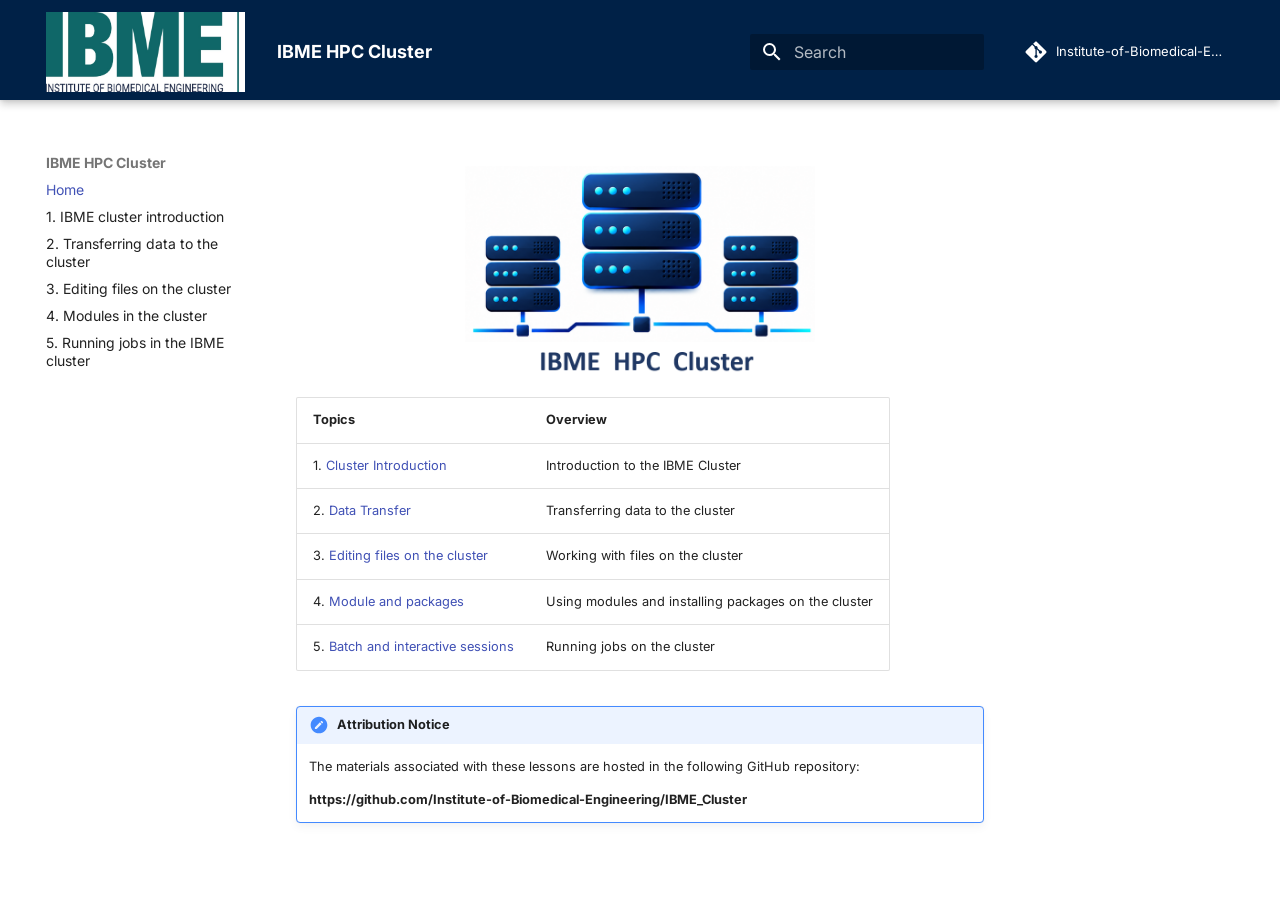
<file: index.html>
<!doctype html>
<html lang="en" class="no-js">
  <head>
    
      <meta charset="utf-8">
      <meta name="viewport" content="width=device-width,initial-scale=1">
      
      
        <meta name="author" content="Institute of Biomedical Engineering, University of Oxford">
      
      
        <link rel="canonical" href="https://mydomain.org/IBME_Cluster/">
      
      
      
        <link rel="next" href="1_Cluster_introduction/">
      
      
        
      
      
      <link rel="icon" href="assets/images/favicon.png">
      <meta name="generator" content="mkdocs-1.6.1, mkdocs-material-9.7.6">
    
    
      
        <title>IBME HPC Cluster</title>
      
    
    
      <link rel="stylesheet" href="assets/stylesheets/main.484c7ddc.min.css">
      
      


    
    
      
    
    
      
        
        
        <link rel="preconnect" href="https://fonts.gstatic.com" crossorigin>
        <link rel="stylesheet" href="https://fonts.googleapis.com/css?family=Inter:300,300i,400,400i,700,700i%7CFira+Code:400,400i,700,700i&display=fallback">
        <style>:root{--md-text-font:"Inter";--md-code-font:"Fira Code"}</style>
      
    
    
      <link rel="stylesheet" href="stylesheets/extra.css">
    
    <script>__md_scope=new URL(".",location),__md_hash=e=>[...e].reduce(((e,_)=>(e<<5)-e+_.charCodeAt(0)),0),__md_get=(e,_=localStorage,t=__md_scope)=>JSON.parse(_.getItem(t.pathname+"."+e)),__md_set=(e,_,t=localStorage,a=__md_scope)=>{try{t.setItem(a.pathname+"."+e,JSON.stringify(_))}catch(e){}}</script>
    
      

    
    
  </head>
  
  
    <body dir="ltr">
  
    
    <input class="md-toggle" data-md-toggle="drawer" type="checkbox" id="__drawer" autocomplete="off">
    <input class="md-toggle" data-md-toggle="search" type="checkbox" id="__search" autocomplete="off">
    <label class="md-overlay" for="__drawer"></label>
    <div data-md-component="skip">
      
    </div>
    <div data-md-component="announce">
      
    </div>
    
    
      

  

<header class="md-header md-header--shadow" data-md-component="header">
  <nav class="md-header__inner md-grid" aria-label="Header">
    <a href="." title="IBME HPC Cluster" class="md-header__button md-logo" aria-label="IBME HPC Cluster" data-md-component="logo">
      
  <img src="images/IBME_OU_logo.jpg" alt="logo">

    </a>
    <label class="md-header__button md-icon" for="__drawer">
      
      <svg xmlns="http://www.w3.org/2000/svg" viewBox="0 0 24 24"><path d="M3 6h18v2H3zm0 5h18v2H3zm0 5h18v2H3z"/></svg>
    </label>
    <div class="md-header__title" data-md-component="header-title">
      <div class="md-header__ellipsis">
        <div class="md-header__topic">
          <span class="md-ellipsis">
            IBME HPC Cluster
          </span>
        </div>
        <div class="md-header__topic" data-md-component="header-topic">
          <span class="md-ellipsis">
            
              Home
            
          </span>
        </div>
      </div>
    </div>
    
    
      <script>var palette=__md_get("__palette");if(palette&&palette.color){if("(prefers-color-scheme)"===palette.color.media){var media=matchMedia("(prefers-color-scheme: light)"),input=document.querySelector(media.matches?"[data-md-color-media='(prefers-color-scheme: light)']":"[data-md-color-media='(prefers-color-scheme: dark)']");palette.color.media=input.getAttribute("data-md-color-media"),palette.color.scheme=input.getAttribute("data-md-color-scheme"),palette.color.primary=input.getAttribute("data-md-color-primary"),palette.color.accent=input.getAttribute("data-md-color-accent")}for(var[key,value]of Object.entries(palette.color))document.body.setAttribute("data-md-color-"+key,value)}</script>
    
    
    
      
      
        <label class="md-header__button md-icon" for="__search">
          
          <svg xmlns="http://www.w3.org/2000/svg" viewBox="0 0 24 24"><path d="M9.5 3A6.5 6.5 0 0 1 16 9.5c0 1.61-.59 3.09-1.56 4.23l.27.27h.79l5 5-1.5 1.5-5-5v-.79l-.27-.27A6.52 6.52 0 0 1 9.5 16 6.5 6.5 0 0 1 3 9.5 6.5 6.5 0 0 1 9.5 3m0 2C7 5 5 7 5 9.5S7 14 9.5 14 14 12 14 9.5 12 5 9.5 5"/></svg>
        </label>
        <div class="md-search" data-md-component="search" role="dialog">
  <label class="md-search__overlay" for="__search"></label>
  <div class="md-search__inner" role="search">
    <form class="md-search__form" name="search">
      <input type="text" class="md-search__input" name="query" aria-label="Search" placeholder="Search" autocapitalize="off" autocorrect="off" autocomplete="off" spellcheck="false" data-md-component="search-query" required>
      <label class="md-search__icon md-icon" for="__search">
        
        <svg xmlns="http://www.w3.org/2000/svg" viewBox="0 0 24 24"><path d="M9.5 3A6.5 6.5 0 0 1 16 9.5c0 1.61-.59 3.09-1.56 4.23l.27.27h.79l5 5-1.5 1.5-5-5v-.79l-.27-.27A6.52 6.52 0 0 1 9.5 16 6.5 6.5 0 0 1 3 9.5 6.5 6.5 0 0 1 9.5 3m0 2C7 5 5 7 5 9.5S7 14 9.5 14 14 12 14 9.5 12 5 9.5 5"/></svg>
        
        <svg xmlns="http://www.w3.org/2000/svg" viewBox="0 0 24 24"><path d="M20 11v2H8l5.5 5.5-1.42 1.42L4.16 12l7.92-7.92L13.5 5.5 8 11z"/></svg>
      </label>
      <nav class="md-search__options" aria-label="Search">
        
        <button type="reset" class="md-search__icon md-icon" title="Clear" aria-label="Clear" tabindex="-1">
          
          <svg xmlns="http://www.w3.org/2000/svg" viewBox="0 0 24 24"><path d="M19 6.41 17.59 5 12 10.59 6.41 5 5 6.41 10.59 12 5 17.59 6.41 19 12 13.41 17.59 19 19 17.59 13.41 12z"/></svg>
        </button>
      </nav>
      
    </form>
    <div class="md-search__output">
      <div class="md-search__scrollwrap" tabindex="0" data-md-scrollfix>
        <div class="md-search-result" data-md-component="search-result">
          <div class="md-search-result__meta">
            Initializing search
          </div>
          <ol class="md-search-result__list" role="presentation"></ol>
        </div>
      </div>
    </div>
  </div>
</div>
      
    
    
      <div class="md-header__source">
        <a href="https://github.com/Institute-of-Biomedical-Engineering/IBME_Cluster" title="Go to repository" class="md-source" data-md-component="source">
  <div class="md-source__icon md-icon">
    
    <svg xmlns="http://www.w3.org/2000/svg" viewBox="0 0 448 512"><!--! Font Awesome Free 7.1.0 by @fontawesome - https://fontawesome.com License - https://fontawesome.com/license/free (Icons: CC BY 4.0, Fonts: SIL OFL 1.1, Code: MIT License) Copyright 2025 Fonticons, Inc.--><path d="M439.6 236.1 244 40.5c-5.4-5.5-12.8-8.5-20.4-8.5s-15 3-20.4 8.4L162.5 81l51.5 51.5c27.1-9.1 52.7 16.8 43.4 43.7l49.7 49.7c34.2-11.8 61.2 31 35.5 56.7-26.5 26.5-70.2-2.9-56-37.3L240.3 199v121.9c25.3 12.5 22.3 41.8 9.1 55-6.4 6.4-15.2 10.1-24.3 10.1s-17.8-3.6-24.3-10.1c-17.6-17.6-11.1-46.9 11.2-56v-123c-20.8-8.5-24.6-30.7-18.6-45L142.6 101 8.5 235.1C3 240.6 0 247.9 0 255.5s3 15 8.5 20.4l195.6 195.7c5.4 5.4 12.7 8.4 20.4 8.4s15-3 20.4-8.4l194.7-194.7c5.4-5.4 8.4-12.8 8.4-20.4s-3-15-8.4-20.4"/></svg>
  </div>
  <div class="md-source__repository">
    Institute-of-Biomedical-Engineering/Training_Linux_CLI
  </div>
</a>
      </div>
    
  </nav>
  
</header>
    
    <div class="md-container" data-md-component="container">
      
      
        
          
        
      
      <main class="md-main" data-md-component="main">
        <div class="md-main__inner md-grid">
          
            
              
              <div class="md-sidebar md-sidebar--primary" data-md-component="sidebar" data-md-type="navigation" >
                <div class="md-sidebar__scrollwrap">
                  <div class="md-sidebar__inner">
                    



<nav class="md-nav md-nav--primary" aria-label="Navigation" data-md-level="0">
  <label class="md-nav__title" for="__drawer">
    <a href="." title="IBME HPC Cluster" class="md-nav__button md-logo" aria-label="IBME HPC Cluster" data-md-component="logo">
      
  <img src="images/IBME_OU_logo.jpg" alt="logo">

    </a>
    IBME HPC Cluster
  </label>
  
    <div class="md-nav__source">
      <a href="https://github.com/Institute-of-Biomedical-Engineering/IBME_Cluster" title="Go to repository" class="md-source" data-md-component="source">
  <div class="md-source__icon md-icon">
    
    <svg xmlns="http://www.w3.org/2000/svg" viewBox="0 0 448 512"><!--! Font Awesome Free 7.1.0 by @fontawesome - https://fontawesome.com License - https://fontawesome.com/license/free (Icons: CC BY 4.0, Fonts: SIL OFL 1.1, Code: MIT License) Copyright 2025 Fonticons, Inc.--><path d="M439.6 236.1 244 40.5c-5.4-5.5-12.8-8.5-20.4-8.5s-15 3-20.4 8.4L162.5 81l51.5 51.5c27.1-9.1 52.7 16.8 43.4 43.7l49.7 49.7c34.2-11.8 61.2 31 35.5 56.7-26.5 26.5-70.2-2.9-56-37.3L240.3 199v121.9c25.3 12.5 22.3 41.8 9.1 55-6.4 6.4-15.2 10.1-24.3 10.1s-17.8-3.6-24.3-10.1c-17.6-17.6-11.1-46.9 11.2-56v-123c-20.8-8.5-24.6-30.7-18.6-45L142.6 101 8.5 235.1C3 240.6 0 247.9 0 255.5s3 15 8.5 20.4l195.6 195.7c5.4 5.4 12.7 8.4 20.4 8.4s15-3 20.4-8.4l194.7-194.7c5.4-5.4 8.4-12.8 8.4-20.4s-3-15-8.4-20.4"/></svg>
  </div>
  <div class="md-source__repository">
    Institute-of-Biomedical-Engineering/Training_Linux_CLI
  </div>
</a>
    </div>
  
  <ul class="md-nav__list" data-md-scrollfix>
    
      
      
  
  
    
  
  
  
    <li class="md-nav__item md-nav__item--active">
      
      <input class="md-nav__toggle md-toggle" type="checkbox" id="__toc">
      
      
      
      <a href="." class="md-nav__link md-nav__link--active">
        
  
  
  <span class="md-ellipsis">
    
  
    Home
  

    
  </span>
  
  

      </a>
      
    </li>
  

    
      
      
  
  
  
  
    <li class="md-nav__item">
      <a href="1_Cluster_introduction/" class="md-nav__link">
        
  
  
  <span class="md-ellipsis">
    
  
    1. IBME cluster introduction
  

    
  </span>
  
  

      </a>
    </li>
  

    
      
      
  
  
  
  
    <li class="md-nav__item">
      <a href="2_Transferring_files_to_remote_machine/" class="md-nav__link">
        
  
  
  <span class="md-ellipsis">
    
  
    2. Transferring data to the cluster
  

    
  </span>
  
  

      </a>
    </li>
  

    
      
      
  
  
  
  
    <li class="md-nav__item">
      <a href="3_Editing_files/" class="md-nav__link">
        
  
  
  <span class="md-ellipsis">
    
  
    3. Editing files on the cluster
  

    
  </span>
  
  

      </a>
    </li>
  

    
      
      
  
  
  
  
    <li class="md-nav__item">
      <a href="4_Modules_packages/" class="md-nav__link">
        
  
  
  <span class="md-ellipsis">
    
  
    4. Modules in the cluster
  

    
  </span>
  
  

      </a>
    </li>
  

    
      
      
  
  
  
  
    <li class="md-nav__item">
      <a href="5_Sessions/" class="md-nav__link">
        
  
  
  <span class="md-ellipsis">
    
  
    5. Running jobs in the IBME cluster
  

    
  </span>
  
  

      </a>
    </li>
  

    
  </ul>
</nav>
                  </div>
                </div>
              </div>
            
            
              
              <div class="md-sidebar md-sidebar--secondary" data-md-component="sidebar" data-md-type="toc" >
                <div class="md-sidebar__scrollwrap">
                  <div class="md-sidebar__inner">
                    

<nav class="md-nav md-nav--secondary" aria-label="Table of contents">
  
  
  
  
</nav>
                  </div>
                </div>
              </div>
            
          
          
            <div class="md-content" data-md-component="content">
              
              <article class="md-content__inner md-typeset">
                
                  


  
  


<!-- <div class="hero">
  <img src="images/IBME_Eng_OxUni.jpg" alt="IBME Logo" class="hero-logo">

  <div class="hero-text">
    <h1>Introduction to Linux Command Line</h1>
    <p>Institute of Biomedical Engineering, University of Oxford</p>
  </div>
</div> -->

<p align="center">
    <img src="./images/Linux_intro.png" width="350">
</p>

<table>
<thead>
<tr>
<th style="text-align: left;"><strong>Topics</strong></th>
<th style="text-align: left;"><strong>Overview</strong></th>
</tr>
</thead>
<tbody>
<tr>
<td style="text-align: left;">1. <a href="1_Cluster_introduction/">Cluster Introduction</a></td>
<td style="text-align: left;">Introduction to the IBME Cluster</td>
</tr>
<tr>
<td style="text-align: left;">2. <a href="2_Transferring_files_to_remote_machine/">Data Transfer</a></td>
<td style="text-align: left;">Transferring data to the cluster</td>
</tr>
<tr>
<td style="text-align: left;">3. <a href="3_Editing_files/">Editing files on the cluster</a></td>
<td style="text-align: left;">Working with files on the cluster</td>
</tr>
<tr>
<td style="text-align: left;">4. <a href="./4_Modules_packages">Module and packages</a></td>
<td style="text-align: left;">Using modules and installing packages on the cluster</td>
</tr>
<tr>
<td style="text-align: left;">5. <a href="5_Sessions/">Batch and interactive sessions</a></td>
<td style="text-align: left;">Running jobs on the cluster</td>
</tr>
</tbody>
</table>
<div class="admonition copyright">
<p class="admonition-title">Attribution Notice</p>
<p>The materials associated with these lessons are hosted in the following GitHub repository:</p>
<p><strong>https://github.com/Institute-of-Biomedical-Engineering/IBME_Cluster</strong></p>
</div>












                
              </article>
            </div>
          
          
<script>var target=document.getElementById(location.hash.slice(1));target&&target.name&&(target.checked=target.name.startsWith("__tabbed_"))</script>
        </div>
        
          <button type="button" class="md-top md-icon" data-md-component="top" hidden>
  
  <svg xmlns="http://www.w3.org/2000/svg" viewBox="0 0 24 24"><path d="M13 20h-2V8l-5.5 5.5-1.42-1.42L12 4.16l7.92 7.92-1.42 1.42L13 8z"/></svg>
  Back to top
</button>
        
      </main>
      
        <footer class="md-footer">
  
    
      
      <nav class="md-footer__inner md-grid" aria-label="Footer" >
        
        
          
          <a href="1_Cluster_introduction/" class="md-footer__link md-footer__link--next" aria-label="Next: 1. IBME cluster introduction">
            <div class="md-footer__title">
              <span class="md-footer__direction">
                Next
              </span>
              <div class="md-ellipsis">
                1. IBME cluster introduction
              </div>
            </div>
            <div class="md-footer__button md-icon">
              
              <svg xmlns="http://www.w3.org/2000/svg" viewBox="0 0 24 24"><path d="M4 11v2h12l-5.5 5.5 1.42 1.42L19.84 12l-7.92-7.92L10.5 5.5 16 11z"/></svg>
            </div>
          </a>
        
      </nav>
    
  
  <div class="md-footer-meta md-typeset">
    <div class="md-footer-meta__inner md-grid">
      <div class="md-copyright">
  
  
    Made with
    <a href="https://squidfunk.github.io/mkdocs-material/" target="_blank" rel="noopener">
      Material for MkDocs
    </a>
  
</div>
      
    </div>
  </div>
</footer>
      
    </div>
    <div class="md-dialog" data-md-component="dialog">
      <div class="md-dialog__inner md-typeset"></div>
    </div>
    
    
    
      
      
      <script id="__config" type="application/json">{"annotate": null, "base": ".", "features": ["navigation.tracking", "navigation.sections", "navigation.expand", "navigation.top", "navigation.footer", "content.code.copy", "content.code.annotate"], "search": "assets/javascripts/workers/search.2c215733.min.js", "tags": null, "translations": {"clipboard.copied": "Copied to clipboard", "clipboard.copy": "Copy to clipboard", "search.result.more.one": "1 more on this page", "search.result.more.other": "# more on this page", "search.result.none": "No matching documents", "search.result.one": "1 matching document", "search.result.other": "# matching documents", "search.result.placeholder": "Type to start searching", "search.result.term.missing": "Missing", "select.version": "Select version"}, "version": null}</script>
    
    
      <script src="assets/javascripts/bundle.79ae519e.min.js"></script>
      
    
  </body>
</html>
</file>
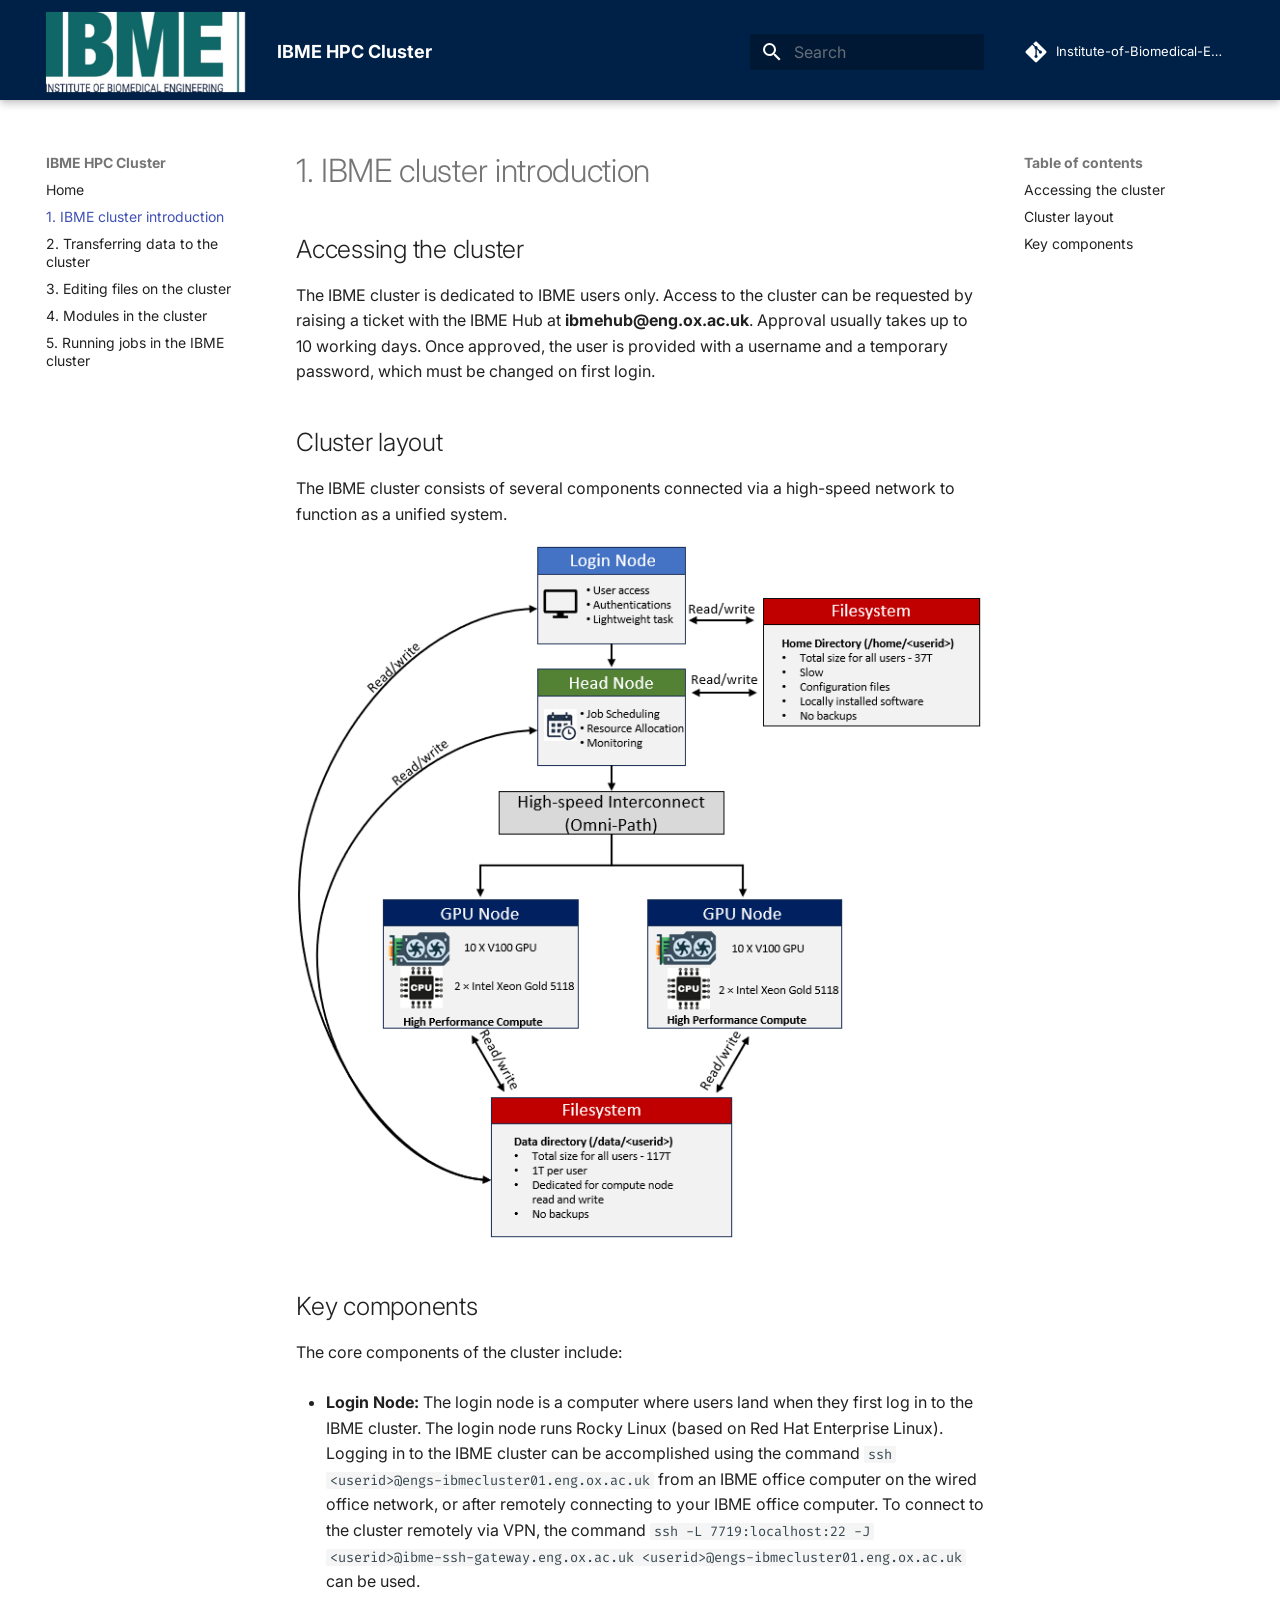
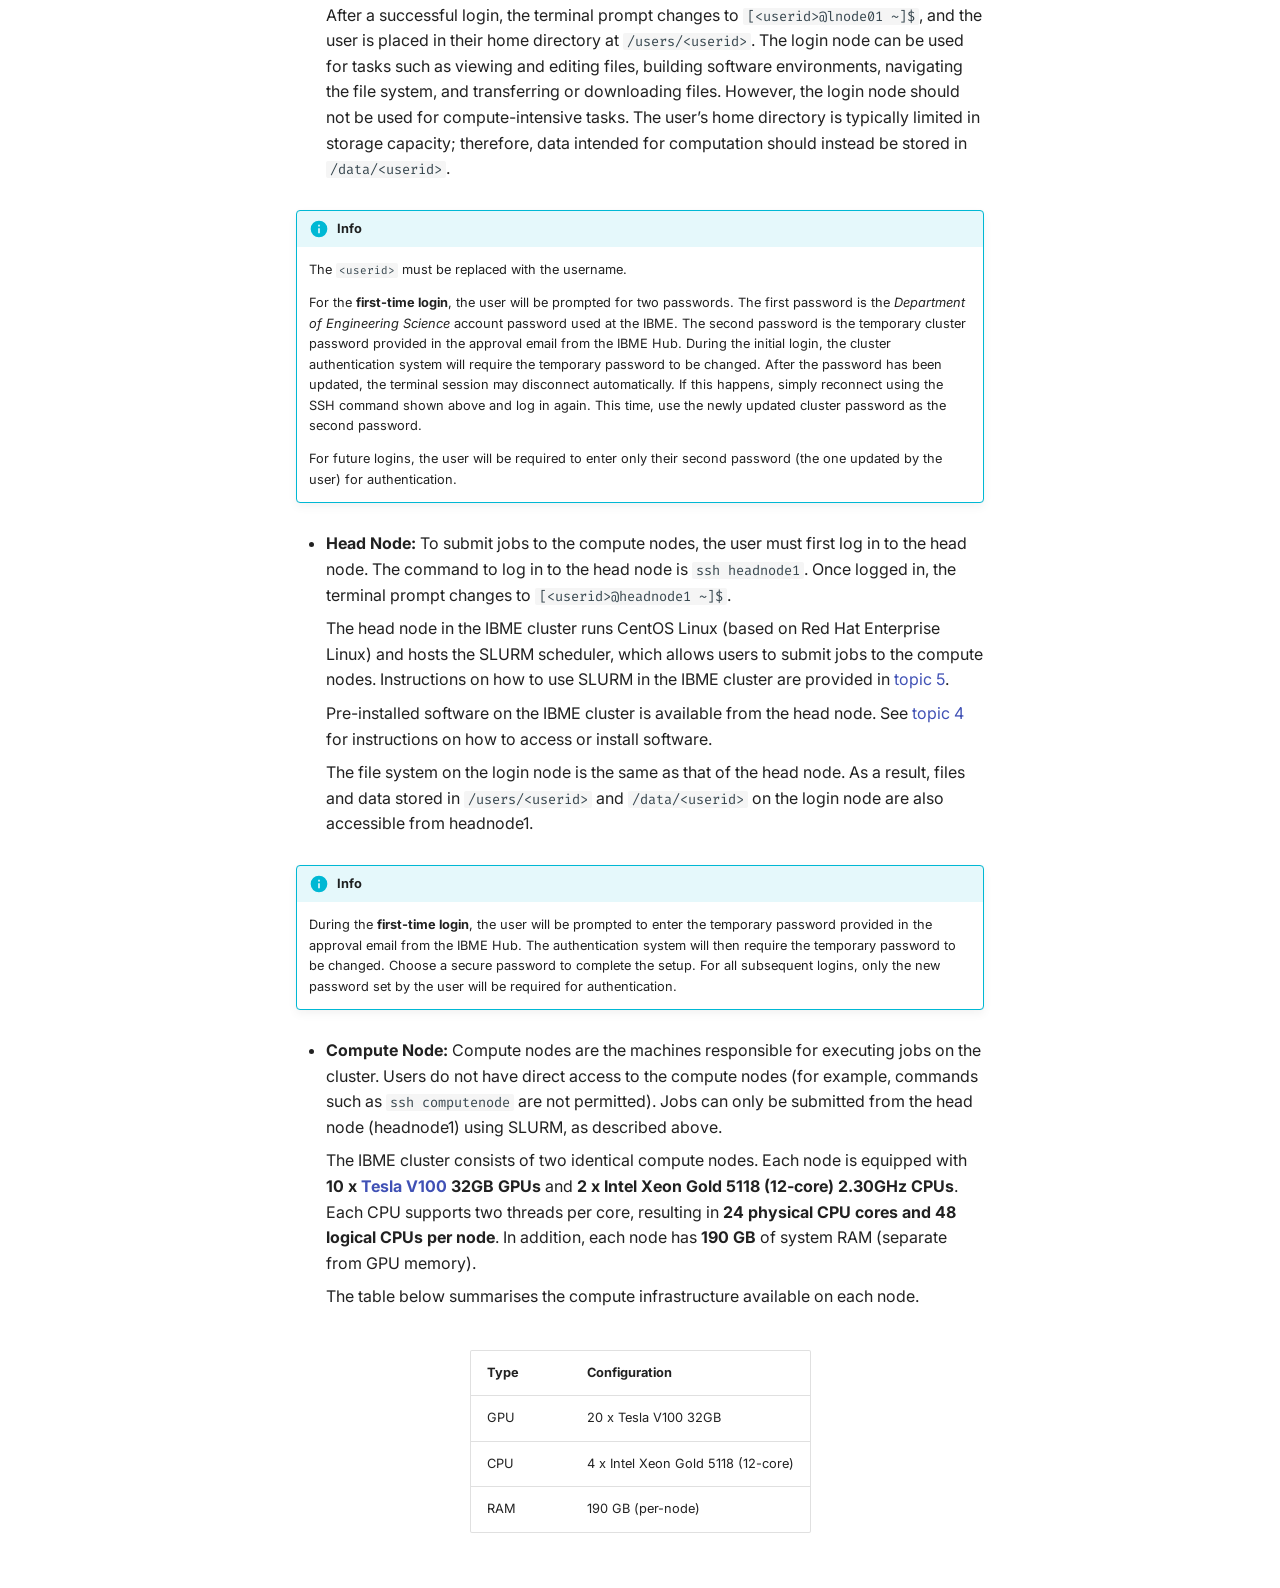
<file: 1_Cluster_introduction/index.html>
<!doctype html>
<html lang="en" class="no-js">
  <head>
    
      <meta charset="utf-8">
      <meta name="viewport" content="width=device-width,initial-scale=1">
      
      
        <meta name="author" content="Institute of Biomedical Engineering, University of Oxford">
      
      
        <link rel="canonical" href="https://mydomain.org/IBME_Cluster/1_Cluster_introduction/">
      
      
        <link rel="prev" href="..">
      
      
        <link rel="next" href="../2_Transferring_files_to_remote_machine/">
      
      
        
      
      
      <link rel="icon" href="../assets/images/favicon.png">
      <meta name="generator" content="mkdocs-1.6.1, mkdocs-material-9.7.6">
    
    
      
        <title>1. IBME cluster introduction - IBME HPC Cluster</title>
      
    
    
      <link rel="stylesheet" href="../assets/stylesheets/main.484c7ddc.min.css">
      
      


    
    
      
    
    
      
        
        
        <link rel="preconnect" href="https://fonts.gstatic.com" crossorigin>
        <link rel="stylesheet" href="https://fonts.googleapis.com/css?family=Inter:300,300i,400,400i,700,700i%7CFira+Code:400,400i,700,700i&display=fallback">
        <style>:root{--md-text-font:"Inter";--md-code-font:"Fira Code"}</style>
      
    
    
      <link rel="stylesheet" href="../stylesheets/extra.css">
    
    <script>__md_scope=new URL("..",location),__md_hash=e=>[...e].reduce(((e,_)=>(e<<5)-e+_.charCodeAt(0)),0),__md_get=(e,_=localStorage,t=__md_scope)=>JSON.parse(_.getItem(t.pathname+"."+e)),__md_set=(e,_,t=localStorage,a=__md_scope)=>{try{t.setItem(a.pathname+"."+e,JSON.stringify(_))}catch(e){}}</script>
    
      

    
    
  </head>
  
  
    <body dir="ltr">
  
    
    <input class="md-toggle" data-md-toggle="drawer" type="checkbox" id="__drawer" autocomplete="off">
    <input class="md-toggle" data-md-toggle="search" type="checkbox" id="__search" autocomplete="off">
    <label class="md-overlay" for="__drawer"></label>
    <div data-md-component="skip">
      
        
        <a href="#1-ibme-cluster-introduction" class="md-skip">
          Skip to content
        </a>
      
    </div>
    <div data-md-component="announce">
      
    </div>
    
    
      

  

<header class="md-header md-header--shadow" data-md-component="header">
  <nav class="md-header__inner md-grid" aria-label="Header">
    <a href=".." title="IBME HPC Cluster" class="md-header__button md-logo" aria-label="IBME HPC Cluster" data-md-component="logo">
      
  <img src="../images/IBME_OU_logo.jpg" alt="logo">

    </a>
    <label class="md-header__button md-icon" for="__drawer">
      
      <svg xmlns="http://www.w3.org/2000/svg" viewBox="0 0 24 24"><path d="M3 6h18v2H3zm0 5h18v2H3zm0 5h18v2H3z"/></svg>
    </label>
    <div class="md-header__title" data-md-component="header-title">
      <div class="md-header__ellipsis">
        <div class="md-header__topic">
          <span class="md-ellipsis">
            IBME HPC Cluster
          </span>
        </div>
        <div class="md-header__topic" data-md-component="header-topic">
          <span class="md-ellipsis">
            
              1. IBME cluster introduction
            
          </span>
        </div>
      </div>
    </div>
    
    
      <script>var palette=__md_get("__palette");if(palette&&palette.color){if("(prefers-color-scheme)"===palette.color.media){var media=matchMedia("(prefers-color-scheme: light)"),input=document.querySelector(media.matches?"[data-md-color-media='(prefers-color-scheme: light)']":"[data-md-color-media='(prefers-color-scheme: dark)']");palette.color.media=input.getAttribute("data-md-color-media"),palette.color.scheme=input.getAttribute("data-md-color-scheme"),palette.color.primary=input.getAttribute("data-md-color-primary"),palette.color.accent=input.getAttribute("data-md-color-accent")}for(var[key,value]of Object.entries(palette.color))document.body.setAttribute("data-md-color-"+key,value)}</script>
    
    
    
      
      
        <label class="md-header__button md-icon" for="__search">
          
          <svg xmlns="http://www.w3.org/2000/svg" viewBox="0 0 24 24"><path d="M9.5 3A6.5 6.5 0 0 1 16 9.5c0 1.61-.59 3.09-1.56 4.23l.27.27h.79l5 5-1.5 1.5-5-5v-.79l-.27-.27A6.52 6.52 0 0 1 9.5 16 6.5 6.5 0 0 1 3 9.5 6.5 6.5 0 0 1 9.5 3m0 2C7 5 5 7 5 9.5S7 14 9.5 14 14 12 14 9.5 12 5 9.5 5"/></svg>
        </label>
        <div class="md-search" data-md-component="search" role="dialog">
  <label class="md-search__overlay" for="__search"></label>
  <div class="md-search__inner" role="search">
    <form class="md-search__form" name="search">
      <input type="text" class="md-search__input" name="query" aria-label="Search" placeholder="Search" autocapitalize="off" autocorrect="off" autocomplete="off" spellcheck="false" data-md-component="search-query" required>
      <label class="md-search__icon md-icon" for="__search">
        
        <svg xmlns="http://www.w3.org/2000/svg" viewBox="0 0 24 24"><path d="M9.5 3A6.5 6.5 0 0 1 16 9.5c0 1.61-.59 3.09-1.56 4.23l.27.27h.79l5 5-1.5 1.5-5-5v-.79l-.27-.27A6.52 6.52 0 0 1 9.5 16 6.5 6.5 0 0 1 3 9.5 6.5 6.5 0 0 1 9.5 3m0 2C7 5 5 7 5 9.5S7 14 9.5 14 14 12 14 9.5 12 5 9.5 5"/></svg>
        
        <svg xmlns="http://www.w3.org/2000/svg" viewBox="0 0 24 24"><path d="M20 11v2H8l5.5 5.5-1.42 1.42L4.16 12l7.92-7.92L13.5 5.5 8 11z"/></svg>
      </label>
      <nav class="md-search__options" aria-label="Search">
        
        <button type="reset" class="md-search__icon md-icon" title="Clear" aria-label="Clear" tabindex="-1">
          
          <svg xmlns="http://www.w3.org/2000/svg" viewBox="0 0 24 24"><path d="M19 6.41 17.59 5 12 10.59 6.41 5 5 6.41 10.59 12 5 17.59 6.41 19 12 13.41 17.59 19 19 17.59 13.41 12z"/></svg>
        </button>
      </nav>
      
    </form>
    <div class="md-search__output">
      <div class="md-search__scrollwrap" tabindex="0" data-md-scrollfix>
        <div class="md-search-result" data-md-component="search-result">
          <div class="md-search-result__meta">
            Initializing search
          </div>
          <ol class="md-search-result__list" role="presentation"></ol>
        </div>
      </div>
    </div>
  </div>
</div>
      
    
    
      <div class="md-header__source">
        <a href="https://github.com/Institute-of-Biomedical-Engineering/IBME_Cluster" title="Go to repository" class="md-source" data-md-component="source">
  <div class="md-source__icon md-icon">
    
    <svg xmlns="http://www.w3.org/2000/svg" viewBox="0 0 448 512"><!--! Font Awesome Free 7.1.0 by @fontawesome - https://fontawesome.com License - https://fontawesome.com/license/free (Icons: CC BY 4.0, Fonts: SIL OFL 1.1, Code: MIT License) Copyright 2025 Fonticons, Inc.--><path d="M439.6 236.1 244 40.5c-5.4-5.5-12.8-8.5-20.4-8.5s-15 3-20.4 8.4L162.5 81l51.5 51.5c27.1-9.1 52.7 16.8 43.4 43.7l49.7 49.7c34.2-11.8 61.2 31 35.5 56.7-26.5 26.5-70.2-2.9-56-37.3L240.3 199v121.9c25.3 12.5 22.3 41.8 9.1 55-6.4 6.4-15.2 10.1-24.3 10.1s-17.8-3.6-24.3-10.1c-17.6-17.6-11.1-46.9 11.2-56v-123c-20.8-8.5-24.6-30.7-18.6-45L142.6 101 8.5 235.1C3 240.6 0 247.9 0 255.5s3 15 8.5 20.4l195.6 195.7c5.4 5.4 12.7 8.4 20.4 8.4s15-3 20.4-8.4l194.7-194.7c5.4-5.4 8.4-12.8 8.4-20.4s-3-15-8.4-20.4"/></svg>
  </div>
  <div class="md-source__repository">
    Institute-of-Biomedical-Engineering/Training_Linux_CLI
  </div>
</a>
      </div>
    
  </nav>
  
</header>
    
    <div class="md-container" data-md-component="container">
      
      
        
          
        
      
      <main class="md-main" data-md-component="main">
        <div class="md-main__inner md-grid">
          
            
              
              <div class="md-sidebar md-sidebar--primary" data-md-component="sidebar" data-md-type="navigation" >
                <div class="md-sidebar__scrollwrap">
                  <div class="md-sidebar__inner">
                    



<nav class="md-nav md-nav--primary" aria-label="Navigation" data-md-level="0">
  <label class="md-nav__title" for="__drawer">
    <a href=".." title="IBME HPC Cluster" class="md-nav__button md-logo" aria-label="IBME HPC Cluster" data-md-component="logo">
      
  <img src="../images/IBME_OU_logo.jpg" alt="logo">

    </a>
    IBME HPC Cluster
  </label>
  
    <div class="md-nav__source">
      <a href="https://github.com/Institute-of-Biomedical-Engineering/IBME_Cluster" title="Go to repository" class="md-source" data-md-component="source">
  <div class="md-source__icon md-icon">
    
    <svg xmlns="http://www.w3.org/2000/svg" viewBox="0 0 448 512"><!--! Font Awesome Free 7.1.0 by @fontawesome - https://fontawesome.com License - https://fontawesome.com/license/free (Icons: CC BY 4.0, Fonts: SIL OFL 1.1, Code: MIT License) Copyright 2025 Fonticons, Inc.--><path d="M439.6 236.1 244 40.5c-5.4-5.5-12.8-8.5-20.4-8.5s-15 3-20.4 8.4L162.5 81l51.5 51.5c27.1-9.1 52.7 16.8 43.4 43.7l49.7 49.7c34.2-11.8 61.2 31 35.5 56.7-26.5 26.5-70.2-2.9-56-37.3L240.3 199v121.9c25.3 12.5 22.3 41.8 9.1 55-6.4 6.4-15.2 10.1-24.3 10.1s-17.8-3.6-24.3-10.1c-17.6-17.6-11.1-46.9 11.2-56v-123c-20.8-8.5-24.6-30.7-18.6-45L142.6 101 8.5 235.1C3 240.6 0 247.9 0 255.5s3 15 8.5 20.4l195.6 195.7c5.4 5.4 12.7 8.4 20.4 8.4s15-3 20.4-8.4l194.7-194.7c5.4-5.4 8.4-12.8 8.4-20.4s-3-15-8.4-20.4"/></svg>
  </div>
  <div class="md-source__repository">
    Institute-of-Biomedical-Engineering/Training_Linux_CLI
  </div>
</a>
    </div>
  
  <ul class="md-nav__list" data-md-scrollfix>
    
      
      
  
  
  
  
    <li class="md-nav__item">
      <a href=".." class="md-nav__link">
        
  
  
  <span class="md-ellipsis">
    
  
    Home
  

    
  </span>
  
  

      </a>
    </li>
  

    
      
      
  
  
    
  
  
  
    <li class="md-nav__item md-nav__item--active">
      
      <input class="md-nav__toggle md-toggle" type="checkbox" id="__toc">
      
      
        
      
      
        <label class="md-nav__link md-nav__link--active" for="__toc">
          
  
  
  <span class="md-ellipsis">
    
  
    1. IBME cluster introduction
  

    
  </span>
  
  

          <span class="md-nav__icon md-icon"></span>
        </label>
      
      <a href="./" class="md-nav__link md-nav__link--active">
        
  
  
  <span class="md-ellipsis">
    
  
    1. IBME cluster introduction
  

    
  </span>
  
  

      </a>
      
        

<nav class="md-nav md-nav--secondary" aria-label="Table of contents">
  
  
  
    
  
  
    <label class="md-nav__title" for="__toc">
      <span class="md-nav__icon md-icon"></span>
      Table of contents
    </label>
    <ul class="md-nav__list" data-md-component="toc" data-md-scrollfix>
      
        <li class="md-nav__item">
  <a href="#accessing-the-cluster" class="md-nav__link">
    <span class="md-ellipsis">
      
        Accessing the cluster
      
    </span>
  </a>
  
</li>
      
        <li class="md-nav__item">
  <a href="#cluster-layout" class="md-nav__link">
    <span class="md-ellipsis">
      
        Cluster layout
      
    </span>
  </a>
  
</li>
      
        <li class="md-nav__item">
  <a href="#key-components" class="md-nav__link">
    <span class="md-ellipsis">
      
        Key components
      
    </span>
  </a>
  
</li>
      
    </ul>
  
</nav>
      
    </li>
  

    
      
      
  
  
  
  
    <li class="md-nav__item">
      <a href="../2_Transferring_files_to_remote_machine/" class="md-nav__link">
        
  
  
  <span class="md-ellipsis">
    
  
    2. Transferring data to the cluster
  

    
  </span>
  
  

      </a>
    </li>
  

    
      
      
  
  
  
  
    <li class="md-nav__item">
      <a href="../3_Editing_files/" class="md-nav__link">
        
  
  
  <span class="md-ellipsis">
    
  
    3. Editing files on the cluster
  

    
  </span>
  
  

      </a>
    </li>
  

    
      
      
  
  
  
  
    <li class="md-nav__item">
      <a href="../4_Modules_packages/" class="md-nav__link">
        
  
  
  <span class="md-ellipsis">
    
  
    4. Modules in the cluster
  

    
  </span>
  
  

      </a>
    </li>
  

    
      
      
  
  
  
  
    <li class="md-nav__item">
      <a href="../5_Sessions/" class="md-nav__link">
        
  
  
  <span class="md-ellipsis">
    
  
    5. Running jobs in the IBME cluster
  

    
  </span>
  
  

      </a>
    </li>
  

    
  </ul>
</nav>
                  </div>
                </div>
              </div>
            
            
              
              <div class="md-sidebar md-sidebar--secondary" data-md-component="sidebar" data-md-type="toc" >
                <div class="md-sidebar__scrollwrap">
                  <div class="md-sidebar__inner">
                    

<nav class="md-nav md-nav--secondary" aria-label="Table of contents">
  
  
  
    
  
  
    <label class="md-nav__title" for="__toc">
      <span class="md-nav__icon md-icon"></span>
      Table of contents
    </label>
    <ul class="md-nav__list" data-md-component="toc" data-md-scrollfix>
      
        <li class="md-nav__item">
  <a href="#accessing-the-cluster" class="md-nav__link">
    <span class="md-ellipsis">
      
        Accessing the cluster
      
    </span>
  </a>
  
</li>
      
        <li class="md-nav__item">
  <a href="#cluster-layout" class="md-nav__link">
    <span class="md-ellipsis">
      
        Cluster layout
      
    </span>
  </a>
  
</li>
      
        <li class="md-nav__item">
  <a href="#key-components" class="md-nav__link">
    <span class="md-ellipsis">
      
        Key components
      
    </span>
  </a>
  
</li>
      
    </ul>
  
</nav>
                  </div>
                </div>
              </div>
            
          
          
            <div class="md-content" data-md-component="content">
              
              <article class="md-content__inner md-typeset">
                
                  


  
  


<h1 id="1-ibme-cluster-introduction">1. IBME cluster introduction</h1>
<h2 id="accessing-the-cluster">Accessing the cluster</h2>
<p>The IBME cluster is dedicated to IBME users only. Access to the cluster can be requested by raising a ticket with the IBME Hub at <strong>ibmehub@eng.ox.ac.uk</strong>. Approval usually takes up to 10 working days. Once approved, the user is provided with a username and a temporary password, which must be changed on first login.</p>
<h2 id="cluster-layout">Cluster layout</h2>
<p>The IBME cluster consists of several components connected via a high-speed network to function as a unified system.</p>
<p align="center">
    <img src="../images/IBME Cluster.png" width="720">
</p>

<h2 id="key-components">Key components</h2>
<p>The core components of the cluster include:</p>
<ul>
<li>
<p><strong>Login Node:</strong> The login node is a computer where users land when they first log in to the IBME cluster. The login node runs Rocky Linux (based on Red Hat Enterprise Linux). Logging in to the IBME cluster can be accomplished using the command <code>ssh &lt;userid&gt;@engs-ibmecluster01.eng.ox.ac.uk</code> from an IBME office computer on the wired office network, or after remotely connecting to your IBME office computer. To connect to the cluster remotely via VPN, the command <code>ssh -L 7719:localhost:22 -J &lt;userid&gt;@ibme-ssh-gateway.eng.ox.ac.uk &lt;userid&gt;@engs-ibmecluster01.eng.ox.ac.uk</code> can be used.</p>
<p>After a successful login, the terminal prompt changes to <code>[&lt;userid&gt;@lnode01 ~]$</code>, and the user is placed in their home directory at <code>/users/&lt;userid&gt;</code>. The login node can be used for tasks such as viewing and editing files, building software environments, navigating the file system, and transferring or downloading files. However, the login node should not be used for compute-intensive tasks. The user’s home directory is typically limited in storage capacity; therefore, data intended for computation should instead be stored in <code>/data/&lt;userid&gt;</code>.</p>
</li>
</ul>
<div class="admonition info">
<p class="admonition-title">Info</p>
<p>The <code>&lt;userid&gt;</code> must be replaced with the username.</p>
<p>For the <strong>first-time login</strong>, the user will be prompted for two passwords. The first password is the <em>Department of Engineering Science</em> account password used at the IBME. The second password is the temporary cluster password provided in the approval email from the IBME Hub. During the initial login, the cluster authentication system will require the temporary password to be changed. After the password has been updated, the terminal session may disconnect automatically. If this happens, simply reconnect using the SSH command shown above and log in again. This time, use the newly updated cluster password as the second password.</p>
<p>For future logins, the user will be required to enter only their second password (the one updated by the user) for authentication.</p>
</div>
<ul>
<li>
<p><strong>Head Node:</strong> To submit jobs to the compute nodes, the user must first log in to the head node. The command to log in to the head node is <code>ssh headnode1</code>. Once logged in, the terminal prompt changes to <code>[&lt;userid&gt;@headnode1 ~]$</code>.</p>
<p>The head node in the IBME cluster runs CentOS Linux (based on Red Hat Enterprise Linux) and hosts the SLURM scheduler, which allows users to submit jobs to the compute nodes. Instructions on how to use SLURM in the IBME cluster are provided in <a href="https://institute-of-biomedical-engineering.github.io/IBME_Cluster/5_Sessions/">topic 5</a>.</p>
<p>Pre-installed software on the IBME cluster is available from the head node. See <a href="https://institute-of-biomedical-engineering.github.io/IBME_Cluster/4_Modules_packages/">topic 4</a> for instructions on how to access or install software.</p>
<p>The file system on the login node is the same as that of the head node. As a result, files and data stored in <code>/users/&lt;userid&gt;</code> and <code>/data/&lt;userid&gt;</code> on the login node are also accessible from headnode1.</p>
</li>
</ul>
<div class="admonition info">
<p class="admonition-title">Info</p>
<p>During the <strong>first-time login</strong>, the user will be prompted to enter the temporary password provided in the approval email from the IBME Hub. The authentication system will then require the temporary password to be changed. Choose a secure password to complete the setup. For all subsequent logins, only the new password set by the user will be required for authentication.</p>
</div>
<ul>
<li>
<p><strong>Compute Node:</strong> Compute nodes are the machines responsible for executing jobs on the cluster. Users do not have direct access to the compute nodes (for example, commands such as <code>ssh computenode</code> are not permitted). Jobs can only be submitted from the head node (headnode1) using SLURM, as described above.</p>
<p>The IBME cluster consists of two identical compute nodes. Each node is equipped with <strong>10 x <a href="https://www.nvidia.com/en-gb/data-center/tesla-v100/">Tesla V100</a> 32GB GPUs</strong> and <strong>2 x Intel Xeon Gold 5118 (12-core) 2.30GHz CPUs</strong>. Each CPU supports two threads per core, resulting in <strong>24 physical CPU cores and 48 logical CPUs per node</strong>. In addition, each node has <strong>190 GB</strong> of system RAM (separate from GPU memory).</p>
<p>The table below summarises the compute infrastructure available on each node.</p>
</li>
</ul>
<div style="display: flex; justify-content: center;">
<table>
<thead>
<tr>
<th style="text-align: left;"><strong>Type</strong></th>
<th style="text-align: left;"><strong>Configuration</strong></th>
</tr>
</thead>
<tbody>
<tr>
<td style="text-align: left;">GPU</td>
<td style="text-align: left;">20 x Tesla V100 32GB</td>
</tr>
<tr>
<td style="text-align: left;">CPU</td>
<td style="text-align: left;">4 x Intel Xeon Gold 5118 (12-core)</td>
</tr>
<tr>
<td style="text-align: left;">RAM</td>
<td style="text-align: left;">190 GB (per-node)</td>
</tr>
</tbody>
</table>
</div>












                
              </article>
            </div>
          
          
<script>var target=document.getElementById(location.hash.slice(1));target&&target.name&&(target.checked=target.name.startsWith("__tabbed_"))</script>
        </div>
        
          <button type="button" class="md-top md-icon" data-md-component="top" hidden>
  
  <svg xmlns="http://www.w3.org/2000/svg" viewBox="0 0 24 24"><path d="M13 20h-2V8l-5.5 5.5-1.42-1.42L12 4.16l7.92 7.92-1.42 1.42L13 8z"/></svg>
  Back to top
</button>
        
      </main>
      
        <footer class="md-footer">
  
    
      
      <nav class="md-footer__inner md-grid" aria-label="Footer" >
        
          
          <a href=".." class="md-footer__link md-footer__link--prev" aria-label="Previous: Home">
            <div class="md-footer__button md-icon">
              
              <svg xmlns="http://www.w3.org/2000/svg" viewBox="0 0 24 24"><path d="M20 11v2H8l5.5 5.5-1.42 1.42L4.16 12l7.92-7.92L13.5 5.5 8 11z"/></svg>
            </div>
            <div class="md-footer__title">
              <span class="md-footer__direction">
                Previous
              </span>
              <div class="md-ellipsis">
                Home
              </div>
            </div>
          </a>
        
        
          
          <a href="../2_Transferring_files_to_remote_machine/" class="md-footer__link md-footer__link--next" aria-label="Next: 2. Transferring data to the cluster">
            <div class="md-footer__title">
              <span class="md-footer__direction">
                Next
              </span>
              <div class="md-ellipsis">
                2. Transferring data to the cluster
              </div>
            </div>
            <div class="md-footer__button md-icon">
              
              <svg xmlns="http://www.w3.org/2000/svg" viewBox="0 0 24 24"><path d="M4 11v2h12l-5.5 5.5 1.42 1.42L19.84 12l-7.92-7.92L10.5 5.5 16 11z"/></svg>
            </div>
          </a>
        
      </nav>
    
  
  <div class="md-footer-meta md-typeset">
    <div class="md-footer-meta__inner md-grid">
      <div class="md-copyright">
  
  
    Made with
    <a href="https://squidfunk.github.io/mkdocs-material/" target="_blank" rel="noopener">
      Material for MkDocs
    </a>
  
</div>
      
    </div>
  </div>
</footer>
      
    </div>
    <div class="md-dialog" data-md-component="dialog">
      <div class="md-dialog__inner md-typeset"></div>
    </div>
    
    
    
      
      
      <script id="__config" type="application/json">{"annotate": null, "base": "..", "features": ["navigation.tracking", "navigation.sections", "navigation.expand", "navigation.top", "navigation.footer", "content.code.copy", "content.code.annotate"], "search": "../assets/javascripts/workers/search.2c215733.min.js", "tags": null, "translations": {"clipboard.copied": "Copied to clipboard", "clipboard.copy": "Copy to clipboard", "search.result.more.one": "1 more on this page", "search.result.more.other": "# more on this page", "search.result.none": "No matching documents", "search.result.one": "1 matching document", "search.result.other": "# matching documents", "search.result.placeholder": "Type to start searching", "search.result.term.missing": "Missing", "select.version": "Select version"}, "version": null}</script>
    
    
      <script src="../assets/javascripts/bundle.79ae519e.min.js"></script>
      
    
  </body>
</html>
</file>
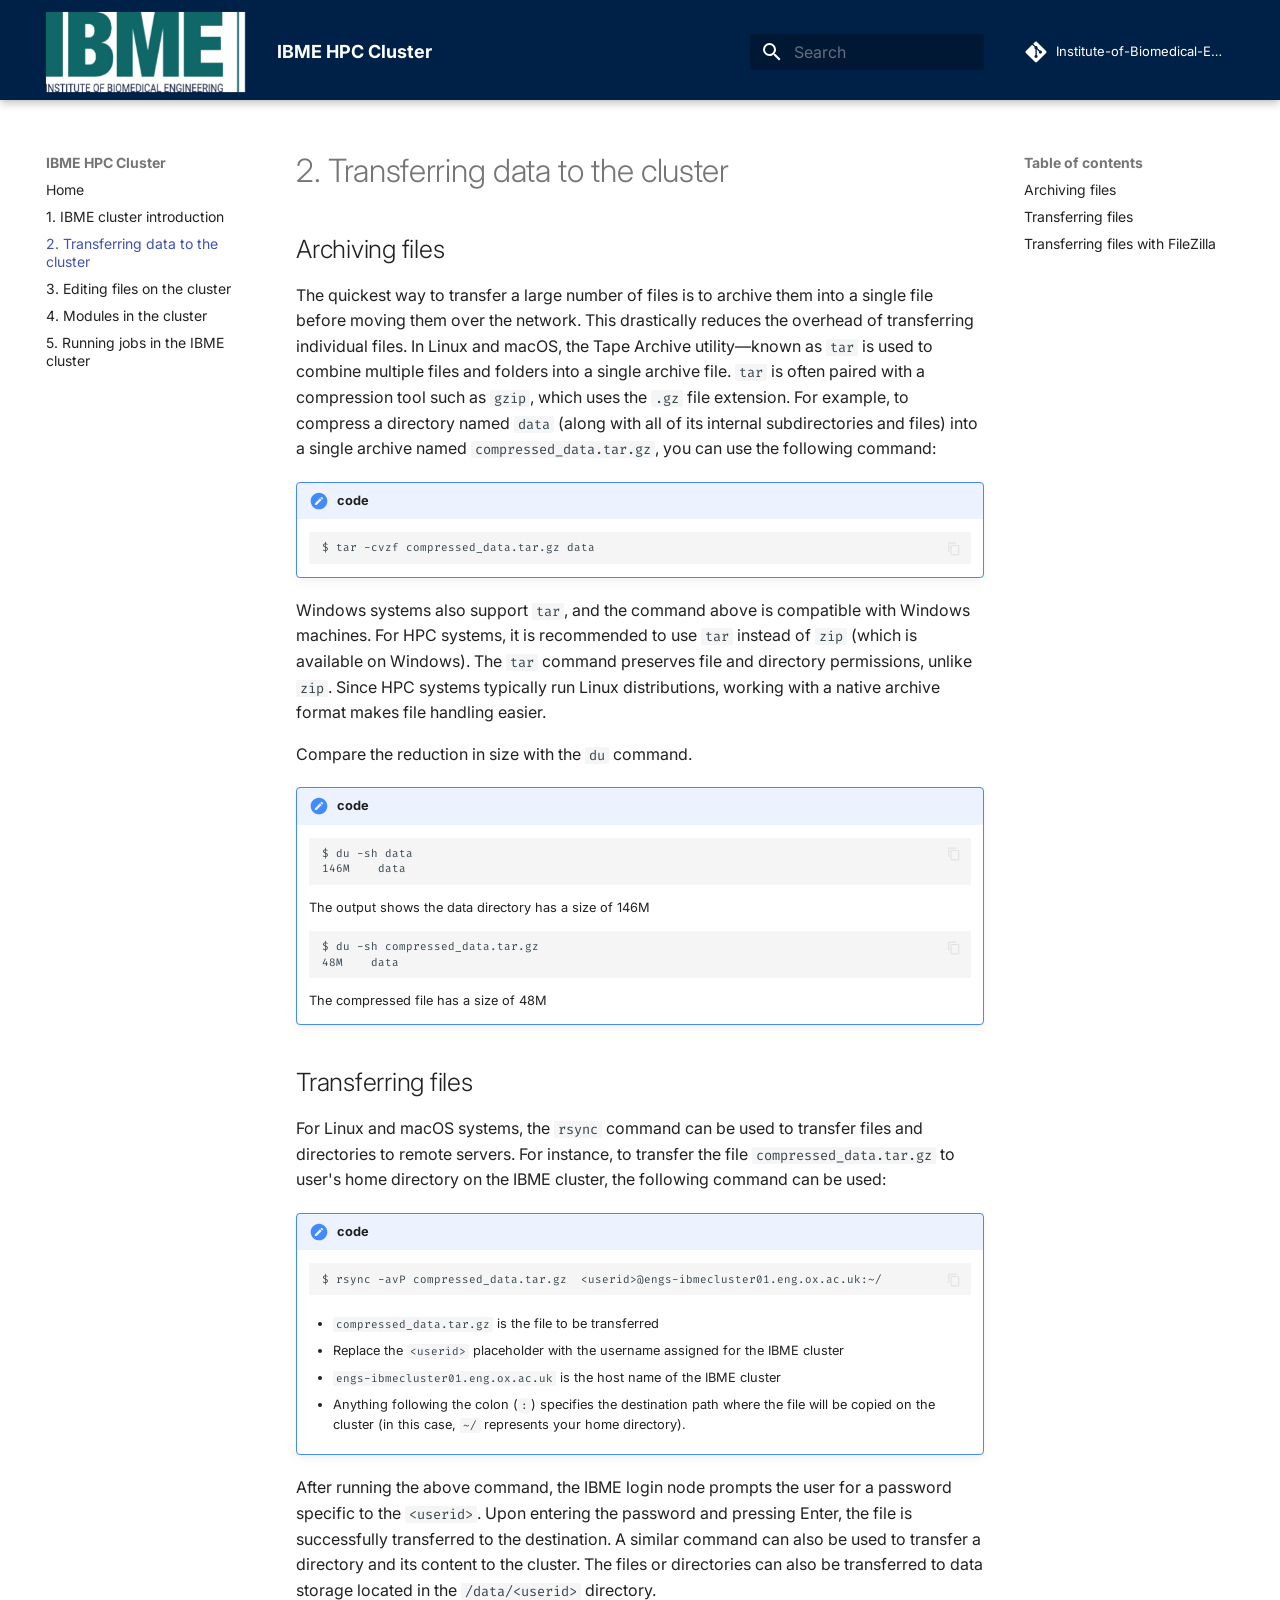
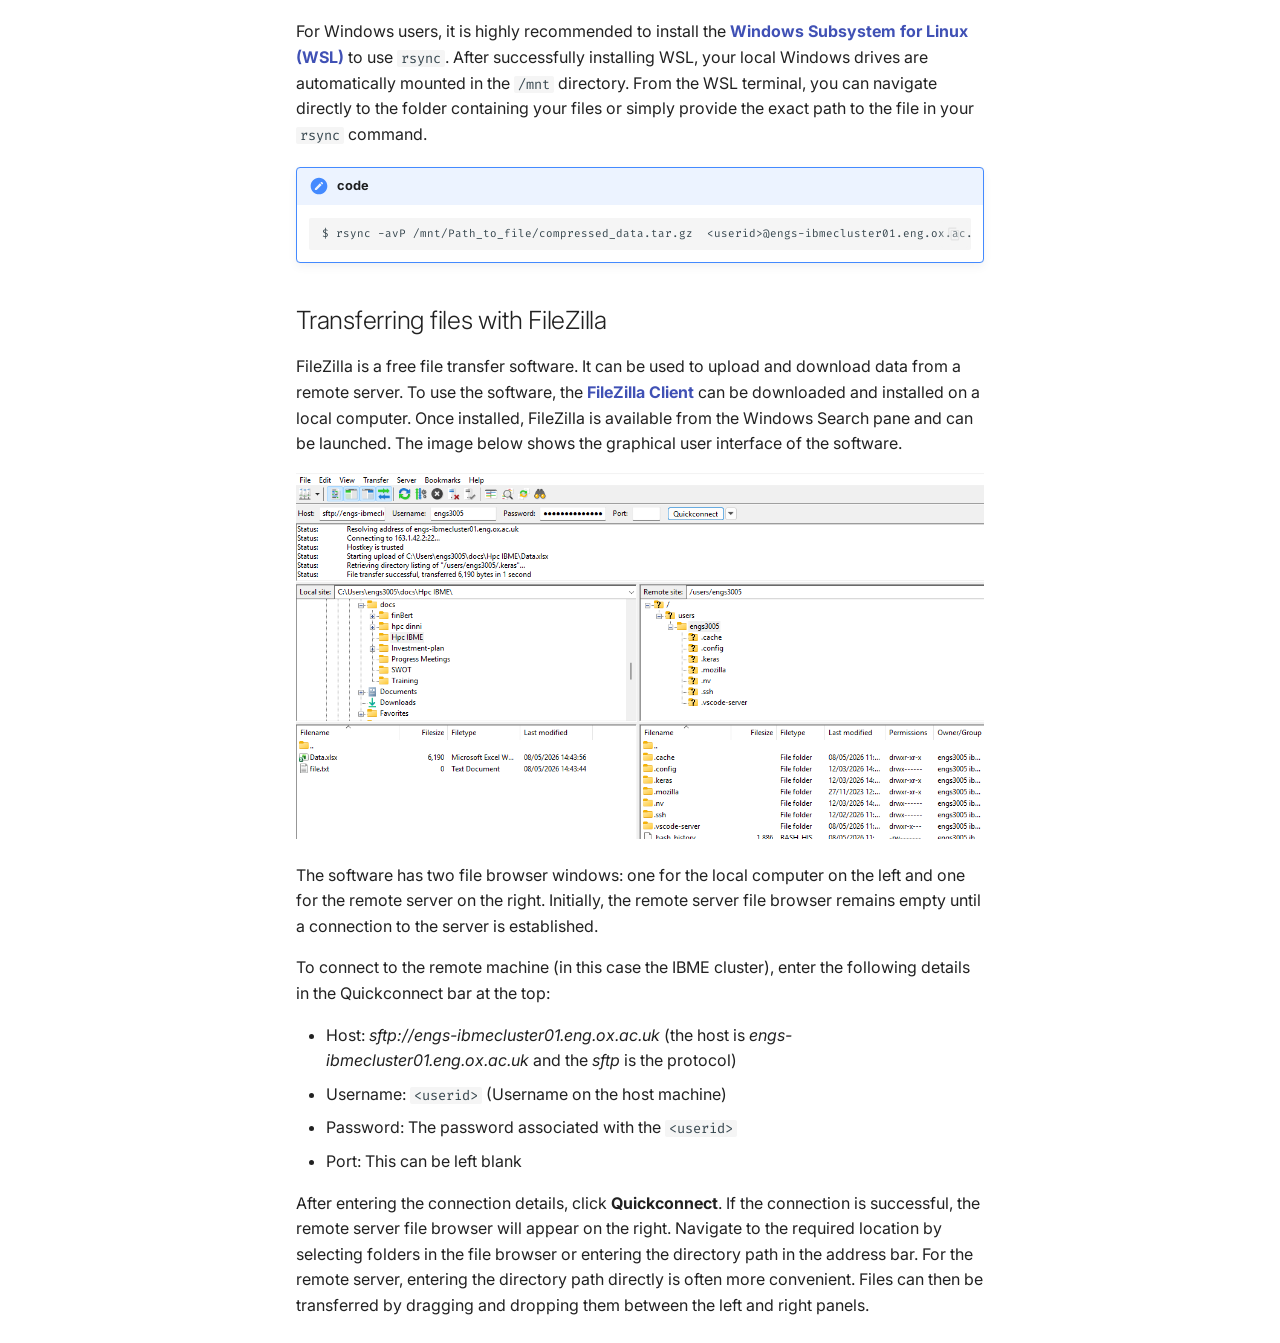
<file: 2_Transferring_files_to_remote_machine/index.html>
<!doctype html>
<html lang="en" class="no-js">
  <head>
    
      <meta charset="utf-8">
      <meta name="viewport" content="width=device-width,initial-scale=1">
      
      
        <meta name="author" content="Institute of Biomedical Engineering, University of Oxford">
      
      
        <link rel="canonical" href="https://mydomain.org/IBME_Cluster/2_Transferring_files_to_remote_machine/">
      
      
        <link rel="prev" href="../1_Cluster_introduction/">
      
      
        <link rel="next" href="../3_Editing_files/">
      
      
        
      
      
      <link rel="icon" href="../assets/images/favicon.png">
      <meta name="generator" content="mkdocs-1.6.1, mkdocs-material-9.7.6">
    
    
      
        <title>2. Transferring data to the cluster - IBME HPC Cluster</title>
      
    
    
      <link rel="stylesheet" href="../assets/stylesheets/main.484c7ddc.min.css">
      
      


    
    
      
    
    
      
        
        
        <link rel="preconnect" href="https://fonts.gstatic.com" crossorigin>
        <link rel="stylesheet" href="https://fonts.googleapis.com/css?family=Inter:300,300i,400,400i,700,700i%7CFira+Code:400,400i,700,700i&display=fallback">
        <style>:root{--md-text-font:"Inter";--md-code-font:"Fira Code"}</style>
      
    
    
      <link rel="stylesheet" href="../stylesheets/extra.css">
    
    <script>__md_scope=new URL("..",location),__md_hash=e=>[...e].reduce(((e,_)=>(e<<5)-e+_.charCodeAt(0)),0),__md_get=(e,_=localStorage,t=__md_scope)=>JSON.parse(_.getItem(t.pathname+"."+e)),__md_set=(e,_,t=localStorage,a=__md_scope)=>{try{t.setItem(a.pathname+"."+e,JSON.stringify(_))}catch(e){}}</script>
    
      

    
    
  </head>
  
  
    <body dir="ltr">
  
    
    <input class="md-toggle" data-md-toggle="drawer" type="checkbox" id="__drawer" autocomplete="off">
    <input class="md-toggle" data-md-toggle="search" type="checkbox" id="__search" autocomplete="off">
    <label class="md-overlay" for="__drawer"></label>
    <div data-md-component="skip">
      
        
        <a href="#2-transferring-data-to-the-cluster" class="md-skip">
          Skip to content
        </a>
      
    </div>
    <div data-md-component="announce">
      
    </div>
    
    
      

  

<header class="md-header md-header--shadow" data-md-component="header">
  <nav class="md-header__inner md-grid" aria-label="Header">
    <a href=".." title="IBME HPC Cluster" class="md-header__button md-logo" aria-label="IBME HPC Cluster" data-md-component="logo">
      
  <img src="../images/IBME_OU_logo.jpg" alt="logo">

    </a>
    <label class="md-header__button md-icon" for="__drawer">
      
      <svg xmlns="http://www.w3.org/2000/svg" viewBox="0 0 24 24"><path d="M3 6h18v2H3zm0 5h18v2H3zm0 5h18v2H3z"/></svg>
    </label>
    <div class="md-header__title" data-md-component="header-title">
      <div class="md-header__ellipsis">
        <div class="md-header__topic">
          <span class="md-ellipsis">
            IBME HPC Cluster
          </span>
        </div>
        <div class="md-header__topic" data-md-component="header-topic">
          <span class="md-ellipsis">
            
              2. Transferring data to the cluster
            
          </span>
        </div>
      </div>
    </div>
    
    
      <script>var palette=__md_get("__palette");if(palette&&palette.color){if("(prefers-color-scheme)"===palette.color.media){var media=matchMedia("(prefers-color-scheme: light)"),input=document.querySelector(media.matches?"[data-md-color-media='(prefers-color-scheme: light)']":"[data-md-color-media='(prefers-color-scheme: dark)']");palette.color.media=input.getAttribute("data-md-color-media"),palette.color.scheme=input.getAttribute("data-md-color-scheme"),palette.color.primary=input.getAttribute("data-md-color-primary"),palette.color.accent=input.getAttribute("data-md-color-accent")}for(var[key,value]of Object.entries(palette.color))document.body.setAttribute("data-md-color-"+key,value)}</script>
    
    
    
      
      
        <label class="md-header__button md-icon" for="__search">
          
          <svg xmlns="http://www.w3.org/2000/svg" viewBox="0 0 24 24"><path d="M9.5 3A6.5 6.5 0 0 1 16 9.5c0 1.61-.59 3.09-1.56 4.23l.27.27h.79l5 5-1.5 1.5-5-5v-.79l-.27-.27A6.52 6.52 0 0 1 9.5 16 6.5 6.5 0 0 1 3 9.5 6.5 6.5 0 0 1 9.5 3m0 2C7 5 5 7 5 9.5S7 14 9.5 14 14 12 14 9.5 12 5 9.5 5"/></svg>
        </label>
        <div class="md-search" data-md-component="search" role="dialog">
  <label class="md-search__overlay" for="__search"></label>
  <div class="md-search__inner" role="search">
    <form class="md-search__form" name="search">
      <input type="text" class="md-search__input" name="query" aria-label="Search" placeholder="Search" autocapitalize="off" autocorrect="off" autocomplete="off" spellcheck="false" data-md-component="search-query" required>
      <label class="md-search__icon md-icon" for="__search">
        
        <svg xmlns="http://www.w3.org/2000/svg" viewBox="0 0 24 24"><path d="M9.5 3A6.5 6.5 0 0 1 16 9.5c0 1.61-.59 3.09-1.56 4.23l.27.27h.79l5 5-1.5 1.5-5-5v-.79l-.27-.27A6.52 6.52 0 0 1 9.5 16 6.5 6.5 0 0 1 3 9.5 6.5 6.5 0 0 1 9.5 3m0 2C7 5 5 7 5 9.5S7 14 9.5 14 14 12 14 9.5 12 5 9.5 5"/></svg>
        
        <svg xmlns="http://www.w3.org/2000/svg" viewBox="0 0 24 24"><path d="M20 11v2H8l5.5 5.5-1.42 1.42L4.16 12l7.92-7.92L13.5 5.5 8 11z"/></svg>
      </label>
      <nav class="md-search__options" aria-label="Search">
        
        <button type="reset" class="md-search__icon md-icon" title="Clear" aria-label="Clear" tabindex="-1">
          
          <svg xmlns="http://www.w3.org/2000/svg" viewBox="0 0 24 24"><path d="M19 6.41 17.59 5 12 10.59 6.41 5 5 6.41 10.59 12 5 17.59 6.41 19 12 13.41 17.59 19 19 17.59 13.41 12z"/></svg>
        </button>
      </nav>
      
    </form>
    <div class="md-search__output">
      <div class="md-search__scrollwrap" tabindex="0" data-md-scrollfix>
        <div class="md-search-result" data-md-component="search-result">
          <div class="md-search-result__meta">
            Initializing search
          </div>
          <ol class="md-search-result__list" role="presentation"></ol>
        </div>
      </div>
    </div>
  </div>
</div>
      
    
    
      <div class="md-header__source">
        <a href="https://github.com/Institute-of-Biomedical-Engineering/IBME_Cluster" title="Go to repository" class="md-source" data-md-component="source">
  <div class="md-source__icon md-icon">
    
    <svg xmlns="http://www.w3.org/2000/svg" viewBox="0 0 448 512"><!--! Font Awesome Free 7.1.0 by @fontawesome - https://fontawesome.com License - https://fontawesome.com/license/free (Icons: CC BY 4.0, Fonts: SIL OFL 1.1, Code: MIT License) Copyright 2025 Fonticons, Inc.--><path d="M439.6 236.1 244 40.5c-5.4-5.5-12.8-8.5-20.4-8.5s-15 3-20.4 8.4L162.5 81l51.5 51.5c27.1-9.1 52.7 16.8 43.4 43.7l49.7 49.7c34.2-11.8 61.2 31 35.5 56.7-26.5 26.5-70.2-2.9-56-37.3L240.3 199v121.9c25.3 12.5 22.3 41.8 9.1 55-6.4 6.4-15.2 10.1-24.3 10.1s-17.8-3.6-24.3-10.1c-17.6-17.6-11.1-46.9 11.2-56v-123c-20.8-8.5-24.6-30.7-18.6-45L142.6 101 8.5 235.1C3 240.6 0 247.9 0 255.5s3 15 8.5 20.4l195.6 195.7c5.4 5.4 12.7 8.4 20.4 8.4s15-3 20.4-8.4l194.7-194.7c5.4-5.4 8.4-12.8 8.4-20.4s-3-15-8.4-20.4"/></svg>
  </div>
  <div class="md-source__repository">
    Institute-of-Biomedical-Engineering/Training_Linux_CLI
  </div>
</a>
      </div>
    
  </nav>
  
</header>
    
    <div class="md-container" data-md-component="container">
      
      
        
          
        
      
      <main class="md-main" data-md-component="main">
        <div class="md-main__inner md-grid">
          
            
              
              <div class="md-sidebar md-sidebar--primary" data-md-component="sidebar" data-md-type="navigation" >
                <div class="md-sidebar__scrollwrap">
                  <div class="md-sidebar__inner">
                    



<nav class="md-nav md-nav--primary" aria-label="Navigation" data-md-level="0">
  <label class="md-nav__title" for="__drawer">
    <a href=".." title="IBME HPC Cluster" class="md-nav__button md-logo" aria-label="IBME HPC Cluster" data-md-component="logo">
      
  <img src="../images/IBME_OU_logo.jpg" alt="logo">

    </a>
    IBME HPC Cluster
  </label>
  
    <div class="md-nav__source">
      <a href="https://github.com/Institute-of-Biomedical-Engineering/IBME_Cluster" title="Go to repository" class="md-source" data-md-component="source">
  <div class="md-source__icon md-icon">
    
    <svg xmlns="http://www.w3.org/2000/svg" viewBox="0 0 448 512"><!--! Font Awesome Free 7.1.0 by @fontawesome - https://fontawesome.com License - https://fontawesome.com/license/free (Icons: CC BY 4.0, Fonts: SIL OFL 1.1, Code: MIT License) Copyright 2025 Fonticons, Inc.--><path d="M439.6 236.1 244 40.5c-5.4-5.5-12.8-8.5-20.4-8.5s-15 3-20.4 8.4L162.5 81l51.5 51.5c27.1-9.1 52.7 16.8 43.4 43.7l49.7 49.7c34.2-11.8 61.2 31 35.5 56.7-26.5 26.5-70.2-2.9-56-37.3L240.3 199v121.9c25.3 12.5 22.3 41.8 9.1 55-6.4 6.4-15.2 10.1-24.3 10.1s-17.8-3.6-24.3-10.1c-17.6-17.6-11.1-46.9 11.2-56v-123c-20.8-8.5-24.6-30.7-18.6-45L142.6 101 8.5 235.1C3 240.6 0 247.9 0 255.5s3 15 8.5 20.4l195.6 195.7c5.4 5.4 12.7 8.4 20.4 8.4s15-3 20.4-8.4l194.7-194.7c5.4-5.4 8.4-12.8 8.4-20.4s-3-15-8.4-20.4"/></svg>
  </div>
  <div class="md-source__repository">
    Institute-of-Biomedical-Engineering/Training_Linux_CLI
  </div>
</a>
    </div>
  
  <ul class="md-nav__list" data-md-scrollfix>
    
      
      
  
  
  
  
    <li class="md-nav__item">
      <a href=".." class="md-nav__link">
        
  
  
  <span class="md-ellipsis">
    
  
    Home
  

    
  </span>
  
  

      </a>
    </li>
  

    
      
      
  
  
  
  
    <li class="md-nav__item">
      <a href="../1_Cluster_introduction/" class="md-nav__link">
        
  
  
  <span class="md-ellipsis">
    
  
    1. IBME cluster introduction
  

    
  </span>
  
  

      </a>
    </li>
  

    
      
      
  
  
    
  
  
  
    <li class="md-nav__item md-nav__item--active">
      
      <input class="md-nav__toggle md-toggle" type="checkbox" id="__toc">
      
      
        
      
      
        <label class="md-nav__link md-nav__link--active" for="__toc">
          
  
  
  <span class="md-ellipsis">
    
  
    2. Transferring data to the cluster
  

    
  </span>
  
  

          <span class="md-nav__icon md-icon"></span>
        </label>
      
      <a href="./" class="md-nav__link md-nav__link--active">
        
  
  
  <span class="md-ellipsis">
    
  
    2. Transferring data to the cluster
  

    
  </span>
  
  

      </a>
      
        

<nav class="md-nav md-nav--secondary" aria-label="Table of contents">
  
  
  
    
  
  
    <label class="md-nav__title" for="__toc">
      <span class="md-nav__icon md-icon"></span>
      Table of contents
    </label>
    <ul class="md-nav__list" data-md-component="toc" data-md-scrollfix>
      
        <li class="md-nav__item">
  <a href="#archiving-files" class="md-nav__link">
    <span class="md-ellipsis">
      
        Archiving files
      
    </span>
  </a>
  
</li>
      
        <li class="md-nav__item">
  <a href="#transferring-files" class="md-nav__link">
    <span class="md-ellipsis">
      
        Transferring files
      
    </span>
  </a>
  
</li>
      
        <li class="md-nav__item">
  <a href="#transferring-files-with-filezilla" class="md-nav__link">
    <span class="md-ellipsis">
      
        Transferring files with FileZilla
      
    </span>
  </a>
  
</li>
      
    </ul>
  
</nav>
      
    </li>
  

    
      
      
  
  
  
  
    <li class="md-nav__item">
      <a href="../3_Editing_files/" class="md-nav__link">
        
  
  
  <span class="md-ellipsis">
    
  
    3. Editing files on the cluster
  

    
  </span>
  
  

      </a>
    </li>
  

    
      
      
  
  
  
  
    <li class="md-nav__item">
      <a href="../4_Modules_packages/" class="md-nav__link">
        
  
  
  <span class="md-ellipsis">
    
  
    4. Modules in the cluster
  

    
  </span>
  
  

      </a>
    </li>
  

    
      
      
  
  
  
  
    <li class="md-nav__item">
      <a href="../5_Sessions/" class="md-nav__link">
        
  
  
  <span class="md-ellipsis">
    
  
    5. Running jobs in the IBME cluster
  

    
  </span>
  
  

      </a>
    </li>
  

    
  </ul>
</nav>
                  </div>
                </div>
              </div>
            
            
              
              <div class="md-sidebar md-sidebar--secondary" data-md-component="sidebar" data-md-type="toc" >
                <div class="md-sidebar__scrollwrap">
                  <div class="md-sidebar__inner">
                    

<nav class="md-nav md-nav--secondary" aria-label="Table of contents">
  
  
  
    
  
  
    <label class="md-nav__title" for="__toc">
      <span class="md-nav__icon md-icon"></span>
      Table of contents
    </label>
    <ul class="md-nav__list" data-md-component="toc" data-md-scrollfix>
      
        <li class="md-nav__item">
  <a href="#archiving-files" class="md-nav__link">
    <span class="md-ellipsis">
      
        Archiving files
      
    </span>
  </a>
  
</li>
      
        <li class="md-nav__item">
  <a href="#transferring-files" class="md-nav__link">
    <span class="md-ellipsis">
      
        Transferring files
      
    </span>
  </a>
  
</li>
      
        <li class="md-nav__item">
  <a href="#transferring-files-with-filezilla" class="md-nav__link">
    <span class="md-ellipsis">
      
        Transferring files with FileZilla
      
    </span>
  </a>
  
</li>
      
    </ul>
  
</nav>
                  </div>
                </div>
              </div>
            
          
          
            <div class="md-content" data-md-component="content">
              
              <article class="md-content__inner md-typeset">
                
                  


  
  


<h1 id="2-transferring-data-to-the-cluster">2. Transferring data to the cluster</h1>
<h2 id="archiving-files">Archiving files</h2>
<p>The quickest way to transfer a large number of files is to archive them into a single file before moving them over the network. This drastically reduces the overhead of transferring individual files. In Linux and macOS, the Tape Archive utility—known as <code>tar</code> is used to combine multiple files and folders into a single archive file. <code>tar</code> is often paired with a compression tool such as <code>gzip</code>, which uses the <code>.gz</code> file extension. For example, to compress a directory named <code>data</code> (along with all of its internal subdirectories and files) into a single archive named <code>compressed_data.tar.gz</code>, you can use the following command:</p>
<div class="admonition terminal">
<p class="admonition-title">code</p>
<div class="language-bash highlight"><pre><span></span><code><span id="__span-0-1"><a id="__codelineno-0-1" name="__codelineno-0-1" href="#__codelineno-0-1"></a>$<span class="w"> </span>tar<span class="w"> </span>-cvzf<span class="w"> </span>compressed_data.tar.gz<span class="w"> </span>data
</span></code></pre></div>
</div>
<p>Windows systems also support <code>tar</code>, and the command above is compatible with Windows machines. For HPC systems, it is recommended to use <code>tar</code> instead of <code>zip</code> (which is available on Windows). The <code>tar</code> command preserves file and directory permissions, unlike <code>zip</code>. Since HPC systems typically run Linux distributions, working with a native archive format makes file handling easier.</p>
<p>Compare the reduction in size with the <code>du</code> command.</p>
<div class="admonition terminal">
<p class="admonition-title">code</p>
<p><div class="language-bash highlight"><pre><span></span><code><span id="__span-1-1"><a id="__codelineno-1-1" name="__codelineno-1-1" href="#__codelineno-1-1"></a>$<span class="w"> </span>du<span class="w"> </span>-sh<span class="w"> </span>data
</span><span id="__span-1-2"><a id="__codelineno-1-2" name="__codelineno-1-2" href="#__codelineno-1-2"></a>146M<span class="w">    </span>data
</span></code></pre></div>
The output shows the data directory has a size of 146M</p>
<p><div class="language-bash highlight"><pre><span></span><code><span id="__span-2-1"><a id="__codelineno-2-1" name="__codelineno-2-1" href="#__codelineno-2-1"></a>$<span class="w"> </span>du<span class="w"> </span>-sh<span class="w"> </span>compressed_data.tar.gz
</span><span id="__span-2-2"><a id="__codelineno-2-2" name="__codelineno-2-2" href="#__codelineno-2-2"></a>48M<span class="w">    </span>data
</span></code></pre></div>
The compressed file has a size of 48M</p>
</div>
<h2 id="transferring-files">Transferring files</h2>
<p>For Linux and macOS systems, the <code>rsync</code> command can be used to transfer files and directories to remote servers. For instance, to transfer the file <code>compressed_data.tar.gz</code> to user's home directory on the IBME cluster, the following command can be used:</p>
<div class="admonition terminal">
<p class="admonition-title">code</p>
<div class="language-bash highlight"><pre><span></span><code><span id="__span-3-1"><a id="__codelineno-3-1" name="__codelineno-3-1" href="#__codelineno-3-1"></a>$<span class="w"> </span>rsync<span class="w"> </span>-avP<span class="w"> </span>compressed_data.tar.gz<span class="w">  </span>&lt;userid&gt;@engs-ibmecluster01.eng.ox.ac.uk:~/
</span></code></pre></div>
<ul>
<li>
<p><code>compressed_data.tar.gz</code> is the file to be transferred</p>
</li>
<li>
<p>Replace the <code>&lt;userid&gt;</code> placeholder with the username assigned for the IBME cluster</p>
</li>
<li>
<p><code>engs-ibmecluster01.eng.ox.ac.uk</code> is the host name of the IBME cluster</p>
</li>
<li>
<p>Anything following the colon (<code>:</code>) specifies the destination path where the file will be copied on the cluster (in this case, <code>~/</code> represents your home directory).</p>
</li>
</ul>
</div>
<p>After running the above command, the IBME login node prompts the user for a password specific to the <code>&lt;userid&gt;</code>. Upon entering the password and pressing Enter, the file is successfully transferred to the destination. A similar command can also be used to transfer a directory and its content to the cluster. The files or directories can also be transferred to data storage located in the <code>/data/&lt;userid&gt;</code> directory.</p>
<p>For Windows users, it is highly recommended to install the <a href="https://github.com/microsoft/WSL"><strong>Windows Subsystem for Linux (WSL)</strong></a> to use <code>rsync</code>. After successfully installing WSL, your local Windows drives are automatically mounted in the <code>/mnt</code> directory. From the WSL terminal, you can navigate directly to the folder containing your files or simply provide the exact path to the file in your <code>rsync</code> command.</p>
<div class="admonition terminal">
<p class="admonition-title">code</p>
<div class="language-bash highlight"><pre><span></span><code><span id="__span-4-1"><a id="__codelineno-4-1" name="__codelineno-4-1" href="#__codelineno-4-1"></a>$<span class="w"> </span>rsync<span class="w"> </span>-avP<span class="w"> </span>/mnt/Path_to_file/compressed_data.tar.gz<span class="w">  </span>&lt;userid&gt;@engs-ibmecluster01.eng.ox.ac.uk:~/
</span></code></pre></div>
</div>
<h2 id="transferring-files-with-filezilla">Transferring files with FileZilla</h2>
<p>FileZilla is a free file transfer software. It can be used to upload and download data from a remote server. To use the software, the <a href="https://filezilla-project.org"><strong>FileZilla Client</strong></a> can be downloaded and installed on a local computer. Once installed, FileZilla is available from the Windows Search pane and can be launched. The image below shows the graphical user interface of the software.</p>
<p align="center">
    <img src="../images/filezila.png" width="720">
</p>

<p>The software has two file browser windows: one for the local computer on the left and one for the remote server on the right. Initially, the remote server file browser remains empty until a connection to the server is established.</p>
<p>To connect to the remote machine (in this case the IBME cluster), enter the following details in the Quickconnect bar at the top:</p>
<ul>
<li>Host: <em>sftp://engs-ibmecluster01.eng.ox.ac.uk</em> (the host is <em>engs-ibmecluster01.eng.ox.ac.uk</em> and the <em>sftp</em> is the protocol)</li>
<li>Username: <code>&lt;userid&gt;</code> (Username on the host machine)</li>
<li>Password: The password associated with the <code>&lt;userid&gt;</code></li>
<li>Port: This can be left blank</li>
</ul>
<p>After entering the connection details, click <strong>Quickconnect</strong>. If the connection is successful, the remote server file browser will appear on the right. Navigate to the required location by selecting folders in the file browser or entering the directory path in the address bar. For the remote server, entering the directory path directly is often more convenient. Files can then be transferred by dragging and dropping them between the left and right panels.</p>












                
              </article>
            </div>
          
          
<script>var target=document.getElementById(location.hash.slice(1));target&&target.name&&(target.checked=target.name.startsWith("__tabbed_"))</script>
        </div>
        
          <button type="button" class="md-top md-icon" data-md-component="top" hidden>
  
  <svg xmlns="http://www.w3.org/2000/svg" viewBox="0 0 24 24"><path d="M13 20h-2V8l-5.5 5.5-1.42-1.42L12 4.16l7.92 7.92-1.42 1.42L13 8z"/></svg>
  Back to top
</button>
        
      </main>
      
        <footer class="md-footer">
  
    
      
      <nav class="md-footer__inner md-grid" aria-label="Footer" >
        
          
          <a href="../1_Cluster_introduction/" class="md-footer__link md-footer__link--prev" aria-label="Previous: 1. IBME cluster introduction">
            <div class="md-footer__button md-icon">
              
              <svg xmlns="http://www.w3.org/2000/svg" viewBox="0 0 24 24"><path d="M20 11v2H8l5.5 5.5-1.42 1.42L4.16 12l7.92-7.92L13.5 5.5 8 11z"/></svg>
            </div>
            <div class="md-footer__title">
              <span class="md-footer__direction">
                Previous
              </span>
              <div class="md-ellipsis">
                1. IBME cluster introduction
              </div>
            </div>
          </a>
        
        
          
          <a href="../3_Editing_files/" class="md-footer__link md-footer__link--next" aria-label="Next: 3. Editing files on the cluster">
            <div class="md-footer__title">
              <span class="md-footer__direction">
                Next
              </span>
              <div class="md-ellipsis">
                3. Editing files on the cluster
              </div>
            </div>
            <div class="md-footer__button md-icon">
              
              <svg xmlns="http://www.w3.org/2000/svg" viewBox="0 0 24 24"><path d="M4 11v2h12l-5.5 5.5 1.42 1.42L19.84 12l-7.92-7.92L10.5 5.5 16 11z"/></svg>
            </div>
          </a>
        
      </nav>
    
  
  <div class="md-footer-meta md-typeset">
    <div class="md-footer-meta__inner md-grid">
      <div class="md-copyright">
  
  
    Made with
    <a href="https://squidfunk.github.io/mkdocs-material/" target="_blank" rel="noopener">
      Material for MkDocs
    </a>
  
</div>
      
    </div>
  </div>
</footer>
      
    </div>
    <div class="md-dialog" data-md-component="dialog">
      <div class="md-dialog__inner md-typeset"></div>
    </div>
    
    
    
      
      
      <script id="__config" type="application/json">{"annotate": null, "base": "..", "features": ["navigation.tracking", "navigation.sections", "navigation.expand", "navigation.top", "navigation.footer", "content.code.copy", "content.code.annotate"], "search": "../assets/javascripts/workers/search.2c215733.min.js", "tags": null, "translations": {"clipboard.copied": "Copied to clipboard", "clipboard.copy": "Copy to clipboard", "search.result.more.one": "1 more on this page", "search.result.more.other": "# more on this page", "search.result.none": "No matching documents", "search.result.one": "1 matching document", "search.result.other": "# matching documents", "search.result.placeholder": "Type to start searching", "search.result.term.missing": "Missing", "select.version": "Select version"}, "version": null}</script>
    
    
      <script src="../assets/javascripts/bundle.79ae519e.min.js"></script>
      
    
  </body>
</html>
</file>
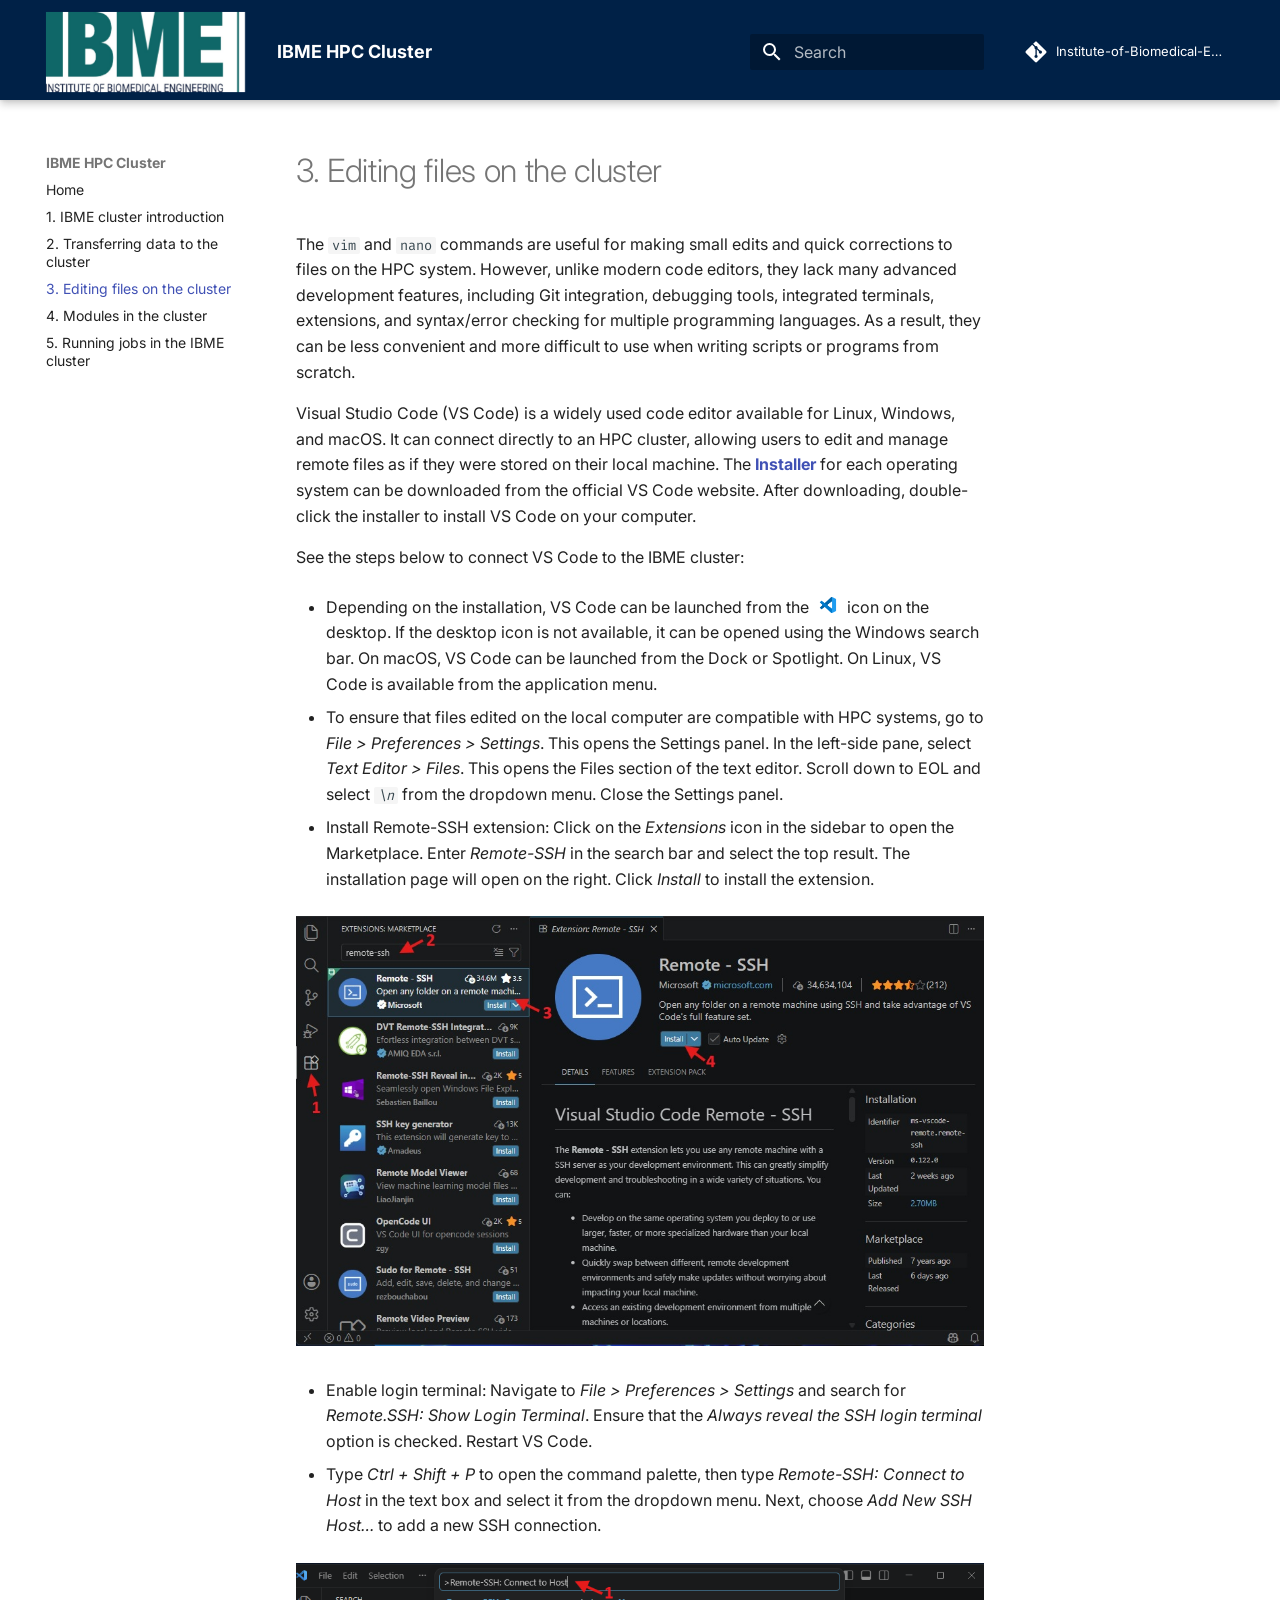
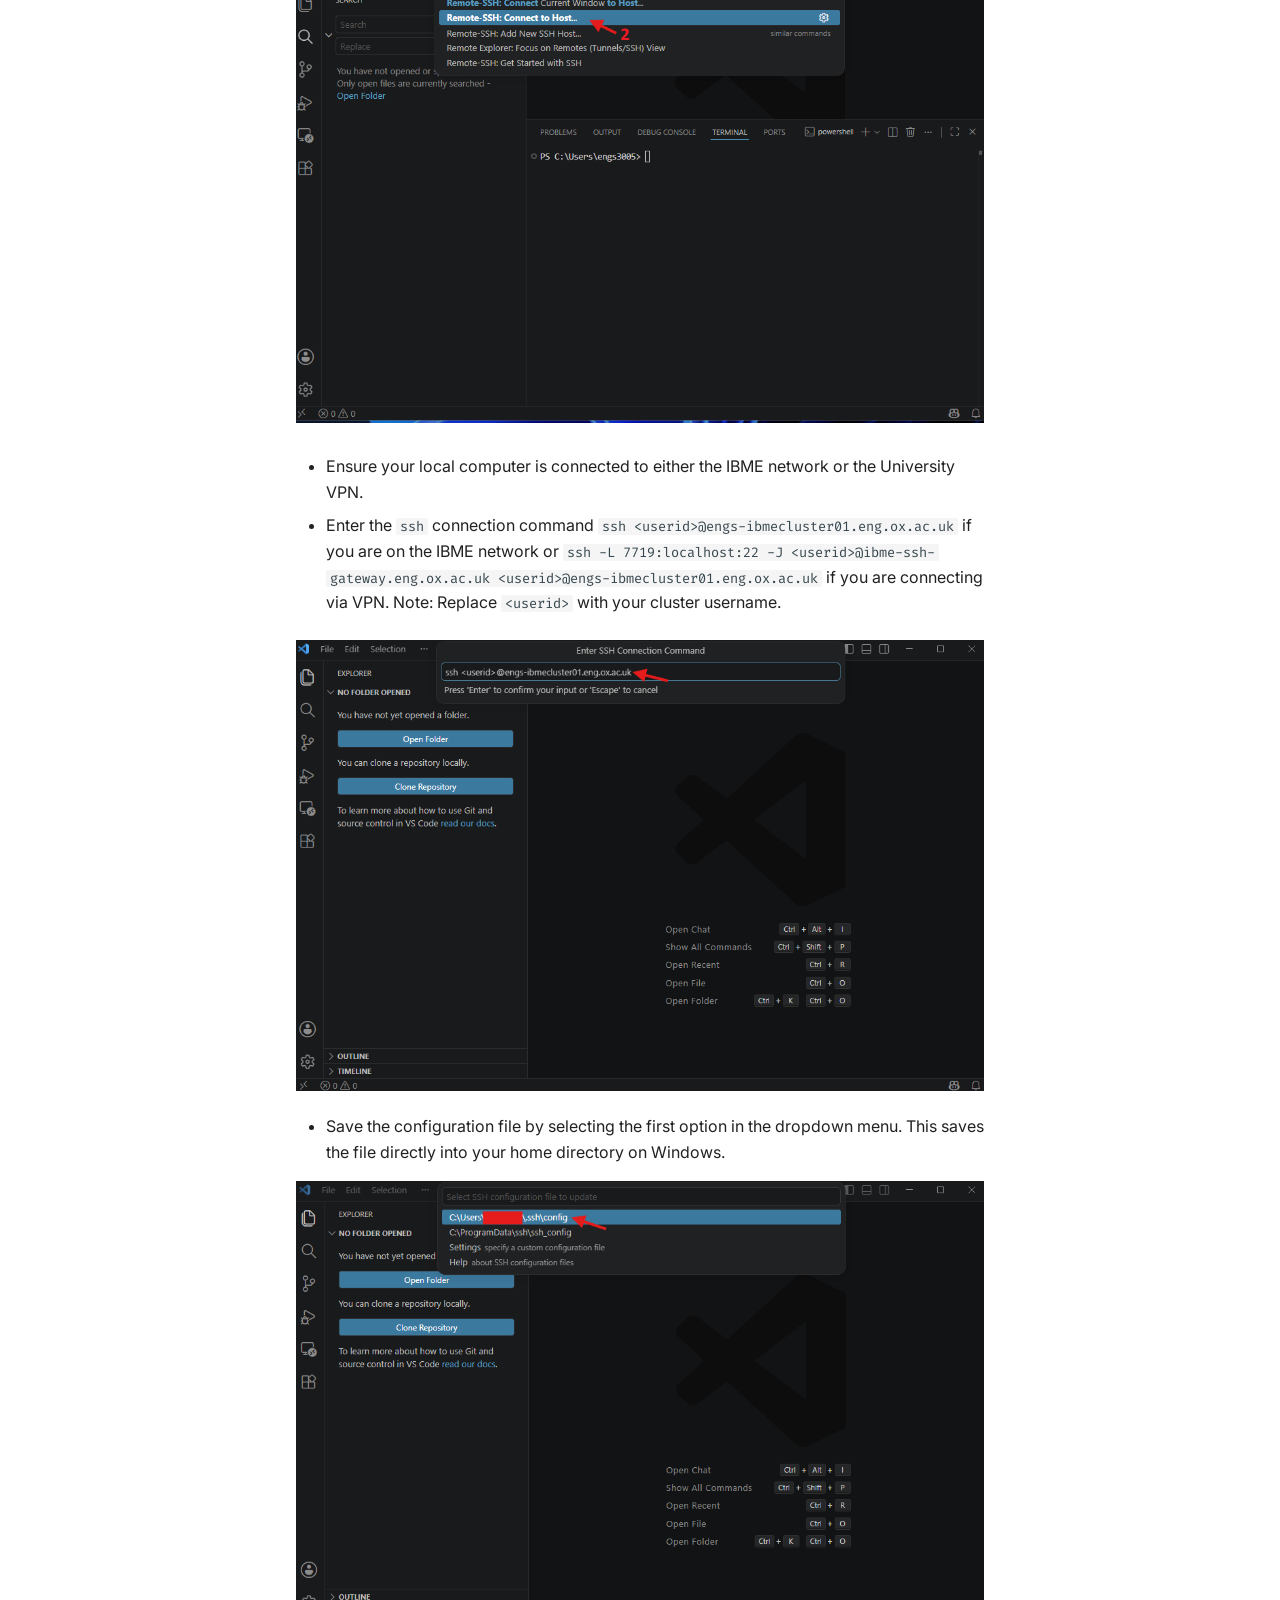
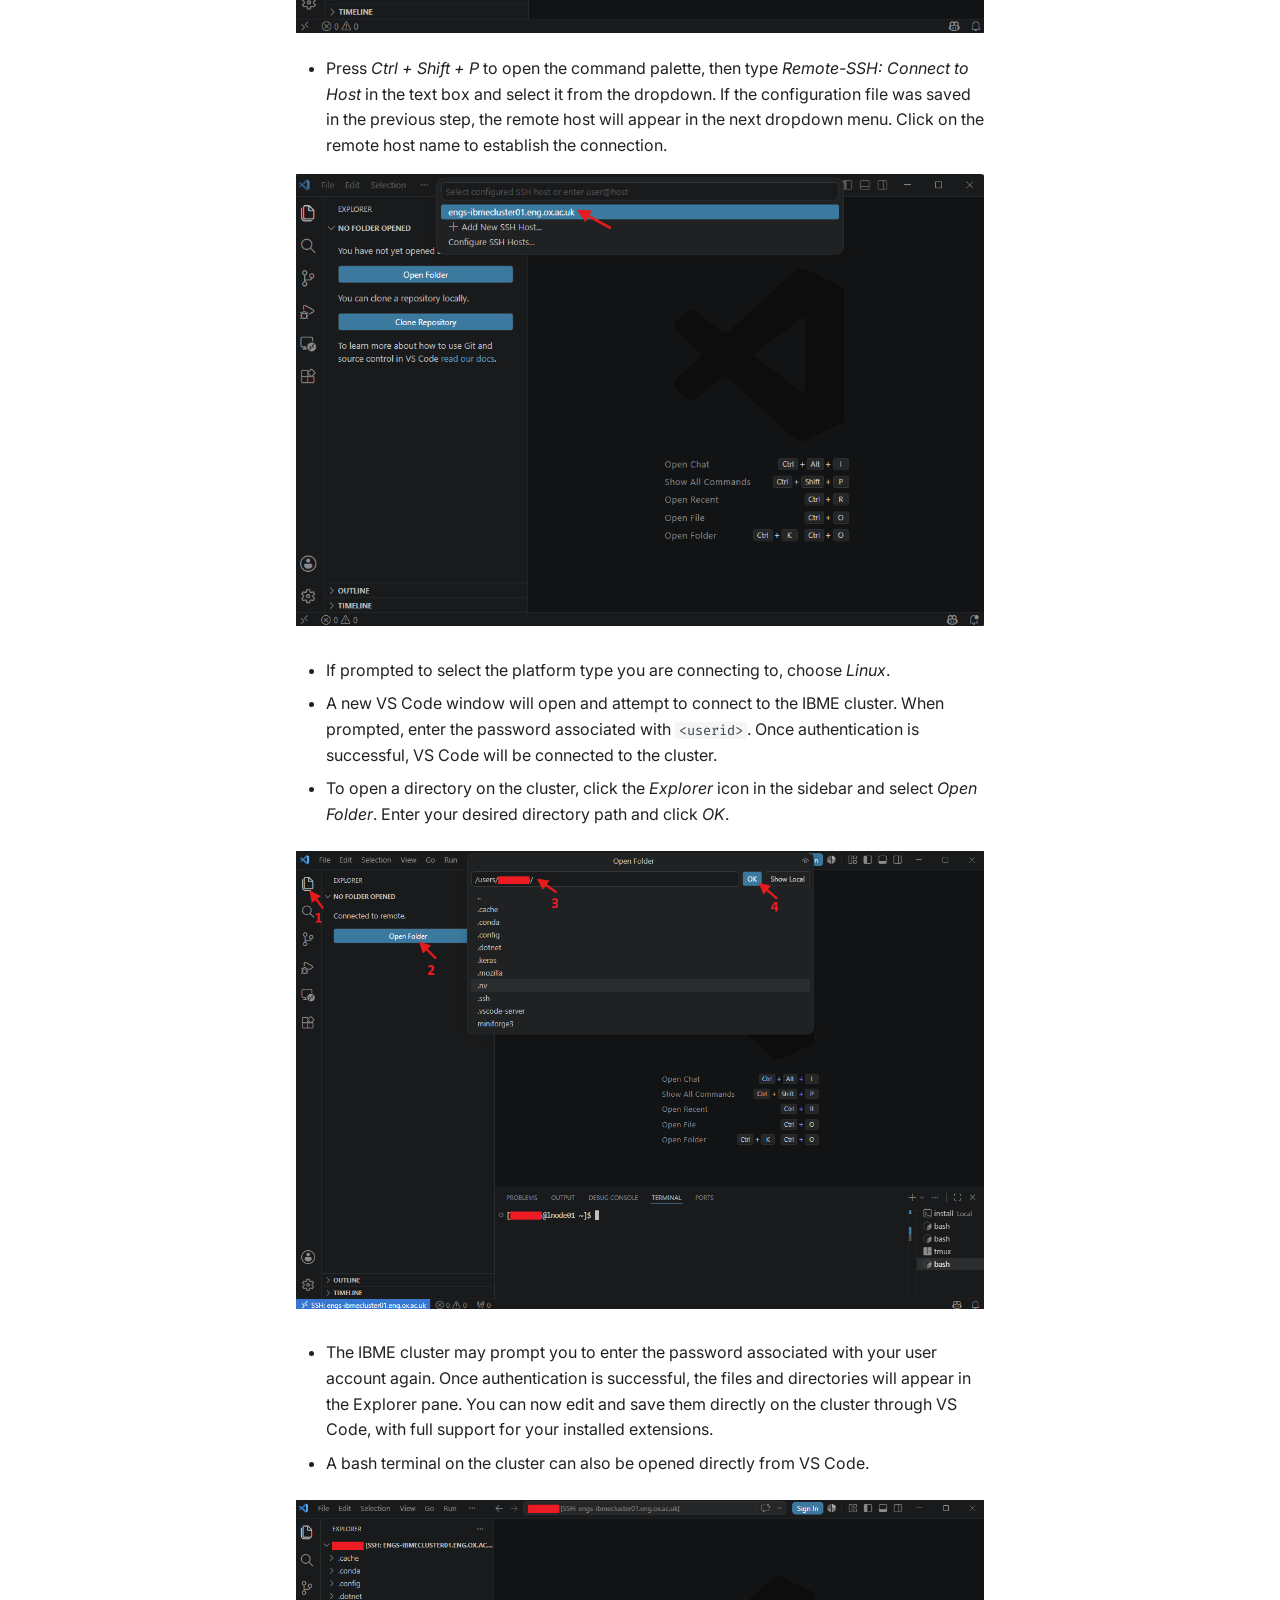
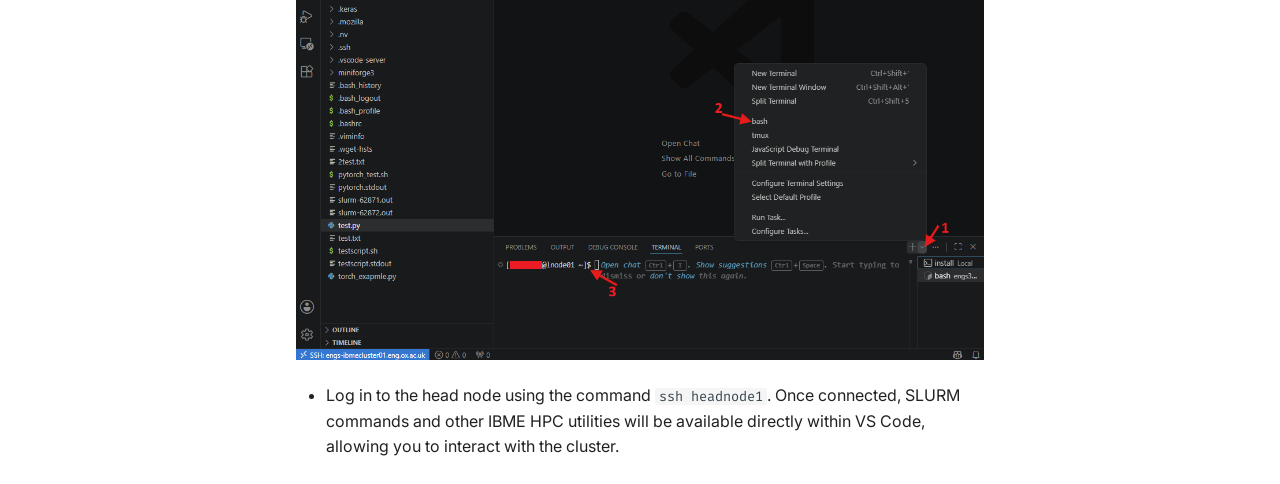
<file: 3_Editing_files/index.html>
<!doctype html>
<html lang="en" class="no-js">
  <head>
    
      <meta charset="utf-8">
      <meta name="viewport" content="width=device-width,initial-scale=1">
      
      
        <meta name="author" content="Institute of Biomedical Engineering, University of Oxford">
      
      
        <link rel="canonical" href="https://mydomain.org/IBME_Cluster/3_Editing_files/">
      
      
        <link rel="prev" href="../2_Transferring_files_to_remote_machine/">
      
      
        <link rel="next" href="../4_Modules_packages/">
      
      
        
      
      
      <link rel="icon" href="../assets/images/favicon.png">
      <meta name="generator" content="mkdocs-1.6.1, mkdocs-material-9.7.6">
    
    
      
        <title>3. Editing files on the cluster - IBME HPC Cluster</title>
      
    
    
      <link rel="stylesheet" href="../assets/stylesheets/main.484c7ddc.min.css">
      
      


    
    
      
    
    
      
        
        
        <link rel="preconnect" href="https://fonts.gstatic.com" crossorigin>
        <link rel="stylesheet" href="https://fonts.googleapis.com/css?family=Inter:300,300i,400,400i,700,700i%7CFira+Code:400,400i,700,700i&display=fallback">
        <style>:root{--md-text-font:"Inter";--md-code-font:"Fira Code"}</style>
      
    
    
      <link rel="stylesheet" href="../stylesheets/extra.css">
    
    <script>__md_scope=new URL("..",location),__md_hash=e=>[...e].reduce(((e,_)=>(e<<5)-e+_.charCodeAt(0)),0),__md_get=(e,_=localStorage,t=__md_scope)=>JSON.parse(_.getItem(t.pathname+"."+e)),__md_set=(e,_,t=localStorage,a=__md_scope)=>{try{t.setItem(a.pathname+"."+e,JSON.stringify(_))}catch(e){}}</script>
    
      

    
    
  </head>
  
  
    <body dir="ltr">
  
    
    <input class="md-toggle" data-md-toggle="drawer" type="checkbox" id="__drawer" autocomplete="off">
    <input class="md-toggle" data-md-toggle="search" type="checkbox" id="__search" autocomplete="off">
    <label class="md-overlay" for="__drawer"></label>
    <div data-md-component="skip">
      
        
        <a href="#3-editing-files-on-the-cluster" class="md-skip">
          Skip to content
        </a>
      
    </div>
    <div data-md-component="announce">
      
    </div>
    
    
      

  

<header class="md-header md-header--shadow" data-md-component="header">
  <nav class="md-header__inner md-grid" aria-label="Header">
    <a href=".." title="IBME HPC Cluster" class="md-header__button md-logo" aria-label="IBME HPC Cluster" data-md-component="logo">
      
  <img src="../images/IBME_OU_logo.jpg" alt="logo">

    </a>
    <label class="md-header__button md-icon" for="__drawer">
      
      <svg xmlns="http://www.w3.org/2000/svg" viewBox="0 0 24 24"><path d="M3 6h18v2H3zm0 5h18v2H3zm0 5h18v2H3z"/></svg>
    </label>
    <div class="md-header__title" data-md-component="header-title">
      <div class="md-header__ellipsis">
        <div class="md-header__topic">
          <span class="md-ellipsis">
            IBME HPC Cluster
          </span>
        </div>
        <div class="md-header__topic" data-md-component="header-topic">
          <span class="md-ellipsis">
            
              3. Editing files on the cluster
            
          </span>
        </div>
      </div>
    </div>
    
    
      <script>var palette=__md_get("__palette");if(palette&&palette.color){if("(prefers-color-scheme)"===palette.color.media){var media=matchMedia("(prefers-color-scheme: light)"),input=document.querySelector(media.matches?"[data-md-color-media='(prefers-color-scheme: light)']":"[data-md-color-media='(prefers-color-scheme: dark)']");palette.color.media=input.getAttribute("data-md-color-media"),palette.color.scheme=input.getAttribute("data-md-color-scheme"),palette.color.primary=input.getAttribute("data-md-color-primary"),palette.color.accent=input.getAttribute("data-md-color-accent")}for(var[key,value]of Object.entries(palette.color))document.body.setAttribute("data-md-color-"+key,value)}</script>
    
    
    
      
      
        <label class="md-header__button md-icon" for="__search">
          
          <svg xmlns="http://www.w3.org/2000/svg" viewBox="0 0 24 24"><path d="M9.5 3A6.5 6.5 0 0 1 16 9.5c0 1.61-.59 3.09-1.56 4.23l.27.27h.79l5 5-1.5 1.5-5-5v-.79l-.27-.27A6.52 6.52 0 0 1 9.5 16 6.5 6.5 0 0 1 3 9.5 6.5 6.5 0 0 1 9.5 3m0 2C7 5 5 7 5 9.5S7 14 9.5 14 14 12 14 9.5 12 5 9.5 5"/></svg>
        </label>
        <div class="md-search" data-md-component="search" role="dialog">
  <label class="md-search__overlay" for="__search"></label>
  <div class="md-search__inner" role="search">
    <form class="md-search__form" name="search">
      <input type="text" class="md-search__input" name="query" aria-label="Search" placeholder="Search" autocapitalize="off" autocorrect="off" autocomplete="off" spellcheck="false" data-md-component="search-query" required>
      <label class="md-search__icon md-icon" for="__search">
        
        <svg xmlns="http://www.w3.org/2000/svg" viewBox="0 0 24 24"><path d="M9.5 3A6.5 6.5 0 0 1 16 9.5c0 1.61-.59 3.09-1.56 4.23l.27.27h.79l5 5-1.5 1.5-5-5v-.79l-.27-.27A6.52 6.52 0 0 1 9.5 16 6.5 6.5 0 0 1 3 9.5 6.5 6.5 0 0 1 9.5 3m0 2C7 5 5 7 5 9.5S7 14 9.5 14 14 12 14 9.5 12 5 9.5 5"/></svg>
        
        <svg xmlns="http://www.w3.org/2000/svg" viewBox="0 0 24 24"><path d="M20 11v2H8l5.5 5.5-1.42 1.42L4.16 12l7.92-7.92L13.5 5.5 8 11z"/></svg>
      </label>
      <nav class="md-search__options" aria-label="Search">
        
        <button type="reset" class="md-search__icon md-icon" title="Clear" aria-label="Clear" tabindex="-1">
          
          <svg xmlns="http://www.w3.org/2000/svg" viewBox="0 0 24 24"><path d="M19 6.41 17.59 5 12 10.59 6.41 5 5 6.41 10.59 12 5 17.59 6.41 19 12 13.41 17.59 19 19 17.59 13.41 12z"/></svg>
        </button>
      </nav>
      
    </form>
    <div class="md-search__output">
      <div class="md-search__scrollwrap" tabindex="0" data-md-scrollfix>
        <div class="md-search-result" data-md-component="search-result">
          <div class="md-search-result__meta">
            Initializing search
          </div>
          <ol class="md-search-result__list" role="presentation"></ol>
        </div>
      </div>
    </div>
  </div>
</div>
      
    
    
      <div class="md-header__source">
        <a href="https://github.com/Institute-of-Biomedical-Engineering/IBME_Cluster" title="Go to repository" class="md-source" data-md-component="source">
  <div class="md-source__icon md-icon">
    
    <svg xmlns="http://www.w3.org/2000/svg" viewBox="0 0 448 512"><!--! Font Awesome Free 7.1.0 by @fontawesome - https://fontawesome.com License - https://fontawesome.com/license/free (Icons: CC BY 4.0, Fonts: SIL OFL 1.1, Code: MIT License) Copyright 2025 Fonticons, Inc.--><path d="M439.6 236.1 244 40.5c-5.4-5.5-12.8-8.5-20.4-8.5s-15 3-20.4 8.4L162.5 81l51.5 51.5c27.1-9.1 52.7 16.8 43.4 43.7l49.7 49.7c34.2-11.8 61.2 31 35.5 56.7-26.5 26.5-70.2-2.9-56-37.3L240.3 199v121.9c25.3 12.5 22.3 41.8 9.1 55-6.4 6.4-15.2 10.1-24.3 10.1s-17.8-3.6-24.3-10.1c-17.6-17.6-11.1-46.9 11.2-56v-123c-20.8-8.5-24.6-30.7-18.6-45L142.6 101 8.5 235.1C3 240.6 0 247.9 0 255.5s3 15 8.5 20.4l195.6 195.7c5.4 5.4 12.7 8.4 20.4 8.4s15-3 20.4-8.4l194.7-194.7c5.4-5.4 8.4-12.8 8.4-20.4s-3-15-8.4-20.4"/></svg>
  </div>
  <div class="md-source__repository">
    Institute-of-Biomedical-Engineering/Training_Linux_CLI
  </div>
</a>
      </div>
    
  </nav>
  
</header>
    
    <div class="md-container" data-md-component="container">
      
      
        
          
        
      
      <main class="md-main" data-md-component="main">
        <div class="md-main__inner md-grid">
          
            
              
              <div class="md-sidebar md-sidebar--primary" data-md-component="sidebar" data-md-type="navigation" >
                <div class="md-sidebar__scrollwrap">
                  <div class="md-sidebar__inner">
                    



<nav class="md-nav md-nav--primary" aria-label="Navigation" data-md-level="0">
  <label class="md-nav__title" for="__drawer">
    <a href=".." title="IBME HPC Cluster" class="md-nav__button md-logo" aria-label="IBME HPC Cluster" data-md-component="logo">
      
  <img src="../images/IBME_OU_logo.jpg" alt="logo">

    </a>
    IBME HPC Cluster
  </label>
  
    <div class="md-nav__source">
      <a href="https://github.com/Institute-of-Biomedical-Engineering/IBME_Cluster" title="Go to repository" class="md-source" data-md-component="source">
  <div class="md-source__icon md-icon">
    
    <svg xmlns="http://www.w3.org/2000/svg" viewBox="0 0 448 512"><!--! Font Awesome Free 7.1.0 by @fontawesome - https://fontawesome.com License - https://fontawesome.com/license/free (Icons: CC BY 4.0, Fonts: SIL OFL 1.1, Code: MIT License) Copyright 2025 Fonticons, Inc.--><path d="M439.6 236.1 244 40.5c-5.4-5.5-12.8-8.5-20.4-8.5s-15 3-20.4 8.4L162.5 81l51.5 51.5c27.1-9.1 52.7 16.8 43.4 43.7l49.7 49.7c34.2-11.8 61.2 31 35.5 56.7-26.5 26.5-70.2-2.9-56-37.3L240.3 199v121.9c25.3 12.5 22.3 41.8 9.1 55-6.4 6.4-15.2 10.1-24.3 10.1s-17.8-3.6-24.3-10.1c-17.6-17.6-11.1-46.9 11.2-56v-123c-20.8-8.5-24.6-30.7-18.6-45L142.6 101 8.5 235.1C3 240.6 0 247.9 0 255.5s3 15 8.5 20.4l195.6 195.7c5.4 5.4 12.7 8.4 20.4 8.4s15-3 20.4-8.4l194.7-194.7c5.4-5.4 8.4-12.8 8.4-20.4s-3-15-8.4-20.4"/></svg>
  </div>
  <div class="md-source__repository">
    Institute-of-Biomedical-Engineering/Training_Linux_CLI
  </div>
</a>
    </div>
  
  <ul class="md-nav__list" data-md-scrollfix>
    
      
      
  
  
  
  
    <li class="md-nav__item">
      <a href=".." class="md-nav__link">
        
  
  
  <span class="md-ellipsis">
    
  
    Home
  

    
  </span>
  
  

      </a>
    </li>
  

    
      
      
  
  
  
  
    <li class="md-nav__item">
      <a href="../1_Cluster_introduction/" class="md-nav__link">
        
  
  
  <span class="md-ellipsis">
    
  
    1. IBME cluster introduction
  

    
  </span>
  
  

      </a>
    </li>
  

    
      
      
  
  
  
  
    <li class="md-nav__item">
      <a href="../2_Transferring_files_to_remote_machine/" class="md-nav__link">
        
  
  
  <span class="md-ellipsis">
    
  
    2. Transferring data to the cluster
  

    
  </span>
  
  

      </a>
    </li>
  

    
      
      
  
  
    
  
  
  
    <li class="md-nav__item md-nav__item--active">
      
      <input class="md-nav__toggle md-toggle" type="checkbox" id="__toc">
      
      
        
      
      
      <a href="./" class="md-nav__link md-nav__link--active">
        
  
  
  <span class="md-ellipsis">
    
  
    3. Editing files on the cluster
  

    
  </span>
  
  

      </a>
      
    </li>
  

    
      
      
  
  
  
  
    <li class="md-nav__item">
      <a href="../4_Modules_packages/" class="md-nav__link">
        
  
  
  <span class="md-ellipsis">
    
  
    4. Modules in the cluster
  

    
  </span>
  
  

      </a>
    </li>
  

    
      
      
  
  
  
  
    <li class="md-nav__item">
      <a href="../5_Sessions/" class="md-nav__link">
        
  
  
  <span class="md-ellipsis">
    
  
    5. Running jobs in the IBME cluster
  

    
  </span>
  
  

      </a>
    </li>
  

    
  </ul>
</nav>
                  </div>
                </div>
              </div>
            
            
              
              <div class="md-sidebar md-sidebar--secondary" data-md-component="sidebar" data-md-type="toc" >
                <div class="md-sidebar__scrollwrap">
                  <div class="md-sidebar__inner">
                    

<nav class="md-nav md-nav--secondary" aria-label="Table of contents">
  
  
  
    
  
  
</nav>
                  </div>
                </div>
              </div>
            
          
          
            <div class="md-content" data-md-component="content">
              
              <article class="md-content__inner md-typeset">
                
                  


  
  


<h1 id="3-editing-files-on-the-cluster">3. Editing files on the cluster</h1>
<p>The <code>vim</code> and <code>nano</code> commands are useful for making small edits and quick corrections to files on the HPC system. However, unlike modern code editors, they lack many advanced development features, including Git integration, debugging tools, integrated terminals, extensions, and syntax/error checking for multiple programming languages. As a result, they can be less convenient and more difficult to use when writing scripts or programs from scratch.</p>
<p>Visual Studio Code (VS Code) is a widely used code editor available for Linux, Windows, and macOS. It can connect directly to an HPC cluster, allowing users to edit and manage remote files as if they were stored on their local machine. The <a href="https://code.visualstudio.com/Download"><strong>Installer</strong></a> for each operating system can be downloaded from the official VS Code website. After downloading, double-click the installer to install VS Code on your computer.</p>
<p>See the steps below to connect VS Code to the IBME cluster:</p>
<ul>
<li>
<p>Depending on the installation, VS Code can be launched from the <img src="../asset/vscode.webp" alt="VS Code" width="30"/> icon on the desktop. If the desktop icon is not available, it can be opened using the Windows search bar. On macOS, VS Code can be launched from the Dock or Spotlight. On Linux, VS Code is available from the application menu.</p>
</li>
<li>
<p>To ensure that files edited on the local computer are compatible with HPC systems, go to <em>File &gt; Preferences &gt; Settings</em>. This opens the Settings panel. In the left-side pane, select <em>Text Editor &gt; Files</em>. This opens the Files section of the text editor. Scroll down to EOL and select <em><code>\n</code></em> from the dropdown menu. Close the Settings panel.</p>
</li>
<li>
<p>Install Remote-SSH extension: Click on the <em>Extensions</em> icon in the sidebar to open the Marketplace. Enter <em>Remote-SSH</em> in the search bar and select the top result. The installation page will open on the right. Click <em>Install</em> to install the extension.</p>
</li>
</ul>
<p align="center">
    <img src="../images/remote_ssh.jpg" width="720">
</p>

<ul>
<li>
<p>Enable login terminal: Navigate to <em>File &gt; Preferences &gt; Settings</em> and search for <em>Remote.SSH: Show Login Terminal</em>. Ensure that the <em>Always reveal the SSH login terminal</em> option is checked. Restart VS Code.</p>
</li>
<li>
<p>Type <em>Ctrl + Shift + P</em> to open the command palette, then type <em>Remote-SSH: Connect to Host</em> in the text box and select it from the dropdown menu. Next, choose <em>Add New SSH Host…</em> to add a new SSH connection.</p>
</li>
</ul>
<p align="center">
    <img src="../images/connect_host.png" width="720">
</p>

<ul>
<li>
<p>Ensure your local computer is connected to either the IBME network or the University VPN.</p>
</li>
<li>
<p>Enter the <code>ssh</code> connection command <code>ssh &lt;userid&gt;@engs-ibmecluster01.eng.ox.ac.uk</code> if you are on the IBME network or <code>ssh -L 7719:localhost:22 -J &lt;userid&gt;@ibme-ssh-gateway.eng.ox.ac.uk &lt;userid&gt;@engs-ibmecluster01.eng.ox.ac.uk</code> if you are connecting via VPN.
Note: Replace <code>&lt;userid&gt;</code> with your cluster username.</p>
</li>
</ul>
<p align="center">
    <img src="../images/remote_address.png" width="720">
</p>

<ul>
<li>Save the configuration file by selecting the first option in the dropdown menu. This saves the file directly into your home directory on Windows.</li>
</ul>
<p align="center">
    <img src="../images/config_file.png" width="720">
</p>

<ul>
<li>Press <em>Ctrl + Shift + P</em> to open the command palette, then type <em>Remote-SSH: Connect to Host</em> in the text box and select it from the dropdown. If the configuration file was saved in the previous step, the remote host will appear in the next dropdown menu. Click on the remote host name to establish the connection.</li>
</ul>
<p align="center">
    <img src="../images/remote_host.png" width="720">
</p>

<ul>
<li>
<p>If prompted to select the platform type you are connecting to, choose <em>Linux</em>.</p>
</li>
<li>
<p>A new VS Code window will open and attempt to connect to the IBME cluster. When prompted, enter the password associated with <code>&lt;userid&gt;</code>. Once authentication is successful, VS Code will be connected to the cluster.</p>
</li>
<li>
<p>To open a directory on the cluster, click the <em>Explorer</em> icon in the sidebar and select <em>Open Folder</em>. Enter your desired directory path and click <em>OK</em>.</p>
</li>
</ul>
<p align="center">
    <img src="../images/connected.png" width="720">
</p>

<ul>
<li>
<p>The IBME cluster may prompt you to enter the password associated with your user account again. Once authentication is successful, the files and directories will appear in the Explorer pane. You can now edit and save them directly on the cluster through VS Code, with full support for your installed extensions.</p>
</li>
<li>
<p>A bash terminal on the cluster can also be opened directly from VS Code.</p>
</li>
</ul>
<p align="center">
    <img src="../images/start_terminal.png" width="720">
</p>

<ul>
<li>Log in to the head node using the command <code>ssh headnode1</code>. Once connected, SLURM commands and other IBME HPC utilities will be available directly within VS Code, allowing you to interact with the cluster.</li>
</ul>












                
              </article>
            </div>
          
          
<script>var target=document.getElementById(location.hash.slice(1));target&&target.name&&(target.checked=target.name.startsWith("__tabbed_"))</script>
        </div>
        
          <button type="button" class="md-top md-icon" data-md-component="top" hidden>
  
  <svg xmlns="http://www.w3.org/2000/svg" viewBox="0 0 24 24"><path d="M13 20h-2V8l-5.5 5.5-1.42-1.42L12 4.16l7.92 7.92-1.42 1.42L13 8z"/></svg>
  Back to top
</button>
        
      </main>
      
        <footer class="md-footer">
  
    
      
      <nav class="md-footer__inner md-grid" aria-label="Footer" >
        
          
          <a href="../2_Transferring_files_to_remote_machine/" class="md-footer__link md-footer__link--prev" aria-label="Previous: 2. Transferring data to the cluster">
            <div class="md-footer__button md-icon">
              
              <svg xmlns="http://www.w3.org/2000/svg" viewBox="0 0 24 24"><path d="M20 11v2H8l5.5 5.5-1.42 1.42L4.16 12l7.92-7.92L13.5 5.5 8 11z"/></svg>
            </div>
            <div class="md-footer__title">
              <span class="md-footer__direction">
                Previous
              </span>
              <div class="md-ellipsis">
                2. Transferring data to the cluster
              </div>
            </div>
          </a>
        
        
          
          <a href="../4_Modules_packages/" class="md-footer__link md-footer__link--next" aria-label="Next: 4. Modules in the cluster">
            <div class="md-footer__title">
              <span class="md-footer__direction">
                Next
              </span>
              <div class="md-ellipsis">
                4. Modules in the cluster
              </div>
            </div>
            <div class="md-footer__button md-icon">
              
              <svg xmlns="http://www.w3.org/2000/svg" viewBox="0 0 24 24"><path d="M4 11v2h12l-5.5 5.5 1.42 1.42L19.84 12l-7.92-7.92L10.5 5.5 16 11z"/></svg>
            </div>
          </a>
        
      </nav>
    
  
  <div class="md-footer-meta md-typeset">
    <div class="md-footer-meta__inner md-grid">
      <div class="md-copyright">
  
  
    Made with
    <a href="https://squidfunk.github.io/mkdocs-material/" target="_blank" rel="noopener">
      Material for MkDocs
    </a>
  
</div>
      
    </div>
  </div>
</footer>
      
    </div>
    <div class="md-dialog" data-md-component="dialog">
      <div class="md-dialog__inner md-typeset"></div>
    </div>
    
    
    
      
      
      <script id="__config" type="application/json">{"annotate": null, "base": "..", "features": ["navigation.tracking", "navigation.sections", "navigation.expand", "navigation.top", "navigation.footer", "content.code.copy", "content.code.annotate"], "search": "../assets/javascripts/workers/search.2c215733.min.js", "tags": null, "translations": {"clipboard.copied": "Copied to clipboard", "clipboard.copy": "Copy to clipboard", "search.result.more.one": "1 more on this page", "search.result.more.other": "# more on this page", "search.result.none": "No matching documents", "search.result.one": "1 matching document", "search.result.other": "# matching documents", "search.result.placeholder": "Type to start searching", "search.result.term.missing": "Missing", "select.version": "Select version"}, "version": null}</script>
    
    
      <script src="../assets/javascripts/bundle.79ae519e.min.js"></script>
      
    
  </body>
</html>
</file>
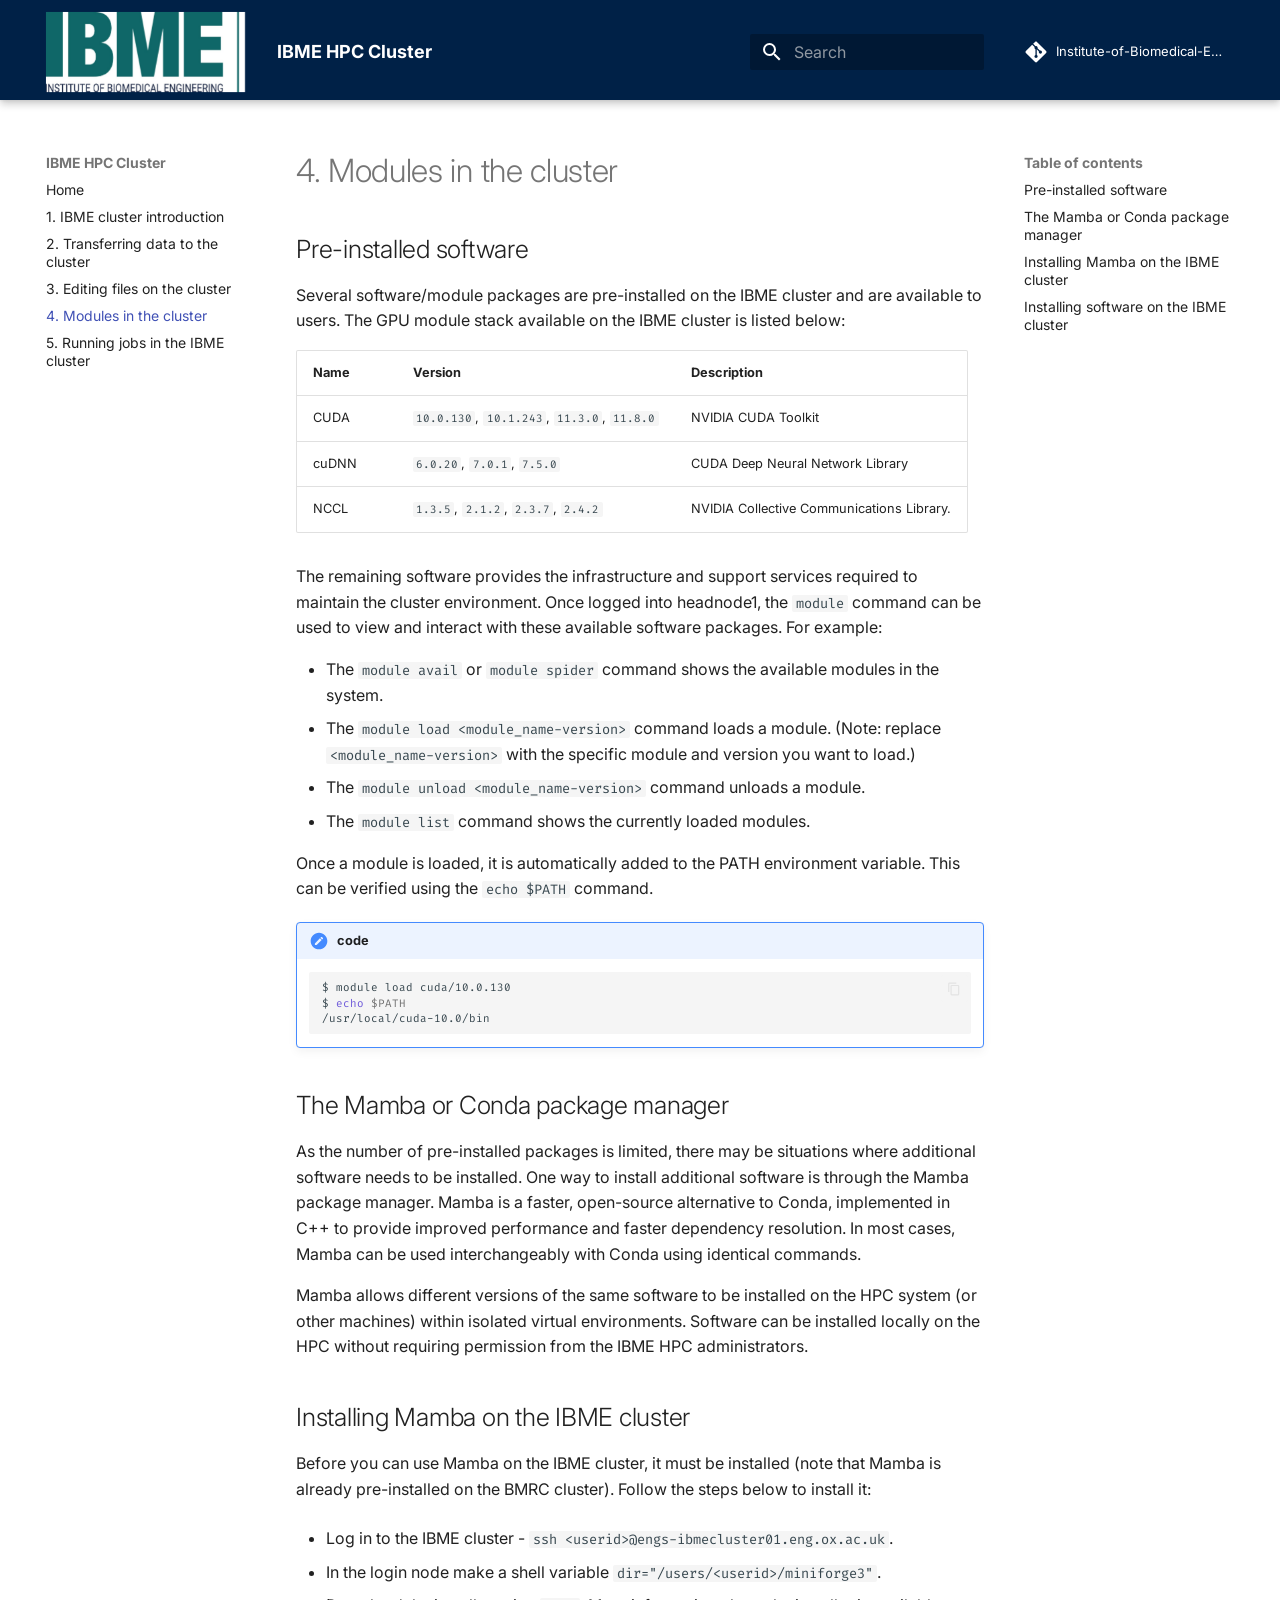
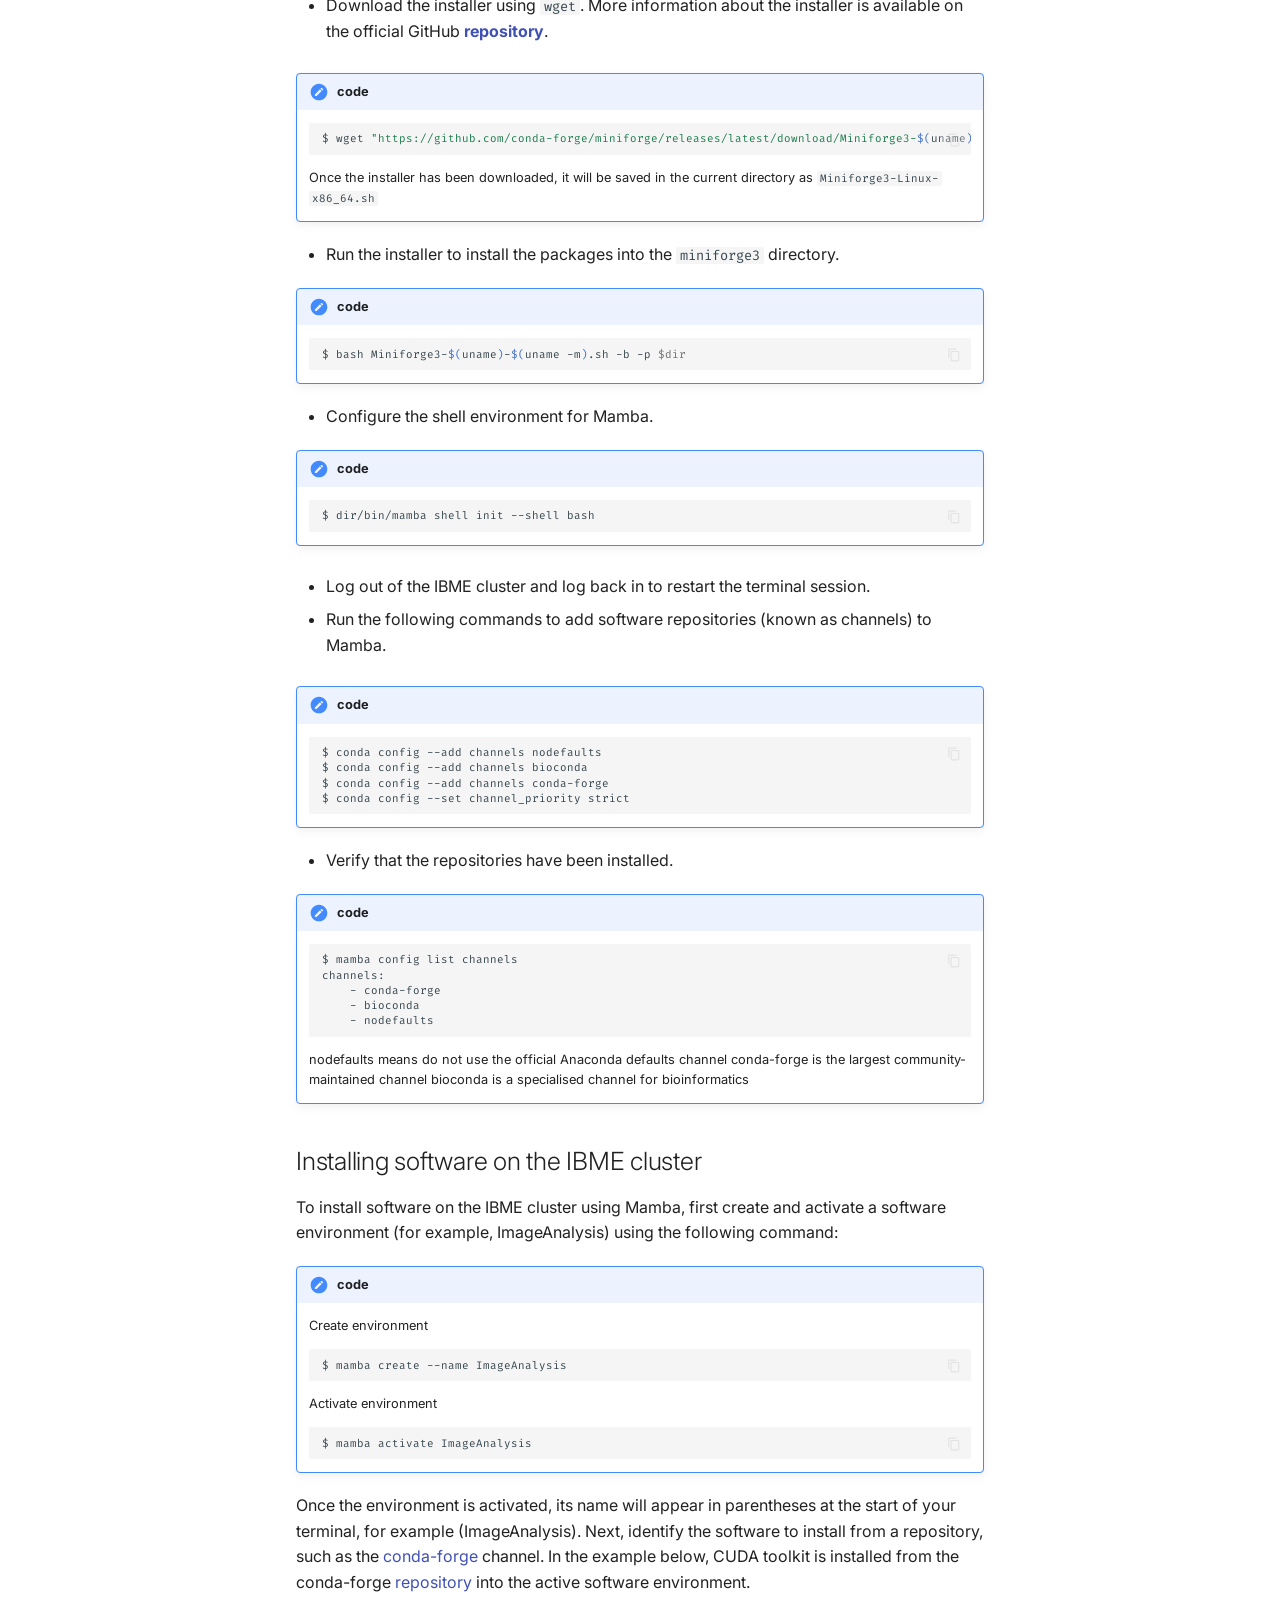
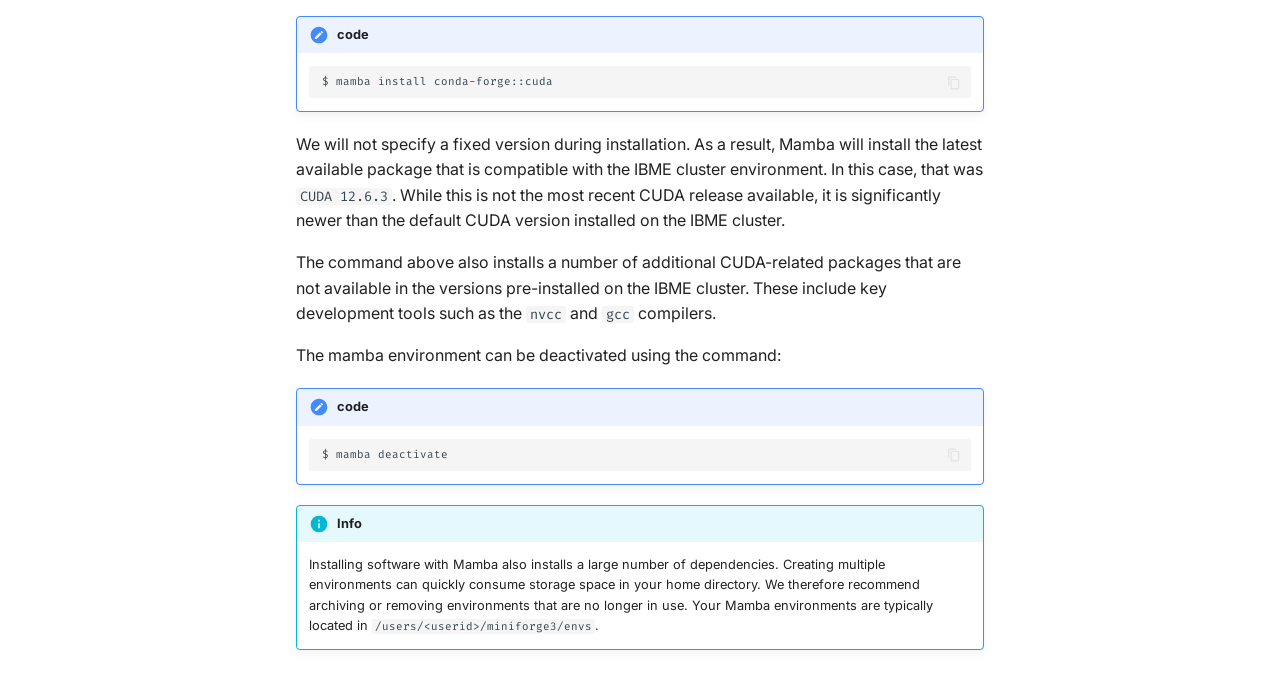
<file: 4_Modules_packages/index.html>
<!doctype html>
<html lang="en" class="no-js">
  <head>
    
      <meta charset="utf-8">
      <meta name="viewport" content="width=device-width,initial-scale=1">
      
      
        <meta name="author" content="Institute of Biomedical Engineering, University of Oxford">
      
      
        <link rel="canonical" href="https://mydomain.org/IBME_Cluster/4_Modules_packages/">
      
      
        <link rel="prev" href="../3_Editing_files/">
      
      
        <link rel="next" href="../5_Sessions/">
      
      
        
      
      
      <link rel="icon" href="../assets/images/favicon.png">
      <meta name="generator" content="mkdocs-1.6.1, mkdocs-material-9.7.6">
    
    
      
        <title>4. Modules in the cluster - IBME HPC Cluster</title>
      
    
    
      <link rel="stylesheet" href="../assets/stylesheets/main.484c7ddc.min.css">
      
      


    
    
      
    
    
      
        
        
        <link rel="preconnect" href="https://fonts.gstatic.com" crossorigin>
        <link rel="stylesheet" href="https://fonts.googleapis.com/css?family=Inter:300,300i,400,400i,700,700i%7CFira+Code:400,400i,700,700i&display=fallback">
        <style>:root{--md-text-font:"Inter";--md-code-font:"Fira Code"}</style>
      
    
    
      <link rel="stylesheet" href="../stylesheets/extra.css">
    
    <script>__md_scope=new URL("..",location),__md_hash=e=>[...e].reduce(((e,_)=>(e<<5)-e+_.charCodeAt(0)),0),__md_get=(e,_=localStorage,t=__md_scope)=>JSON.parse(_.getItem(t.pathname+"."+e)),__md_set=(e,_,t=localStorage,a=__md_scope)=>{try{t.setItem(a.pathname+"."+e,JSON.stringify(_))}catch(e){}}</script>
    
      

    
    
  </head>
  
  
    <body dir="ltr">
  
    
    <input class="md-toggle" data-md-toggle="drawer" type="checkbox" id="__drawer" autocomplete="off">
    <input class="md-toggle" data-md-toggle="search" type="checkbox" id="__search" autocomplete="off">
    <label class="md-overlay" for="__drawer"></label>
    <div data-md-component="skip">
      
        
        <a href="#4-modules-in-the-cluster" class="md-skip">
          Skip to content
        </a>
      
    </div>
    <div data-md-component="announce">
      
    </div>
    
    
      

  

<header class="md-header md-header--shadow" data-md-component="header">
  <nav class="md-header__inner md-grid" aria-label="Header">
    <a href=".." title="IBME HPC Cluster" class="md-header__button md-logo" aria-label="IBME HPC Cluster" data-md-component="logo">
      
  <img src="../images/IBME_OU_logo.jpg" alt="logo">

    </a>
    <label class="md-header__button md-icon" for="__drawer">
      
      <svg xmlns="http://www.w3.org/2000/svg" viewBox="0 0 24 24"><path d="M3 6h18v2H3zm0 5h18v2H3zm0 5h18v2H3z"/></svg>
    </label>
    <div class="md-header__title" data-md-component="header-title">
      <div class="md-header__ellipsis">
        <div class="md-header__topic">
          <span class="md-ellipsis">
            IBME HPC Cluster
          </span>
        </div>
        <div class="md-header__topic" data-md-component="header-topic">
          <span class="md-ellipsis">
            
              4. Modules in the cluster
            
          </span>
        </div>
      </div>
    </div>
    
    
      <script>var palette=__md_get("__palette");if(palette&&palette.color){if("(prefers-color-scheme)"===palette.color.media){var media=matchMedia("(prefers-color-scheme: light)"),input=document.querySelector(media.matches?"[data-md-color-media='(prefers-color-scheme: light)']":"[data-md-color-media='(prefers-color-scheme: dark)']");palette.color.media=input.getAttribute("data-md-color-media"),palette.color.scheme=input.getAttribute("data-md-color-scheme"),palette.color.primary=input.getAttribute("data-md-color-primary"),palette.color.accent=input.getAttribute("data-md-color-accent")}for(var[key,value]of Object.entries(palette.color))document.body.setAttribute("data-md-color-"+key,value)}</script>
    
    
    
      
      
        <label class="md-header__button md-icon" for="__search">
          
          <svg xmlns="http://www.w3.org/2000/svg" viewBox="0 0 24 24"><path d="M9.5 3A6.5 6.5 0 0 1 16 9.5c0 1.61-.59 3.09-1.56 4.23l.27.27h.79l5 5-1.5 1.5-5-5v-.79l-.27-.27A6.52 6.52 0 0 1 9.5 16 6.5 6.5 0 0 1 3 9.5 6.5 6.5 0 0 1 9.5 3m0 2C7 5 5 7 5 9.5S7 14 9.5 14 14 12 14 9.5 12 5 9.5 5"/></svg>
        </label>
        <div class="md-search" data-md-component="search" role="dialog">
  <label class="md-search__overlay" for="__search"></label>
  <div class="md-search__inner" role="search">
    <form class="md-search__form" name="search">
      <input type="text" class="md-search__input" name="query" aria-label="Search" placeholder="Search" autocapitalize="off" autocorrect="off" autocomplete="off" spellcheck="false" data-md-component="search-query" required>
      <label class="md-search__icon md-icon" for="__search">
        
        <svg xmlns="http://www.w3.org/2000/svg" viewBox="0 0 24 24"><path d="M9.5 3A6.5 6.5 0 0 1 16 9.5c0 1.61-.59 3.09-1.56 4.23l.27.27h.79l5 5-1.5 1.5-5-5v-.79l-.27-.27A6.52 6.52 0 0 1 9.5 16 6.5 6.5 0 0 1 3 9.5 6.5 6.5 0 0 1 9.5 3m0 2C7 5 5 7 5 9.5S7 14 9.5 14 14 12 14 9.5 12 5 9.5 5"/></svg>
        
        <svg xmlns="http://www.w3.org/2000/svg" viewBox="0 0 24 24"><path d="M20 11v2H8l5.5 5.5-1.42 1.42L4.16 12l7.92-7.92L13.5 5.5 8 11z"/></svg>
      </label>
      <nav class="md-search__options" aria-label="Search">
        
        <button type="reset" class="md-search__icon md-icon" title="Clear" aria-label="Clear" tabindex="-1">
          
          <svg xmlns="http://www.w3.org/2000/svg" viewBox="0 0 24 24"><path d="M19 6.41 17.59 5 12 10.59 6.41 5 5 6.41 10.59 12 5 17.59 6.41 19 12 13.41 17.59 19 19 17.59 13.41 12z"/></svg>
        </button>
      </nav>
      
    </form>
    <div class="md-search__output">
      <div class="md-search__scrollwrap" tabindex="0" data-md-scrollfix>
        <div class="md-search-result" data-md-component="search-result">
          <div class="md-search-result__meta">
            Initializing search
          </div>
          <ol class="md-search-result__list" role="presentation"></ol>
        </div>
      </div>
    </div>
  </div>
</div>
      
    
    
      <div class="md-header__source">
        <a href="https://github.com/Institute-of-Biomedical-Engineering/IBME_Cluster" title="Go to repository" class="md-source" data-md-component="source">
  <div class="md-source__icon md-icon">
    
    <svg xmlns="http://www.w3.org/2000/svg" viewBox="0 0 448 512"><!--! Font Awesome Free 7.1.0 by @fontawesome - https://fontawesome.com License - https://fontawesome.com/license/free (Icons: CC BY 4.0, Fonts: SIL OFL 1.1, Code: MIT License) Copyright 2025 Fonticons, Inc.--><path d="M439.6 236.1 244 40.5c-5.4-5.5-12.8-8.5-20.4-8.5s-15 3-20.4 8.4L162.5 81l51.5 51.5c27.1-9.1 52.7 16.8 43.4 43.7l49.7 49.7c34.2-11.8 61.2 31 35.5 56.7-26.5 26.5-70.2-2.9-56-37.3L240.3 199v121.9c25.3 12.5 22.3 41.8 9.1 55-6.4 6.4-15.2 10.1-24.3 10.1s-17.8-3.6-24.3-10.1c-17.6-17.6-11.1-46.9 11.2-56v-123c-20.8-8.5-24.6-30.7-18.6-45L142.6 101 8.5 235.1C3 240.6 0 247.9 0 255.5s3 15 8.5 20.4l195.6 195.7c5.4 5.4 12.7 8.4 20.4 8.4s15-3 20.4-8.4l194.7-194.7c5.4-5.4 8.4-12.8 8.4-20.4s-3-15-8.4-20.4"/></svg>
  </div>
  <div class="md-source__repository">
    Institute-of-Biomedical-Engineering/Training_Linux_CLI
  </div>
</a>
      </div>
    
  </nav>
  
</header>
    
    <div class="md-container" data-md-component="container">
      
      
        
          
        
      
      <main class="md-main" data-md-component="main">
        <div class="md-main__inner md-grid">
          
            
              
              <div class="md-sidebar md-sidebar--primary" data-md-component="sidebar" data-md-type="navigation" >
                <div class="md-sidebar__scrollwrap">
                  <div class="md-sidebar__inner">
                    



<nav class="md-nav md-nav--primary" aria-label="Navigation" data-md-level="0">
  <label class="md-nav__title" for="__drawer">
    <a href=".." title="IBME HPC Cluster" class="md-nav__button md-logo" aria-label="IBME HPC Cluster" data-md-component="logo">
      
  <img src="../images/IBME_OU_logo.jpg" alt="logo">

    </a>
    IBME HPC Cluster
  </label>
  
    <div class="md-nav__source">
      <a href="https://github.com/Institute-of-Biomedical-Engineering/IBME_Cluster" title="Go to repository" class="md-source" data-md-component="source">
  <div class="md-source__icon md-icon">
    
    <svg xmlns="http://www.w3.org/2000/svg" viewBox="0 0 448 512"><!--! Font Awesome Free 7.1.0 by @fontawesome - https://fontawesome.com License - https://fontawesome.com/license/free (Icons: CC BY 4.0, Fonts: SIL OFL 1.1, Code: MIT License) Copyright 2025 Fonticons, Inc.--><path d="M439.6 236.1 244 40.5c-5.4-5.5-12.8-8.5-20.4-8.5s-15 3-20.4 8.4L162.5 81l51.5 51.5c27.1-9.1 52.7 16.8 43.4 43.7l49.7 49.7c34.2-11.8 61.2 31 35.5 56.7-26.5 26.5-70.2-2.9-56-37.3L240.3 199v121.9c25.3 12.5 22.3 41.8 9.1 55-6.4 6.4-15.2 10.1-24.3 10.1s-17.8-3.6-24.3-10.1c-17.6-17.6-11.1-46.9 11.2-56v-123c-20.8-8.5-24.6-30.7-18.6-45L142.6 101 8.5 235.1C3 240.6 0 247.9 0 255.5s3 15 8.5 20.4l195.6 195.7c5.4 5.4 12.7 8.4 20.4 8.4s15-3 20.4-8.4l194.7-194.7c5.4-5.4 8.4-12.8 8.4-20.4s-3-15-8.4-20.4"/></svg>
  </div>
  <div class="md-source__repository">
    Institute-of-Biomedical-Engineering/Training_Linux_CLI
  </div>
</a>
    </div>
  
  <ul class="md-nav__list" data-md-scrollfix>
    
      
      
  
  
  
  
    <li class="md-nav__item">
      <a href=".." class="md-nav__link">
        
  
  
  <span class="md-ellipsis">
    
  
    Home
  

    
  </span>
  
  

      </a>
    </li>
  

    
      
      
  
  
  
  
    <li class="md-nav__item">
      <a href="../1_Cluster_introduction/" class="md-nav__link">
        
  
  
  <span class="md-ellipsis">
    
  
    1. IBME cluster introduction
  

    
  </span>
  
  

      </a>
    </li>
  

    
      
      
  
  
  
  
    <li class="md-nav__item">
      <a href="../2_Transferring_files_to_remote_machine/" class="md-nav__link">
        
  
  
  <span class="md-ellipsis">
    
  
    2. Transferring data to the cluster
  

    
  </span>
  
  

      </a>
    </li>
  

    
      
      
  
  
  
  
    <li class="md-nav__item">
      <a href="../3_Editing_files/" class="md-nav__link">
        
  
  
  <span class="md-ellipsis">
    
  
    3. Editing files on the cluster
  

    
  </span>
  
  

      </a>
    </li>
  

    
      
      
  
  
    
  
  
  
    <li class="md-nav__item md-nav__item--active">
      
      <input class="md-nav__toggle md-toggle" type="checkbox" id="__toc">
      
      
        
      
      
        <label class="md-nav__link md-nav__link--active" for="__toc">
          
  
  
  <span class="md-ellipsis">
    
  
    4. Modules in the cluster
  

    
  </span>
  
  

          <span class="md-nav__icon md-icon"></span>
        </label>
      
      <a href="./" class="md-nav__link md-nav__link--active">
        
  
  
  <span class="md-ellipsis">
    
  
    4. Modules in the cluster
  

    
  </span>
  
  

      </a>
      
        

<nav class="md-nav md-nav--secondary" aria-label="Table of contents">
  
  
  
    
  
  
    <label class="md-nav__title" for="__toc">
      <span class="md-nav__icon md-icon"></span>
      Table of contents
    </label>
    <ul class="md-nav__list" data-md-component="toc" data-md-scrollfix>
      
        <li class="md-nav__item">
  <a href="#pre-installed-software" class="md-nav__link">
    <span class="md-ellipsis">
      
        Pre-installed software
      
    </span>
  </a>
  
</li>
      
        <li class="md-nav__item">
  <a href="#the-mamba-or-conda-package-manager" class="md-nav__link">
    <span class="md-ellipsis">
      
        The Mamba or Conda package manager
      
    </span>
  </a>
  
</li>
      
        <li class="md-nav__item">
  <a href="#installing-mamba-on-the-ibme-cluster" class="md-nav__link">
    <span class="md-ellipsis">
      
        Installing Mamba on the IBME cluster
      
    </span>
  </a>
  
</li>
      
        <li class="md-nav__item">
  <a href="#installing-software-on-the-ibme-cluster" class="md-nav__link">
    <span class="md-ellipsis">
      
        Installing software on the IBME cluster
      
    </span>
  </a>
  
</li>
      
    </ul>
  
</nav>
      
    </li>
  

    
      
      
  
  
  
  
    <li class="md-nav__item">
      <a href="../5_Sessions/" class="md-nav__link">
        
  
  
  <span class="md-ellipsis">
    
  
    5. Running jobs in the IBME cluster
  

    
  </span>
  
  

      </a>
    </li>
  

    
  </ul>
</nav>
                  </div>
                </div>
              </div>
            
            
              
              <div class="md-sidebar md-sidebar--secondary" data-md-component="sidebar" data-md-type="toc" >
                <div class="md-sidebar__scrollwrap">
                  <div class="md-sidebar__inner">
                    

<nav class="md-nav md-nav--secondary" aria-label="Table of contents">
  
  
  
    
  
  
    <label class="md-nav__title" for="__toc">
      <span class="md-nav__icon md-icon"></span>
      Table of contents
    </label>
    <ul class="md-nav__list" data-md-component="toc" data-md-scrollfix>
      
        <li class="md-nav__item">
  <a href="#pre-installed-software" class="md-nav__link">
    <span class="md-ellipsis">
      
        Pre-installed software
      
    </span>
  </a>
  
</li>
      
        <li class="md-nav__item">
  <a href="#the-mamba-or-conda-package-manager" class="md-nav__link">
    <span class="md-ellipsis">
      
        The Mamba or Conda package manager
      
    </span>
  </a>
  
</li>
      
        <li class="md-nav__item">
  <a href="#installing-mamba-on-the-ibme-cluster" class="md-nav__link">
    <span class="md-ellipsis">
      
        Installing Mamba on the IBME cluster
      
    </span>
  </a>
  
</li>
      
        <li class="md-nav__item">
  <a href="#installing-software-on-the-ibme-cluster" class="md-nav__link">
    <span class="md-ellipsis">
      
        Installing software on the IBME cluster
      
    </span>
  </a>
  
</li>
      
    </ul>
  
</nav>
                  </div>
                </div>
              </div>
            
          
          
            <div class="md-content" data-md-component="content">
              
              <article class="md-content__inner md-typeset">
                
                  


  
  


<h1 id="4-modules-in-the-cluster">4. Modules in the cluster</h1>
<h2 id="pre-installed-software">Pre-installed software</h2>
<p>Several software/module packages are pre-installed on the IBME cluster and are available to users. The GPU module stack available on the IBME cluster is listed below:</p>
<table>
<thead>
<tr>
<th style="text-align: left;"><strong>Name</strong></th>
<th style="text-align: left;"><strong>Version</strong></th>
<th style="text-align: left;"><strong>Description</strong></th>
</tr>
</thead>
<tbody>
<tr>
<td style="text-align: left;">CUDA</td>
<td style="text-align: left;"><code>10.0.130</code>,    <code>10.1.243</code>,    <code>11.3.0</code>,    <code>11.8.0</code></td>
<td style="text-align: left;">NVIDIA CUDA Toolkit</td>
</tr>
<tr>
<td style="text-align: left;">cuDNN</td>
<td style="text-align: left;"><code>6.0.20</code>,    <code>7.0.1</code>,    <code>7.5.0</code></td>
<td style="text-align: left;">CUDA Deep Neural Network Library</td>
</tr>
<tr>
<td style="text-align: left;">NCCL</td>
<td style="text-align: left;"><code>1.3.5</code>,    <code>2.1.2</code>,    <code>2.3.7</code>,    <code>2.4.2</code></td>
<td style="text-align: left;">NVIDIA Collective Communications Library.</td>
</tr>
</tbody>
</table>
<p>The remaining software provides the infrastructure and support services required to maintain the cluster environment. Once logged into headnode1, the <code>module</code> command can be used to view and interact with these available software packages. For example:</p>
<ul>
<li>The <code>module avail</code> or <code>module spider</code> command shows the available modules in the system.</li>
<li>The <code>module load &lt;module_name-version&gt;</code> command loads a module. (Note: replace <code>&lt;module_name-version&gt;</code> with the specific module and version you want to load.)</li>
<li>The <code>module unload &lt;module_name-version&gt;</code> command unloads a module.</li>
<li>The <code>module list</code> command shows the currently loaded modules.</li>
</ul>
<p>Once a module is loaded, it is automatically added to the PATH environment variable. This can be verified using the <code>echo $PATH</code> command.</p>
<div class="admonition terminal">
<p class="admonition-title">code</p>
<div class="language-bash highlight"><pre><span></span><code><span id="__span-0-1"><a id="__codelineno-0-1" name="__codelineno-0-1" href="#__codelineno-0-1"></a>$<span class="w"> </span>module<span class="w"> </span>load<span class="w"> </span>cuda/10.0.130
</span><span id="__span-0-2"><a id="__codelineno-0-2" name="__codelineno-0-2" href="#__codelineno-0-2"></a>$<span class="w"> </span><span class="nb">echo</span><span class="w"> </span><span class="nv">$PATH</span>
</span><span id="__span-0-3"><a id="__codelineno-0-3" name="__codelineno-0-3" href="#__codelineno-0-3"></a>/usr/local/cuda-10.0/bin
</span></code></pre></div>
</div>
<h2 id="the-mamba-or-conda-package-manager">The Mamba or Conda package manager</h2>
<p>As the number of pre-installed packages is limited, there may be situations where additional software needs to be installed. One way to install additional software is through the Mamba package manager. Mamba is a faster, open-source alternative to Conda, implemented in C++ to provide improved performance and faster dependency resolution. In most cases, Mamba can be used interchangeably with Conda using identical commands.</p>
<p>Mamba allows different versions of the same software to be installed on the HPC system (or other machines) within isolated virtual environments. Software can be installed locally on the HPC without requiring permission from the IBME HPC administrators.</p>
<h2 id="installing-mamba-on-the-ibme-cluster">Installing Mamba on the IBME cluster</h2>
<p>Before you can use Mamba on the IBME cluster, it must be installed (note that Mamba is already pre-installed on the BMRC cluster). Follow the steps below to install it:</p>
<ul>
<li>
<p>Log in to the IBME cluster - <code>ssh &lt;userid&gt;@engs-ibmecluster01.eng.ox.ac.uk</code>.</p>
</li>
<li>
<p>In the login node make a shell variable <code>dir="/users/&lt;userid&gt;/miniforge3"</code>.</p>
</li>
<li>
<p>Download the installer using <code>wget</code>. More information about the installer is available on the official GitHub <a href="https://github.com/conda-forge/miniforge/"><strong>repository</strong></a>.</p>
</li>
</ul>
<div class="admonition terminal">
<p class="admonition-title">code</p>
<p><div class="language-bash highlight"><pre><span></span><code><span id="__span-1-1"><a id="__codelineno-1-1" name="__codelineno-1-1" href="#__codelineno-1-1"></a>$<span class="w"> </span>wget<span class="w"> </span><span class="s2">&quot;https://github.com/conda-forge/miniforge/releases/latest/download/Miniforge3-</span><span class="k">$(</span>uname<span class="k">)</span><span class="s2">-</span><span class="k">$(</span>uname<span class="w"> </span>-m<span class="k">)</span><span class="s2">.sh&quot;</span>
</span></code></pre></div>
Once the installer has been downloaded, it will be saved in the current directory as <code>Miniforge3-Linux-x86_64.sh</code></p>
</div>
<ul>
<li>Run the installer to install the packages into the <code>miniforge3</code> directory.</li>
</ul>
<div class="admonition terminal">
<p class="admonition-title">code</p>
<div class="language-bash highlight"><pre><span></span><code><span id="__span-2-1"><a id="__codelineno-2-1" name="__codelineno-2-1" href="#__codelineno-2-1"></a>$<span class="w"> </span>bash<span class="w"> </span>Miniforge3-<span class="k">$(</span>uname<span class="k">)</span>-<span class="k">$(</span>uname<span class="w"> </span>-m<span class="k">)</span>.sh<span class="w"> </span>-b<span class="w"> </span>-p<span class="w"> </span><span class="nv">$dir</span>
</span></code></pre></div>
</div>
<ul>
<li>Configure the shell environment for Mamba.</li>
</ul>
<div class="admonition terminal">
<p class="admonition-title">code</p>
<div class="language-bash highlight"><pre><span></span><code><span id="__span-3-1"><a id="__codelineno-3-1" name="__codelineno-3-1" href="#__codelineno-3-1"></a>$<span class="w"> </span>dir/bin/mamba<span class="w"> </span>shell<span class="w"> </span>init<span class="w"> </span>--shell<span class="w"> </span>bash
</span></code></pre></div>
</div>
<ul>
<li>
<p>Log out of the IBME cluster and log back in to restart the terminal session.</p>
</li>
<li>
<p>Run the following commands to add software repositories (known as channels) to Mamba.</p>
</li>
</ul>
<div class="admonition terminal">
<p class="admonition-title">code</p>
<div class="language-bash highlight"><pre><span></span><code><span id="__span-4-1"><a id="__codelineno-4-1" name="__codelineno-4-1" href="#__codelineno-4-1"></a>$<span class="w"> </span>conda<span class="w"> </span>config<span class="w"> </span>--add<span class="w"> </span>channels<span class="w"> </span>nodefaults
</span><span id="__span-4-2"><a id="__codelineno-4-2" name="__codelineno-4-2" href="#__codelineno-4-2"></a>$<span class="w"> </span>conda<span class="w"> </span>config<span class="w"> </span>--add<span class="w"> </span>channels<span class="w"> </span>bioconda
</span><span id="__span-4-3"><a id="__codelineno-4-3" name="__codelineno-4-3" href="#__codelineno-4-3"></a>$<span class="w"> </span>conda<span class="w"> </span>config<span class="w"> </span>--add<span class="w"> </span>channels<span class="w"> </span>conda-forge
</span><span id="__span-4-4"><a id="__codelineno-4-4" name="__codelineno-4-4" href="#__codelineno-4-4"></a>$<span class="w"> </span>conda<span class="w"> </span>config<span class="w"> </span>--set<span class="w"> </span>channel_priority<span class="w"> </span>strict
</span></code></pre></div>
</div>
<ul>
<li>Verify that the repositories have been installed.</li>
</ul>
<div class="admonition terminal">
<p class="admonition-title">code</p>
<div class="language-bash highlight"><pre><span></span><code><span id="__span-5-1"><a id="__codelineno-5-1" name="__codelineno-5-1" href="#__codelineno-5-1"></a>$<span class="w"> </span>mamba<span class="w"> </span>config<span class="w"> </span>list<span class="w"> </span>channels
</span><span id="__span-5-2"><a id="__codelineno-5-2" name="__codelineno-5-2" href="#__codelineno-5-2"></a>channels:
</span><span id="__span-5-3"><a id="__codelineno-5-3" name="__codelineno-5-3" href="#__codelineno-5-3"></a><span class="w">    </span>-<span class="w"> </span>conda-forge
</span><span id="__span-5-4"><a id="__codelineno-5-4" name="__codelineno-5-4" href="#__codelineno-5-4"></a><span class="w">    </span>-<span class="w"> </span>bioconda
</span><span id="__span-5-5"><a id="__codelineno-5-5" name="__codelineno-5-5" href="#__codelineno-5-5"></a><span class="w">    </span>-<span class="w"> </span>nodefaults
</span></code></pre></div>
<p>nodefaults means do not use the official Anaconda defaults channel
conda-forge is the largest community-maintained channel
bioconda is a specialised channel for bioinformatics</p>
</div>
<h2 id="installing-software-on-the-ibme-cluster">Installing software on the IBME cluster</h2>
<p>To install software on the IBME cluster using Mamba, first create and activate a software environment (for example, ImageAnalysis) using the following command:</p>
<div class="admonition terminal">
<p class="admonition-title">code</p>
<p>Create environment</p>
<p><div class="language-bash highlight"><pre><span></span><code><span id="__span-6-1"><a id="__codelineno-6-1" name="__codelineno-6-1" href="#__codelineno-6-1"></a>$<span class="w"> </span>mamba<span class="w"> </span>create<span class="w"> </span>--name<span class="w"> </span>ImageAnalysis
</span></code></pre></div>
Activate environment</p>
<div class="language-bash highlight"><pre><span></span><code><span id="__span-7-1"><a id="__codelineno-7-1" name="__codelineno-7-1" href="#__codelineno-7-1"></a>$<span class="w"> </span>mamba<span class="w"> </span>activate<span class="w"> </span>ImageAnalysis
</span></code></pre></div>
</div>
<p>Once the environment is activated, its name will appear in parentheses at the start of your terminal, for example (ImageAnalysis). Next, identify the software to install from a repository, such as the <a href="https://conda-forge.org/packages/?">conda-forge</a> channel. In the example below, CUDA toolkit is installed from the conda-forge <a href="https://anaconda.org/channels/conda-forge/packages/cuda/overview">repository</a> into the active software environment.</p>
<div class="admonition terminal">
<p class="admonition-title">code</p>
<div class="language-bash highlight"><pre><span></span><code><span id="__span-8-1"><a id="__codelineno-8-1" name="__codelineno-8-1" href="#__codelineno-8-1"></a>$<span class="w"> </span>mamba<span class="w"> </span>install<span class="w"> </span>conda-forge::cuda
</span></code></pre></div>
</div>
<p>We will not specify a fixed version during installation. As a result, Mamba will install the latest available package that is compatible with the IBME cluster environment. In this case, that was <code>CUDA 12.6.3</code>. While this is not the most recent CUDA release available, it is significantly newer than the default CUDA version installed on the IBME cluster.</p>
<p>The command above also installs a number of additional CUDA-related packages that are not available in the versions pre-installed on the IBME cluster. These include key development tools such as the <code>nvcc</code> and <code>gcc</code> compilers.</p>
<p>The mamba environment can be deactivated using the command:</p>
<div class="admonition terminal">
<p class="admonition-title">code</p>
<div class="language-bash highlight"><pre><span></span><code><span id="__span-9-1"><a id="__codelineno-9-1" name="__codelineno-9-1" href="#__codelineno-9-1"></a>$<span class="w"> </span>mamba<span class="w"> </span>deactivate
</span></code></pre></div>
</div>
<div class="admonition info">
<p class="admonition-title">Info</p>
<p>Installing software with Mamba also installs a large number of dependencies. Creating multiple environments can quickly consume storage space in your home directory. We therefore recommend archiving or removing environments that are no longer in use. Your Mamba environments are typically located in <code>/users/&lt;userid&gt;/miniforge3/envs</code>.</p>
</div>












                
              </article>
            </div>
          
          
<script>var target=document.getElementById(location.hash.slice(1));target&&target.name&&(target.checked=target.name.startsWith("__tabbed_"))</script>
        </div>
        
          <button type="button" class="md-top md-icon" data-md-component="top" hidden>
  
  <svg xmlns="http://www.w3.org/2000/svg" viewBox="0 0 24 24"><path d="M13 20h-2V8l-5.5 5.5-1.42-1.42L12 4.16l7.92 7.92-1.42 1.42L13 8z"/></svg>
  Back to top
</button>
        
      </main>
      
        <footer class="md-footer">
  
    
      
      <nav class="md-footer__inner md-grid" aria-label="Footer" >
        
          
          <a href="../3_Editing_files/" class="md-footer__link md-footer__link--prev" aria-label="Previous: 3. Editing files on the cluster">
            <div class="md-footer__button md-icon">
              
              <svg xmlns="http://www.w3.org/2000/svg" viewBox="0 0 24 24"><path d="M20 11v2H8l5.5 5.5-1.42 1.42L4.16 12l7.92-7.92L13.5 5.5 8 11z"/></svg>
            </div>
            <div class="md-footer__title">
              <span class="md-footer__direction">
                Previous
              </span>
              <div class="md-ellipsis">
                3. Editing files on the cluster
              </div>
            </div>
          </a>
        
        
          
          <a href="../5_Sessions/" class="md-footer__link md-footer__link--next" aria-label="Next: 5. Running jobs in the IBME cluster">
            <div class="md-footer__title">
              <span class="md-footer__direction">
                Next
              </span>
              <div class="md-ellipsis">
                5. Running jobs in the IBME cluster
              </div>
            </div>
            <div class="md-footer__button md-icon">
              
              <svg xmlns="http://www.w3.org/2000/svg" viewBox="0 0 24 24"><path d="M4 11v2h12l-5.5 5.5 1.42 1.42L19.84 12l-7.92-7.92L10.5 5.5 16 11z"/></svg>
            </div>
          </a>
        
      </nav>
    
  
  <div class="md-footer-meta md-typeset">
    <div class="md-footer-meta__inner md-grid">
      <div class="md-copyright">
  
  
    Made with
    <a href="https://squidfunk.github.io/mkdocs-material/" target="_blank" rel="noopener">
      Material for MkDocs
    </a>
  
</div>
      
    </div>
  </div>
</footer>
      
    </div>
    <div class="md-dialog" data-md-component="dialog">
      <div class="md-dialog__inner md-typeset"></div>
    </div>
    
    
    
      
      
      <script id="__config" type="application/json">{"annotate": null, "base": "..", "features": ["navigation.tracking", "navigation.sections", "navigation.expand", "navigation.top", "navigation.footer", "content.code.copy", "content.code.annotate"], "search": "../assets/javascripts/workers/search.2c215733.min.js", "tags": null, "translations": {"clipboard.copied": "Copied to clipboard", "clipboard.copy": "Copy to clipboard", "search.result.more.one": "1 more on this page", "search.result.more.other": "# more on this page", "search.result.none": "No matching documents", "search.result.one": "1 matching document", "search.result.other": "# matching documents", "search.result.placeholder": "Type to start searching", "search.result.term.missing": "Missing", "select.version": "Select version"}, "version": null}</script>
    
    
      <script src="../assets/javascripts/bundle.79ae519e.min.js"></script>
      
    
  </body>
</html>
</file>
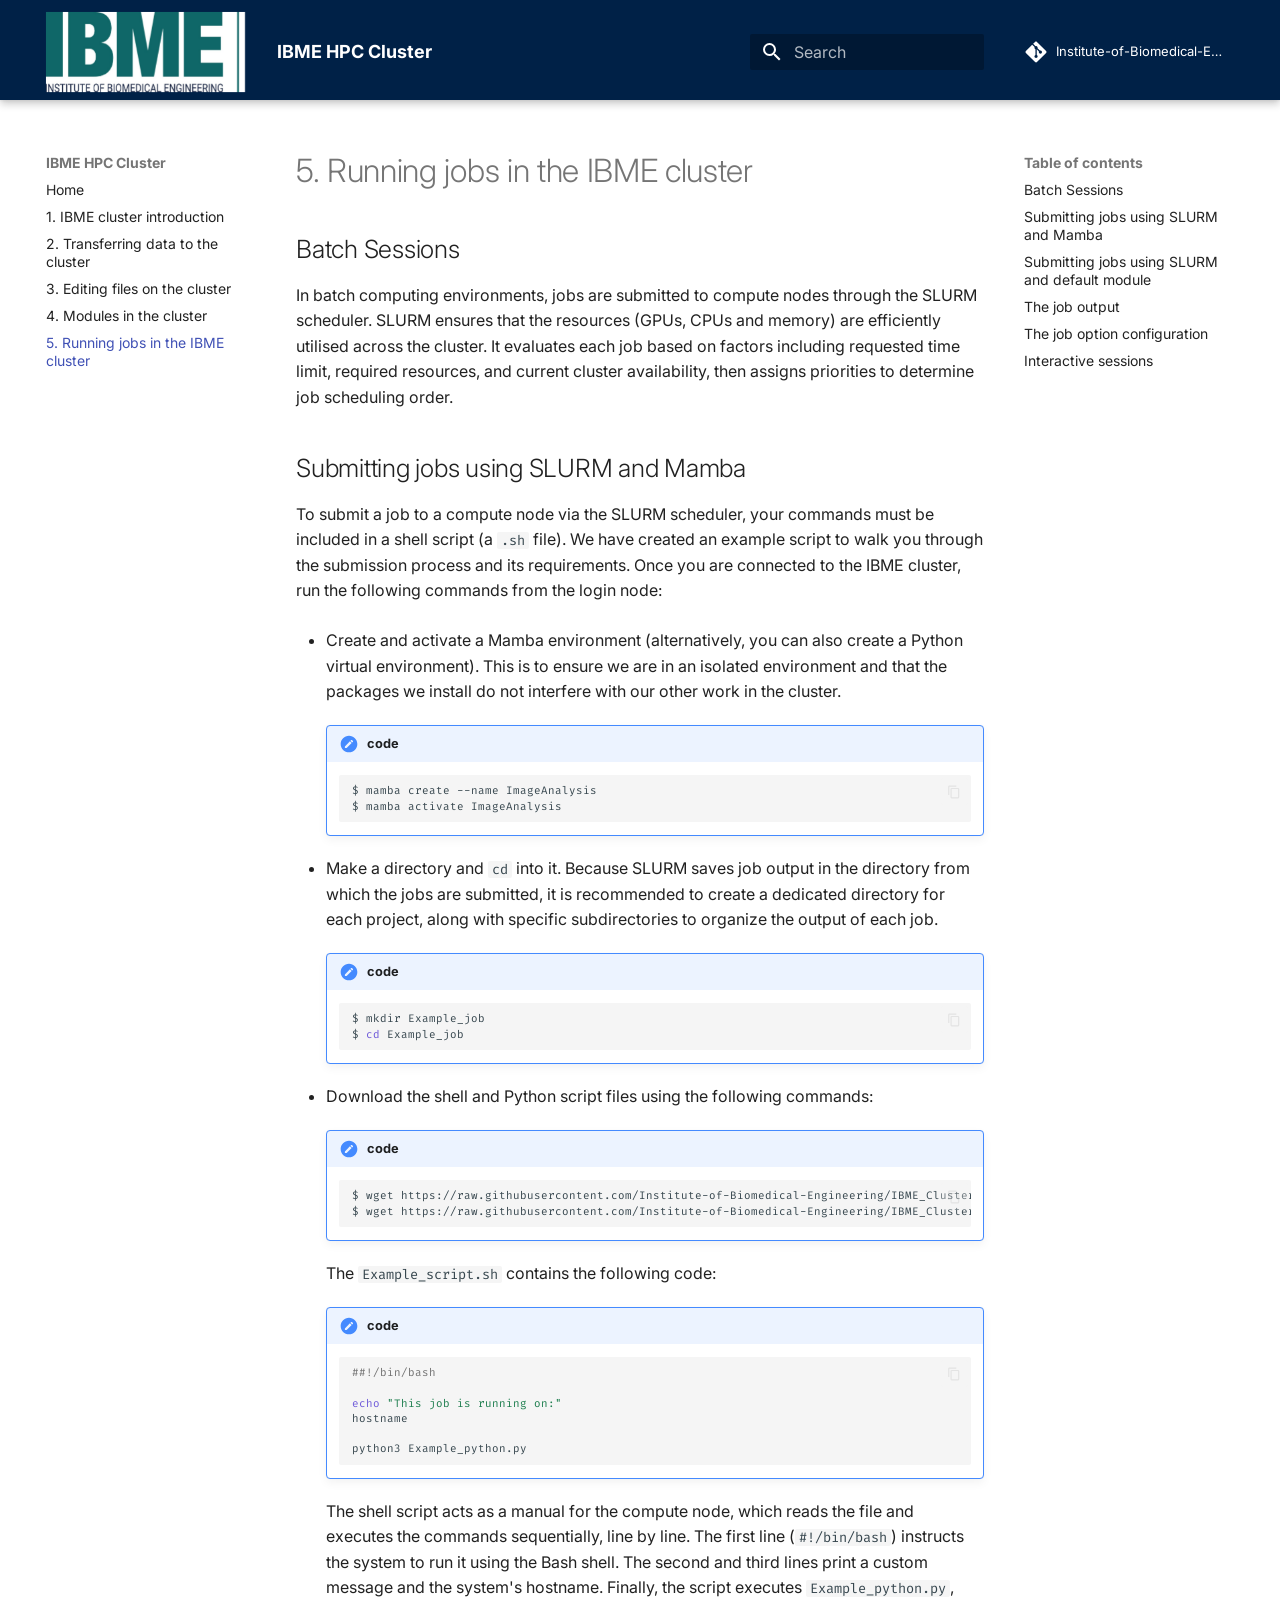
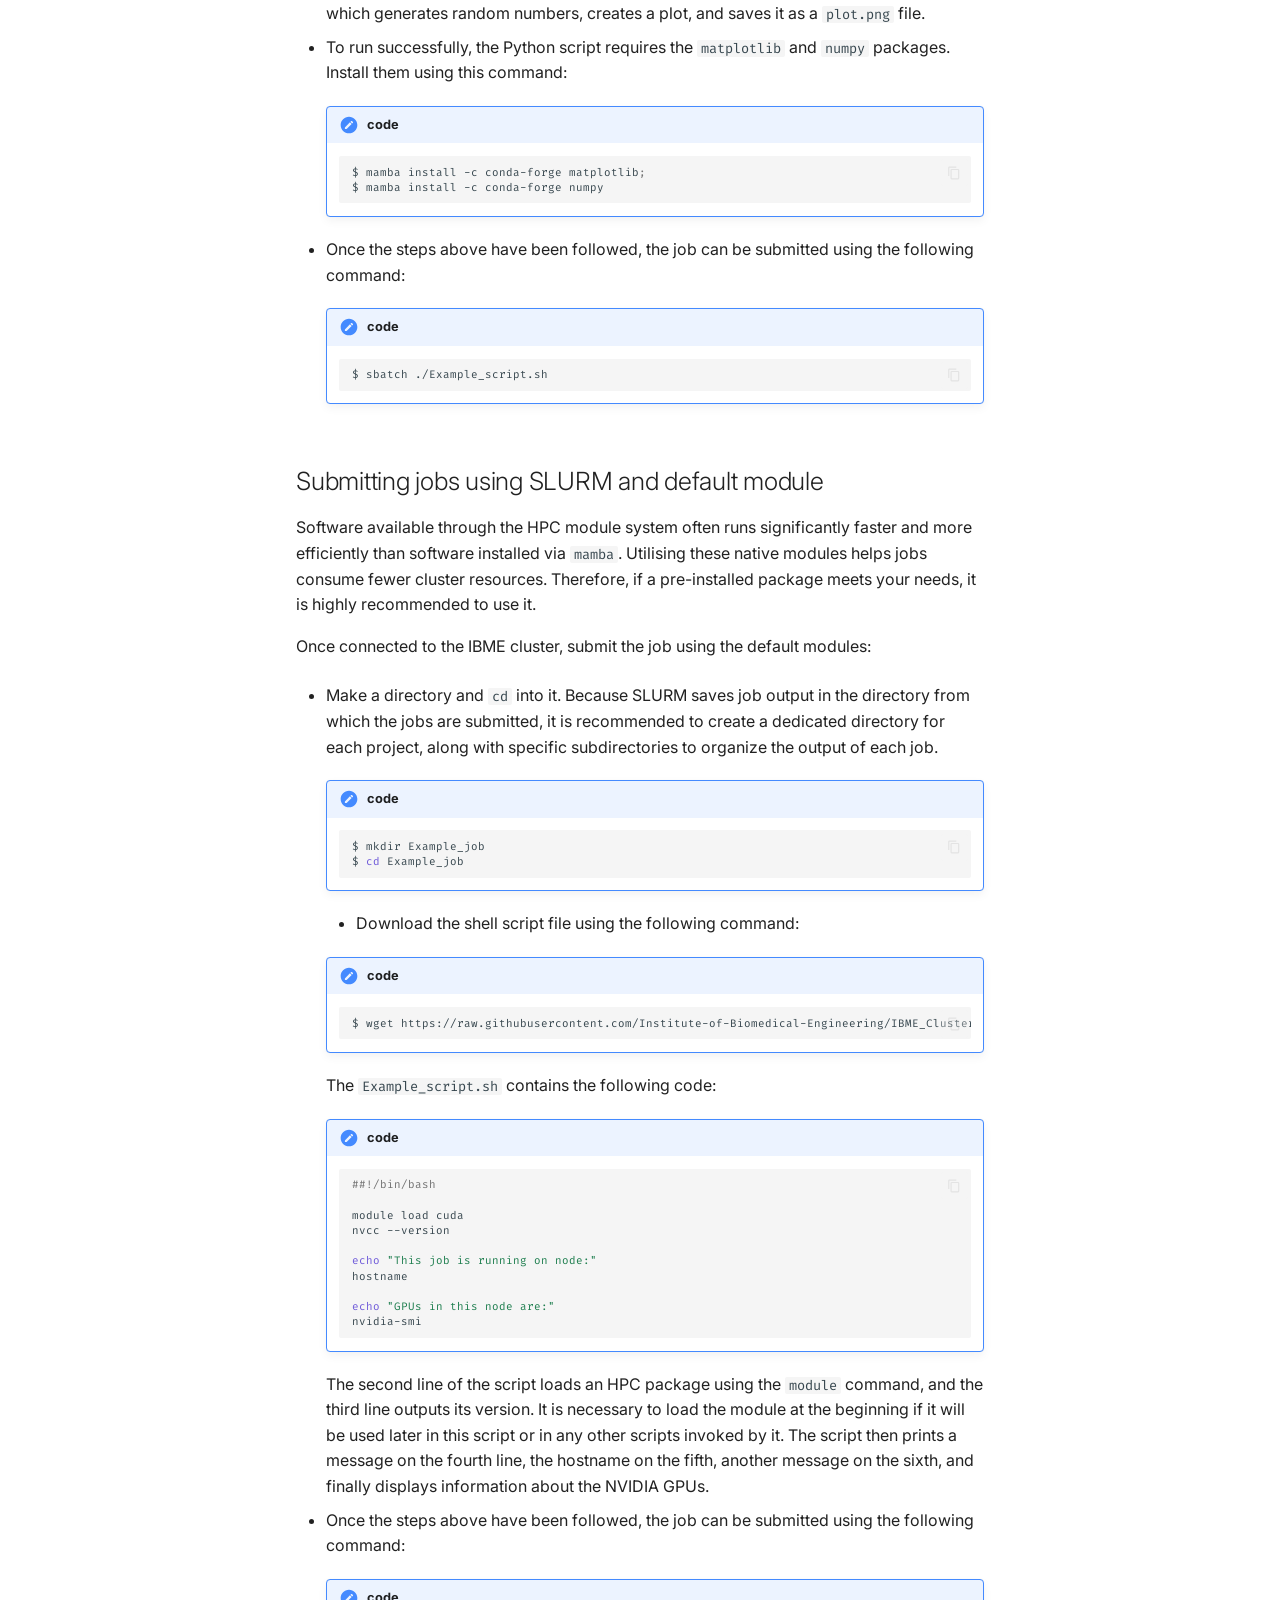
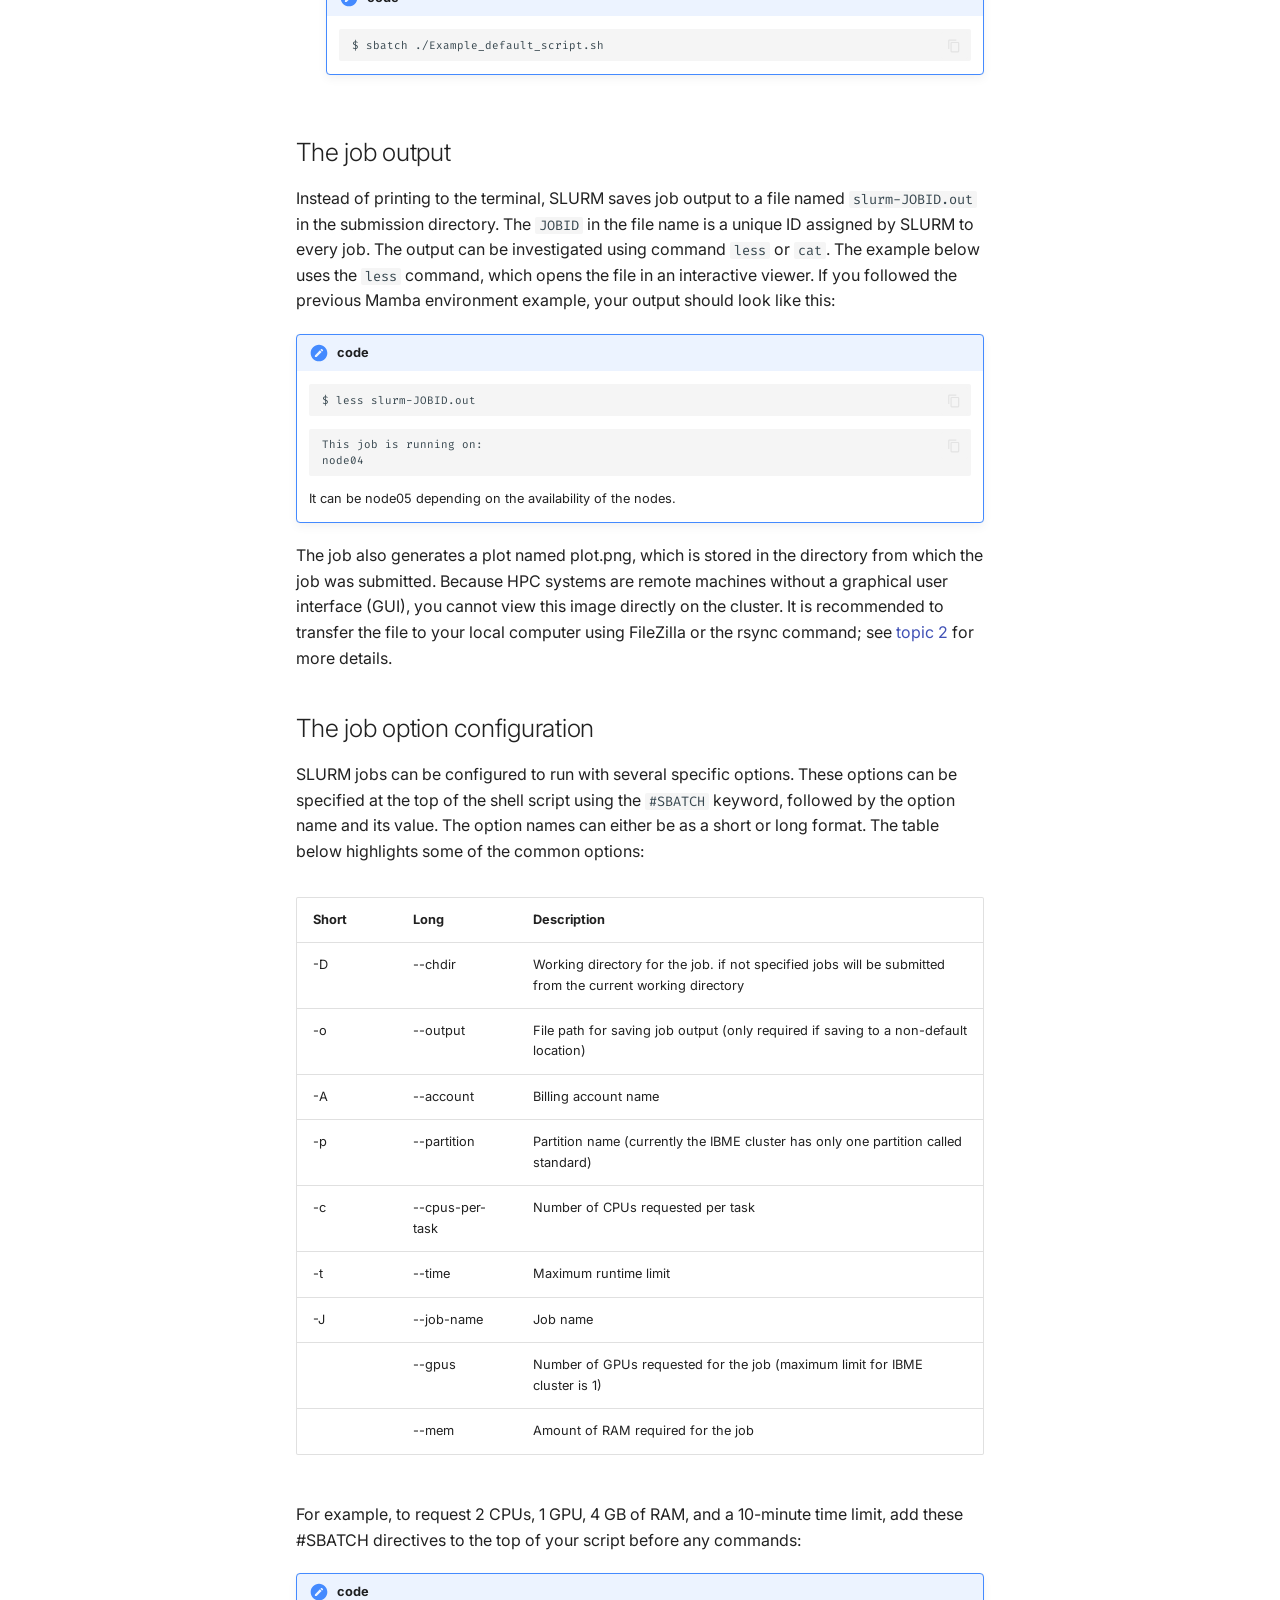
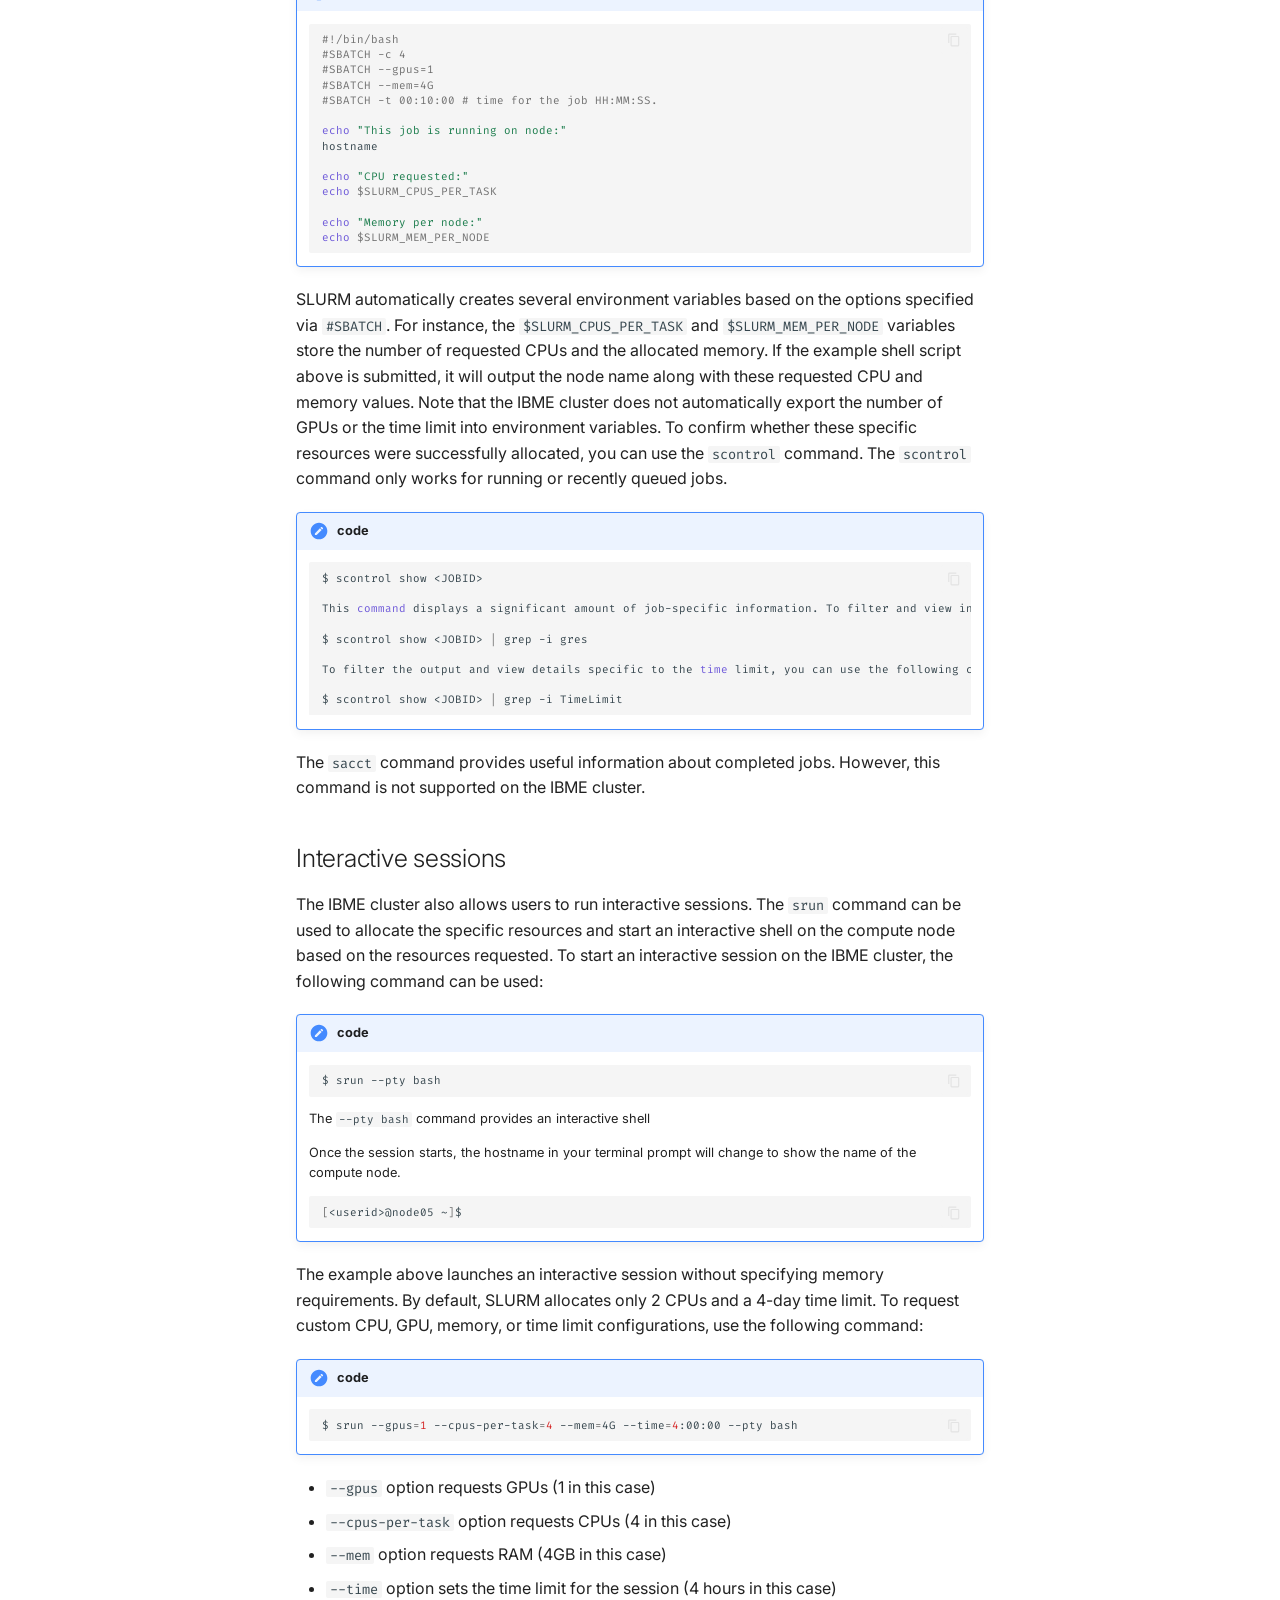
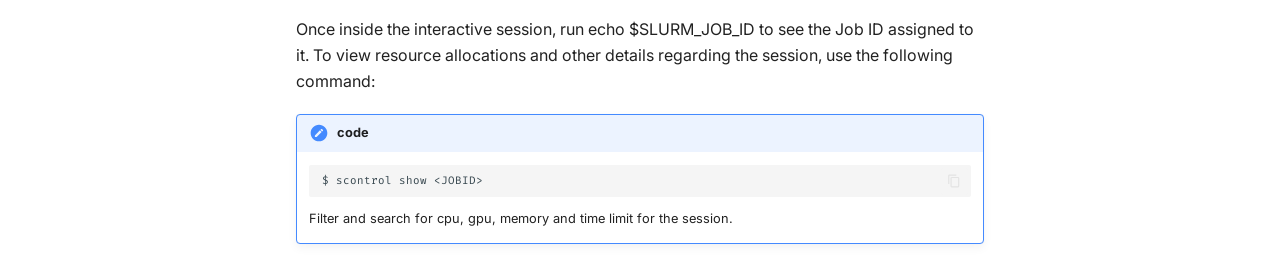
<file: 5_Sessions/index.html>
<!doctype html>
<html lang="en" class="no-js">
  <head>
    
      <meta charset="utf-8">
      <meta name="viewport" content="width=device-width,initial-scale=1">
      
      
        <meta name="author" content="Institute of Biomedical Engineering, University of Oxford">
      
      
        <link rel="canonical" href="https://mydomain.org/IBME_Cluster/5_Sessions/">
      
      
        <link rel="prev" href="../4_Modules_packages/">
      
      
      
        
      
      
      <link rel="icon" href="../assets/images/favicon.png">
      <meta name="generator" content="mkdocs-1.6.1, mkdocs-material-9.7.6">
    
    
      
        <title>5. Running jobs in the IBME cluster - IBME HPC Cluster</title>
      
    
    
      <link rel="stylesheet" href="../assets/stylesheets/main.484c7ddc.min.css">
      
      


    
    
      
    
    
      
        
        
        <link rel="preconnect" href="https://fonts.gstatic.com" crossorigin>
        <link rel="stylesheet" href="https://fonts.googleapis.com/css?family=Inter:300,300i,400,400i,700,700i%7CFira+Code:400,400i,700,700i&display=fallback">
        <style>:root{--md-text-font:"Inter";--md-code-font:"Fira Code"}</style>
      
    
    
      <link rel="stylesheet" href="../stylesheets/extra.css">
    
    <script>__md_scope=new URL("..",location),__md_hash=e=>[...e].reduce(((e,_)=>(e<<5)-e+_.charCodeAt(0)),0),__md_get=(e,_=localStorage,t=__md_scope)=>JSON.parse(_.getItem(t.pathname+"."+e)),__md_set=(e,_,t=localStorage,a=__md_scope)=>{try{t.setItem(a.pathname+"."+e,JSON.stringify(_))}catch(e){}}</script>
    
      

    
    
  </head>
  
  
    <body dir="ltr">
  
    
    <input class="md-toggle" data-md-toggle="drawer" type="checkbox" id="__drawer" autocomplete="off">
    <input class="md-toggle" data-md-toggle="search" type="checkbox" id="__search" autocomplete="off">
    <label class="md-overlay" for="__drawer"></label>
    <div data-md-component="skip">
      
        
        <a href="#5-running-jobs-in-the-ibme-cluster" class="md-skip">
          Skip to content
        </a>
      
    </div>
    <div data-md-component="announce">
      
    </div>
    
    
      

  

<header class="md-header md-header--shadow" data-md-component="header">
  <nav class="md-header__inner md-grid" aria-label="Header">
    <a href=".." title="IBME HPC Cluster" class="md-header__button md-logo" aria-label="IBME HPC Cluster" data-md-component="logo">
      
  <img src="../images/IBME_OU_logo.jpg" alt="logo">

    </a>
    <label class="md-header__button md-icon" for="__drawer">
      
      <svg xmlns="http://www.w3.org/2000/svg" viewBox="0 0 24 24"><path d="M3 6h18v2H3zm0 5h18v2H3zm0 5h18v2H3z"/></svg>
    </label>
    <div class="md-header__title" data-md-component="header-title">
      <div class="md-header__ellipsis">
        <div class="md-header__topic">
          <span class="md-ellipsis">
            IBME HPC Cluster
          </span>
        </div>
        <div class="md-header__topic" data-md-component="header-topic">
          <span class="md-ellipsis">
            
              5. Running jobs in the IBME cluster
            
          </span>
        </div>
      </div>
    </div>
    
    
      <script>var palette=__md_get("__palette");if(palette&&palette.color){if("(prefers-color-scheme)"===palette.color.media){var media=matchMedia("(prefers-color-scheme: light)"),input=document.querySelector(media.matches?"[data-md-color-media='(prefers-color-scheme: light)']":"[data-md-color-media='(prefers-color-scheme: dark)']");palette.color.media=input.getAttribute("data-md-color-media"),palette.color.scheme=input.getAttribute("data-md-color-scheme"),palette.color.primary=input.getAttribute("data-md-color-primary"),palette.color.accent=input.getAttribute("data-md-color-accent")}for(var[key,value]of Object.entries(palette.color))document.body.setAttribute("data-md-color-"+key,value)}</script>
    
    
    
      
      
        <label class="md-header__button md-icon" for="__search">
          
          <svg xmlns="http://www.w3.org/2000/svg" viewBox="0 0 24 24"><path d="M9.5 3A6.5 6.5 0 0 1 16 9.5c0 1.61-.59 3.09-1.56 4.23l.27.27h.79l5 5-1.5 1.5-5-5v-.79l-.27-.27A6.52 6.52 0 0 1 9.5 16 6.5 6.5 0 0 1 3 9.5 6.5 6.5 0 0 1 9.5 3m0 2C7 5 5 7 5 9.5S7 14 9.5 14 14 12 14 9.5 12 5 9.5 5"/></svg>
        </label>
        <div class="md-search" data-md-component="search" role="dialog">
  <label class="md-search__overlay" for="__search"></label>
  <div class="md-search__inner" role="search">
    <form class="md-search__form" name="search">
      <input type="text" class="md-search__input" name="query" aria-label="Search" placeholder="Search" autocapitalize="off" autocorrect="off" autocomplete="off" spellcheck="false" data-md-component="search-query" required>
      <label class="md-search__icon md-icon" for="__search">
        
        <svg xmlns="http://www.w3.org/2000/svg" viewBox="0 0 24 24"><path d="M9.5 3A6.5 6.5 0 0 1 16 9.5c0 1.61-.59 3.09-1.56 4.23l.27.27h.79l5 5-1.5 1.5-5-5v-.79l-.27-.27A6.52 6.52 0 0 1 9.5 16 6.5 6.5 0 0 1 3 9.5 6.5 6.5 0 0 1 9.5 3m0 2C7 5 5 7 5 9.5S7 14 9.5 14 14 12 14 9.5 12 5 9.5 5"/></svg>
        
        <svg xmlns="http://www.w3.org/2000/svg" viewBox="0 0 24 24"><path d="M20 11v2H8l5.5 5.5-1.42 1.42L4.16 12l7.92-7.92L13.5 5.5 8 11z"/></svg>
      </label>
      <nav class="md-search__options" aria-label="Search">
        
        <button type="reset" class="md-search__icon md-icon" title="Clear" aria-label="Clear" tabindex="-1">
          
          <svg xmlns="http://www.w3.org/2000/svg" viewBox="0 0 24 24"><path d="M19 6.41 17.59 5 12 10.59 6.41 5 5 6.41 10.59 12 5 17.59 6.41 19 12 13.41 17.59 19 19 17.59 13.41 12z"/></svg>
        </button>
      </nav>
      
    </form>
    <div class="md-search__output">
      <div class="md-search__scrollwrap" tabindex="0" data-md-scrollfix>
        <div class="md-search-result" data-md-component="search-result">
          <div class="md-search-result__meta">
            Initializing search
          </div>
          <ol class="md-search-result__list" role="presentation"></ol>
        </div>
      </div>
    </div>
  </div>
</div>
      
    
    
      <div class="md-header__source">
        <a href="https://github.com/Institute-of-Biomedical-Engineering/IBME_Cluster" title="Go to repository" class="md-source" data-md-component="source">
  <div class="md-source__icon md-icon">
    
    <svg xmlns="http://www.w3.org/2000/svg" viewBox="0 0 448 512"><!--! Font Awesome Free 7.1.0 by @fontawesome - https://fontawesome.com License - https://fontawesome.com/license/free (Icons: CC BY 4.0, Fonts: SIL OFL 1.1, Code: MIT License) Copyright 2025 Fonticons, Inc.--><path d="M439.6 236.1 244 40.5c-5.4-5.5-12.8-8.5-20.4-8.5s-15 3-20.4 8.4L162.5 81l51.5 51.5c27.1-9.1 52.7 16.8 43.4 43.7l49.7 49.7c34.2-11.8 61.2 31 35.5 56.7-26.5 26.5-70.2-2.9-56-37.3L240.3 199v121.9c25.3 12.5 22.3 41.8 9.1 55-6.4 6.4-15.2 10.1-24.3 10.1s-17.8-3.6-24.3-10.1c-17.6-17.6-11.1-46.9 11.2-56v-123c-20.8-8.5-24.6-30.7-18.6-45L142.6 101 8.5 235.1C3 240.6 0 247.9 0 255.5s3 15 8.5 20.4l195.6 195.7c5.4 5.4 12.7 8.4 20.4 8.4s15-3 20.4-8.4l194.7-194.7c5.4-5.4 8.4-12.8 8.4-20.4s-3-15-8.4-20.4"/></svg>
  </div>
  <div class="md-source__repository">
    Institute-of-Biomedical-Engineering/Training_Linux_CLI
  </div>
</a>
      </div>
    
  </nav>
  
</header>
    
    <div class="md-container" data-md-component="container">
      
      
        
          
        
      
      <main class="md-main" data-md-component="main">
        <div class="md-main__inner md-grid">
          
            
              
              <div class="md-sidebar md-sidebar--primary" data-md-component="sidebar" data-md-type="navigation" >
                <div class="md-sidebar__scrollwrap">
                  <div class="md-sidebar__inner">
                    



<nav class="md-nav md-nav--primary" aria-label="Navigation" data-md-level="0">
  <label class="md-nav__title" for="__drawer">
    <a href=".." title="IBME HPC Cluster" class="md-nav__button md-logo" aria-label="IBME HPC Cluster" data-md-component="logo">
      
  <img src="../images/IBME_OU_logo.jpg" alt="logo">

    </a>
    IBME HPC Cluster
  </label>
  
    <div class="md-nav__source">
      <a href="https://github.com/Institute-of-Biomedical-Engineering/IBME_Cluster" title="Go to repository" class="md-source" data-md-component="source">
  <div class="md-source__icon md-icon">
    
    <svg xmlns="http://www.w3.org/2000/svg" viewBox="0 0 448 512"><!--! Font Awesome Free 7.1.0 by @fontawesome - https://fontawesome.com License - https://fontawesome.com/license/free (Icons: CC BY 4.0, Fonts: SIL OFL 1.1, Code: MIT License) Copyright 2025 Fonticons, Inc.--><path d="M439.6 236.1 244 40.5c-5.4-5.5-12.8-8.5-20.4-8.5s-15 3-20.4 8.4L162.5 81l51.5 51.5c27.1-9.1 52.7 16.8 43.4 43.7l49.7 49.7c34.2-11.8 61.2 31 35.5 56.7-26.5 26.5-70.2-2.9-56-37.3L240.3 199v121.9c25.3 12.5 22.3 41.8 9.1 55-6.4 6.4-15.2 10.1-24.3 10.1s-17.8-3.6-24.3-10.1c-17.6-17.6-11.1-46.9 11.2-56v-123c-20.8-8.5-24.6-30.7-18.6-45L142.6 101 8.5 235.1C3 240.6 0 247.9 0 255.5s3 15 8.5 20.4l195.6 195.7c5.4 5.4 12.7 8.4 20.4 8.4s15-3 20.4-8.4l194.7-194.7c5.4-5.4 8.4-12.8 8.4-20.4s-3-15-8.4-20.4"/></svg>
  </div>
  <div class="md-source__repository">
    Institute-of-Biomedical-Engineering/Training_Linux_CLI
  </div>
</a>
    </div>
  
  <ul class="md-nav__list" data-md-scrollfix>
    
      
      
  
  
  
  
    <li class="md-nav__item">
      <a href=".." class="md-nav__link">
        
  
  
  <span class="md-ellipsis">
    
  
    Home
  

    
  </span>
  
  

      </a>
    </li>
  

    
      
      
  
  
  
  
    <li class="md-nav__item">
      <a href="../1_Cluster_introduction/" class="md-nav__link">
        
  
  
  <span class="md-ellipsis">
    
  
    1. IBME cluster introduction
  

    
  </span>
  
  

      </a>
    </li>
  

    
      
      
  
  
  
  
    <li class="md-nav__item">
      <a href="../2_Transferring_files_to_remote_machine/" class="md-nav__link">
        
  
  
  <span class="md-ellipsis">
    
  
    2. Transferring data to the cluster
  

    
  </span>
  
  

      </a>
    </li>
  

    
      
      
  
  
  
  
    <li class="md-nav__item">
      <a href="../3_Editing_files/" class="md-nav__link">
        
  
  
  <span class="md-ellipsis">
    
  
    3. Editing files on the cluster
  

    
  </span>
  
  

      </a>
    </li>
  

    
      
      
  
  
  
  
    <li class="md-nav__item">
      <a href="../4_Modules_packages/" class="md-nav__link">
        
  
  
  <span class="md-ellipsis">
    
  
    4. Modules in the cluster
  

    
  </span>
  
  

      </a>
    </li>
  

    
      
      
  
  
    
  
  
  
    <li class="md-nav__item md-nav__item--active">
      
      <input class="md-nav__toggle md-toggle" type="checkbox" id="__toc">
      
      
        
      
      
        <label class="md-nav__link md-nav__link--active" for="__toc">
          
  
  
  <span class="md-ellipsis">
    
  
    5. Running jobs in the IBME cluster
  

    
  </span>
  
  

          <span class="md-nav__icon md-icon"></span>
        </label>
      
      <a href="./" class="md-nav__link md-nav__link--active">
        
  
  
  <span class="md-ellipsis">
    
  
    5. Running jobs in the IBME cluster
  

    
  </span>
  
  

      </a>
      
        

<nav class="md-nav md-nav--secondary" aria-label="Table of contents">
  
  
  
    
  
  
    <label class="md-nav__title" for="__toc">
      <span class="md-nav__icon md-icon"></span>
      Table of contents
    </label>
    <ul class="md-nav__list" data-md-component="toc" data-md-scrollfix>
      
        <li class="md-nav__item">
  <a href="#batch-sessions" class="md-nav__link">
    <span class="md-ellipsis">
      
        Batch Sessions
      
    </span>
  </a>
  
</li>
      
        <li class="md-nav__item">
  <a href="#submitting-jobs-using-slurm-and-mamba" class="md-nav__link">
    <span class="md-ellipsis">
      
        Submitting jobs using SLURM and Mamba
      
    </span>
  </a>
  
</li>
      
        <li class="md-nav__item">
  <a href="#submitting-jobs-using-slurm-and-default-module" class="md-nav__link">
    <span class="md-ellipsis">
      
        Submitting jobs using SLURM and default module
      
    </span>
  </a>
  
</li>
      
        <li class="md-nav__item">
  <a href="#the-job-output" class="md-nav__link">
    <span class="md-ellipsis">
      
        The job output
      
    </span>
  </a>
  
</li>
      
        <li class="md-nav__item">
  <a href="#the-job-option-configuration" class="md-nav__link">
    <span class="md-ellipsis">
      
        The job option configuration
      
    </span>
  </a>
  
</li>
      
        <li class="md-nav__item">
  <a href="#interactive-sessions" class="md-nav__link">
    <span class="md-ellipsis">
      
        Interactive sessions
      
    </span>
  </a>
  
</li>
      
    </ul>
  
</nav>
      
    </li>
  

    
  </ul>
</nav>
                  </div>
                </div>
              </div>
            
            
              
              <div class="md-sidebar md-sidebar--secondary" data-md-component="sidebar" data-md-type="toc" >
                <div class="md-sidebar__scrollwrap">
                  <div class="md-sidebar__inner">
                    

<nav class="md-nav md-nav--secondary" aria-label="Table of contents">
  
  
  
    
  
  
    <label class="md-nav__title" for="__toc">
      <span class="md-nav__icon md-icon"></span>
      Table of contents
    </label>
    <ul class="md-nav__list" data-md-component="toc" data-md-scrollfix>
      
        <li class="md-nav__item">
  <a href="#batch-sessions" class="md-nav__link">
    <span class="md-ellipsis">
      
        Batch Sessions
      
    </span>
  </a>
  
</li>
      
        <li class="md-nav__item">
  <a href="#submitting-jobs-using-slurm-and-mamba" class="md-nav__link">
    <span class="md-ellipsis">
      
        Submitting jobs using SLURM and Mamba
      
    </span>
  </a>
  
</li>
      
        <li class="md-nav__item">
  <a href="#submitting-jobs-using-slurm-and-default-module" class="md-nav__link">
    <span class="md-ellipsis">
      
        Submitting jobs using SLURM and default module
      
    </span>
  </a>
  
</li>
      
        <li class="md-nav__item">
  <a href="#the-job-output" class="md-nav__link">
    <span class="md-ellipsis">
      
        The job output
      
    </span>
  </a>
  
</li>
      
        <li class="md-nav__item">
  <a href="#the-job-option-configuration" class="md-nav__link">
    <span class="md-ellipsis">
      
        The job option configuration
      
    </span>
  </a>
  
</li>
      
        <li class="md-nav__item">
  <a href="#interactive-sessions" class="md-nav__link">
    <span class="md-ellipsis">
      
        Interactive sessions
      
    </span>
  </a>
  
</li>
      
    </ul>
  
</nav>
                  </div>
                </div>
              </div>
            
          
          
            <div class="md-content" data-md-component="content">
              
              <article class="md-content__inner md-typeset">
                
                  


  
  


<h1 id="5-running-jobs-in-the-ibme-cluster">5. Running jobs in the IBME cluster</h1>
<h2 id="batch-sessions">Batch Sessions</h2>
<p>In batch computing environments, jobs are submitted to compute nodes through the SLURM scheduler. SLURM ensures that the resources (GPUs, CPUs and memory) are efficiently utilised across the cluster. It evaluates each job based on factors including requested time limit, required resources, and current cluster availability, then assigns priorities to determine job scheduling order.</p>
<h2 id="submitting-jobs-using-slurm-and-mamba">Submitting jobs using SLURM and Mamba</h2>
<p>To submit a job to a compute node via the SLURM scheduler, your commands must be included in a shell script (a <code>.sh</code> file). We have created an example script to walk you through the submission process and its requirements. Once you are connected to the IBME cluster, run the following commands from the login node:</p>
<ul>
<li>
<p>Create and activate a Mamba environment (alternatively, you can also create a Python virtual environment). This is to ensure we are in an isolated environment and that the packages we install do not interfere with our other work in the cluster. </p>
<div class="admonition terminal">
<p class="admonition-title">code</p>
<div class="language-bash highlight"><pre><span></span><code><span id="__span-0-1"><a id="__codelineno-0-1" name="__codelineno-0-1" href="#__codelineno-0-1"></a>$<span class="w"> </span>mamba<span class="w"> </span>create<span class="w"> </span>--name<span class="w"> </span>ImageAnalysis
</span><span id="__span-0-2"><a id="__codelineno-0-2" name="__codelineno-0-2" href="#__codelineno-0-2"></a>$<span class="w"> </span>mamba<span class="w"> </span>activate<span class="w"> </span>ImageAnalysis
</span></code></pre></div>
</div>
</li>
<li>
<p>Make a directory and <code>cd</code> into it. Because SLURM saves job output in the directory from which the jobs are submitted, it is recommended to create a dedicated directory for each project, along with specific subdirectories to organize the output of each job.</p>
<div class="admonition terminal">
<p class="admonition-title">code</p>
<div class="language-bash highlight"><pre><span></span><code><span id="__span-1-1"><a id="__codelineno-1-1" name="__codelineno-1-1" href="#__codelineno-1-1"></a>$<span class="w"> </span>mkdir<span class="w"> </span>Example_job
</span><span id="__span-1-2"><a id="__codelineno-1-2" name="__codelineno-1-2" href="#__codelineno-1-2"></a>$<span class="w"> </span><span class="nb">cd</span><span class="w"> </span>Example_job
</span></code></pre></div>
</div>
</li>
<li>
<p>Download the shell and Python script files using the following commands:</p>
<div class="admonition terminal">
<p class="admonition-title">code</p>
<div class="language-bash highlight"><pre><span></span><code><span id="__span-2-1"><a id="__codelineno-2-1" name="__codelineno-2-1" href="#__codelineno-2-1"></a>$<span class="w"> </span>wget<span class="w"> </span>https://raw.githubusercontent.com/Institute-of-Biomedical-Engineering/IBME_Cluster/master/Example_script.sh
</span><span id="__span-2-2"><a id="__codelineno-2-2" name="__codelineno-2-2" href="#__codelineno-2-2"></a>$<span class="w"> </span>wget<span class="w"> </span>https://raw.githubusercontent.com/Institute-of-Biomedical-Engineering/IBME_Cluster/master/Example_python.py
</span></code></pre></div>
</div>
<p>The <code>Example_script.sh</code> contains the following code:</p>
<div class="admonition terminal">
<p class="admonition-title">code</p>
<div class="language-bash highlight"><pre><span></span><code><span id="__span-3-1"><a id="__codelineno-3-1" name="__codelineno-3-1" href="#__codelineno-3-1"></a><span class="c1">##!/bin/bash</span>
</span><span id="__span-3-2"><a id="__codelineno-3-2" name="__codelineno-3-2" href="#__codelineno-3-2"></a>
</span><span id="__span-3-3"><a id="__codelineno-3-3" name="__codelineno-3-3" href="#__codelineno-3-3"></a><span class="nb">echo</span><span class="w"> </span><span class="s2">&quot;This job is running on:&quot;</span>
</span><span id="__span-3-4"><a id="__codelineno-3-4" name="__codelineno-3-4" href="#__codelineno-3-4"></a>hostname
</span><span id="__span-3-5"><a id="__codelineno-3-5" name="__codelineno-3-5" href="#__codelineno-3-5"></a>
</span><span id="__span-3-6"><a id="__codelineno-3-6" name="__codelineno-3-6" href="#__codelineno-3-6"></a>python3<span class="w"> </span>Example_python.py
</span></code></pre></div>
</div>
<p>The shell script acts as a manual for the compute node, which reads the file and executes the commands sequentially, line by line. The first line (<code>#!/bin/bash</code>) instructs the system to run it using the Bash shell. The second and third lines print a custom message and the system's hostname. Finally, the script executes <code>Example_python.py</code>, which generates random numbers, creates a plot, and saves it as a <code>plot.png</code> file.</p>
</li>
<li>
<p>To run successfully, the Python script requires the <code>matplotlib</code> and <code>numpy</code> packages. Install them using this command:</p>
<div class="admonition terminal">
<p class="admonition-title">code</p>
<div class="language-bash highlight"><pre><span></span><code><span id="__span-4-1"><a id="__codelineno-4-1" name="__codelineno-4-1" href="#__codelineno-4-1"></a>$<span class="w"> </span>mamba<span class="w"> </span>install<span class="w"> </span>-c<span class="w"> </span>conda-forge<span class="w"> </span>matplotlib<span class="p">;</span><span class="w"> </span>
</span><span id="__span-4-2"><a id="__codelineno-4-2" name="__codelineno-4-2" href="#__codelineno-4-2"></a>$<span class="w"> </span>mamba<span class="w"> </span>install<span class="w"> </span>-c<span class="w"> </span>conda-forge<span class="w"> </span>numpy
</span></code></pre></div>
</div>
</li>
<li>
<p>Once the steps above have been followed, the job can be submitted using the following command: </p>
<div class="admonition terminal">
<p class="admonition-title">code</p>
<div class="language-bash highlight"><pre><span></span><code><span id="__span-5-1"><a id="__codelineno-5-1" name="__codelineno-5-1" href="#__codelineno-5-1"></a>$<span class="w"> </span>sbatch<span class="w"> </span>./Example_script.sh
</span></code></pre></div>
</div>
</li>
</ul>
<h2 id="submitting-jobs-using-slurm-and-default-module">Submitting jobs using SLURM and default module</h2>
<p>Software available through the HPC module system often runs significantly faster and more efficiently than software installed via <code>mamba</code>. Utilising these native modules helps jobs consume fewer cluster resources. Therefore, if a pre-installed package meets your needs, it is highly recommended to use it.</p>
<p>Once connected to the IBME cluster, submit the job using the default modules:</p>
<ul>
<li>
<p>Make a directory and <code>cd</code> into it. Because SLURM saves job output in the directory from which the jobs are submitted, it is recommended to create a dedicated directory for each project, along with specific subdirectories to organize the output of each job.</p>
<div class="admonition terminal">
<p class="admonition-title">code</p>
<div class="language-bash highlight"><pre><span></span><code><span id="__span-6-1"><a id="__codelineno-6-1" name="__codelineno-6-1" href="#__codelineno-6-1"></a>$<span class="w"> </span>mkdir<span class="w"> </span>Example_job
</span><span id="__span-6-2"><a id="__codelineno-6-2" name="__codelineno-6-2" href="#__codelineno-6-2"></a>$<span class="w"> </span><span class="nb">cd</span><span class="w"> </span>Example_job
</span></code></pre></div>
</div>
<ul>
<li>Download the shell script file using the following command:</li>
</ul>
<div class="admonition terminal">
<p class="admonition-title">code</p>
<div class="language-bash highlight"><pre><span></span><code><span id="__span-7-1"><a id="__codelineno-7-1" name="__codelineno-7-1" href="#__codelineno-7-1"></a>$<span class="w"> </span>wget<span class="w"> </span>https://raw.githubusercontent.com/Institute-of-Biomedical-Engineering/IBME_Cluster/master/Example_default_script.sh
</span></code></pre></div>
</div>
<p>The <code>Example_script.sh</code> contains the following code:</p>
<div class="admonition terminal">
<p class="admonition-title">code</p>
<div class="language-bash highlight"><pre><span></span><code><span id="__span-8-1"><a id="__codelineno-8-1" name="__codelineno-8-1" href="#__codelineno-8-1"></a><span class="c1">##!/bin/bash</span>
</span><span id="__span-8-2"><a id="__codelineno-8-2" name="__codelineno-8-2" href="#__codelineno-8-2"></a>
</span><span id="__span-8-3"><a id="__codelineno-8-3" name="__codelineno-8-3" href="#__codelineno-8-3"></a>module<span class="w"> </span>load<span class="w"> </span>cuda
</span><span id="__span-8-4"><a id="__codelineno-8-4" name="__codelineno-8-4" href="#__codelineno-8-4"></a>nvcc<span class="w"> </span>--version
</span><span id="__span-8-5"><a id="__codelineno-8-5" name="__codelineno-8-5" href="#__codelineno-8-5"></a>
</span><span id="__span-8-6"><a id="__codelineno-8-6" name="__codelineno-8-6" href="#__codelineno-8-6"></a><span class="nb">echo</span><span class="w"> </span><span class="s2">&quot;This job is running on node:&quot;</span>
</span><span id="__span-8-7"><a id="__codelineno-8-7" name="__codelineno-8-7" href="#__codelineno-8-7"></a>hostname
</span><span id="__span-8-8"><a id="__codelineno-8-8" name="__codelineno-8-8" href="#__codelineno-8-8"></a>
</span><span id="__span-8-9"><a id="__codelineno-8-9" name="__codelineno-8-9" href="#__codelineno-8-9"></a><span class="nb">echo</span><span class="w"> </span><span class="s2">&quot;GPUs in this node are:&quot;</span>
</span><span id="__span-8-10"><a id="__codelineno-8-10" name="__codelineno-8-10" href="#__codelineno-8-10"></a>nvidia-smi
</span></code></pre></div>
</div>
<p>The second line of the script loads an HPC package using the <code>module</code> command, and the third line outputs its version. It is necessary to load the module at the beginning if it will be used later in this script or in any other scripts invoked by it. The script then prints a message on the fourth line, the hostname on the fifth, another message on the sixth, and finally displays information about the NVIDIA GPUs.</p>
</li>
<li>
<p>Once the steps above have been followed, the job can be submitted using the following command:</p>
<div class="admonition terminal">
<p class="admonition-title">code</p>
<div class="language-bash highlight"><pre><span></span><code><span id="__span-9-1"><a id="__codelineno-9-1" name="__codelineno-9-1" href="#__codelineno-9-1"></a>$<span class="w"> </span>sbatch<span class="w"> </span>./Example_default_script.sh
</span></code></pre></div>
</div>
</li>
</ul>
<h2 id="the-job-output">The job output</h2>
<p>Instead of printing to the terminal, SLURM saves job output to a file named <code>slurm-JOBID.out</code> in the submission directory. The <code>JOBID</code> in the file name is a unique ID assigned by SLURM to every job. The output can be investigated using command <code>less</code> or <code>cat</code>. The example below uses the <code>less</code> command, which opens the file in an interactive viewer. If you followed the previous Mamba environment example, your output should look like this:</p>
<div class="admonition terminal">
<p class="admonition-title">code</p>
<div class="language-bash highlight"><pre><span></span><code><span id="__span-10-1"><a id="__codelineno-10-1" name="__codelineno-10-1" href="#__codelineno-10-1"></a>$<span class="w"> </span>less<span class="w"> </span>slurm-JOBID.out<span class="w"> </span>
</span></code></pre></div>
<p><div class="language-bash highlight"><pre><span></span><code><span id="__span-11-1"><a id="__codelineno-11-1" name="__codelineno-11-1" href="#__codelineno-11-1"></a>This<span class="w"> </span>job<span class="w"> </span>is<span class="w"> </span>running<span class="w"> </span>on:
</span><span id="__span-11-2"><a id="__codelineno-11-2" name="__codelineno-11-2" href="#__codelineno-11-2"></a>node04
</span></code></pre></div>
It can be node05 depending on the availability of the nodes. </p>
</div>
<p>The job also generates a plot named plot.png, which is stored in the directory from which the job was submitted. Because HPC systems are remote machines without a graphical user interface (GUI), you cannot view this image directly on the cluster. It is recommended to transfer the file to your local computer using FileZilla or the rsync command; see <a href="https://institute-of-biomedical-engineering.github.io/IBME_Cluster/2_Transferring_files_to_remote_machine/">topic 2</a> for more details.</p>
<h2 id="the-job-option-configuration">The job option configuration</h2>
<p>SLURM jobs can be configured to run with several specific options. These options can be specified at the top of the shell script using the <code>#SBATCH</code> keyword, followed by the option name and its value. The option names can either be as a short or long format. The table below highlights some of the common options:</p>
<div style="display: flex; justify-content: center;">
<table>
<thead>
<tr>
<th style="text-align: left;"><strong>Short</strong></th>
<th style="text-align: left;"><strong>Long</strong></th>
<th style="text-align: left;"><strong>Description</strong></th>
</tr>
</thead>
<tbody>
<tr>
<td style="text-align: left;">-D</td>
<td style="text-align: left;">--chdir</td>
<td style="text-align: left;">Working directory for the job. if not specified jobs will be submitted from the current working directory</td>
</tr>
<tr>
<td style="text-align: left;">-o</td>
<td style="text-align: left;">--output</td>
<td style="text-align: left;">File path for saving job output (only required if saving to a non-default location)</td>
</tr>
<tr>
<td style="text-align: left;">-A</td>
<td style="text-align: left;">--account</td>
<td style="text-align: left;">Billing account name</td>
</tr>
<tr>
<td style="text-align: left;">-p</td>
<td style="text-align: left;">--partition</td>
<td style="text-align: left;">Partition name (currently the IBME cluster has only one partition called standard)</td>
</tr>
<tr>
<td style="text-align: left;">-c</td>
<td style="text-align: left;">--cpus-per-task</td>
<td style="text-align: left;">Number of CPUs requested per task</td>
</tr>
<tr>
<td style="text-align: left;">-t</td>
<td style="text-align: left;">--time</td>
<td style="text-align: left;">Maximum runtime limit</td>
</tr>
<tr>
<td style="text-align: left;">-J</td>
<td style="text-align: left;">--job-name</td>
<td style="text-align: left;">Job name</td>
</tr>
<tr>
<td style="text-align: left;"></td>
<td style="text-align: left;">--gpus</td>
<td style="text-align: left;">Number of GPUs requested for the job (maximum limit for IBME cluster is 1)</td>
</tr>
<tr>
<td style="text-align: left;"></td>
<td style="text-align: left;">--mem</td>
<td style="text-align: left;">Amount of RAM required for the job</td>
</tr>
</tbody>
</table>
</div>
<p>For example, to request 2 CPUs, 1 GPU, 4 GB of RAM, and a 10-minute time limit, add these #SBATCH directives to the top of your script before any commands:</p>
<div class="admonition terminal">
<p class="admonition-title">code</p>
<div class="language-bash highlight"><pre><span></span><code><span id="__span-12-1"><a id="__codelineno-12-1" name="__codelineno-12-1" href="#__codelineno-12-1"></a><span class="ch">#!/bin/bash</span>
</span><span id="__span-12-2"><a id="__codelineno-12-2" name="__codelineno-12-2" href="#__codelineno-12-2"></a><span class="c1">#SBATCH -c 4</span>
</span><span id="__span-12-3"><a id="__codelineno-12-3" name="__codelineno-12-3" href="#__codelineno-12-3"></a><span class="c1">#SBATCH --gpus=1</span>
</span><span id="__span-12-4"><a id="__codelineno-12-4" name="__codelineno-12-4" href="#__codelineno-12-4"></a><span class="c1">#SBATCH --mem=4G</span>
</span><span id="__span-12-5"><a id="__codelineno-12-5" name="__codelineno-12-5" href="#__codelineno-12-5"></a><span class="c1">#SBATCH -t 00:10:00 # time for the job HH:MM:SS.</span>
</span><span id="__span-12-6"><a id="__codelineno-12-6" name="__codelineno-12-6" href="#__codelineno-12-6"></a>
</span><span id="__span-12-7"><a id="__codelineno-12-7" name="__codelineno-12-7" href="#__codelineno-12-7"></a><span class="nb">echo</span><span class="w"> </span><span class="s2">&quot;This job is running on node:&quot;</span>
</span><span id="__span-12-8"><a id="__codelineno-12-8" name="__codelineno-12-8" href="#__codelineno-12-8"></a>hostname
</span><span id="__span-12-9"><a id="__codelineno-12-9" name="__codelineno-12-9" href="#__codelineno-12-9"></a>
</span><span id="__span-12-10"><a id="__codelineno-12-10" name="__codelineno-12-10" href="#__codelineno-12-10"></a><span class="nb">echo</span><span class="w"> </span><span class="s2">&quot;CPU requested:&quot;</span>
</span><span id="__span-12-11"><a id="__codelineno-12-11" name="__codelineno-12-11" href="#__codelineno-12-11"></a><span class="nb">echo</span><span class="w"> </span><span class="nv">$SLURM_CPUS_PER_TASK</span>
</span><span id="__span-12-12"><a id="__codelineno-12-12" name="__codelineno-12-12" href="#__codelineno-12-12"></a>
</span><span id="__span-12-13"><a id="__codelineno-12-13" name="__codelineno-12-13" href="#__codelineno-12-13"></a><span class="nb">echo</span><span class="w"> </span><span class="s2">&quot;Memory per node:&quot;</span>
</span><span id="__span-12-14"><a id="__codelineno-12-14" name="__codelineno-12-14" href="#__codelineno-12-14"></a><span class="nb">echo</span><span class="w"> </span><span class="nv">$SLURM_MEM_PER_NODE</span>
</span></code></pre></div>
</div>
<p>SLURM automatically creates several environment variables based on the options specified via <code>#SBATCH</code>. For instance, the <code>$SLURM_CPUS_PER_TASK</code> and <code>$SLURM_MEM_PER_NODE</code> variables store the number of requested CPUs and the allocated memory. If the example shell script above is submitted, it will output the node name along with these requested CPU and memory values. Note that the IBME cluster does not automatically export the number of GPUs or the time limit into environment variables. To confirm whether these specific resources were successfully allocated, you can use the <code>scontrol</code> command. The <code>scontrol</code> command only works for running or recently queued jobs.</p>
<div class="admonition terminal">
<p class="admonition-title">code</p>
<div class="language-bash highlight"><pre><span></span><code><span id="__span-13-1"><a id="__codelineno-13-1" name="__codelineno-13-1" href="#__codelineno-13-1"></a>$<span class="w"> </span>scontrol<span class="w"> </span>show<span class="w"> </span>&lt;JOBID&gt;<span class="w"> </span>
</span><span id="__span-13-2"><a id="__codelineno-13-2" name="__codelineno-13-2" href="#__codelineno-13-2"></a>
</span><span id="__span-13-3"><a id="__codelineno-13-3" name="__codelineno-13-3" href="#__codelineno-13-3"></a>This<span class="w"> </span><span class="nb">command</span><span class="w"> </span>displays<span class="w"> </span>a<span class="w"> </span>significant<span class="w"> </span>amount<span class="w"> </span>of<span class="w"> </span>job-specific<span class="w"> </span>information.<span class="w"> </span>To<span class="w"> </span>filter<span class="w"> </span>and<span class="w"> </span>view<span class="w"> </span>information<span class="w"> </span>specific<span class="w"> </span>to<span class="w"> </span>GPU,<span class="w"> </span>the<span class="w"> </span>following<span class="w"> </span><span class="nb">command</span><span class="w"> </span>can<span class="w"> </span>be<span class="w"> </span>used
</span><span id="__span-13-4"><a id="__codelineno-13-4" name="__codelineno-13-4" href="#__codelineno-13-4"></a>
</span><span id="__span-13-5"><a id="__codelineno-13-5" name="__codelineno-13-5" href="#__codelineno-13-5"></a>$<span class="w"> </span>scontrol<span class="w"> </span>show<span class="w"> </span>&lt;JOBID&gt;<span class="w"> </span><span class="p">|</span><span class="w"> </span>grep<span class="w"> </span>-i<span class="w"> </span>gres
</span><span id="__span-13-6"><a id="__codelineno-13-6" name="__codelineno-13-6" href="#__codelineno-13-6"></a>
</span><span id="__span-13-7"><a id="__codelineno-13-7" name="__codelineno-13-7" href="#__codelineno-13-7"></a>To<span class="w"> </span>filter<span class="w"> </span>the<span class="w"> </span>output<span class="w"> </span>and<span class="w"> </span>view<span class="w"> </span>details<span class="w"> </span>specific<span class="w"> </span>to<span class="w"> </span>the<span class="w"> </span><span class="nb">time</span><span class="w"> </span>limit,<span class="w"> </span>you<span class="w"> </span>can<span class="w"> </span>use<span class="w"> </span>the<span class="w"> </span>following<span class="w"> </span>command:
</span><span id="__span-13-8"><a id="__codelineno-13-8" name="__codelineno-13-8" href="#__codelineno-13-8"></a>
</span><span id="__span-13-9"><a id="__codelineno-13-9" name="__codelineno-13-9" href="#__codelineno-13-9"></a>$<span class="w"> </span>scontrol<span class="w"> </span>show<span class="w"> </span>&lt;JOBID&gt;<span class="w"> </span><span class="p">|</span><span class="w"> </span>grep<span class="w"> </span>-i<span class="w"> </span>TimeLimit
</span></code></pre></div>
</div>
<p>The <code>sacct</code> command provides useful information about completed jobs. However, this command is not supported on the IBME cluster.</p>
<h2 id="interactive-sessions">Interactive sessions</h2>
<p>The IBME cluster also allows users to run interactive sessions. The <code>srun</code> command can be used to allocate the specific resources and start an interactive shell on the compute node based on the resources requested. To start an interactive session on the IBME cluster, the following command can be used:</p>
<div class="admonition terminal">
<p class="admonition-title">code</p>
<div class="language-bash highlight"><pre><span></span><code><span id="__span-14-1"><a id="__codelineno-14-1" name="__codelineno-14-1" href="#__codelineno-14-1"></a>$<span class="w"> </span>srun<span class="w"> </span>--pty<span class="w"> </span>bash
</span></code></pre></div>
<p>The <code>--pty bash</code> command provides an interactive shell</p>
<p>Once the session starts, the hostname in your terminal prompt will change to show the name of the compute node.</p>
<div class="language-bash highlight"><pre><span></span><code><span id="__span-15-1"><a id="__codelineno-15-1" name="__codelineno-15-1" href="#__codelineno-15-1"></a><span class="o">[</span>&lt;userid&gt;@node05<span class="w"> </span>~<span class="o">]</span>$
</span></code></pre></div>
</div>
<p>The example above launches an interactive session without specifying memory requirements. By default, SLURM allocates only 2 CPUs and a 4-day time limit. To request custom CPU, GPU, memory, or time limit configurations, use the following command:</p>
<div class="admonition terminal">
<p class="admonition-title">code</p>
<div class="language-bash highlight"><pre><span></span><code><span id="__span-16-1"><a id="__codelineno-16-1" name="__codelineno-16-1" href="#__codelineno-16-1"></a>$<span class="w"> </span>srun<span class="w"> </span>--gpus<span class="o">=</span><span class="m">1</span><span class="w"> </span>--cpus-per-task<span class="o">=</span><span class="m">4</span><span class="w"> </span>--mem<span class="o">=</span>4G<span class="w"> </span>--time<span class="o">=</span><span class="m">4</span>:00:00<span class="w"> </span>--pty<span class="w"> </span>bash
</span></code></pre></div>
</div>
<ul>
<li><code>--gpus</code> option requests GPUs (1 in this case)</li>
<li><code>--cpus-per-task</code> option requests CPUs (4 in this case)</li>
<li><code>--mem</code> option requests RAM (4GB in this case)</li>
<li><code>--time</code> option sets the time limit for the session (4 hours in this case)</li>
</ul>
<p>Once inside the interactive session, run echo $SLURM_JOB_ID to see the Job ID assigned to it. To view resource allocations and other details regarding the session, use the following command:</p>
<div class="admonition terminal">
<p class="admonition-title">code</p>
<p><div class="language-bash highlight"><pre><span></span><code><span id="__span-17-1"><a id="__codelineno-17-1" name="__codelineno-17-1" href="#__codelineno-17-1"></a>$<span class="w"> </span>scontrol<span class="w"> </span>show<span class="w"> </span>&lt;JOBID&gt;
</span></code></pre></div>
Filter and search for cpu, gpu, memory and time limit for the session.</p>
</div>












                
              </article>
            </div>
          
          
<script>var target=document.getElementById(location.hash.slice(1));target&&target.name&&(target.checked=target.name.startsWith("__tabbed_"))</script>
        </div>
        
          <button type="button" class="md-top md-icon" data-md-component="top" hidden>
  
  <svg xmlns="http://www.w3.org/2000/svg" viewBox="0 0 24 24"><path d="M13 20h-2V8l-5.5 5.5-1.42-1.42L12 4.16l7.92 7.92-1.42 1.42L13 8z"/></svg>
  Back to top
</button>
        
      </main>
      
        <footer class="md-footer">
  
    
      
      <nav class="md-footer__inner md-grid" aria-label="Footer" >
        
          
          <a href="../4_Modules_packages/" class="md-footer__link md-footer__link--prev" aria-label="Previous: 4. Modules in the cluster">
            <div class="md-footer__button md-icon">
              
              <svg xmlns="http://www.w3.org/2000/svg" viewBox="0 0 24 24"><path d="M20 11v2H8l5.5 5.5-1.42 1.42L4.16 12l7.92-7.92L13.5 5.5 8 11z"/></svg>
            </div>
            <div class="md-footer__title">
              <span class="md-footer__direction">
                Previous
              </span>
              <div class="md-ellipsis">
                4. Modules in the cluster
              </div>
            </div>
          </a>
        
        
      </nav>
    
  
  <div class="md-footer-meta md-typeset">
    <div class="md-footer-meta__inner md-grid">
      <div class="md-copyright">
  
  
    Made with
    <a href="https://squidfunk.github.io/mkdocs-material/" target="_blank" rel="noopener">
      Material for MkDocs
    </a>
  
</div>
      
    </div>
  </div>
</footer>
      
    </div>
    <div class="md-dialog" data-md-component="dialog">
      <div class="md-dialog__inner md-typeset"></div>
    </div>
    
    
    
      
      
      <script id="__config" type="application/json">{"annotate": null, "base": "..", "features": ["navigation.tracking", "navigation.sections", "navigation.expand", "navigation.top", "navigation.footer", "content.code.copy", "content.code.annotate"], "search": "../assets/javascripts/workers/search.2c215733.min.js", "tags": null, "translations": {"clipboard.copied": "Copied to clipboard", "clipboard.copy": "Copy to clipboard", "search.result.more.one": "1 more on this page", "search.result.more.other": "# more on this page", "search.result.none": "No matching documents", "search.result.one": "1 matching document", "search.result.other": "# matching documents", "search.result.placeholder": "Type to start searching", "search.result.term.missing": "Missing", "select.version": "Select version"}, "version": null}</script>
    
    
      <script src="../assets/javascripts/bundle.79ae519e.min.js"></script>
      
    
  </body>
</html>
</file>
<file: stylesheets/extra.css>
.md-header {
  height: 100px;
  background-color: #002147;
}


.md-header__button.md-logo img {
  height: 80px;   /* default is ~24px */
}

.md-typeset table {
  margin-left: auto;
  margin-right: auto;
  justify-content: center;
}

/* .md-typeset .md-typeset__table {
  display: flex;
  justify-content: center;
}

.md-typeset table {
  margin: 0;
} */

.hero {
  display: flex;
  align-items: center;
  gap: 20px;
  padding: 40px 20px;
  margin-bottom: 30px;
  border-radius: 12px;

  background: linear-gradient(135deg, #002147, #0056b3); /* Oxford-style blue */
  color: white;
}

.hero-logo {
  width: 120px;
  height: auto;
}

.hero-text h1 {
  margin: 0;
  font-size: 2.5rem;
}

.hero-text p {
  margin: 5px 0 0;
  font-size: 1.2rem;
  opacity: 0.9;
}

.md-footer {
    display: none;
}
</file>
<file: assets/stylesheets/main.484c7ddc.min.css>
@charset "UTF-8";html{-webkit-text-size-adjust:none;-moz-text-size-adjust:none;text-size-adjust:none;box-sizing:border-box}*,:after,:before{box-sizing:inherit}@media (prefers-reduced-motion){*,:after,:before{transition:none!important}}body{margin:0}a,button,input,label{-webkit-tap-highlight-color:transparent}a{color:inherit;text-decoration:none}hr{border:0;box-sizing:initial;display:block;height:.05rem;overflow:visible;padding:0}small{font-size:80%}sub,sup{line-height:1em}img{border-style:none}table{border-collapse:initial;border-spacing:0}td,th{font-weight:400;vertical-align:top}button{background:#0000;border:0;font-family:inherit;font-size:inherit;margin:0;padding:0}input{border:0;outline:none}:root{--md-primary-fg-color:#4051b5;--md-primary-fg-color--light:#5d6cc0;--md-primary-fg-color--dark:#303fa1;--md-primary-bg-color:#fff;--md-primary-bg-color--light:#ffffffb3;--md-accent-fg-color:#526cfe;--md-accent-fg-color--transparent:#526cfe1a;--md-accent-bg-color:#fff;--md-accent-bg-color--light:#ffffffb3}[data-md-color-scheme=default]{color-scheme:light}[data-md-color-scheme=default] img[src$="#gh-dark-mode-only"],[data-md-color-scheme=default] img[src$="#only-dark"]{display:none}:root,[data-md-color-scheme=default]{--md-hue:225deg;--md-default-fg-color:#000000de;--md-default-fg-color--light:#0000008a;--md-default-fg-color--lighter:#00000052;--md-default-fg-color--lightest:#00000012;--md-default-bg-color:#fff;--md-default-bg-color--light:#ffffffb3;--md-default-bg-color--lighter:#ffffff4d;--md-default-bg-color--lightest:#ffffff1f;--md-code-fg-color:#36464e;--md-code-bg-color:#f5f5f5;--md-code-bg-color--light:#f5f5f5b3;--md-code-bg-color--lighter:#f5f5f54d;--md-code-hl-color:#4287ff;--md-code-hl-color--light:#4287ff1a;--md-code-hl-number-color:#d52a2a;--md-code-hl-special-color:#db1457;--md-code-hl-function-color:#a846b9;--md-code-hl-constant-color:#6e59d9;--md-code-hl-keyword-color:#3f6ec6;--md-code-hl-string-color:#1c7d4d;--md-code-hl-name-color:var(--md-code-fg-color);--md-code-hl-operator-color:var(--md-default-fg-color--light);--md-code-hl-punctuation-color:var(--md-default-fg-color--light);--md-code-hl-comment-color:var(--md-default-fg-color--light);--md-code-hl-generic-color:var(--md-default-fg-color--light);--md-code-hl-variable-color:var(--md-default-fg-color--light);--md-typeset-color:var(--md-default-fg-color);--md-typeset-a-color:var(--md-primary-fg-color);--md-typeset-del-color:#f5503d26;--md-typeset-ins-color:#0bd57026;--md-typeset-kbd-color:#fafafa;--md-typeset-kbd-accent-color:#fff;--md-typeset-kbd-border-color:#b8b8b8;--md-typeset-mark-color:#ffff0080;--md-typeset-table-color:#0000001f;--md-typeset-table-color--light:rgba(0,0,0,.035);--md-admonition-fg-color:var(--md-default-fg-color);--md-admonition-bg-color:var(--md-default-bg-color);--md-warning-fg-color:#000000de;--md-warning-bg-color:#ff9;--md-footer-fg-color:#fff;--md-footer-fg-color--light:#ffffffb3;--md-footer-fg-color--lighter:#ffffff73;--md-footer-bg-color:#000000de;--md-footer-bg-color--dark:#00000052;--md-shadow-z1:0 0.2rem 0.5rem #0000000d,0 0 0.05rem #0000001a;--md-shadow-z2:0 0.2rem 0.5rem #0000001a,0 0 0.05rem #00000040;--md-shadow-z3:0 0.2rem 0.5rem #0003,0 0 0.05rem #00000059}.md-icon svg{fill:currentcolor;display:block;height:1.2rem;width:1.2rem}body{-webkit-font-smoothing:antialiased;-moz-osx-font-smoothing:grayscale;--md-text-font-family:var(--md-text-font,_),-apple-system,BlinkMacSystemFont,Helvetica,Arial,sans-serif;--md-code-font-family:var(--md-code-font,_),SFMono-Regular,Consolas,Menlo,monospace}aside,body,input{font-feature-settings:"kern","liga";color:var(--md-typeset-color);font-family:var(--md-text-font-family)}code,kbd,pre{font-feature-settings:"kern";font-family:var(--md-code-font-family)}:root{--md-typeset-table-sort-icon:url('data:image/svg+xml;charset=utf-8,<svg xmlns="http://www.w3.org/2000/svg" viewBox="0 0 24 24"><path d="m18 21-4-4h3V7h-3l4-4 4 4h-3v10h3M2 19v-2h10v2M2 13v-2h7v2M2 7V5h4v2z"/></svg>');--md-typeset-table-sort-icon--asc:url('data:image/svg+xml;charset=utf-8,<svg xmlns="http://www.w3.org/2000/svg" viewBox="0 0 24 24"><path d="M19 17h3l-4 4-4-4h3V3h2M2 17h10v2H2M6 5v2H2V5m0 6h7v2H2z"/></svg>');--md-typeset-table-sort-icon--desc:url('data:image/svg+xml;charset=utf-8,<svg xmlns="http://www.w3.org/2000/svg" viewBox="0 0 24 24"><path d="M19 7h3l-4-4-4 4h3v14h2M2 17h10v2H2M6 5v2H2V5m0 6h7v2H2z"/></svg>')}.md-typeset{-webkit-print-color-adjust:exact;color-adjust:exact;font-size:.8rem;line-height:1.6;overflow-wrap:break-word}@media print{.md-typeset{font-size:.68rem}}.md-typeset blockquote,.md-typeset dl,.md-typeset figure,.md-typeset ol,.md-typeset pre,.md-typeset ul{margin-bottom:1em;margin-top:1em}.md-typeset h1{color:var(--md-default-fg-color--light);font-size:2em;line-height:1.3;margin:0 0 1.25em}.md-typeset h1,.md-typeset h2{font-weight:300;letter-spacing:-.01em}.md-typeset h2{font-size:1.5625em;line-height:1.4;margin:1.6em 0 .64em}.md-typeset h3{font-size:1.25em;font-weight:400;letter-spacing:-.01em;line-height:1.5;margin:1.6em 0 .8em}.md-typeset h2+h3{margin-top:.8em}.md-typeset h4{font-weight:700;letter-spacing:-.01em;margin:1em 0}.md-typeset h5,.md-typeset h6{color:var(--md-default-fg-color--light);font-size:.8em;font-weight:700;letter-spacing:-.01em;margin:1.25em 0}.md-typeset h5{text-transform:uppercase}.md-typeset h5 code{text-transform:none}.md-typeset hr{border-bottom:.05rem solid var(--md-default-fg-color--lightest);display:flow-root;margin:1.5em 0}.md-typeset a{color:var(--md-typeset-a-color);word-break:break-word}.md-typeset a,.md-typeset a:before{transition:color 125ms}.md-typeset a:focus,.md-typeset a:hover{color:var(--md-accent-fg-color)}.md-typeset a:focus code,.md-typeset a:hover code{background-color:var(--md-accent-fg-color--transparent);color:var(--md-accent-fg-color)}.md-typeset a code{color:var(--md-typeset-a-color)}.md-typeset a.focus-visible{outline-color:var(--md-accent-fg-color);outline-offset:.2rem}.md-typeset code,.md-typeset kbd,.md-typeset pre{color:var(--md-code-fg-color);direction:ltr;font-variant-ligatures:none;transition:background-color 125ms}@media print{.md-typeset code,.md-typeset kbd,.md-typeset pre{white-space:pre-wrap}}.md-typeset code{background-color:var(--md-code-bg-color);border-radius:.1rem;-webkit-box-decoration-break:clone;box-decoration-break:clone;font-size:.85em;padding:0 .2941176471em;transition:color 125ms,background-color 125ms;word-break:break-word}.md-typeset code:not(.focus-visible){-webkit-tap-highlight-color:transparent;outline:none}.md-typeset pre{display:flow-root;line-height:1.4;position:relative}.md-typeset pre>code{-webkit-box-decoration-break:slice;box-decoration-break:slice;box-shadow:none;display:block;margin:0;outline-color:var(--md-accent-fg-color);overflow:auto;padding:.7720588235em 1.1764705882em;scrollbar-color:var(--md-default-fg-color--lighter) #0000;scrollbar-width:thin;touch-action:auto;word-break:normal}.md-typeset pre>code:hover{scrollbar-color:var(--md-accent-fg-color) #0000}.md-typeset pre>code::-webkit-scrollbar{height:.2rem;width:.2rem}.md-typeset pre>code::-webkit-scrollbar-thumb{background-color:var(--md-default-fg-color--lighter)}.md-typeset pre>code::-webkit-scrollbar-thumb:hover{background-color:var(--md-accent-fg-color)}.md-typeset kbd{background-color:var(--md-typeset-kbd-color);border-radius:.1rem;box-shadow:0 .1rem 0 .05rem var(--md-typeset-kbd-border-color),0 .1rem 0 var(--md-typeset-kbd-border-color),0 -.1rem .2rem var(--md-typeset-kbd-accent-color) inset;color:var(--md-default-fg-color);display:inline-block;font-size:.75em;padding:0 .6666666667em;vertical-align:text-top;word-break:break-word}.md-typeset mark{background-color:var(--md-typeset-mark-color);-webkit-box-decoration-break:clone;box-decoration-break:clone;color:inherit;word-break:break-word}.md-typeset abbr{cursor:help;text-decoration:none}.md-typeset [data-preview],.md-typeset abbr{border-bottom:.05rem dotted var(--md-default-fg-color--light)}.md-typeset small{opacity:.75}[dir=ltr] .md-typeset sub,[dir=ltr] .md-typeset sup{margin-left:.078125em}[dir=rtl] .md-typeset sub,[dir=rtl] .md-typeset sup{margin-right:.078125em}[dir=ltr] .md-typeset blockquote{padding-left:.6rem}[dir=rtl] .md-typeset blockquote{padding-right:.6rem}[dir=ltr] .md-typeset blockquote{border-left:.2rem solid var(--md-default-fg-color--lighter)}[dir=rtl] .md-typeset blockquote{border-right:.2rem solid var(--md-default-fg-color--lighter)}.md-typeset blockquote{color:var(--md-default-fg-color--light);margin-left:0;margin-right:0}.md-typeset ul{list-style-type:disc}.md-typeset ul[type]{list-style-type:revert-layer}[dir=ltr] .md-typeset ol,[dir=ltr] .md-typeset ul{margin-left:.625em}[dir=rtl] .md-typeset ol,[dir=rtl] .md-typeset ul{margin-right:.625em}.md-typeset ol,.md-typeset ul{padding:0}.md-typeset ol:not([hidden]),.md-typeset ul:not([hidden]){display:flow-root}.md-typeset ol ol,.md-typeset ul ol{list-style-type:lower-alpha}.md-typeset ol ol ol,.md-typeset ul ol ol{list-style-type:lower-roman}.md-typeset ol ol ol ol,.md-typeset ul ol ol ol{list-style-type:upper-alpha}.md-typeset ol ol ol ol ol,.md-typeset ul ol ol ol ol{list-style-type:upper-roman}.md-typeset ol[type],.md-typeset ul[type]{list-style-type:revert-layer}[dir=ltr] .md-typeset ol li,[dir=ltr] .md-typeset ul li{margin-left:1.25em}[dir=rtl] .md-typeset ol li,[dir=rtl] .md-typeset ul li{margin-right:1.25em}.md-typeset ol li,.md-typeset ul li{margin-bottom:.5em}.md-typeset ol li blockquote,.md-typeset ol li p,.md-typeset ul li blockquote,.md-typeset ul li p{margin:.5em 0}.md-typeset ol li:last-child,.md-typeset ul li:last-child{margin-bottom:0}[dir=ltr] .md-typeset ol li ol,[dir=ltr] .md-typeset ol li ul,[dir=ltr] .md-typeset ul li ol,[dir=ltr] .md-typeset ul li ul{margin-left:.625em}[dir=rtl] .md-typeset ol li ol,[dir=rtl] .md-typeset ol li ul,[dir=rtl] .md-typeset ul li ol,[dir=rtl] .md-typeset ul li ul{margin-right:.625em}.md-typeset ol li ol,.md-typeset ol li ul,.md-typeset ul li ol,.md-typeset ul li ul{margin-bottom:.5em;margin-top:.5em}[dir=ltr] .md-typeset dd{margin-left:1.875em}[dir=rtl] .md-typeset dd{margin-right:1.875em}.md-typeset dd{margin-bottom:1.5em;margin-top:1em}.md-typeset img,.md-typeset svg,.md-typeset video{height:auto;max-width:100%}.md-typeset img[align=left]{margin:1em 1em 1em 0}.md-typeset img[align=right]{margin:1em 0 1em 1em}.md-typeset img[align]:only-child{margin-top:0}.md-typeset figure{display:flow-root;margin:1em auto;max-width:100%;text-align:center;width:fit-content}.md-typeset figure img{display:block;margin:0 auto}.md-typeset figcaption{font-style:italic;margin:1em auto;max-width:24rem}.md-typeset iframe{max-width:100%}.md-typeset table:not([class]){background-color:var(--md-default-bg-color);border:.05rem solid var(--md-typeset-table-color);border-radius:.1rem;display:inline-block;font-size:.64rem;max-width:100%;overflow:auto;touch-action:auto}@media print{.md-typeset table:not([class]){display:table}}.md-typeset table:not([class])+*{margin-top:1.5em}.md-typeset table:not([class]) td>:first-child,.md-typeset table:not([class]) th>:first-child{margin-top:0}.md-typeset table:not([class]) td>:last-child,.md-typeset table:not([class]) th>:last-child{margin-bottom:0}.md-typeset table:not([class]) td:not([align]),.md-typeset table:not([class]) th:not([align]){text-align:left}[dir=rtl] .md-typeset table:not([class]) td:not([align]),[dir=rtl] .md-typeset table:not([class]) th:not([align]){text-align:right}.md-typeset table:not([class]) th{font-weight:700;min-width:5rem;padding:.9375em 1.25em;vertical-align:top}.md-typeset table:not([class]) td{border-top:.05rem solid var(--md-typeset-table-color);padding:.9375em 1.25em;vertical-align:top}.md-typeset table:not([class]) tbody tr{transition:background-color 125ms}.md-typeset table:not([class]) tbody tr:hover{background-color:var(--md-typeset-table-color--light);box-shadow:0 .05rem 0 var(--md-default-bg-color) inset}.md-typeset table:not([class]) a{word-break:normal}.md-typeset table th[role=columnheader]{cursor:pointer}[dir=ltr] .md-typeset table th[role=columnheader]:after{margin-left:.5em}[dir=rtl] .md-typeset table th[role=columnheader]:after{margin-right:.5em}.md-typeset table th[role=columnheader]:after{content:"";display:inline-block;height:1.2em;-webkit-mask-image:var(--md-typeset-table-sort-icon);mask-image:var(--md-typeset-table-sort-icon);-webkit-mask-repeat:no-repeat;mask-repeat:no-repeat;-webkit-mask-size:contain;mask-size:contain;transition:background-color 125ms;vertical-align:text-bottom;width:1.2em}.md-typeset table th[role=columnheader]:hover:after{background-color:var(--md-default-fg-color--lighter)}.md-typeset table th[role=columnheader][aria-sort=ascending]:after{background-color:var(--md-default-fg-color--light);-webkit-mask-image:var(--md-typeset-table-sort-icon--asc);mask-image:var(--md-typeset-table-sort-icon--asc)}.md-typeset table th[role=columnheader][aria-sort=descending]:after{background-color:var(--md-default-fg-color--light);-webkit-mask-image:var(--md-typeset-table-sort-icon--desc);mask-image:var(--md-typeset-table-sort-icon--desc)}.md-typeset__scrollwrap{margin:1em -.8rem;overflow-x:auto;touch-action:auto}.md-typeset__table{display:inline-block;margin-bottom:.5em;padding:0 .8rem}@media print{.md-typeset__table{display:block}}html .md-typeset__table table{display:table;margin:0;overflow:hidden;width:100%}@media screen and (max-width:44.984375em){.md-content__inner>pre{margin:1em -.8rem}.md-content__inner>pre code{border-radius:0}}.md-typeset .md-author{border-radius:100%;display:block;flex-shrink:0;height:1.6rem;overflow:hidden;position:relative;transition:color 125ms,transform 125ms;width:1.6rem}.md-typeset .md-author img{display:block}.md-typeset .md-author--more{background:var(--md-default-fg-color--lightest);color:var(--md-default-fg-color--lighter);font-size:.6rem;font-weight:700;line-height:1.6rem;text-align:center}.md-typeset .md-author--long{height:2.4rem;width:2.4rem}.md-typeset a.md-author{transform:scale(1)}.md-typeset a.md-author img{border-radius:100%;filter:grayscale(100%) opacity(75%);transition:filter 125ms}.md-typeset a.md-author:focus,.md-typeset a.md-author:hover{transform:scale(1.1);z-index:1}.md-typeset a.md-author:focus img,.md-typeset a.md-author:hover img{filter:grayscale(0)}.md-banner{background-color:var(--md-footer-bg-color);color:var(--md-footer-fg-color);overflow:auto}@media print{.md-banner{display:none}}.md-banner--warning{background-color:var(--md-warning-bg-color);color:var(--md-warning-fg-color)}.md-banner__inner{font-size:.7rem;margin:.6rem auto;padding:0 .8rem}[dir=ltr] .md-banner__button{float:right}[dir=rtl] .md-banner__button{float:left}.md-banner__button{color:inherit;cursor:pointer;transition:opacity .25s}.no-js .md-banner__button{display:none}.md-banner__button:hover{opacity:.7}html{font-size:125%;height:100%;overflow-x:hidden}@media screen and (min-width:100em){html{font-size:137.5%}}@media screen and (min-width:125em){html{font-size:150%}}body{background-color:var(--md-default-bg-color);display:flex;flex-direction:column;font-size:.5rem;min-height:100%;position:relative;width:100%}@media print{body{display:block}}@media screen and (max-width:59.984375em){body[data-md-scrolllock]{position:fixed}}.md-grid{margin-left:auto;margin-right:auto;max-width:61rem}.md-container{display:flex;flex-direction:column;flex-grow:1}@media print{.md-container{display:block}}.md-main{flex-grow:1}.md-main__inner{display:flex;height:100%;margin-top:1.5rem}.md-ellipsis{overflow:hidden;text-overflow:ellipsis}.md-toggle{display:none}.md-option{height:0;opacity:0;position:absolute;width:0}.md-option:checked+label:not([hidden]){display:block}.md-option.focus-visible+label{outline-color:var(--md-accent-fg-color);outline-style:auto}.md-skip{background-color:var(--md-default-fg-color);border-radius:.1rem;color:var(--md-default-bg-color);font-size:.64rem;margin:.5rem;opacity:0;outline-color:var(--md-accent-fg-color);padding:.3rem .5rem;position:fixed;transform:translateY(.4rem);z-index:-1}.md-skip:focus{opacity:1;transform:translateY(0);transition:transform .25s cubic-bezier(.4,0,.2,1),opacity 175ms 75ms;z-index:10}@page{margin:25mm}:root{--md-clipboard-icon:url('data:image/svg+xml;charset=utf-8,<svg xmlns="http://www.w3.org/2000/svg" viewBox="0 0 24 24"><path d="M19 21H8V7h11m0-2H8a2 2 0 0 0-2 2v14a2 2 0 0 0 2 2h11a2 2 0 0 0 2-2V7a2 2 0 0 0-2-2m-3-4H4a2 2 0 0 0-2 2v14h2V3h12z"/></svg>')}.md-clipboard{border-radius:.1rem;color:var(--md-default-fg-color--lightest);cursor:pointer;height:1.5em;outline-color:var(--md-accent-fg-color);outline-offset:.1rem;transition:color .25s;width:1.5em;z-index:1}@media print{.md-clipboard{display:none}}.md-clipboard:not(.focus-visible){-webkit-tap-highlight-color:transparent;outline:none}:hover>.md-clipboard{color:var(--md-default-fg-color--light)}.md-clipboard:focus,.md-clipboard:hover{color:var(--md-accent-fg-color)}.md-clipboard:after{background-color:currentcolor;content:"";display:block;height:1.125em;margin:0 auto;-webkit-mask-image:var(--md-clipboard-icon);mask-image:var(--md-clipboard-icon);-webkit-mask-position:center;mask-position:center;-webkit-mask-repeat:no-repeat;mask-repeat:no-repeat;-webkit-mask-size:contain;mask-size:contain;width:1.125em}.md-clipboard--inline{cursor:pointer}.md-clipboard--inline code{transition:color .25s,background-color .25s}.md-clipboard--inline:focus code,.md-clipboard--inline:hover code{background-color:var(--md-accent-fg-color--transparent);color:var(--md-accent-fg-color)}:root{--md-code-select-icon:url('data:image/svg+xml;charset=utf-8,<svg xmlns="http://www.w3.org/2000/svg" viewBox="0 0 24 24"><path d="M19 19h-4v2h4c1.1 0 2-.9 2-2v-4h-2m0-12h-4v2h4v4h2V5c0-1.1-.9-2-2-2M5 5h4V3H5c-1.1 0-2 .9-2 2v4h2m0 6H3v4c0 1.1.9 2 2 2h4v-2H5zm2-4h2v2H7zm4 0h2v2h-2zm4 0h2v2h-2zM7 7h2v2H7zm4 0h2v2h-2zm4 0h2v2h-2zm-8 8h2v2H7zm4 0h2v2h-2zm4 0h2v2h-2z"/></svg>');--md-code-copy-icon:url('data:image/svg+xml;charset=utf-8,<svg xmlns="http://www.w3.org/2000/svg" viewBox="0 0 24 24"><path d="M19 21H8V7h11m0-2H8a2 2 0 0 0-2 2v14a2 2 0 0 0 2 2h11a2 2 0 0 0 2-2V7a2 2 0 0 0-2-2m-3-4H4a2 2 0 0 0-2 2v14h2V3h12z"/></svg>')}.md-typeset .md-code__content{display:grid}.md-code__nav{background-color:var(--md-code-bg-color--lighter);border-radius:.1rem;display:flex;gap:.2rem;padding:.2rem;position:absolute;right:.25em;top:.25em;transition:background-color .25s;z-index:1}:hover>.md-code__nav{background-color:var(--md-code-bg-color--light)}.md-code__button{color:var(--md-default-fg-color--lightest);cursor:pointer;display:block;height:1.5em;outline-color:var(--md-accent-fg-color);outline-offset:.1rem;transition:color .25s;width:1.5em}:hover>*>.md-code__button{color:var(--md-default-fg-color--light)}.md-code__button.focus-visible,.md-code__button:hover{color:var(--md-accent-fg-color)}.md-code__button--active{color:var(--md-default-fg-color)!important}.md-code__button:after{background-color:currentcolor;content:"";display:block;height:1.125em;margin:0 auto;-webkit-mask-position:center;mask-position:center;-webkit-mask-repeat:no-repeat;mask-repeat:no-repeat;-webkit-mask-size:contain;mask-size:contain;width:1.125em}.md-code__button[data-md-type=select]:after{-webkit-mask-image:var(--md-code-select-icon);mask-image:var(--md-code-select-icon)}.md-code__button[data-md-type=copy]:after{-webkit-mask-image:var(--md-code-copy-icon);mask-image:var(--md-code-copy-icon)}@keyframes consent{0%{opacity:0;transform:translateY(100%)}to{opacity:1;transform:translateY(0)}}@keyframes overlay{0%{opacity:0}to{opacity:1}}.md-consent__overlay{animation:overlay .25s both;-webkit-backdrop-filter:blur(.1rem);backdrop-filter:blur(.1rem);background-color:#0000008a;height:100%;opacity:1;position:fixed;top:0;width:100%;z-index:5}.md-consent__inner{animation:consent .5s cubic-bezier(.1,.7,.1,1) both;background-color:var(--md-default-bg-color);border:0;border-radius:.1rem;bottom:0;box-shadow:0 0 .2rem #0000001a,0 .2rem .4rem #0003;max-height:100%;overflow:auto;padding:0;position:fixed;width:100%;z-index:5}.md-consent__form{padding:.8rem}.md-consent__settings{display:none;margin:1em 0}input:checked+.md-consent__settings{display:block}.md-consent__controls{margin-bottom:.8rem}.md-typeset .md-consent__controls .md-button{display:inline}@media screen and (max-width:44.984375em){.md-typeset .md-consent__controls .md-button{display:block;margin-top:.4rem;text-align:center;width:100%}}.md-consent label{cursor:pointer}.md-content{flex-grow:1;min-width:0}.md-content__inner{margin:0 .8rem 1.2rem;padding-top:.6rem}@media screen and (min-width:76.25em){[dir=ltr] .md-sidebar--primary:not([hidden])~.md-content>.md-content__inner{margin-left:1.2rem}[dir=ltr] .md-sidebar--secondary:not([hidden])~.md-content>.md-content__inner,[dir=rtl] .md-sidebar--primary:not([hidden])~.md-content>.md-content__inner{margin-right:1.2rem}[dir=rtl] .md-sidebar--secondary:not([hidden])~.md-content>.md-content__inner{margin-left:1.2rem}}.md-content__inner:before{content:"";display:block;height:.4rem}.md-content__inner>:last-child{margin-bottom:0}[dir=ltr] .md-content__button{float:right}[dir=rtl] .md-content__button{float:left}[dir=ltr] .md-content__button{margin-left:.4rem}[dir=rtl] .md-content__button{margin-right:.4rem}.md-content__button{margin:.4rem 0;padding:0}@media print{.md-content__button{display:none}}.md-typeset .md-content__button{color:var(--md-default-fg-color--lighter)}.md-content__button svg{display:inline;vertical-align:top}[dir=rtl] .md-content__button svg{transform:scaleX(-1)}[dir=ltr] .md-dialog{right:.8rem}[dir=rtl] .md-dialog{left:.8rem}.md-dialog{background-color:var(--md-default-fg-color);border-radius:.1rem;bottom:.8rem;box-shadow:var(--md-shadow-z3);min-width:11.1rem;opacity:0;padding:.4rem .6rem;pointer-events:none;position:fixed;transform:translateY(100%);transition:transform 0ms .4s,opacity .4s;z-index:4}@media print{.md-dialog{display:none}}.md-dialog--active{opacity:1;pointer-events:auto;transform:translateY(0);transition:transform .4s cubic-bezier(.075,.85,.175,1),opacity .4s}.md-dialog__inner{color:var(--md-default-bg-color);font-size:.7rem}.md-feedback{margin:2em 0 1em;text-align:center}.md-feedback fieldset{border:none;margin:0;padding:0}.md-feedback__title{font-weight:700;margin:1em auto}.md-feedback__inner{position:relative}.md-feedback__list{display:flex;flex-wrap:wrap;place-content:baseline center;position:relative}.md-feedback__list:hover .md-icon:not(:disabled){color:var(--md-default-fg-color--lighter)}:disabled .md-feedback__list{min-height:1.8rem}.md-feedback__icon{color:var(--md-default-fg-color--light);cursor:pointer;flex-shrink:0;margin:0 .1rem;transition:color 125ms}.md-feedback__icon:not(:disabled).md-icon:hover{color:var(--md-accent-fg-color)}.md-feedback__icon:disabled{color:var(--md-default-fg-color--lightest);pointer-events:none}.md-feedback__note{opacity:0;position:relative;transform:translateY(.4rem);transition:transform .4s cubic-bezier(.1,.7,.1,1),opacity .15s}.md-feedback__note>*{margin:0 auto;max-width:16rem}:disabled .md-feedback__note{opacity:1;transform:translateY(0)}@media print{.md-feedback{display:none}}.md-footer{background-color:var(--md-footer-bg-color);color:var(--md-footer-fg-color)}@media print{.md-footer{display:none}}.md-footer__inner{justify-content:space-between;overflow:auto;padding:.2rem}.md-footer__inner:not([hidden]){display:flex}.md-footer__link{align-items:end;display:flex;flex-grow:0.01;margin-bottom:.4rem;margin-top:1rem;max-width:100%;outline-color:var(--md-accent-fg-color);overflow:hidden;transition:opacity .25s}.md-footer__link:focus,.md-footer__link:hover{opacity:.7}[dir=rtl] .md-footer__link svg{transform:scaleX(-1)}@media screen and (max-width:44.984375em){.md-footer__link--prev{flex-shrink:0}.md-footer__link--prev .md-footer__title{display:none}}[dir=ltr] .md-footer__link--next{margin-left:auto}[dir=rtl] .md-footer__link--next{margin-right:auto}.md-footer__link--next{text-align:right}[dir=rtl] .md-footer__link--next{text-align:left}.md-footer__title{flex-grow:1;font-size:.9rem;margin-bottom:.7rem;max-width:calc(100% - 2.4rem);padding:0 1rem;white-space:nowrap}.md-footer__button{margin:.2rem;padding:.4rem}.md-footer__direction{font-size:.64rem;opacity:.7}.md-footer-meta{background-color:var(--md-footer-bg-color--dark)}.md-footer-meta__inner{display:flex;flex-wrap:wrap;justify-content:space-between;padding:.2rem}html .md-footer-meta.md-typeset a{color:var(--md-footer-fg-color--light)}html .md-footer-meta.md-typeset a:focus,html .md-footer-meta.md-typeset a:hover{color:var(--md-footer-fg-color)}.md-copyright{color:var(--md-footer-fg-color--lighter);font-size:.64rem;margin:auto .6rem;padding:.4rem 0;width:100%}@media screen and (min-width:45em){.md-copyright{width:auto}}.md-copyright__highlight{color:var(--md-footer-fg-color--light)}.md-social{display:inline-flex;gap:.2rem;margin:0 .4rem;padding:.2rem 0 .6rem}@media screen and (min-width:45em){.md-social{padding:.6rem 0}}.md-social__link{display:inline-block;height:1.6rem;text-align:center;width:1.6rem}.md-social__link:before{line-height:1.9}.md-social__link svg{fill:currentcolor;max-height:.8rem;vertical-align:-25%}.md-typeset .md-button{border:.1rem solid;border-radius:.1rem;color:var(--md-primary-fg-color);cursor:pointer;display:inline-block;font-weight:700;padding:.625em 2em;transition:color 125ms,background-color 125ms,border-color 125ms}.md-typeset .md-button--primary{background-color:var(--md-primary-fg-color);border-color:var(--md-primary-fg-color);color:var(--md-primary-bg-color)}.md-typeset .md-button:focus,.md-typeset .md-button:hover{background-color:var(--md-accent-fg-color);border-color:var(--md-accent-fg-color);color:var(--md-accent-bg-color)}[dir=ltr] .md-typeset .md-input{border-top-left-radius:.1rem}[dir=ltr] .md-typeset .md-input,[dir=rtl] .md-typeset .md-input{border-top-right-radius:.1rem}[dir=rtl] .md-typeset .md-input{border-top-left-radius:.1rem}.md-typeset .md-input{border-bottom:.1rem solid var(--md-default-fg-color--lighter);box-shadow:var(--md-shadow-z1);font-size:.8rem;height:1.8rem;padding:0 .6rem;transition:border .25s,box-shadow .25s}.md-typeset .md-input:focus,.md-typeset .md-input:hover{border-bottom-color:var(--md-accent-fg-color);box-shadow:var(--md-shadow-z2)}.md-typeset .md-input--stretch{width:100%}.md-header{background-color:var(--md-primary-fg-color);box-shadow:0 0 .2rem #0000,0 .2rem .4rem #0000;color:var(--md-primary-bg-color);display:block;left:0;position:sticky;right:0;top:0;z-index:4}@media print{.md-header{display:none}}.md-header[hidden]{transform:translateY(-100%);transition:transform .25s cubic-bezier(.8,0,.6,1),box-shadow .25s}.md-header--shadow{box-shadow:0 0 .2rem #0000001a,0 .2rem .4rem #0003;transition:transform .25s cubic-bezier(.1,.7,.1,1),box-shadow .25s}.md-header__inner{align-items:center;display:flex;padding:0 .2rem}.md-header__button{color:currentcolor;cursor:pointer;margin:.2rem;outline-color:var(--md-accent-fg-color);padding:.4rem;position:relative;transition:opacity .25s;vertical-align:middle;z-index:1}.md-header__button:hover{opacity:.7}.md-header__button:not([hidden]){display:inline-block}.md-header__button:not(.focus-visible){-webkit-tap-highlight-color:transparent;outline:none}.md-header__button.md-logo{margin:.2rem;padding:.4rem}@media screen and (max-width:76.234375em){.md-header__button.md-logo{display:none}}.md-header__button.md-logo img,.md-header__button.md-logo svg{fill:currentcolor;display:block;height:1.2rem;width:auto}@media screen and (min-width:60em){.md-header__button[for=__search]{display:none}}.no-js .md-header__button[for=__search]{display:none}[dir=rtl] .md-header__button[for=__search] svg{transform:scaleX(-1)}@media screen and (min-width:76.25em){.md-header__button[for=__drawer]{display:none}}.md-header__topic{display:flex;max-width:100%;position:absolute;transition:transform .4s cubic-bezier(.1,.7,.1,1),opacity .15s;white-space:nowrap}.md-header__topic+.md-header__topic{opacity:0;pointer-events:none;transform:translateX(1.25rem);transition:transform .4s cubic-bezier(1,.7,.1,.1),opacity .15s;z-index:-1}[dir=rtl] .md-header__topic+.md-header__topic{transform:translateX(-1.25rem)}.md-header__topic:first-child{font-weight:700}[dir=ltr] .md-header__title{margin-left:1rem;margin-right:.4rem}[dir=rtl] .md-header__title{margin-left:.4rem;margin-right:1rem}.md-header__title{flex-grow:1;font-size:.9rem;height:2.4rem;line-height:2.4rem}.md-header__title--active .md-header__topic{opacity:0;pointer-events:none;transform:translateX(-1.25rem);transition:transform .4s cubic-bezier(1,.7,.1,.1),opacity .15s;z-index:-1}[dir=rtl] .md-header__title--active .md-header__topic{transform:translateX(1.25rem)}.md-header__title--active .md-header__topic+.md-header__topic{opacity:1;pointer-events:auto;transform:translateX(0);transition:transform .4s cubic-bezier(.1,.7,.1,1),opacity .15s;z-index:0}.md-header__title>.md-header__ellipsis{height:100%;position:relative;width:100%}.md-header__option{display:flex;flex-shrink:0;max-width:100%;transition:max-width 0ms .25s,opacity .25s .25s;white-space:nowrap}[data-md-toggle=search]:checked~.md-header .md-header__option{max-width:0;opacity:0;transition:max-width 0ms,opacity 0ms}.md-header__option>input{bottom:0}.md-header__source{display:none}@media screen and (min-width:60em){[dir=ltr] .md-header__source{margin-left:1rem}[dir=rtl] .md-header__source{margin-right:1rem}.md-header__source{display:block;max-width:11.7rem;width:11.7rem}}@media screen and (min-width:76.25em){[dir=ltr] .md-header__source{margin-left:1.4rem}[dir=rtl] .md-header__source{margin-right:1.4rem}}.md-meta{color:var(--md-default-fg-color--light);font-size:.7rem;line-height:1.3}.md-meta__list{display:inline-flex;flex-wrap:wrap;list-style:none;margin:0;padding:0}.md-meta__item:not(:last-child):after{content:"·";margin-left:.2rem;margin-right:.2rem}.md-meta__link{color:var(--md-typeset-a-color)}.md-meta__link:focus,.md-meta__link:hover{color:var(--md-accent-fg-color)}.md-draft{background-color:#ff1744;border-radius:.125em;color:#fff;display:inline-block;font-weight:700;padding-left:.5714285714em;padding-right:.5714285714em}:root{--md-nav-icon--prev:url('data:image/svg+xml;charset=utf-8,<svg xmlns="http://www.w3.org/2000/svg" viewBox="0 0 24 24"><path d="M20 11v2H8l5.5 5.5-1.42 1.42L4.16 12l7.92-7.92L13.5 5.5 8 11z"/></svg>');--md-nav-icon--next:url('data:image/svg+xml;charset=utf-8,<svg xmlns="http://www.w3.org/2000/svg" viewBox="0 0 24 24"><path d="M8.59 16.58 13.17 12 8.59 7.41 10 6l6 6-6 6z"/></svg>');--md-toc-icon:url('data:image/svg+xml;charset=utf-8,<svg xmlns="http://www.w3.org/2000/svg" viewBox="0 0 24 24"><path d="M3 9h14V7H3zm0 4h14v-2H3zm0 4h14v-2H3zm16 0h2v-2h-2zm0-10v2h2V7zm0 6h2v-2h-2z"/></svg>')}.md-nav{font-size:.7rem;line-height:1.3}.md-nav__title{color:var(--md-default-fg-color--light);display:block;font-weight:700;overflow:hidden;padding:0 .6rem;text-overflow:ellipsis}.md-nav__title .md-nav__button{display:none}.md-nav__title .md-nav__button img{height:100%;width:auto}.md-nav__title .md-nav__button.md-logo img,.md-nav__title .md-nav__button.md-logo svg{fill:currentcolor;display:block;height:2.4rem;max-width:100%;object-fit:contain;width:auto}.md-nav__list{list-style:none;margin:0;padding:0}.md-nav__link{align-items:flex-start;display:flex;gap:.4rem;margin-top:.625em;scroll-snap-align:start;transition:color 125ms}.md-nav__link--passed,.md-nav__link--passed code{color:var(--md-default-fg-color--light)}.md-nav__item .md-nav__link--active,.md-nav__item .md-nav__link--active code{color:var(--md-typeset-a-color)}.md-nav__link .md-ellipsis{position:relative}.md-nav__link .md-ellipsis code{word-break:normal}[dir=ltr] .md-nav__link .md-icon:last-child{margin-left:auto}[dir=rtl] .md-nav__link .md-icon:last-child{margin-right:auto}.md-nav__link .md-typeset{font-size:.7rem;line-height:1.3}.md-nav__link svg{fill:currentcolor;flex-shrink:0;height:1.3em;position:relative}.md-nav__link[for]:focus,.md-nav__link[for]:hover,.md-nav__link[href]:focus,.md-nav__link[href]:hover{color:var(--md-accent-fg-color);cursor:pointer}.md-nav__link[for]:focus code,.md-nav__link[for]:hover code,.md-nav__link[href]:focus code,.md-nav__link[href]:hover code{background-color:var(--md-accent-fg-color--transparent);color:var(--md-accent-fg-color)}.md-nav__link.focus-visible{outline-color:var(--md-accent-fg-color);outline-offset:.2rem}.md-nav--primary .md-nav__link[for=__toc]{display:none}.md-nav--primary .md-nav__link[for=__toc] .md-icon:after{background-color:currentcolor;display:block;height:100%;-webkit-mask-image:var(--md-toc-icon);mask-image:var(--md-toc-icon);width:100%}.md-nav--primary .md-nav__link[for=__toc]~.md-nav{display:none}.md-nav__container>.md-nav__link{margin-top:0}.md-nav__container>.md-nav__link:first-child{flex-grow:1;min-width:0}.md-nav__icon{flex-shrink:0}.md-nav__source{display:none}@media screen and (max-width:76.234375em){.md-nav--primary,.md-nav--primary .md-nav{background-color:var(--md-default-bg-color);display:flex;flex-direction:column;height:100%;left:0;position:absolute;right:0;top:0;z-index:1}.md-nav--primary .md-nav__item,.md-nav--primary .md-nav__title{font-size:.8rem;line-height:1.5}.md-nav--primary .md-nav__title{background-color:var(--md-default-fg-color--lightest);color:var(--md-default-fg-color--light);cursor:pointer;height:5.6rem;line-height:2.4rem;padding:3rem .8rem .2rem;position:relative;white-space:nowrap}[dir=ltr] .md-nav--primary .md-nav__title .md-nav__icon{left:.4rem}[dir=rtl] .md-nav--primary .md-nav__title .md-nav__icon{right:.4rem}.md-nav--primary .md-nav__title .md-nav__icon{display:block;height:1.2rem;margin:.2rem;position:absolute;top:.4rem;width:1.2rem}.md-nav--primary .md-nav__title .md-nav__icon:after{background-color:currentcolor;content:"";display:block;height:100%;-webkit-mask-image:var(--md-nav-icon--prev);mask-image:var(--md-nav-icon--prev);-webkit-mask-position:center;mask-position:center;-webkit-mask-repeat:no-repeat;mask-repeat:no-repeat;-webkit-mask-size:contain;mask-size:contain;width:100%}.md-nav--primary .md-nav__title~.md-nav__list{background-color:var(--md-default-bg-color);box-shadow:0 .05rem 0 var(--md-default-fg-color--lightest) inset;overflow-y:auto;scroll-snap-type:y mandatory;touch-action:pan-y}.md-nav--primary .md-nav__title~.md-nav__list>:first-child{border-top:0}.md-nav--primary .md-nav__title[for=__drawer]{background-color:var(--md-primary-fg-color);color:var(--md-primary-bg-color);font-weight:700}.md-nav--primary .md-nav__title .md-logo{display:block;left:.2rem;margin:.2rem;padding:.4rem;position:absolute;right:.2rem;top:.2rem}.md-nav--primary .md-nav__list{flex:1}.md-nav--primary .md-nav__item{border-top:.05rem solid var(--md-default-fg-color--lightest)}.md-nav--primary .md-nav__item--active>.md-nav__link{color:var(--md-typeset-a-color)}.md-nav--primary .md-nav__item--active>.md-nav__link:focus,.md-nav--primary .md-nav__item--active>.md-nav__link:hover{color:var(--md-accent-fg-color)}.md-nav--primary .md-nav__link{margin-top:0;padding:.6rem .8rem}.md-nav--primary .md-nav__link svg{margin-top:.1em}.md-nav--primary .md-nav__link>.md-nav__link{padding:0}[dir=ltr] .md-nav--primary .md-nav__link .md-nav__icon{margin-right:-.2rem}[dir=rtl] .md-nav--primary .md-nav__link .md-nav__icon{margin-left:-.2rem}.md-nav--primary .md-nav__link .md-nav__icon{font-size:1.2rem;height:1.2rem;width:1.2rem}.md-nav--primary .md-nav__link .md-nav__icon:after{background-color:currentcolor;content:"";display:block;height:100%;-webkit-mask-image:var(--md-nav-icon--next);mask-image:var(--md-nav-icon--next);-webkit-mask-position:center;mask-position:center;-webkit-mask-repeat:no-repeat;mask-repeat:no-repeat;-webkit-mask-size:contain;mask-size:contain;width:100%}[dir=rtl] .md-nav--primary .md-nav__icon:after{transform:scale(-1)}.md-nav--primary .md-nav--secondary .md-nav{background-color:initial;position:static}[dir=ltr] .md-nav--primary .md-nav--secondary .md-nav .md-nav__link{padding-left:1.4rem}[dir=rtl] .md-nav--primary .md-nav--secondary .md-nav .md-nav__link{padding-right:1.4rem}[dir=ltr] .md-nav--primary .md-nav--secondary .md-nav .md-nav .md-nav__link{padding-left:2rem}[dir=rtl] .md-nav--primary .md-nav--secondary .md-nav .md-nav .md-nav__link{padding-right:2rem}[dir=ltr] .md-nav--primary .md-nav--secondary .md-nav .md-nav .md-nav .md-nav__link{padding-left:2.6rem}[dir=rtl] .md-nav--primary .md-nav--secondary .md-nav .md-nav .md-nav .md-nav__link{padding-right:2.6rem}[dir=ltr] .md-nav--primary .md-nav--secondary .md-nav .md-nav .md-nav .md-nav .md-nav__link{padding-left:3.2rem}[dir=rtl] .md-nav--primary .md-nav--secondary .md-nav .md-nav .md-nav .md-nav .md-nav__link{padding-right:3.2rem}.md-nav--secondary{background-color:initial}.md-nav__toggle~.md-nav{display:flex;opacity:0;transform:translateX(100%);transition:transform .25s cubic-bezier(.8,0,.6,1),opacity 125ms 50ms}[dir=rtl] .md-nav__toggle~.md-nav{transform:translateX(-100%)}.md-nav__toggle:checked~.md-nav{opacity:1;transform:translateX(0);transition:transform .25s cubic-bezier(.4,0,.2,1),opacity 125ms 125ms}.md-nav__toggle:checked~.md-nav>.md-nav__list{backface-visibility:hidden}}@media screen and (max-width:59.984375em){.md-nav--primary .md-nav__link[for=__toc]{display:flex}.md-nav--primary .md-nav__link[for=__toc] .md-icon:after{content:""}.md-nav--primary .md-nav__link[for=__toc]+.md-nav__link{display:none}.md-nav--primary .md-nav__link[for=__toc]~.md-nav{display:flex}.md-nav__source{background-color:var(--md-primary-fg-color--dark);color:var(--md-primary-bg-color);display:block;padding:0 .2rem}}@media screen and (min-width:60em) and (max-width:76.234375em){.md-nav--integrated .md-nav__link[for=__toc]{display:flex}.md-nav--integrated .md-nav__link[for=__toc] .md-icon:after{content:""}.md-nav--integrated .md-nav__link[for=__toc]+.md-nav__link{display:none}.md-nav--integrated .md-nav__link[for=__toc]~.md-nav{display:flex}}@media screen and (min-width:60em){.md-nav{margin-bottom:-.4rem}.md-nav--secondary .md-nav__title{background:var(--md-default-bg-color);box-shadow:0 0 .4rem .4rem var(--md-default-bg-color);position:sticky;top:0;z-index:1}.md-nav--secondary .md-nav__title[for=__toc]{scroll-snap-align:start}.md-nav--secondary .md-nav__title .md-nav__icon{display:none}[dir=ltr] .md-nav--secondary .md-nav__list{padding-left:.6rem}[dir=rtl] .md-nav--secondary .md-nav__list{padding-right:.6rem}.md-nav--secondary .md-nav__list{padding-bottom:.4rem}[dir=ltr] .md-nav--secondary .md-nav__item>.md-nav__link{margin-right:.4rem}[dir=rtl] .md-nav--secondary .md-nav__item>.md-nav__link{margin-left:.4rem}}@media screen and (min-width:76.25em){.md-nav{margin-bottom:-.4rem;transition:max-height .25s cubic-bezier(.86,0,.07,1)}.md-nav--primary .md-nav__title{background:var(--md-default-bg-color);box-shadow:0 0 .4rem .4rem var(--md-default-bg-color);position:sticky;top:0;z-index:1}.md-nav--primary .md-nav__title[for=__drawer]{scroll-snap-align:start}.md-nav--primary .md-nav__title .md-nav__icon{display:none}[dir=ltr] .md-nav--primary .md-nav__list{padding-left:.6rem}[dir=rtl] .md-nav--primary .md-nav__list{padding-right:.6rem}.md-nav--primary .md-nav__list{padding-bottom:.4rem}[dir=ltr] .md-nav--primary .md-nav__item>.md-nav__link{margin-right:.4rem}[dir=rtl] .md-nav--primary .md-nav__item>.md-nav__link{margin-left:.4rem}.md-nav__toggle~.md-nav{display:grid;grid-template-rows:minmax(.4rem,0fr);opacity:0;transition:grid-template-rows .25s cubic-bezier(.86,0,.07,1),opacity .25s,visibility 0ms .25s;visibility:collapse}.md-nav__toggle~.md-nav>.md-nav__list{overflow:hidden}.md-nav__toggle.md-toggle--indeterminate~.md-nav,.md-nav__toggle:checked~.md-nav{grid-template-rows:minmax(.4rem,1fr);opacity:1;transition:grid-template-rows .25s cubic-bezier(.86,0,.07,1),opacity .15s .1s,visibility 0ms;visibility:visible}.md-nav__toggle.md-toggle--indeterminate~.md-nav{transition:none}.md-nav__item--nested>.md-nav>.md-nav__title{display:none}.md-nav__item--section{display:block;margin:1.25em 0}.md-nav__item--section:last-child{margin-bottom:0}.md-nav__item--section>.md-nav__link{font-weight:700}.md-nav__item--section>.md-nav__link[for]{color:var(--md-default-fg-color--light)}.md-nav__item--section>.md-nav__link:not(.md-nav__container){pointer-events:none}.md-nav__item--section>.md-nav__link .md-icon,.md-nav__item--section>.md-nav__link>[for]{display:none}[dir=ltr] .md-nav__item--section>.md-nav{margin-left:-.6rem}[dir=rtl] .md-nav__item--section>.md-nav{margin-right:-.6rem}.md-nav__item--section>.md-nav{display:block;opacity:1;visibility:visible}.md-nav__item--section>.md-nav>.md-nav__list>.md-nav__item{padding:0}.md-nav__icon{border-radius:100%;height:.9rem;transition:background-color .25s;width:.9rem}.md-nav__icon:hover{background-color:var(--md-accent-fg-color--transparent)}.md-nav__icon:after{background-color:currentcolor;border-radius:100%;content:"";display:inline-block;height:100%;-webkit-mask-image:var(--md-nav-icon--next);mask-image:var(--md-nav-icon--next);-webkit-mask-position:center;mask-position:center;-webkit-mask-repeat:no-repeat;mask-repeat:no-repeat;-webkit-mask-size:contain;mask-size:contain;transition:transform .25s;vertical-align:-.1rem;width:100%}[dir=rtl] .md-nav__icon:after{transform:rotate(180deg)}.md-nav__item--nested .md-nav__toggle:checked~.md-nav__link .md-nav__icon:after,.md-nav__item--nested .md-toggle--indeterminate~.md-nav__link .md-nav__icon:after{transform:rotate(90deg)}.md-nav--lifted>.md-nav__list>.md-nav__item,.md-nav--lifted>.md-nav__title{display:none}.md-nav--lifted>.md-nav__list>.md-nav__item--active{display:block}.md-nav--lifted>.md-nav__list>.md-nav__item--active>.md-nav__link{background:var(--md-default-bg-color);box-shadow:0 0 .4rem .4rem var(--md-default-bg-color);margin-top:0;position:sticky;top:0;z-index:1}.md-nav--lifted>.md-nav__list>.md-nav__item--active>.md-nav__link:not(.md-nav__container){pointer-events:none}.md-nav--lifted>.md-nav__list>.md-nav__item--active.md-nav__item--section{margin:0}[dir=ltr] .md-nav--lifted>.md-nav__list>.md-nav__item>.md-nav:not(.md-nav--secondary){margin-left:-.6rem}[dir=rtl] .md-nav--lifted>.md-nav__list>.md-nav__item>.md-nav:not(.md-nav--secondary){margin-right:-.6rem}.md-nav--lifted>.md-nav__list>.md-nav__item>[for]{color:var(--md-default-fg-color--light)}.md-nav--lifted .md-nav[data-md-level="1"]{grid-template-rows:minmax(.4rem,1fr);opacity:1;visibility:visible}[dir=ltr] .md-nav--integrated>.md-nav__list>.md-nav__item--active .md-nav--secondary{border-left:.05rem solid var(--md-primary-fg-color)}[dir=rtl] .md-nav--integrated>.md-nav__list>.md-nav__item--active .md-nav--secondary{border-right:.05rem solid var(--md-primary-fg-color)}.md-nav--integrated>.md-nav__list>.md-nav__item--active .md-nav--secondary{display:block;margin-bottom:1.25em;opacity:1;visibility:visible}.md-nav--integrated>.md-nav__list>.md-nav__item--active .md-nav--secondary>.md-nav__list{overflow:visible;padding-bottom:0}.md-nav--integrated>.md-nav__list>.md-nav__item--active .md-nav--secondary>.md-nav__title{display:none}}.md-pagination{font-size:.8rem;font-weight:700;gap:.4rem}.md-pagination,.md-pagination>*{align-items:center;display:flex;justify-content:center}.md-pagination>*{border-radius:.2rem;height:1.8rem;min-width:1.8rem;text-align:center}.md-pagination__current{background-color:var(--md-default-fg-color--lightest);color:var(--md-default-fg-color--light)}.md-pagination__link{transition:color 125ms,background-color 125ms}.md-pagination__link:focus,.md-pagination__link:hover{background-color:var(--md-accent-fg-color--transparent);color:var(--md-accent-fg-color)}.md-pagination__link:focus svg,.md-pagination__link:hover svg{color:var(--md-accent-fg-color)}.md-pagination__link.focus-visible{outline-color:var(--md-accent-fg-color);outline-offset:.2rem}.md-pagination__link svg{fill:currentcolor;color:var(--md-default-fg-color--lighter);display:block;max-height:100%;width:1.2rem}:root{--md-path-icon:url('data:image/svg+xml;charset=utf-8,<svg xmlns="http://www.w3.org/2000/svg" viewBox="0 0 24 24"><path d="M8.59 16.58 13.17 12 8.59 7.41 10 6l6 6-6 6z"/></svg>')}.md-path{font-size:.7rem;margin:0 .8rem;overflow:auto;padding-top:1.2rem}.md-path:not([hidden]){display:block}@media screen and (min-width:76.25em){.md-path{margin:0 1.2rem}}.md-path__list{align-items:center;display:flex;gap:.2rem;list-style:none;margin:0;padding:0}.md-path__item:not(:first-child){display:inline-flex;gap:.2rem;white-space:nowrap}.md-path__item:not(:first-child):before{background-color:var(--md-default-fg-color--lighter);content:"";display:inline;height:.8rem;-webkit-mask-image:var(--md-path-icon);mask-image:var(--md-path-icon);width:.8rem}.md-path__link{align-items:center;color:var(--md-default-fg-color--light);display:flex}.md-path__link:focus,.md-path__link:hover{color:var(--md-accent-fg-color)}:root{--md-post-pin-icon:url('data:image/svg+xml;charset=utf-8,<svg xmlns="http://www.w3.org/2000/svg" viewBox="0 0 24 24"><path d="M16 12V4h1V2H7v2h1v8l-2 2v2h5.2v6h1.6v-6H18v-2z"/></svg>')}.md-post__back{border-bottom:.05rem solid var(--md-default-fg-color--lightest);margin-bottom:1.2rem;padding-bottom:1.2rem}@media screen and (max-width:76.234375em){.md-post__back{display:none}}[dir=rtl] .md-post__back svg{transform:scaleX(-1)}.md-post__authors{display:flex;flex-direction:column;gap:.6rem;margin:0 .6rem 1.2rem}.md-post .md-post__meta a{transition:color 125ms}.md-post .md-post__meta a:focus,.md-post .md-post__meta a:hover{color:var(--md-accent-fg-color)}.md-post__title{color:var(--md-default-fg-color--light);font-weight:700}.md-post--excerpt{margin-bottom:3.2rem}.md-post--excerpt .md-post__header{align-items:center;display:flex;gap:.6rem;min-height:1.6rem}.md-post--excerpt .md-post__authors{align-items:center;display:inline-flex;flex-direction:row;gap:.2rem;margin:0;min-height:2.4rem}[dir=ltr] .md-post--excerpt .md-post__meta .md-meta__list{margin-right:.4rem}[dir=rtl] .md-post--excerpt .md-post__meta .md-meta__list{margin-left:.4rem}.md-post--excerpt .md-post__content>:first-child{--md-scroll-margin:6rem;margin-top:0}.md-post>.md-nav--secondary{margin:1em 0}.md-pin{background:var(--md-default-fg-color--lightest);border-radius:1rem;margin-top:-.05rem;padding:.2rem}.md-pin:after{background-color:currentcolor;content:"";display:block;height:.6rem;margin:0 auto;-webkit-mask-image:var(--md-post-pin-icon);mask-image:var(--md-post-pin-icon);-webkit-mask-position:center;mask-position:center;-webkit-mask-repeat:no-repeat;mask-repeat:no-repeat;-webkit-mask-size:contain;mask-size:contain;width:.6rem}.md-profile{align-items:center;display:flex;font-size:.7rem;gap:.6rem;line-height:1.4;width:100%}.md-profile__description{flex-grow:1}.md-content--post{display:flex}@media screen and (max-width:76.234375em){.md-content--post{flex-flow:column-reverse}}.md-content--post>.md-content__inner{flex-grow:1;min-width:0}@media screen and (min-width:76.25em){[dir=ltr] .md-content--post>.md-content__inner{margin-left:1.2rem}[dir=rtl] .md-content--post>.md-content__inner{margin-right:1.2rem}}@media screen and (max-width:76.234375em){.md-sidebar.md-sidebar--post{padding:0;position:static;width:100%}.md-sidebar.md-sidebar--post .md-sidebar__scrollwrap{overflow:visible}.md-sidebar.md-sidebar--post .md-sidebar__inner{padding:0}.md-sidebar.md-sidebar--post .md-post__meta{margin-left:.6rem;margin-right:.6rem}.md-sidebar.md-sidebar--post .md-nav__item{border:none;display:inline}.md-sidebar.md-sidebar--post .md-nav__list{display:inline-flex;flex-wrap:wrap;gap:.6rem;padding-bottom:.6rem;padding-top:.6rem}.md-sidebar.md-sidebar--post .md-nav__link{padding:0}.md-sidebar.md-sidebar--post .md-nav{height:auto;margin-bottom:0;position:static}}:root{--md-progress-value:0;--md-progress-delay:400ms}.md-progress{background:var(--md-primary-bg-color);height:.075rem;opacity:min(clamp(0,var(--md-progress-value),1),clamp(0,100 - var(--md-progress-value),1));position:fixed;top:0;transform:scaleX(calc(var(--md-progress-value)*1%));transform-origin:left;transition:transform .5s cubic-bezier(.19,1,.22,1),opacity .25s var(--md-progress-delay);width:100%;z-index:4}:root{--md-search-result-icon:url('data:image/svg+xml;charset=utf-8,<svg xmlns="http://www.w3.org/2000/svg" viewBox="0 0 24 24"><path d="M14 2H6a2 2 0 0 0-2 2v16a2 2 0 0 0 2 2h7c-.41-.25-.8-.56-1.14-.9-.33-.33-.61-.7-.86-1.1H6V4h7v5h5v1.18c.71.16 1.39.43 2 .82V8zm6.31 16.9c1.33-2.11.69-4.9-1.4-6.22-2.11-1.33-4.91-.68-6.22 1.4-1.34 2.11-.69 4.89 1.4 6.22 1.46.93 3.32.93 4.79.02L22 23.39 23.39 22zm-3.81.1a2.5 2.5 0 0 1-2.5-2.5 2.5 2.5 0 0 1 2.5-2.5 2.5 2.5 0 0 1 2.5 2.5 2.5 2.5 0 0 1-2.5 2.5"/></svg>')}.md-search{position:relative}@media screen and (min-width:60em){.md-search{padding:.2rem 0}}.no-js .md-search{display:none}.md-search__overlay{opacity:0;z-index:1}@media screen and (max-width:59.984375em){[dir=ltr] .md-search__overlay{left:-2.2rem}[dir=rtl] .md-search__overlay{right:-2.2rem}.md-search__overlay{background-color:var(--md-default-bg-color);border-radius:1rem;height:2rem;overflow:hidden;pointer-events:none;position:absolute;top:-1rem;transform-origin:center;transition:transform .3s .1s,opacity .2s .2s;width:2rem}[data-md-toggle=search]:checked~.md-header .md-search__overlay{opacity:1;transition:transform .4s,opacity .1s}}@media screen and (min-width:60em){[dir=ltr] .md-search__overlay{left:0}[dir=rtl] .md-search__overlay{right:0}.md-search__overlay{background-color:#0000008a;cursor:pointer;height:0;position:fixed;top:0;transition:width 0ms .25s,height 0ms .25s,opacity .25s;width:0}[data-md-toggle=search]:checked~.md-header .md-search__overlay{height:200vh;opacity:1;transition:width 0ms,height 0ms,opacity .25s;width:100%}}@media screen and (max-width:29.984375em){[data-md-toggle=search]:checked~.md-header .md-search__overlay{transform:scale(45)}}@media screen and (min-width:30em) and (max-width:44.984375em){[data-md-toggle=search]:checked~.md-header .md-search__overlay{transform:scale(60)}}@media screen and (min-width:45em) and (max-width:59.984375em){[data-md-toggle=search]:checked~.md-header .md-search__overlay{transform:scale(75)}}.md-search__inner{backface-visibility:hidden}@media screen and (max-width:59.984375em){[dir=ltr] .md-search__inner{left:0}[dir=rtl] .md-search__inner{right:0}.md-search__inner{height:0;opacity:0;overflow:hidden;position:fixed;top:0;transform:translateX(5%);transition:width 0ms .3s,height 0ms .3s,transform .15s cubic-bezier(.4,0,.2,1) .15s,opacity .15s .15s;width:0;z-index:2}[dir=rtl] .md-search__inner{transform:translateX(-5%)}[data-md-toggle=search]:checked~.md-header .md-search__inner{height:100%;opacity:1;transform:translateX(0);transition:width 0ms 0ms,height 0ms 0ms,transform .15s cubic-bezier(.1,.7,.1,1) .15s,opacity .15s .15s;width:100%}}@media screen and (min-width:60em){[dir=ltr] .md-search__inner{float:right}[dir=rtl] .md-search__inner{float:left}.md-search__inner{padding:.1rem 0;position:relative;transition:width .25s cubic-bezier(.1,.7,.1,1);width:11.7rem}}@media screen and (min-width:60em) and (max-width:76.234375em){[data-md-toggle=search]:checked~.md-header .md-search__inner{width:23.4rem}}@media screen and (min-width:76.25em){[data-md-toggle=search]:checked~.md-header .md-search__inner{width:34.4rem}}.md-search__form{background-color:var(--md-default-bg-color);box-shadow:0 0 .6rem #0000;height:2.4rem;position:relative;transition:color .25s,background-color .25s;z-index:2}@media screen and (min-width:60em){.md-search__form{background-color:#00000042;border-radius:.1rem;height:1.8rem}.md-search__form:hover{background-color:#ffffff1f}}[data-md-toggle=search]:checked~.md-header .md-search__form{background-color:var(--md-default-bg-color);border-radius:.1rem .1rem 0 0;box-shadow:0 0 .6rem #00000012;color:var(--md-default-fg-color)}[dir=ltr] .md-search__input{padding-left:3.6rem;padding-right:2.2rem}[dir=rtl] .md-search__input{padding-left:2.2rem;padding-right:3.6rem}.md-search__input{background:#0000;font-size:.9rem;height:100%;position:relative;text-overflow:ellipsis;width:100%;z-index:2}.md-search__input::placeholder{transition:color .25s}.md-search__input::placeholder,.md-search__input~.md-search__icon{color:var(--md-default-fg-color--light)}.md-search__input::-ms-clear{display:none}@media screen and (max-width:59.984375em){.md-search__input{font-size:.9rem;height:2.4rem;width:100%}}@media screen and (min-width:60em){[dir=ltr] .md-search__input{padding-left:2.2rem}[dir=rtl] .md-search__input{padding-right:2.2rem}.md-search__input{color:inherit;font-size:.8rem}.md-search__input::placeholder{color:var(--md-primary-bg-color--light)}.md-search__input+.md-search__icon{color:var(--md-primary-bg-color)}[data-md-toggle=search]:checked~.md-header .md-search__input{text-overflow:clip}[data-md-toggle=search]:checked~.md-header .md-search__input+.md-search__icon{color:var(--md-default-fg-color--light)}[data-md-toggle=search]:checked~.md-header .md-search__input::placeholder{color:#0000}}.md-search__icon{cursor:pointer;display:inline-block;height:1.2rem;transition:color .25s,opacity .25s;width:1.2rem}.md-search__icon:hover{opacity:.7}[dir=ltr] .md-search__icon[for=__search]{left:.5rem}[dir=rtl] .md-search__icon[for=__search]{right:.5rem}.md-search__icon[for=__search]{position:absolute;top:.3rem;z-index:2}[dir=rtl] .md-search__icon[for=__search] svg{transform:scaleX(-1)}@media screen and (max-width:59.984375em){[dir=ltr] .md-search__icon[for=__search]{left:.8rem}[dir=rtl] .md-search__icon[for=__search]{right:.8rem}.md-search__icon[for=__search]{top:.6rem}.md-search__icon[for=__search] svg:first-child{display:none}}@media screen and (min-width:60em){.md-search__icon[for=__search]{pointer-events:none}.md-search__icon[for=__search] svg:last-child{display:none}}[dir=ltr] .md-search__options{right:.5rem}[dir=rtl] .md-search__options{left:.5rem}.md-search__options{pointer-events:none;position:absolute;top:.3rem;z-index:2}@media screen and (max-width:59.984375em){[dir=ltr] .md-search__options{right:.8rem}[dir=rtl] .md-search__options{left:.8rem}.md-search__options{top:.6rem}}[dir=ltr] .md-search__options>.md-icon{margin-left:.2rem}[dir=rtl] .md-search__options>.md-icon{margin-right:.2rem}.md-search__options>.md-icon{color:var(--md-default-fg-color--light);opacity:0;transform:scale(.75);transition:transform .15s cubic-bezier(.1,.7,.1,1),opacity .15s}.md-search__options>.md-icon:not(.focus-visible){-webkit-tap-highlight-color:transparent;outline:none}[data-md-toggle=search]:checked~.md-header .md-search__input:valid~.md-search__options>.md-icon{opacity:1;pointer-events:auto;transform:scale(1)}[data-md-toggle=search]:checked~.md-header .md-search__input:valid~.md-search__options>.md-icon:hover{opacity:.7}[dir=ltr] .md-search__suggest{padding-left:3.6rem;padding-right:2.2rem}[dir=rtl] .md-search__suggest{padding-left:2.2rem;padding-right:3.6rem}.md-search__suggest{align-items:center;color:var(--md-default-fg-color--lighter);display:flex;font-size:.9rem;height:100%;opacity:0;position:absolute;top:0;transition:opacity 50ms;white-space:nowrap;width:100%}@media screen and (min-width:60em){[dir=ltr] .md-search__suggest{padding-left:2.2rem}[dir=rtl] .md-search__suggest{padding-right:2.2rem}.md-search__suggest{font-size:.8rem}}[data-md-toggle=search]:checked~.md-header .md-search__suggest{opacity:1;transition:opacity .3s .1s}[dir=ltr] .md-search__output{border-bottom-left-radius:.1rem}[dir=ltr] .md-search__output,[dir=rtl] .md-search__output{border-bottom-right-radius:.1rem}[dir=rtl] .md-search__output{border-bottom-left-radius:.1rem}.md-search__output{overflow:hidden;position:absolute;width:100%;z-index:1}@media screen and (max-width:59.984375em){.md-search__output{bottom:0;top:2.4rem}}@media screen and (min-width:60em){.md-search__output{opacity:0;top:1.9rem;transition:opacity .4s}[data-md-toggle=search]:checked~.md-header .md-search__output{box-shadow:var(--md-shadow-z3);opacity:1}}.md-search__scrollwrap{backface-visibility:hidden;background-color:var(--md-default-bg-color);height:100%;overflow-y:auto;touch-action:pan-y}@media (-webkit-max-device-pixel-ratio:1),(max-resolution:1dppx){.md-search__scrollwrap{transform:translateZ(0)}}@media screen and (min-width:60em) and (max-width:76.234375em){.md-search__scrollwrap{width:23.4rem}}@media screen and (min-width:76.25em){.md-search__scrollwrap{width:34.4rem}}@media screen and (min-width:60em){.md-search__scrollwrap{max-height:0;scrollbar-color:var(--md-default-fg-color--lighter) #0000;scrollbar-width:thin}[data-md-toggle=search]:checked~.md-header .md-search__scrollwrap{max-height:75vh}.md-search__scrollwrap:hover{scrollbar-color:var(--md-accent-fg-color) #0000}.md-search__scrollwrap::-webkit-scrollbar{height:.2rem;width:.2rem}.md-search__scrollwrap::-webkit-scrollbar-thumb{background-color:var(--md-default-fg-color--lighter)}.md-search__scrollwrap::-webkit-scrollbar-thumb:hover{background-color:var(--md-accent-fg-color)}}.md-search-result{color:var(--md-default-fg-color);word-break:break-word}.md-search-result__meta{background-color:var(--md-default-fg-color--lightest);color:var(--md-default-fg-color--light);font-size:.64rem;line-height:1.8rem;padding:0 .8rem;scroll-snap-align:start}@media screen and (min-width:60em){[dir=ltr] .md-search-result__meta{padding-left:2.2rem}[dir=rtl] .md-search-result__meta{padding-right:2.2rem}}.md-search-result__list{list-style:none;margin:0;padding:0;-webkit-user-select:none;user-select:none}.md-search-result__item{box-shadow:0 -.05rem var(--md-default-fg-color--lightest)}.md-search-result__item:first-child{box-shadow:none}.md-search-result__link{display:block;outline:none;scroll-snap-align:start;transition:background-color .25s}.md-search-result__link:focus,.md-search-result__link:hover{background-color:var(--md-accent-fg-color--transparent)}.md-search-result__link:last-child p:last-child{margin-bottom:.6rem}.md-search-result__more>summary{cursor:pointer;display:block;outline:none;position:sticky;scroll-snap-align:start;top:0;z-index:1}.md-search-result__more>summary::marker{display:none}.md-search-result__more>summary::-webkit-details-marker{display:none}.md-search-result__more>summary>div{color:var(--md-typeset-a-color);font-size:.64rem;padding:.75em .8rem;transition:color .25s,background-color .25s}@media screen and (min-width:60em){[dir=ltr] .md-search-result__more>summary>div{padding-left:2.2rem}[dir=rtl] .md-search-result__more>summary>div{padding-right:2.2rem}}.md-search-result__more>summary:focus>div,.md-search-result__more>summary:hover>div{background-color:var(--md-accent-fg-color--transparent);color:var(--md-accent-fg-color)}.md-search-result__more[open]>summary{background-color:var(--md-default-bg-color)}.md-search-result__article{overflow:hidden;padding:0 .8rem;position:relative}@media screen and (min-width:60em){[dir=ltr] .md-search-result__article{padding-left:2.2rem}[dir=rtl] .md-search-result__article{padding-right:2.2rem}}[dir=ltr] .md-search-result__icon{left:0}[dir=rtl] .md-search-result__icon{right:0}.md-search-result__icon{color:var(--md-default-fg-color--light);height:1.2rem;margin:.5rem;position:absolute;width:1.2rem}@media screen and (max-width:59.984375em){.md-search-result__icon{display:none}}.md-search-result__icon:after{background-color:currentcolor;content:"";display:inline-block;height:100%;-webkit-mask-image:var(--md-search-result-icon);mask-image:var(--md-search-result-icon);-webkit-mask-position:center;mask-position:center;-webkit-mask-repeat:no-repeat;mask-repeat:no-repeat;-webkit-mask-size:contain;mask-size:contain;width:100%}[dir=rtl] .md-search-result__icon:after{transform:scaleX(-1)}.md-search-result .md-typeset{color:var(--md-default-fg-color--light);font-size:.64rem;line-height:1.6}.md-search-result .md-typeset h1{color:var(--md-default-fg-color);font-size:.8rem;font-weight:400;line-height:1.4;margin:.55rem 0}.md-search-result .md-typeset h1 mark{text-decoration:none}.md-search-result .md-typeset h2{color:var(--md-default-fg-color);font-size:.64rem;font-weight:700;line-height:1.6;margin:.5em 0}.md-search-result .md-typeset h2 mark{text-decoration:none}.md-search-result__terms{color:var(--md-default-fg-color);display:block;font-size:.64rem;font-style:italic;margin:.5em 0}.md-search-result mark{background-color:initial;color:var(--md-accent-fg-color);text-decoration:underline}.md-select{position:relative;z-index:1}.md-select__inner{background-color:var(--md-default-bg-color);border-radius:.1rem;box-shadow:var(--md-shadow-z2);color:var(--md-default-fg-color);left:50%;margin-top:.2rem;max-height:0;opacity:0;position:absolute;top:calc(100% - .2rem);transform:translate3d(-50%,.3rem,0);transition:transform .25s 375ms,opacity .25s .25s,max-height 0ms .5s}.md-select:focus-within .md-select__inner,.md-select:hover .md-select__inner{max-height:10rem;opacity:1;transform:translate3d(-50%,0,0);transition:transform .25s cubic-bezier(.1,.7,.1,1),opacity .25s,max-height 0ms}.md-select__inner:after{border-bottom:.2rem solid #0000;border-bottom-color:var(--md-default-bg-color);border-left:.2rem solid #0000;border-right:.2rem solid #0000;border-top:0;content:"";height:0;left:50%;margin-left:-.2rem;margin-top:-.2rem;position:absolute;top:0;width:0}.md-select__list{border-radius:.1rem;font-size:.8rem;list-style-type:none;margin:0;max-height:inherit;overflow:auto;padding:0}.md-select__item{line-height:1.8rem}[dir=ltr] .md-select__link{padding-left:.6rem;padding-right:1.2rem}[dir=rtl] .md-select__link{padding-left:1.2rem;padding-right:.6rem}.md-select__link{cursor:pointer;display:block;outline:none;scroll-snap-align:start;transition:background-color .25s,color .25s;width:100%}.md-select__link:focus,.md-select__link:hover{color:var(--md-accent-fg-color)}.md-select__link:focus{background-color:var(--md-default-fg-color--lightest)}.md-sidebar{align-self:flex-start;flex-shrink:0;padding:1.2rem 0;position:sticky;top:2.4rem;width:12.1rem}@media print{.md-sidebar{display:none}}@media screen and (max-width:76.234375em){[dir=ltr] .md-sidebar--primary{left:-12.1rem}[dir=rtl] .md-sidebar--primary{right:-12.1rem}.md-sidebar--primary{background-color:var(--md-default-bg-color);display:block;height:100%;position:fixed;top:0;transform:translateX(0);transition:transform .25s cubic-bezier(.4,0,.2,1),box-shadow .25s;width:12.1rem;z-index:5}[data-md-toggle=drawer]:checked~.md-container .md-sidebar--primary{box-shadow:var(--md-shadow-z3);transform:translateX(12.1rem)}[dir=rtl] [data-md-toggle=drawer]:checked~.md-container .md-sidebar--primary{transform:translateX(-12.1rem)}.md-sidebar--primary .md-sidebar__scrollwrap{bottom:0;left:0;margin:0;overflow:hidden;position:absolute;right:0;scroll-snap-type:none;top:0}}@media screen and (min-width:76.25em){.md-sidebar{height:0}.no-js .md-sidebar{height:auto}.md-header--lifted~.md-container .md-sidebar{top:4.8rem}}.md-sidebar--secondary{display:none;order:2}@media screen and (min-width:60em){.md-sidebar--secondary{height:0}.no-js .md-sidebar--secondary{height:auto}.md-sidebar--secondary:not([hidden]){display:block}.md-sidebar--secondary .md-sidebar__scrollwrap{touch-action:pan-y}}.md-sidebar__scrollwrap{backface-visibility:hidden;margin:0 .2rem;overflow-y:auto;scrollbar-color:var(--md-default-fg-color--lighter) #0000}@media screen and (min-width:60em){.md-sidebar__scrollwrap{scrollbar-gutter:stable;scrollbar-width:thin}}.md-sidebar__scrollwrap::-webkit-scrollbar{height:.2rem;width:.2rem}.md-sidebar__scrollwrap:focus-within,.md-sidebar__scrollwrap:hover{scrollbar-color:var(--md-accent-fg-color) #0000}.md-sidebar__scrollwrap:focus-within::-webkit-scrollbar-thumb,.md-sidebar__scrollwrap:hover::-webkit-scrollbar-thumb{background-color:var(--md-default-fg-color--lighter)}.md-sidebar__scrollwrap:focus-within::-webkit-scrollbar-thumb:hover,.md-sidebar__scrollwrap:hover::-webkit-scrollbar-thumb:hover{background-color:var(--md-accent-fg-color)}@supports selector(::-webkit-scrollbar){.md-sidebar__scrollwrap{scrollbar-gutter:auto}[dir=ltr] .md-sidebar__inner{padding-right:calc(100% - 11.5rem)}[dir=rtl] .md-sidebar__inner{padding-left:calc(100% - 11.5rem)}}@media screen and (max-width:76.234375em){.md-overlay{background-color:#0000008a;height:0;opacity:0;position:fixed;top:0;transition:width 0ms .25s,height 0ms .25s,opacity .25s;width:0;z-index:5}[data-md-toggle=drawer]:checked~.md-overlay{height:100%;opacity:1;transition:width 0ms,height 0ms,opacity .25s;width:100%}}@keyframes facts{0%{height:0}to{height:.65rem}}@keyframes fact{0%{opacity:0;transform:translateY(100%)}50%{opacity:0}to{opacity:1;transform:translateY(0)}}:root{--md-source-forks-icon:url('data:image/svg+xml;charset=utf-8,<svg xmlns="http://www.w3.org/2000/svg" viewBox="0 0 16 16"><path d="M5 5.372v.878c0 .414.336.75.75.75h4.5a.75.75 0 0 0 .75-.75v-.878a2.25 2.25 0 1 1 1.5 0v.878a2.25 2.25 0 0 1-2.25 2.25h-1.5v2.128a2.251 2.251 0 1 1-1.5 0V8.5h-1.5A2.25 2.25 0 0 1 3.5 6.25v-.878a2.25 2.25 0 1 1 1.5 0M5 3.25a.75.75 0 1 0-1.5 0 .75.75 0 0 0 1.5 0m6.75.75a.75.75 0 1 0 0-1.5.75.75 0 0 0 0 1.5m-3 8.75a.75.75 0 1 0-1.5 0 .75.75 0 0 0 1.5 0"/></svg>');--md-source-repositories-icon:url('data:image/svg+xml;charset=utf-8,<svg xmlns="http://www.w3.org/2000/svg" viewBox="0 0 16 16"><path d="M2 2.5A2.5 2.5 0 0 1 4.5 0h8.75a.75.75 0 0 1 .75.75v12.5a.75.75 0 0 1-.75.75h-2.5a.75.75 0 0 1 0-1.5h1.75v-2h-8a1 1 0 0 0-.714 1.7.75.75 0 1 1-1.072 1.05A2.5 2.5 0 0 1 2 11.5Zm10.5-1h-8a1 1 0 0 0-1 1v6.708A2.5 2.5 0 0 1 4.5 9h8ZM5 12.25a.25.25 0 0 1 .25-.25h3.5a.25.25 0 0 1 .25.25v3.25a.25.25 0 0 1-.4.2l-1.45-1.087a.25.25 0 0 0-.3 0L5.4 15.7a.25.25 0 0 1-.4-.2Z"/></svg>');--md-source-stars-icon:url('data:image/svg+xml;charset=utf-8,<svg xmlns="http://www.w3.org/2000/svg" viewBox="0 0 16 16"><path d="M8 .25a.75.75 0 0 1 .673.418l1.882 3.815 4.21.612a.75.75 0 0 1 .416 1.279l-3.046 2.97.719 4.192a.751.751 0 0 1-1.088.791L8 12.347l-3.766 1.98a.75.75 0 0 1-1.088-.79l.72-4.194L.818 6.374a.75.75 0 0 1 .416-1.28l4.21-.611L7.327.668A.75.75 0 0 1 8 .25m0 2.445L6.615 5.5a.75.75 0 0 1-.564.41l-3.097.45 2.24 2.184a.75.75 0 0 1 .216.664l-.528 3.084 2.769-1.456a.75.75 0 0 1 .698 0l2.77 1.456-.53-3.084a.75.75 0 0 1 .216-.664l2.24-2.183-3.096-.45a.75.75 0 0 1-.564-.41z"/></svg>');--md-source-version-icon:url('data:image/svg+xml;charset=utf-8,<svg xmlns="http://www.w3.org/2000/svg" viewBox="0 0 16 16"><path d="M1 7.775V2.75C1 1.784 1.784 1 2.75 1h5.025c.464 0 .91.184 1.238.513l6.25 6.25a1.75 1.75 0 0 1 0 2.474l-5.026 5.026a1.75 1.75 0 0 1-2.474 0l-6.25-6.25A1.75 1.75 0 0 1 1 7.775m1.5 0c0 .066.026.13.073.177l6.25 6.25a.25.25 0 0 0 .354 0l5.025-5.025a.25.25 0 0 0 0-.354l-6.25-6.25a.25.25 0 0 0-.177-.073H2.75a.25.25 0 0 0-.25.25ZM6 5a1 1 0 1 1 0 2 1 1 0 0 1 0-2"/></svg>')}.md-source{backface-visibility:hidden;display:block;font-size:.65rem;line-height:1.2;outline-color:var(--md-accent-fg-color);transition:opacity .25s;white-space:nowrap}.md-source:hover{opacity:.7}.md-source__icon{display:inline-block;height:2.4rem;vertical-align:middle;width:2rem}[dir=ltr] .md-source__icon svg{margin-left:.6rem}[dir=rtl] .md-source__icon svg{margin-right:.6rem}.md-source__icon svg{margin-top:.6rem}[dir=ltr] .md-source__icon+.md-source__repository{padding-left:2rem}[dir=rtl] .md-source__icon+.md-source__repository{padding-right:2rem}[dir=ltr] .md-source__icon+.md-source__repository{margin-left:-2rem}[dir=rtl] .md-source__icon+.md-source__repository{margin-right:-2rem}[dir=ltr] .md-source__repository{margin-left:.6rem}[dir=rtl] .md-source__repository{margin-right:.6rem}.md-source__repository{display:inline-block;max-width:calc(100% - 1.2rem);overflow:hidden;text-overflow:ellipsis;vertical-align:middle}.md-source__facts{display:flex;font-size:.55rem;gap:.4rem;list-style-type:none;margin:.1rem 0 0;opacity:.75;overflow:hidden;padding:0;width:100%}.md-source__repository--active .md-source__facts{animation:facts .25s ease-in}.md-source__fact{overflow:hidden;text-overflow:ellipsis}.md-source__repository--active .md-source__fact{animation:fact .4s ease-out}[dir=ltr] .md-source__fact:before{margin-right:.1rem}[dir=rtl] .md-source__fact:before{margin-left:.1rem}.md-source__fact:before{background-color:currentcolor;content:"";display:inline-block;height:.6rem;-webkit-mask-position:center;mask-position:center;-webkit-mask-repeat:no-repeat;mask-repeat:no-repeat;-webkit-mask-size:contain;mask-size:contain;vertical-align:text-top;width:.6rem}.md-source__fact:nth-child(1n+2){flex-shrink:0}.md-source__fact--version:before{-webkit-mask-image:var(--md-source-version-icon);mask-image:var(--md-source-version-icon)}.md-source__fact--stars:before{-webkit-mask-image:var(--md-source-stars-icon);mask-image:var(--md-source-stars-icon)}.md-source__fact--forks:before{-webkit-mask-image:var(--md-source-forks-icon);mask-image:var(--md-source-forks-icon)}.md-source__fact--repositories:before{-webkit-mask-image:var(--md-source-repositories-icon);mask-image:var(--md-source-repositories-icon)}.md-source-file{margin:1em 0}[dir=ltr] .md-source-file__fact{margin-right:.6rem}[dir=rtl] .md-source-file__fact{margin-left:.6rem}.md-source-file__fact{align-items:center;color:var(--md-default-fg-color--light);display:inline-flex;font-size:.68rem;gap:.3rem}.md-source-file__fact .md-icon{flex-shrink:0;margin-bottom:.05rem}[dir=ltr] .md-source-file__fact .md-author{float:left}[dir=rtl] .md-source-file__fact .md-author{float:right}.md-source-file__fact .md-author{margin-right:.2rem}.md-source-file__fact svg{width:.9rem}:root{--md-status:url('data:image/svg+xml;charset=utf-8,<svg xmlns="http://www.w3.org/2000/svg" viewBox="0 0 24 24"><path d="M11 9h2V7h-2m1 13c-4.41 0-8-3.59-8-8s3.59-8 8-8 8 3.59 8 8-3.59 8-8 8m0-18A10 10 0 0 0 2 12a10 10 0 0 0 10 10 10 10 0 0 0 10-10A10 10 0 0 0 12 2m-1 15h2v-6h-2z"/></svg>');--md-status--new:url('data:image/svg+xml;charset=utf-8,<svg xmlns="http://www.w3.org/2000/svg" viewBox="0 0 24 24"><path d="m23 12-2.44-2.78.34-3.68-3.61-.82-1.89-3.18L12 3 8.6 1.54 6.71 4.72l-3.61.81.34 3.68L1 12l2.44 2.78-.34 3.69 3.61.82 1.89 3.18L12 21l3.4 1.46 1.89-3.18 3.61-.82-.34-3.68zm-10 5h-2v-2h2zm0-4h-2V7h2z"/></svg>');--md-status--deprecated:url('data:image/svg+xml;charset=utf-8,<svg xmlns="http://www.w3.org/2000/svg" viewBox="0 0 24 24"><path d="M9 3v1H4v2h1v13a2 2 0 0 0 2 2h10a2 2 0 0 0 2-2V6h1V4h-5V3zm0 5h2v9H9zm4 0h2v9h-2z"/></svg>');--md-status--encrypted:url('data:image/svg+xml;charset=utf-8,<svg xmlns="http://www.w3.org/2000/svg" viewBox="0 0 24 24"><path d="M12 1 3 5v6c0 5.55 3.84 10.74 9 12 5.16-1.26 9-6.45 9-12V5zm0 6c1.4 0 2.8 1.1 2.8 2.5V11c.6 0 1.2.6 1.2 1.3v3.5c0 .6-.6 1.2-1.3 1.2H9.2c-.6 0-1.2-.6-1.2-1.3v-3.5c0-.6.6-1.2 1.2-1.2V9.5C9.2 8.1 10.6 7 12 7m0 1.2c-.8 0-1.5.5-1.5 1.3V11h3V9.5c0-.8-.7-1.3-1.5-1.3"/></svg>')}.md-status:after{background-color:var(--md-default-fg-color--light);content:"";display:inline-block;height:1.125em;-webkit-mask-image:var(--md-status);mask-image:var(--md-status);-webkit-mask-position:center;mask-position:center;-webkit-mask-repeat:no-repeat;mask-repeat:no-repeat;-webkit-mask-size:contain;mask-size:contain;vertical-align:text-bottom;width:1.125em}.md-status:hover:after{background-color:currentcolor}.md-status--new:after{-webkit-mask-image:var(--md-status--new);mask-image:var(--md-status--new)}.md-status--deprecated:after{-webkit-mask-image:var(--md-status--deprecated);mask-image:var(--md-status--deprecated)}.md-status--encrypted:after{-webkit-mask-image:var(--md-status--encrypted);mask-image:var(--md-status--encrypted)}.md-tabs{background-color:var(--md-primary-fg-color);color:var(--md-primary-bg-color);display:block;line-height:1.3;overflow:auto;width:100%;z-index:3}@media print{.md-tabs{display:none}}@media screen and (max-width:76.234375em){.md-tabs{display:none}}.md-tabs[hidden]{pointer-events:none}[dir=ltr] .md-tabs__list{margin-left:.2rem}[dir=rtl] .md-tabs__list{margin-right:.2rem}.md-tabs__list{contain:content;display:flex;list-style:none;margin:0;overflow:auto;padding:0;scrollbar-width:none;white-space:nowrap}.md-tabs__list::-webkit-scrollbar{display:none}.md-tabs__item{height:2.4rem;padding-left:.6rem;padding-right:.6rem}.md-tabs__item--active .md-tabs__link{color:inherit;opacity:1}.md-tabs__link{backface-visibility:hidden;display:flex;font-size:.7rem;margin-top:.8rem;opacity:.7;outline-color:var(--md-accent-fg-color);outline-offset:.2rem;transition:transform .4s cubic-bezier(.1,.7,.1,1),opacity .25s}.md-tabs__link:focus,.md-tabs__link:hover{color:inherit;opacity:1}[dir=ltr] .md-tabs__link svg{margin-right:.4rem}[dir=rtl] .md-tabs__link svg{margin-left:.4rem}.md-tabs__link svg{fill:currentcolor;height:1.3em}.md-tabs__item:nth-child(2) .md-tabs__link{transition-delay:20ms}.md-tabs__item:nth-child(3) .md-tabs__link{transition-delay:40ms}.md-tabs__item:nth-child(4) .md-tabs__link{transition-delay:60ms}.md-tabs__item:nth-child(5) .md-tabs__link{transition-delay:80ms}.md-tabs__item:nth-child(6) .md-tabs__link{transition-delay:.1s}.md-tabs__item:nth-child(7) .md-tabs__link{transition-delay:.12s}.md-tabs__item:nth-child(8) .md-tabs__link{transition-delay:.14s}.md-tabs__item:nth-child(9) .md-tabs__link{transition-delay:.16s}.md-tabs__item:nth-child(10) .md-tabs__link{transition-delay:.18s}.md-tabs__item:nth-child(11) .md-tabs__link{transition-delay:.2s}.md-tabs__item:nth-child(12) .md-tabs__link{transition-delay:.22s}.md-tabs__item:nth-child(13) .md-tabs__link{transition-delay:.24s}.md-tabs__item:nth-child(14) .md-tabs__link{transition-delay:.26s}.md-tabs__item:nth-child(15) .md-tabs__link{transition-delay:.28s}.md-tabs__item:nth-child(16) .md-tabs__link{transition-delay:.3s}.md-tabs[hidden] .md-tabs__link{opacity:0;transform:translateY(50%);transition:transform 0ms .1s,opacity .1s}:root{--md-tag-icon:url('data:image/svg+xml;charset=utf-8,<svg xmlns="http://www.w3.org/2000/svg" viewBox="0 0 24 24"><path d="m5.41 21 .71-4h-4l.35-2h4l1.06-6h-4l.35-2h4l.71-4h2l-.71 4h6l.71-4h2l-.71 4h4l-.35 2h-4l-1.06 6h4l-.35 2h-4l-.71 4h-2l.71-4h-6l-.71 4zM9.53 9l-1.06 6h6l1.06-6z"/></svg>')}.md-typeset .md-tags:not([hidden]){display:inline-flex;flex-wrap:wrap;gap:.5em;margin-bottom:.75em;margin-top:-.125em}.md-typeset .md-tag{align-items:center;background:var(--md-default-fg-color--lightest);border-radius:2.4rem;display:inline-flex;font-size:.64rem;font-size:min(.8em,.64rem);font-weight:700;gap:.5em;letter-spacing:normal;line-height:1.6;padding:.3125em .78125em}.md-typeset .md-tag[href]{-webkit-tap-highlight-color:transparent;color:inherit;outline:none;transition:color 125ms,background-color 125ms}.md-typeset .md-tag[href]:focus,.md-typeset .md-tag[href]:hover{background-color:var(--md-accent-fg-color);color:var(--md-accent-bg-color)}[id]>.md-typeset .md-tag{vertical-align:text-top}.md-typeset .md-tag-shadow{opacity:.5}.md-typeset .md-tag-icon:before{background-color:var(--md-default-fg-color--lighter);content:"";display:inline-block;height:1.2em;-webkit-mask-image:var(--md-tag-icon);mask-image:var(--md-tag-icon);-webkit-mask-position:center;mask-position:center;-webkit-mask-repeat:no-repeat;mask-repeat:no-repeat;-webkit-mask-size:contain;mask-size:contain;transition:background-color 125ms;vertical-align:text-bottom;width:1.2em}.md-typeset .md-tag-icon[href]:focus:before,.md-typeset .md-tag-icon[href]:hover:before{background-color:var(--md-accent-bg-color)}@keyframes pulse{0%{transform:scale(.95)}75%{transform:scale(1)}to{transform:scale(.95)}}:root{--md-annotation-bg-icon:url('data:image/svg+xml;charset=utf-8,<svg xmlns="http://www.w3.org/2000/svg" viewBox="0 0 24 24"><path d="M12 2A10 10 0 0 0 2 12a10 10 0 0 0 10 10 10 10 0 0 0 10-10A10 10 0 0 0 12 2"/></svg>');--md-annotation-icon:url('data:image/svg+xml;charset=utf-8,<svg xmlns="http://www.w3.org/2000/svg" viewBox="0 0 24 24"><path d="M17 13h-4v4h-2v-4H7v-2h4V7h2v4h4m-5-9A10 10 0 0 0 2 12a10 10 0 0 0 10 10 10 10 0 0 0 10-10A10 10 0 0 0 12 2"/></svg>')}.md-tooltip{backface-visibility:hidden;background-color:var(--md-default-bg-color);border-radius:.1rem;box-shadow:var(--md-shadow-z2);color:var(--md-default-fg-color);font-family:var(--md-text-font-family);left:clamp(var(--md-tooltip-0,0rem) + .8rem,var(--md-tooltip-x),100vw + var(--md-tooltip-0,0rem) + .8rem - var(--md-tooltip-width) - 2 * .8rem);max-width:calc(100vw - 1.6rem);opacity:0;position:absolute;top:var(--md-tooltip-y);transform:translateY(-.4rem);transition:transform 0ms .25s,opacity .25s,z-index .25s;width:var(--md-tooltip-width);z-index:0}.md-tooltip--active{opacity:1;transform:translateY(0);transition:transform .25s cubic-bezier(.1,.7,.1,1),opacity .25s,z-index 0ms;z-index:2}.md-tooltip--inline{font-weight:700;-webkit-user-select:none;user-select:none;width:auto}.md-tooltip--inline:not(.md-tooltip--active){transform:translateY(.2rem) scale(.9)}.md-tooltip--inline .md-tooltip__inner{font-size:.5rem;padding:.2rem .4rem}[hidden]+.md-tooltip--inline{display:none}.focus-visible>.md-tooltip,.md-tooltip:target{outline:var(--md-accent-fg-color) auto}.md-tooltip__inner{font-size:.64rem;padding:.8rem}.md-tooltip__inner.md-typeset>:first-child{margin-top:0}.md-tooltip__inner.md-typeset>:last-child{margin-bottom:0}.md-annotation{font-style:normal;font-weight:400;outline:none;text-align:initial;vertical-align:text-bottom;white-space:normal}[dir=rtl] .md-annotation{direction:rtl}code .md-annotation{font-family:var(--md-code-font-family);font-size:inherit}.md-annotation:not([hidden]){display:inline-block;line-height:1.25}.md-annotation__index{border-radius:.01px;cursor:pointer;display:inline-block;margin-left:.4ch;margin-right:.4ch;outline:none;overflow:hidden;position:relative;-webkit-user-select:none;user-select:none;vertical-align:text-top;z-index:0}.md-annotation .md-annotation__index{transition:z-index .25s}@media screen{.md-annotation__index{width:2.2ch}[data-md-visible]>.md-annotation__index{animation:pulse 2s infinite}.md-annotation__index:before{background:var(--md-default-bg-color);-webkit-mask-image:var(--md-annotation-bg-icon);mask-image:var(--md-annotation-bg-icon)}.md-annotation__index:after,.md-annotation__index:before{content:"";height:2.2ch;-webkit-mask-position:center;mask-position:center;-webkit-mask-repeat:no-repeat;mask-repeat:no-repeat;-webkit-mask-size:contain;mask-size:contain;position:absolute;top:-.1ch;width:2.2ch;z-index:-1}.md-annotation__index:after{background-color:var(--md-default-fg-color--lighter);-webkit-mask-image:var(--md-annotation-icon);mask-image:var(--md-annotation-icon);transform:scale(1.0001);transition:background-color .25s,transform .25s}.md-tooltip--active+.md-annotation__index:after{transform:rotate(45deg)}.md-tooltip--active+.md-annotation__index:after,:hover>.md-annotation__index:after{background-color:var(--md-accent-fg-color)}}.md-tooltip--active+.md-annotation__index{animation-play-state:paused;transition-duration:0ms;z-index:2}.md-annotation__index [data-md-annotation-id]{display:inline-block}@media print{.md-annotation__index [data-md-annotation-id]{background:var(--md-default-fg-color--lighter);border-radius:2ch;color:var(--md-default-bg-color);font-weight:700;padding:0 .6ch;white-space:nowrap}.md-annotation__index [data-md-annotation-id]:after{content:attr(data-md-annotation-id)}}.md-typeset .md-annotation-list{counter-reset:annotation;list-style:none!important}.md-typeset .md-annotation-list li{position:relative}[dir=ltr] .md-typeset .md-annotation-list li:before{left:-2.125em}[dir=rtl] .md-typeset .md-annotation-list li:before{right:-2.125em}.md-typeset .md-annotation-list li:before{background:var(--md-default-fg-color--lighter);border-radius:2ch;color:var(--md-default-bg-color);content:counter(annotation);counter-increment:annotation;font-size:.8875em;font-weight:700;height:2ch;line-height:1.25;min-width:2ch;padding:0 .6ch;position:absolute;text-align:center;top:.25em}:root{--md-tooltip-width:20rem;--md-tooltip-tail:0.3rem}.md-tooltip2{backface-visibility:hidden;color:var(--md-default-fg-color);font-family:var(--md-text-font-family);opacity:0;pointer-events:none;position:absolute;top:calc(var(--md-tooltip-host-y) + var(--md-tooltip-y));transform:translateY(-.4rem);transform-origin:calc(var(--md-tooltip-host-x) + var(--md-tooltip-x)) 0;transition:transform 0ms .25s,opacity .25s,z-index .25s;width:100%;z-index:0}.md-tooltip2:before{border-left:var(--md-tooltip-tail) solid #0000;border-right:var(--md-tooltip-tail) solid #0000;content:"";display:block;left:clamp(1.5 * .8rem,var(--md-tooltip-host-x) + var(--md-tooltip-x) - var(--md-tooltip-tail),100vw - 2 * var(--md-tooltip-tail) - 1.5 * .8rem);position:absolute;z-index:1}.md-tooltip2--top:before{border-top:var(--md-tooltip-tail) solid var(--md-default-bg-color);bottom:calc(var(--md-tooltip-tail)*-1 + .025rem);filter:drop-shadow(0 1px 0 hsla(0,0%,0%,.05))}.md-tooltip2--bottom:before{border-bottom:var(--md-tooltip-tail) solid var(--md-default-bg-color);filter:drop-shadow(0 -1px 0 hsla(0,0%,0%,.05));top:calc(var(--md-tooltip-tail)*-1 + .025rem)}.md-tooltip2--active{opacity:1;transform:translateY(0);transition:transform .4s cubic-bezier(0,1,.5,1),opacity .25s,z-index 0ms;z-index:2}.md-tooltip2__inner{scrollbar-gutter:stable;background-color:var(--md-default-bg-color);border-radius:.1rem;box-shadow:var(--md-shadow-z2);left:clamp(.8rem,var(--md-tooltip-host-x) - .8rem,100vw - var(--md-tooltip-width) - .8rem);max-height:40vh;max-width:calc(100vw - 1.6rem);position:relative;scrollbar-width:thin}.md-tooltip2__inner::-webkit-scrollbar{height:.2rem;width:.2rem}.md-tooltip2__inner::-webkit-scrollbar-thumb{background-color:var(--md-default-fg-color--lighter)}.md-tooltip2__inner::-webkit-scrollbar-thumb:hover{background-color:var(--md-accent-fg-color)}[role=dialog]>.md-tooltip2__inner{font-size:.64rem;overflow:auto;padding:0 .8rem;pointer-events:auto;width:var(--md-tooltip-width)}[role=dialog]>.md-tooltip2__inner:after,[role=dialog]>.md-tooltip2__inner:before{content:"";display:block;height:.8rem;position:sticky;width:100%;z-index:10}[role=dialog]>.md-tooltip2__inner:before{background:linear-gradient(var(--md-default-bg-color),#0000 75%);top:0}[role=dialog]>.md-tooltip2__inner:after{background:linear-gradient(#0000,var(--md-default-bg-color) 75%);bottom:0}[role=tooltip]>.md-tooltip2__inner{font-size:.5rem;font-weight:700;left:clamp(.8rem,var(--md-tooltip-host-x) + var(--md-tooltip-x) - var(--md-tooltip-width)/2,100vw - var(--md-tooltip-width) - .8rem);max-width:min(100vw - 2 * .8rem,400px);padding:.2rem .4rem;-webkit-user-select:none;user-select:none;width:fit-content}.md-tooltip2__inner.md-typeset>:first-child{margin-top:0}.md-tooltip2__inner.md-typeset>:last-child{margin-bottom:0}[dir=ltr] .md-top{margin-left:50%}[dir=rtl] .md-top{margin-right:50%}.md-top{background-color:var(--md-default-bg-color);border-radius:1.6rem;box-shadow:var(--md-shadow-z2);color:var(--md-default-fg-color--light);cursor:pointer;display:block;font-size:.7rem;outline:none;padding:.4rem .8rem;position:fixed;top:3.2rem;transform:translate(-50%);transition:color 125ms,background-color 125ms,transform 125ms cubic-bezier(.4,0,.2,1),opacity 125ms;z-index:2}@media print{.md-top{display:none}}[dir=rtl] .md-top{transform:translate(50%)}.md-top[hidden]{opacity:0;pointer-events:none;transform:translate(-50%,.2rem);transition-duration:0ms}[dir=rtl] .md-top[hidden]{transform:translate(50%,.2rem)}.md-top:focus,.md-top:hover{background-color:var(--md-accent-fg-color);color:var(--md-accent-bg-color)}.md-top svg{display:inline-block;vertical-align:-.5em}@keyframes hoverfix{0%{pointer-events:none}}:root{--md-version-icon:url('data:image/svg+xml;charset=utf-8,<svg xmlns="http://www.w3.org/2000/svg" viewBox="0 0 320 512"><!--! Font Awesome Free 7.1.0 by @fontawesome - https://fontawesome.com License - https://fontawesome.com/license/free (Icons: CC BY 4.0, Fonts: SIL OFL 1.1, Code: MIT License) Copyright 2025 Fonticons, Inc.--><path d="M140.3 376.8c12.6 10.2 31.1 9.5 42.8-2.2l128-128c9.2-9.2 11.9-22.9 6.9-34.9S301.4 192 288.5 192h-256c-12.9 0-24.6 7.8-29.6 19.8s-2.2 25.7 7 34.8l128 128z"/></svg>')}.md-version{flex-shrink:0;font-size:.8rem;height:2.4rem}[dir=ltr] .md-version__current{margin-left:1.4rem;margin-right:.4rem}[dir=rtl] .md-version__current{margin-left:.4rem;margin-right:1.4rem}.md-version__current{color:inherit;cursor:pointer;outline:none;position:relative;top:.05rem}[dir=ltr] .md-version__current:after{margin-left:.4rem}[dir=rtl] .md-version__current:after{margin-right:.4rem}.md-version__current:after{background-color:currentcolor;content:"";display:inline-block;height:.6rem;-webkit-mask-image:var(--md-version-icon);mask-image:var(--md-version-icon);-webkit-mask-position:center;mask-position:center;-webkit-mask-repeat:no-repeat;mask-repeat:no-repeat;-webkit-mask-size:contain;mask-size:contain;width:.4rem}.md-version__alias{margin-left:.3rem;opacity:.7}.md-version__list{background-color:var(--md-default-bg-color);border-radius:.1rem;box-shadow:var(--md-shadow-z2);color:var(--md-default-fg-color);list-style-type:none;margin:.2rem .8rem;max-height:0;opacity:0;overflow:auto;padding:0;position:absolute;scroll-snap-type:y mandatory;top:.15rem;transition:max-height 0ms .5s,opacity .25s .25s;z-index:3}.md-version:focus-within .md-version__list,.md-version:hover .md-version__list{max-height:10rem;opacity:1;transition:max-height 0ms,opacity .25s}@media (hover:none),(pointer:coarse){.md-version:hover .md-version__list{animation:hoverfix .25s forwards}.md-version:focus-within .md-version__list{animation:none}}.md-version__item{line-height:1.8rem}[dir=ltr] .md-version__link{padding-left:.6rem;padding-right:1.2rem}[dir=rtl] .md-version__link{padding-left:1.2rem;padding-right:.6rem}.md-version__link{cursor:pointer;display:block;outline:none;scroll-snap-align:start;transition:color .25s,background-color .25s;white-space:nowrap;width:100%}.md-version__link:focus,.md-version__link:hover{color:var(--md-accent-fg-color)}.md-version__link:focus{background-color:var(--md-default-fg-color--lightest)}:root{--md-admonition-icon--note:url('data:image/svg+xml;charset=utf-8,<svg xmlns="http://www.w3.org/2000/svg" viewBox="0 0 24 24"><path d="M12 2C6.47 2 2 6.47 2 12s4.47 10 10 10 10-4.47 10-10S17.53 2 12 2m3.1 5.07c.14 0 .28.05.4.16l1.27 1.27c.23.22.23.57 0 .78l-1 1-2.05-2.05 1-1c.1-.11.24-.16.38-.16m-1.97 1.74 2.06 2.06-6.06 6.06H7.07v-2.06z"/></svg>');--md-admonition-icon--abstract:url('data:image/svg+xml;charset=utf-8,<svg xmlns="http://www.w3.org/2000/svg" viewBox="0 0 24 24"><path d="M17 9H7V7h10m0 6H7v-2h10m-3 6H7v-2h7M12 3a1 1 0 0 1 1 1 1 1 0 0 1-1 1 1 1 0 0 1-1-1 1 1 0 0 1 1-1m7 0h-4.18C14.4 1.84 13.3 1 12 1s-2.4.84-2.82 2H5a2 2 0 0 0-2 2v14a2 2 0 0 0 2 2h14a2 2 0 0 0 2-2V5a2 2 0 0 0-2-2"/></svg>');--md-admonition-icon--info:url('data:image/svg+xml;charset=utf-8,<svg xmlns="http://www.w3.org/2000/svg" viewBox="0 0 24 24"><path d="M13 9h-2V7h2m0 10h-2v-6h2m-1-9A10 10 0 0 0 2 12a10 10 0 0 0 10 10 10 10 0 0 0 10-10A10 10 0 0 0 12 2"/></svg>');--md-admonition-icon--tip:url('data:image/svg+xml;charset=utf-8,<svg xmlns="http://www.w3.org/2000/svg" viewBox="0 0 24 24"><path d="M17.66 11.2c-.23-.3-.51-.56-.77-.82-.67-.6-1.43-1.03-2.07-1.66C13.33 7.26 13 4.85 13.95 3c-.95.23-1.78.75-2.49 1.32-2.59 2.08-3.61 5.75-2.39 8.9.04.1.08.2.08.33 0 .22-.15.42-.35.5-.23.1-.47.04-.66-.12a.6.6 0 0 1-.14-.17c-1.13-1.43-1.31-3.48-.55-5.12C5.78 10 4.87 12.3 5 14.47c.06.5.12 1 .29 1.5.14.6.41 1.2.71 1.73 1.08 1.73 2.95 2.97 4.96 3.22 2.14.27 4.43-.12 6.07-1.6 1.83-1.66 2.47-4.32 1.53-6.6l-.13-.26c-.21-.46-.77-1.26-.77-1.26m-3.16 6.3c-.28.24-.74.5-1.1.6-1.12.4-2.24-.16-2.9-.82 1.19-.28 1.9-1.16 2.11-2.05.17-.8-.15-1.46-.28-2.23-.12-.74-.1-1.37.17-2.06.19.38.39.76.63 1.06.77 1 1.98 1.44 2.24 2.8.04.14.06.28.06.43.03.82-.33 1.72-.93 2.27"/></svg>');--md-admonition-icon--success:url('data:image/svg+xml;charset=utf-8,<svg xmlns="http://www.w3.org/2000/svg" viewBox="0 0 24 24"><path d="M21 7 9 19l-5.5-5.5 1.41-1.41L9 16.17 19.59 5.59z"/></svg>');--md-admonition-icon--question:url('data:image/svg+xml;charset=utf-8,<svg xmlns="http://www.w3.org/2000/svg" viewBox="0 0 24 24"><path d="m15.07 11.25-.9.92C13.45 12.89 13 13.5 13 15h-2v-.5c0-1.11.45-2.11 1.17-2.83l1.24-1.26c.37-.36.59-.86.59-1.41a2 2 0 0 0-2-2 2 2 0 0 0-2 2H8a4 4 0 0 1 4-4 4 4 0 0 1 4 4 3.2 3.2 0 0 1-.93 2.25M13 19h-2v-2h2M12 2A10 10 0 0 0 2 12a10 10 0 0 0 10 10 10 10 0 0 0 10-10c0-5.53-4.5-10-10-10"/></svg>');--md-admonition-icon--warning:url('data:image/svg+xml;charset=utf-8,<svg xmlns="http://www.w3.org/2000/svg" viewBox="0 0 24 24"><path d="M13 14h-2V9h2m0 9h-2v-2h2M1 21h22L12 2z"/></svg>');--md-admonition-icon--failure:url('data:image/svg+xml;charset=utf-8,<svg xmlns="http://www.w3.org/2000/svg" viewBox="0 0 24 24"><path d="M19 6.41 17.59 5 12 10.59 6.41 5 5 6.41 10.59 12 5 17.59 6.41 19 12 13.41 17.59 19 19 17.59 13.41 12z"/></svg>');--md-admonition-icon--danger:url('data:image/svg+xml;charset=utf-8,<svg xmlns="http://www.w3.org/2000/svg" viewBox="0 0 24 24"><path d="m11.5 20 4.86-9.73H13V4l-5 9.73h3.5zM12 2c2.75 0 5.1 1 7.05 2.95S22 9.25 22 12s-1 5.1-2.95 7.05S14.75 22 12 22s-5.1-1-7.05-2.95S2 14.75 2 12s1-5.1 2.95-7.05S9.25 2 12 2"/></svg>');--md-admonition-icon--bug:url('data:image/svg+xml;charset=utf-8,<svg xmlns="http://www.w3.org/2000/svg" viewBox="0 0 24 24"><path d="M11 13h2v1h-2zm10-8v6c0 5.5-3.8 10.7-9 12-5.2-1.3-9-6.5-9-12V5l9-4zm-4 5h-2.2c-.2-.6-.6-1.1-1.1-1.5l1.2-1.2-.7-.7L12.8 8H12c-.2 0-.5 0-.7.1L9.9 6.6l-.8.8 1.2 1.2c-.5.3-.9.8-1.1 1.4H7v1h2v1H7v1h2v1H7v1h2.2c.4 1.2 1.5 2 2.8 2s2.4-.8 2.8-2H17v-1h-2v-1h2v-1h-2v-1h2zm-6 2h2v-1h-2z"/></svg>');--md-admonition-icon--example:url('data:image/svg+xml;charset=utf-8,<svg xmlns="http://www.w3.org/2000/svg" viewBox="0 0 24 24"><path d="M7 2v2h1v14a4 4 0 0 0 4 4 4 4 0 0 0 4-4V4h1V2zm4 14c-.6 0-1-.4-1-1s.4-1 1-1 1 .4 1 1-.4 1-1 1m2-4c-.6 0-1-.4-1-1s.4-1 1-1 1 .4 1 1-.4 1-1 1m1-5h-4V4h4z"/></svg>');--md-admonition-icon--quote:url('data:image/svg+xml;charset=utf-8,<svg xmlns="http://www.w3.org/2000/svg" viewBox="0 0 24 24"><path d="M14 17h3l2-4V7h-6v6h3M6 17h3l2-4V7H5v6h3z"/></svg>')}.md-typeset .admonition,.md-typeset details{background-color:var(--md-admonition-bg-color);border:.075rem solid #448aff;border-radius:.2rem;box-shadow:var(--md-shadow-z1);color:var(--md-admonition-fg-color);display:flow-root;font-size:.64rem;margin:1.5625em 0;padding:0 .6rem;page-break-inside:avoid;transition:box-shadow 125ms}@media print{.md-typeset .admonition,.md-typeset details{box-shadow:none}}.md-typeset .admonition:focus-within,.md-typeset details:focus-within{box-shadow:0 0 0 .2rem #448aff1a}.md-typeset .admonition>*,.md-typeset details>*{box-sizing:border-box}.md-typeset .admonition .admonition,.md-typeset .admonition details,.md-typeset details .admonition,.md-typeset details details{margin-bottom:1em;margin-top:1em}.md-typeset .admonition .md-typeset__scrollwrap,.md-typeset details .md-typeset__scrollwrap{margin:1em -.6rem}.md-typeset .admonition .md-typeset__table,.md-typeset details .md-typeset__table{padding:0 .6rem}.md-typeset .admonition>.tabbed-set:only-child,.md-typeset details>.tabbed-set:only-child{margin-top:0}html .md-typeset .admonition>:last-child,html .md-typeset details>:last-child{margin-bottom:.6rem}[dir=ltr] .md-typeset .admonition-title,[dir=ltr] .md-typeset summary{padding-left:2rem;padding-right:.6rem}[dir=rtl] .md-typeset .admonition-title,[dir=rtl] .md-typeset summary{padding-left:.6rem;padding-right:2rem}[dir=ltr] .md-typeset .admonition-title,[dir=ltr] .md-typeset summary{border-left-width:.2rem}[dir=rtl] .md-typeset .admonition-title,[dir=rtl] .md-typeset summary{border-right-width:.2rem}[dir=ltr] .md-typeset .admonition-title,[dir=ltr] .md-typeset summary{border-top-left-radius:.1rem}[dir=ltr] .md-typeset .admonition-title,[dir=ltr] .md-typeset summary,[dir=rtl] .md-typeset .admonition-title,[dir=rtl] .md-typeset summary{border-top-right-radius:.1rem}[dir=rtl] .md-typeset .admonition-title,[dir=rtl] .md-typeset summary{border-top-left-radius:.1rem}.md-typeset .admonition-title,.md-typeset summary{background-color:#448aff1a;border:none;font-weight:700;margin:0 -.6rem;padding-bottom:.4rem;padding-top:.4rem;position:relative}html .md-typeset .admonition-title:last-child,html .md-typeset summary:last-child{margin-bottom:0}[dir=ltr] .md-typeset .admonition-title:before,[dir=ltr] .md-typeset summary:before{left:.6rem}[dir=rtl] .md-typeset .admonition-title:before,[dir=rtl] .md-typeset summary:before{right:.6rem}.md-typeset .admonition-title:before,.md-typeset summary:before{background-color:#448aff;content:"";height:1rem;-webkit-mask-image:var(--md-admonition-icon--note);mask-image:var(--md-admonition-icon--note);-webkit-mask-position:center;mask-position:center;-webkit-mask-repeat:no-repeat;mask-repeat:no-repeat;-webkit-mask-size:contain;mask-size:contain;position:absolute;top:.625em;width:1rem}.md-typeset .admonition-title code,.md-typeset summary code{box-shadow:0 0 0 .05rem var(--md-default-fg-color--lightest)}.md-typeset .admonition.note,.md-typeset details.note{border-color:#448aff}.md-typeset .admonition.note:focus-within,.md-typeset details.note:focus-within{box-shadow:0 0 0 .2rem #448aff1a}.md-typeset .note>.admonition-title,.md-typeset .note>summary{background-color:#448aff1a}.md-typeset .note>.admonition-title:before,.md-typeset .note>summary:before{background-color:#448aff;-webkit-mask-image:var(--md-admonition-icon--note);mask-image:var(--md-admonition-icon--note)}.md-typeset .note>.admonition-title:after,.md-typeset .note>summary:after{color:#448aff}.md-typeset .admonition.abstract,.md-typeset details.abstract{border-color:#00b0ff}.md-typeset .admonition.abstract:focus-within,.md-typeset details.abstract:focus-within{box-shadow:0 0 0 .2rem #00b0ff1a}.md-typeset .abstract>.admonition-title,.md-typeset .abstract>summary{background-color:#00b0ff1a}.md-typeset .abstract>.admonition-title:before,.md-typeset .abstract>summary:before{background-color:#00b0ff;-webkit-mask-image:var(--md-admonition-icon--abstract);mask-image:var(--md-admonition-icon--abstract)}.md-typeset .abstract>.admonition-title:after,.md-typeset .abstract>summary:after{color:#00b0ff}.md-typeset .admonition.info,.md-typeset details.info{border-color:#00b8d4}.md-typeset .admonition.info:focus-within,.md-typeset details.info:focus-within{box-shadow:0 0 0 .2rem #00b8d41a}.md-typeset .info>.admonition-title,.md-typeset .info>summary{background-color:#00b8d41a}.md-typeset .info>.admonition-title:before,.md-typeset .info>summary:before{background-color:#00b8d4;-webkit-mask-image:var(--md-admonition-icon--info);mask-image:var(--md-admonition-icon--info)}.md-typeset .info>.admonition-title:after,.md-typeset .info>summary:after{color:#00b8d4}.md-typeset .admonition.tip,.md-typeset details.tip{border-color:#00bfa5}.md-typeset .admonition.tip:focus-within,.md-typeset details.tip:focus-within{box-shadow:0 0 0 .2rem #00bfa51a}.md-typeset .tip>.admonition-title,.md-typeset .tip>summary{background-color:#00bfa51a}.md-typeset .tip>.admonition-title:before,.md-typeset .tip>summary:before{background-color:#00bfa5;-webkit-mask-image:var(--md-admonition-icon--tip);mask-image:var(--md-admonition-icon--tip)}.md-typeset .tip>.admonition-title:after,.md-typeset .tip>summary:after{color:#00bfa5}.md-typeset .admonition.success,.md-typeset details.success{border-color:#00c853}.md-typeset .admonition.success:focus-within,.md-typeset details.success:focus-within{box-shadow:0 0 0 .2rem #00c8531a}.md-typeset .success>.admonition-title,.md-typeset .success>summary{background-color:#00c8531a}.md-typeset .success>.admonition-title:before,.md-typeset .success>summary:before{background-color:#00c853;-webkit-mask-image:var(--md-admonition-icon--success);mask-image:var(--md-admonition-icon--success)}.md-typeset .success>.admonition-title:after,.md-typeset .success>summary:after{color:#00c853}.md-typeset .admonition.question,.md-typeset details.question{border-color:#64dd17}.md-typeset .admonition.question:focus-within,.md-typeset details.question:focus-within{box-shadow:0 0 0 .2rem #64dd171a}.md-typeset .question>.admonition-title,.md-typeset .question>summary{background-color:#64dd171a}.md-typeset .question>.admonition-title:before,.md-typeset .question>summary:before{background-color:#64dd17;-webkit-mask-image:var(--md-admonition-icon--question);mask-image:var(--md-admonition-icon--question)}.md-typeset .question>.admonition-title:after,.md-typeset .question>summary:after{color:#64dd17}.md-typeset .admonition.warning,.md-typeset details.warning{border-color:#ff9100}.md-typeset .admonition.warning:focus-within,.md-typeset details.warning:focus-within{box-shadow:0 0 0 .2rem #ff91001a}.md-typeset .warning>.admonition-title,.md-typeset .warning>summary{background-color:#ff91001a}.md-typeset .warning>.admonition-title:before,.md-typeset .warning>summary:before{background-color:#ff9100;-webkit-mask-image:var(--md-admonition-icon--warning);mask-image:var(--md-admonition-icon--warning)}.md-typeset .warning>.admonition-title:after,.md-typeset .warning>summary:after{color:#ff9100}.md-typeset .admonition.failure,.md-typeset details.failure{border-color:#ff5252}.md-typeset .admonition.failure:focus-within,.md-typeset details.failure:focus-within{box-shadow:0 0 0 .2rem #ff52521a}.md-typeset .failure>.admonition-title,.md-typeset .failure>summary{background-color:#ff52521a}.md-typeset .failure>.admonition-title:before,.md-typeset .failure>summary:before{background-color:#ff5252;-webkit-mask-image:var(--md-admonition-icon--failure);mask-image:var(--md-admonition-icon--failure)}.md-typeset .failure>.admonition-title:after,.md-typeset .failure>summary:after{color:#ff5252}.md-typeset .admonition.danger,.md-typeset details.danger{border-color:#ff1744}.md-typeset .admonition.danger:focus-within,.md-typeset details.danger:focus-within{box-shadow:0 0 0 .2rem #ff17441a}.md-typeset .danger>.admonition-title,.md-typeset .danger>summary{background-color:#ff17441a}.md-typeset .danger>.admonition-title:before,.md-typeset .danger>summary:before{background-color:#ff1744;-webkit-mask-image:var(--md-admonition-icon--danger);mask-image:var(--md-admonition-icon--danger)}.md-typeset .danger>.admonition-title:after,.md-typeset .danger>summary:after{color:#ff1744}.md-typeset .admonition.bug,.md-typeset details.bug{border-color:#f50057}.md-typeset .admonition.bug:focus-within,.md-typeset details.bug:focus-within{box-shadow:0 0 0 .2rem #f500571a}.md-typeset .bug>.admonition-title,.md-typeset .bug>summary{background-color:#f500571a}.md-typeset .bug>.admonition-title:before,.md-typeset .bug>summary:before{background-color:#f50057;-webkit-mask-image:var(--md-admonition-icon--bug);mask-image:var(--md-admonition-icon--bug)}.md-typeset .bug>.admonition-title:after,.md-typeset .bug>summary:after{color:#f50057}.md-typeset .admonition.example,.md-typeset details.example{border-color:#7c4dff}.md-typeset .admonition.example:focus-within,.md-typeset details.example:focus-within{box-shadow:0 0 0 .2rem #7c4dff1a}.md-typeset .example>.admonition-title,.md-typeset .example>summary{background-color:#7c4dff1a}.md-typeset .example>.admonition-title:before,.md-typeset .example>summary:before{background-color:#7c4dff;-webkit-mask-image:var(--md-admonition-icon--example);mask-image:var(--md-admonition-icon--example)}.md-typeset .example>.admonition-title:after,.md-typeset .example>summary:after{color:#7c4dff}.md-typeset .admonition.quote,.md-typeset details.quote{border-color:#9e9e9e}.md-typeset .admonition.quote:focus-within,.md-typeset details.quote:focus-within{box-shadow:0 0 0 .2rem #9e9e9e1a}.md-typeset .quote>.admonition-title,.md-typeset .quote>summary{background-color:#9e9e9e1a}.md-typeset .quote>.admonition-title:before,.md-typeset .quote>summary:before{background-color:#9e9e9e;-webkit-mask-image:var(--md-admonition-icon--quote);mask-image:var(--md-admonition-icon--quote)}.md-typeset .quote>.admonition-title:after,.md-typeset .quote>summary:after{color:#9e9e9e}:root{--md-footnotes-icon:url('data:image/svg+xml;charset=utf-8,<svg xmlns="http://www.w3.org/2000/svg" viewBox="0 0 24 24"><path d="M19 7v4H5.83l3.58-3.59L8 6l-6 6 6 6 1.41-1.42L5.83 13H21V7z"/></svg>')}.md-typeset .footnote{color:var(--md-default-fg-color--light);font-size:.64rem}[dir=ltr] .md-typeset .footnote>ol{margin-left:0}[dir=rtl] .md-typeset .footnote>ol{margin-right:0}.md-typeset .footnote>ol>li{transition:color 125ms}.md-typeset .footnote>ol>li:target{color:var(--md-default-fg-color)}.md-typeset .footnote>ol>li:focus-within .footnote-backref{opacity:1;transform:translateX(0);transition:none}.md-typeset .footnote>ol>li:hover .footnote-backref,.md-typeset .footnote>ol>li:target .footnote-backref{opacity:1;transform:translateX(0)}.md-typeset .footnote>ol>li>:first-child{margin-top:0}.md-typeset .footnote-ref{font-size:.75em;font-weight:700}html .md-typeset .footnote-ref{outline-offset:.1rem}.md-typeset [id^="fnref:"]:target>.footnote-ref{outline:auto}.md-typeset .footnote-backref{color:var(--md-typeset-a-color);display:inline-block;font-size:0;opacity:0;transform:translateX(.25rem);transition:color .25s,transform .25s .25s,opacity 125ms .25s;vertical-align:text-bottom}@media print{.md-typeset .footnote-backref{color:var(--md-typeset-a-color);opacity:1;transform:translateX(0)}}[dir=rtl] .md-typeset .footnote-backref{transform:translateX(-.25rem)}.md-typeset .footnote-backref:hover{color:var(--md-accent-fg-color)}.md-typeset .footnote-backref:before{background-color:currentcolor;content:"";display:inline-block;height:.8rem;-webkit-mask-image:var(--md-footnotes-icon);mask-image:var(--md-footnotes-icon);-webkit-mask-position:center;mask-position:center;-webkit-mask-repeat:no-repeat;mask-repeat:no-repeat;-webkit-mask-size:contain;mask-size:contain;width:.8rem}[dir=rtl] .md-typeset .footnote-backref:before{transform:scaleX(-1)}[dir=ltr] .md-typeset .headerlink{margin-left:.5rem}[dir=rtl] .md-typeset .headerlink{margin-right:.5rem}.md-typeset .headerlink{color:var(--md-default-fg-color--lighter);display:inline-block;opacity:0;transition:color .25s,opacity 125ms}@media print{.md-typeset .headerlink{display:none}}.md-typeset .headerlink:focus,.md-typeset :hover>.headerlink,.md-typeset :target>.headerlink{opacity:1;transition:color .25s,opacity 125ms}.md-typeset .headerlink:focus,.md-typeset .headerlink:hover,.md-typeset :target>.headerlink{color:var(--md-accent-fg-color)}.md-typeset :target{--md-scroll-margin:3.6rem;--md-scroll-offset:0rem;scroll-margin-top:calc(var(--md-scroll-margin) - var(--md-scroll-offset))}@media screen and (min-width:76.25em){.md-header--lifted~.md-container .md-typeset :target{--md-scroll-margin:6rem}}.md-typeset h1:target,.md-typeset h2:target,.md-typeset h3:target{--md-scroll-offset:0.2rem}.md-typeset h4:target{--md-scroll-offset:0.15rem}.md-typeset div.arithmatex{overflow:auto}@media screen and (max-width:44.984375em){.md-typeset div.arithmatex{margin:0 -.8rem}.md-typeset div.arithmatex>*{width:min-content}}.md-typeset div.arithmatex>*{margin-left:auto!important;margin-right:auto!important;padding:0 .8rem;touch-action:auto}.md-typeset div.arithmatex>* mjx-container{margin:0!important}.md-typeset div.arithmatex mjx-assistive-mml{height:0}.md-typeset .katex-html svg{max-width:revert}.md-typeset del.critic{background-color:var(--md-typeset-del-color)}.md-typeset del.critic,.md-typeset ins.critic{-webkit-box-decoration-break:clone;box-decoration-break:clone}.md-typeset ins.critic{background-color:var(--md-typeset-ins-color)}.md-typeset .critic.comment{-webkit-box-decoration-break:clone;box-decoration-break:clone;color:var(--md-code-hl-comment-color)}.md-typeset .critic.comment:before{content:"/* "}.md-typeset .critic.comment:after{content:" */"}.md-typeset .critic.block{box-shadow:none;display:block;margin:1em 0;overflow:auto;padding-left:.8rem;padding-right:.8rem}.md-typeset .critic.block>:first-child{margin-top:.5em}.md-typeset .critic.block>:last-child{margin-bottom:.5em}:root{--md-details-icon:url('data:image/svg+xml;charset=utf-8,<svg xmlns="http://www.w3.org/2000/svg" viewBox="0 0 24 24"><path d="M8.59 16.58 13.17 12 8.59 7.41 10 6l6 6-6 6z"/></svg>')}.md-typeset details{display:flow-root;overflow:visible;padding-top:0}.md-typeset details[open]>summary:after{transform:rotate(90deg)}.md-typeset details:not([open]){box-shadow:none;padding-bottom:0}.md-typeset details:not([open])>summary{border-radius:.1rem}[dir=ltr] .md-typeset summary{padding-right:1.8rem}[dir=rtl] .md-typeset summary{padding-left:1.8rem}[dir=ltr] .md-typeset summary{border-top-left-radius:.1rem}[dir=ltr] .md-typeset summary,[dir=rtl] .md-typeset summary{border-top-right-radius:.1rem}[dir=rtl] .md-typeset summary{border-top-left-radius:.1rem}.md-typeset summary{cursor:pointer;display:block;min-height:1rem;overflow:hidden}.md-typeset summary.focus-visible{outline-color:var(--md-accent-fg-color);outline-offset:.2rem}.md-typeset summary:not(.focus-visible){-webkit-tap-highlight-color:transparent;outline:none}[dir=ltr] .md-typeset summary:after{right:.4rem}[dir=rtl] .md-typeset summary:after{left:.4rem}.md-typeset summary:after{background-color:currentcolor;content:"";height:1rem;-webkit-mask-image:var(--md-details-icon);mask-image:var(--md-details-icon);-webkit-mask-position:center;mask-position:center;-webkit-mask-repeat:no-repeat;mask-repeat:no-repeat;-webkit-mask-size:contain;mask-size:contain;position:absolute;top:.625em;transform:rotate(0deg);transition:transform .25s;width:1rem}[dir=rtl] .md-typeset summary:after{transform:rotate(180deg)}.md-typeset summary::marker{display:none}.md-typeset summary::-webkit-details-marker{display:none}.md-typeset .emojione,.md-typeset .gemoji,.md-typeset .twemoji{--md-icon-size:1.125em;display:inline-flex;height:var(--md-icon-size);vertical-align:text-top}.md-typeset .emojione svg,.md-typeset .gemoji svg,.md-typeset .twemoji svg{fill:currentcolor;max-height:100%;width:var(--md-icon-size)}.md-typeset .lg,.md-typeset .xl,.md-typeset .xxl,.md-typeset .xxxl{vertical-align:text-bottom}.md-typeset .middle{vertical-align:middle}.md-typeset .lg{--md-icon-size:1.5em}.md-typeset .xl{--md-icon-size:2.25em}.md-typeset .xxl{--md-icon-size:3em}.md-typeset .xxxl{--md-icon-size:4em}.highlight .o,.highlight .ow{color:var(--md-code-hl-operator-color)}.highlight .p{color:var(--md-code-hl-punctuation-color)}.highlight .cpf,.highlight .l,.highlight .s,.highlight .s1,.highlight .s2,.highlight .sb,.highlight .sc,.highlight .si,.highlight .ss{color:var(--md-code-hl-string-color)}.highlight .cp,.highlight .se,.highlight .sh,.highlight .sr,.highlight .sx{color:var(--md-code-hl-special-color)}.highlight .il,.highlight .m,.highlight .mb,.highlight .mf,.highlight .mh,.highlight .mi,.highlight .mo{color:var(--md-code-hl-number-color)}.highlight .k,.highlight .kd,.highlight .kn,.highlight .kp,.highlight .kr,.highlight .kt{color:var(--md-code-hl-keyword-color)}.highlight .kc,.highlight .n{color:var(--md-code-hl-name-color)}.highlight .bp,.highlight .nb,.highlight .no{color:var(--md-code-hl-constant-color)}.highlight .nc,.highlight .ne,.highlight .nf,.highlight .nn{color:var(--md-code-hl-function-color)}.highlight .nd,.highlight .ni,.highlight .nl,.highlight .nt{color:var(--md-code-hl-keyword-color)}.highlight .c,.highlight .c1,.highlight .ch,.highlight .cm,.highlight .cs,.highlight .sd{color:var(--md-code-hl-comment-color)}.highlight .na,.highlight .nv,.highlight .vc,.highlight .vg,.highlight .vi{color:var(--md-code-hl-variable-color)}.highlight .ge,.highlight .gh,.highlight .go,.highlight .gp,.highlight .gr,.highlight .gs,.highlight .gt,.highlight .gu{color:var(--md-code-hl-generic-color)}.highlight .gd,.highlight .gi{border-radius:.1rem;margin:0 -.125em;padding:0 .125em}.highlight .gd{background-color:var(--md-typeset-del-color)}.highlight .gi{background-color:var(--md-typeset-ins-color)}.highlight .hll{background-color:var(--md-code-hl-color--light);box-shadow:2px 0 0 0 var(--md-code-hl-color) inset;display:block;margin:0 -1.1764705882em;padding:0 1.1764705882em}.highlight span.filename{background-color:var(--md-code-bg-color);border-bottom:.05rem solid var(--md-default-fg-color--lightest);border-top-left-radius:.1rem;border-top-right-radius:.1rem;display:flow-root;font-size:.85em;font-weight:700;margin-top:1em;padding:.6617647059em 1.1764705882em;position:relative}.highlight span.filename+pre{margin-top:0}.highlight span.filename+pre>code{border-top-left-radius:0;border-top-right-radius:0}.highlight [data-linenos]:before{background-color:var(--md-code-bg-color);box-shadow:-.05rem 0 var(--md-default-fg-color--lightest) inset;color:var(--md-default-fg-color--light);content:attr(data-linenos);float:left;left:-1.1764705882em;margin-left:-1.1764705882em;margin-right:1.1764705882em;padding-left:1.1764705882em;position:sticky;-webkit-user-select:none;user-select:none;z-index:3}.highlight code a[id]{position:absolute;visibility:hidden}.highlight code[data-md-copying]{display:initial}.highlight code[data-md-copying] .hll{display:contents}.highlight code[data-md-copying] .md-annotation{display:none}.highlighttable{display:flow-root}.highlighttable tbody,.highlighttable td{display:block;padding:0}.highlighttable tr{display:flex}.highlighttable pre{margin:0}.highlighttable th.filename{flex-grow:1;padding:0;text-align:left}.highlighttable th.filename span.filename{margin-top:0}.highlighttable .linenos{background-color:var(--md-code-bg-color);border-bottom-left-radius:.1rem;border-top-left-radius:.1rem;font-size:.85em;padding:.7720588235em 0 .7720588235em 1.1764705882em;-webkit-user-select:none;user-select:none}.highlighttable .linenodiv{box-shadow:-.05rem 0 var(--md-default-fg-color--lightest) inset}.highlighttable .linenodiv pre{color:var(--md-default-fg-color--light);text-align:right}.highlighttable .linenodiv span[class]{padding-right:.5882352941em}.highlighttable .code{flex:1;min-width:0}.linenodiv a{color:inherit}.md-typeset .highlighttable{direction:ltr;margin:1em 0}.md-typeset .highlighttable>tbody>tr>.code>div>pre>code{border-bottom-left-radius:0;border-top-left-radius:0}.md-typeset .highlight+.result{border:.05rem solid var(--md-code-bg-color);border-bottom-left-radius:.1rem;border-bottom-right-radius:.1rem;border-top-width:.1rem;margin-top:-1.125em;overflow:visible;padding:0 1em}.md-typeset .highlight+.result:after{clear:both;content:"";display:block}@media screen and (max-width:44.984375em){.md-content__inner>.highlight{margin:1em -.8rem}.md-content__inner>.highlight>.filename,.md-content__inner>.highlight>.highlighttable>tbody>tr>.code>div>pre>code,.md-content__inner>.highlight>.highlighttable>tbody>tr>.filename span.filename,.md-content__inner>.highlight>.highlighttable>tbody>tr>.linenos,.md-content__inner>.highlight>pre>code{border-radius:0}.md-content__inner>.highlight+.result{border-left-width:0;border-radius:0;border-right-width:0;margin-left:-.8rem;margin-right:-.8rem}}.md-typeset .keys kbd:after,.md-typeset .keys kbd:before{-moz-osx-font-smoothing:initial;-webkit-font-smoothing:initial;color:inherit;margin:0;position:relative}.md-typeset .keys span{color:var(--md-default-fg-color--light);padding:0 .2em}.md-typeset .keys .key-alt:before,.md-typeset .keys .key-left-alt:before,.md-typeset .keys .key-right-alt:before{content:"⎇";padding-right:.4em}.md-typeset .keys .key-command:before,.md-typeset .keys .key-left-command:before,.md-typeset .keys .key-right-command:before{content:"⌘";padding-right:.4em}.md-typeset .keys .key-control:before,.md-typeset .keys .key-left-control:before,.md-typeset .keys .key-right-control:before{content:"⌃";padding-right:.4em}.md-typeset .keys .key-left-meta:before,.md-typeset .keys .key-meta:before,.md-typeset .keys .key-right-meta:before{content:"◆";padding-right:.4em}.md-typeset .keys .key-left-option:before,.md-typeset .keys .key-option:before,.md-typeset .keys .key-right-option:before{content:"⌥";padding-right:.4em}.md-typeset .keys .key-left-shift:before,.md-typeset .keys .key-right-shift:before,.md-typeset .keys .key-shift:before{content:"⇧";padding-right:.4em}.md-typeset .keys .key-left-super:before,.md-typeset .keys .key-right-super:before,.md-typeset .keys .key-super:before{content:"❖";padding-right:.4em}.md-typeset .keys .key-left-windows:before,.md-typeset .keys .key-right-windows:before,.md-typeset .keys .key-windows:before{content:"⊞";padding-right:.4em}.md-typeset .keys .key-arrow-down:before{content:"↓";padding-right:.4em}.md-typeset .keys .key-arrow-left:before{content:"←";padding-right:.4em}.md-typeset .keys .key-arrow-right:before{content:"→";padding-right:.4em}.md-typeset .keys .key-arrow-up:before{content:"↑";padding-right:.4em}.md-typeset .keys .key-backspace:before{content:"⌫";padding-right:.4em}.md-typeset .keys .key-backtab:before{content:"⇤";padding-right:.4em}.md-typeset .keys .key-caps-lock:before{content:"⇪";padding-right:.4em}.md-typeset .keys .key-clear:before{content:"⌧";padding-right:.4em}.md-typeset .keys .key-context-menu:before{content:"☰";padding-right:.4em}.md-typeset .keys .key-delete:before{content:"⌦";padding-right:.4em}.md-typeset .keys .key-eject:before{content:"⏏";padding-right:.4em}.md-typeset .keys .key-end:before{content:"⤓";padding-right:.4em}.md-typeset .keys .key-escape:before{content:"⎋";padding-right:.4em}.md-typeset .keys .key-home:before{content:"⤒";padding-right:.4em}.md-typeset .keys .key-insert:before{content:"⎀";padding-right:.4em}.md-typeset .keys .key-page-down:before{content:"⇟";padding-right:.4em}.md-typeset .keys .key-page-up:before{content:"⇞";padding-right:.4em}.md-typeset .keys .key-print-screen:before{content:"⎙";padding-right:.4em}.md-typeset .keys .key-tab:after{content:"⇥";padding-left:.4em}.md-typeset .keys .key-num-enter:after{content:"⌤";padding-left:.4em}.md-typeset .keys .key-enter:after{content:"⏎";padding-left:.4em}:root{--md-tabbed-icon--prev:url('data:image/svg+xml;charset=utf-8,<svg xmlns="http://www.w3.org/2000/svg" viewBox="0 0 24 24"><path d="M15.41 16.58 10.83 12l4.58-4.59L14 6l-6 6 6 6z"/></svg>');--md-tabbed-icon--next:url('data:image/svg+xml;charset=utf-8,<svg xmlns="http://www.w3.org/2000/svg" viewBox="0 0 24 24"><path d="M8.59 16.58 13.17 12 8.59 7.41 10 6l6 6-6 6z"/></svg>')}.md-typeset .tabbed-set{border-radius:.1rem;display:flex;flex-flow:column wrap;margin:1em 0;position:relative}.md-typeset .tabbed-set>input{height:0;opacity:0;position:absolute;width:0}.md-typeset .tabbed-set>input:target{--md-scroll-offset:0.625em}.md-typeset .tabbed-set>input.focus-visible~.tabbed-labels:before{background-color:var(--md-accent-fg-color)}.md-typeset .tabbed-labels{-ms-overflow-style:none;box-shadow:0 -.05rem var(--md-default-fg-color--lightest) inset;display:flex;max-width:100%;overflow:auto;scrollbar-width:none}@media print{.md-typeset .tabbed-labels{display:contents}}@media screen{.js .md-typeset .tabbed-labels{position:relative}.js .md-typeset .tabbed-labels:before{background:var(--md-default-fg-color);bottom:0;content:"";display:block;height:2px;left:0;position:absolute;transform:translateX(var(--md-indicator-x));transition:width 225ms,background-color .25s,transform .25s;transition-timing-function:cubic-bezier(.4,0,.2,1);width:var(--md-indicator-width)}}.md-typeset .tabbed-labels::-webkit-scrollbar{display:none}.md-typeset .tabbed-labels>label{border-bottom:.1rem solid #0000;border-radius:.1rem .1rem 0 0;color:var(--md-default-fg-color--light);cursor:pointer;flex-shrink:0;font-size:.64rem;font-weight:700;padding:.78125em 1.25em .625em;scroll-margin-inline-start:1rem;transition:background-color .25s,color .25s;white-space:nowrap;width:auto}@media print{.md-typeset .tabbed-labels>label:first-child{order:1}.md-typeset .tabbed-labels>label:nth-child(2){order:2}.md-typeset .tabbed-labels>label:nth-child(3){order:3}.md-typeset .tabbed-labels>label:nth-child(4){order:4}.md-typeset .tabbed-labels>label:nth-child(5){order:5}.md-typeset .tabbed-labels>label:nth-child(6){order:6}.md-typeset .tabbed-labels>label:nth-child(7){order:7}.md-typeset .tabbed-labels>label:nth-child(8){order:8}.md-typeset .tabbed-labels>label:nth-child(9){order:9}.md-typeset .tabbed-labels>label:nth-child(10){order:10}.md-typeset .tabbed-labels>label:nth-child(11){order:11}.md-typeset .tabbed-labels>label:nth-child(12){order:12}.md-typeset .tabbed-labels>label:nth-child(13){order:13}.md-typeset .tabbed-labels>label:nth-child(14){order:14}.md-typeset .tabbed-labels>label:nth-child(15){order:15}.md-typeset .tabbed-labels>label:nth-child(16){order:16}.md-typeset .tabbed-labels>label:nth-child(17){order:17}.md-typeset .tabbed-labels>label:nth-child(18){order:18}.md-typeset .tabbed-labels>label:nth-child(19){order:19}.md-typeset .tabbed-labels>label:nth-child(20){order:20}}.md-typeset .tabbed-labels>label:hover{color:var(--md-default-fg-color)}.md-typeset .tabbed-labels>label>[href]:first-child{color:inherit}.md-typeset .tabbed-labels--linked>label{padding:0}.md-typeset .tabbed-labels--linked>label>a{display:block;padding:.78125em 1.25em .625em}.md-typeset .tabbed-content{width:100%}@media print{.md-typeset .tabbed-content{display:contents}}.md-typeset .tabbed-block{display:none}@media print{.md-typeset .tabbed-block{display:block}.md-typeset .tabbed-block:first-child{order:1}.md-typeset .tabbed-block:nth-child(2){order:2}.md-typeset .tabbed-block:nth-child(3){order:3}.md-typeset .tabbed-block:nth-child(4){order:4}.md-typeset .tabbed-block:nth-child(5){order:5}.md-typeset .tabbed-block:nth-child(6){order:6}.md-typeset .tabbed-block:nth-child(7){order:7}.md-typeset .tabbed-block:nth-child(8){order:8}.md-typeset .tabbed-block:nth-child(9){order:9}.md-typeset .tabbed-block:nth-child(10){order:10}.md-typeset .tabbed-block:nth-child(11){order:11}.md-typeset .tabbed-block:nth-child(12){order:12}.md-typeset .tabbed-block:nth-child(13){order:13}.md-typeset .tabbed-block:nth-child(14){order:14}.md-typeset .tabbed-block:nth-child(15){order:15}.md-typeset .tabbed-block:nth-child(16){order:16}.md-typeset .tabbed-block:nth-child(17){order:17}.md-typeset .tabbed-block:nth-child(18){order:18}.md-typeset .tabbed-block:nth-child(19){order:19}.md-typeset .tabbed-block:nth-child(20){order:20}}.md-typeset .tabbed-block>.highlight:first-child>pre,.md-typeset .tabbed-block>pre:first-child{margin:0}.md-typeset .tabbed-block>.highlight:first-child>pre>code,.md-typeset .tabbed-block>pre:first-child>code{border-top-left-radius:0;border-top-right-radius:0}.md-typeset .tabbed-block>.highlight:first-child>.filename{border-top-left-radius:0;border-top-right-radius:0;margin:0}.md-typeset .tabbed-block>.highlight:first-child>.highlighttable{margin:0}.md-typeset .tabbed-block>.highlight:first-child>.highlighttable>tbody>tr>.filename span.filename,.md-typeset .tabbed-block>.highlight:first-child>.highlighttable>tbody>tr>.linenos{border-top-left-radius:0;border-top-right-radius:0;margin:0}.md-typeset .tabbed-block>.highlight:first-child>.highlighttable>tbody>tr>.code>div>pre>code{border-top-left-radius:0;border-top-right-radius:0}.md-typeset .tabbed-block>.highlight:first-child+.result{margin-top:-.125em}.md-typeset .tabbed-block>.tabbed-set{margin:0}.md-typeset .tabbed-button{align-self:center;border-radius:100%;color:var(--md-default-fg-color--light);cursor:pointer;display:block;height:.9rem;margin-top:.1rem;pointer-events:auto;transition:background-color .25s;width:.9rem}.md-typeset .tabbed-button:hover{background-color:var(--md-accent-fg-color--transparent);color:var(--md-accent-fg-color)}.md-typeset .tabbed-button:after{background-color:currentcolor;content:"";display:block;height:100%;-webkit-mask-image:var(--md-tabbed-icon--prev);mask-image:var(--md-tabbed-icon--prev);-webkit-mask-position:center;mask-position:center;-webkit-mask-repeat:no-repeat;mask-repeat:no-repeat;-webkit-mask-size:contain;mask-size:contain;transition:background-color .25s,transform .25s;width:100%}.md-typeset .tabbed-control{background:linear-gradient(to right,var(--md-default-bg-color) 60%,#0000);display:flex;height:1.9rem;justify-content:start;pointer-events:none;position:absolute;transition:opacity 125ms;width:1.2rem}[dir=rtl] .md-typeset .tabbed-control{transform:rotate(180deg)}.md-typeset .tabbed-control[hidden]{opacity:0}.md-typeset .tabbed-control--next{background:linear-gradient(to left,var(--md-default-bg-color) 60%,#0000);justify-content:end;right:0}.md-typeset .tabbed-control--next .tabbed-button:after{-webkit-mask-image:var(--md-tabbed-icon--next);mask-image:var(--md-tabbed-icon--next)}@media screen and (max-width:44.984375em){[dir=ltr] .md-content__inner>.tabbed-set .tabbed-labels{padding-left:.8rem}[dir=rtl] .md-content__inner>.tabbed-set .tabbed-labels{padding-right:.8rem}.md-content__inner>.tabbed-set .tabbed-labels{margin:0 -.8rem;max-width:100vw;scroll-padding-inline-start:.8rem}[dir=ltr] .md-content__inner>.tabbed-set .tabbed-labels:after{padding-right:.8rem}[dir=rtl] .md-content__inner>.tabbed-set .tabbed-labels:after{padding-left:.8rem}.md-content__inner>.tabbed-set .tabbed-labels:after{content:""}[dir=ltr] .md-content__inner>.tabbed-set .tabbed-labels~.tabbed-control--prev{padding-left:.8rem}[dir=rtl] .md-content__inner>.tabbed-set .tabbed-labels~.tabbed-control--prev{padding-right:.8rem}[dir=ltr] .md-content__inner>.tabbed-set .tabbed-labels~.tabbed-control--prev{margin-left:-.8rem}[dir=rtl] .md-content__inner>.tabbed-set .tabbed-labels~.tabbed-control--prev{margin-right:-.8rem}.md-content__inner>.tabbed-set .tabbed-labels~.tabbed-control--prev{width:2rem}[dir=ltr] .md-content__inner>.tabbed-set .tabbed-labels~.tabbed-control--next{padding-right:.8rem}[dir=rtl] .md-content__inner>.tabbed-set .tabbed-labels~.tabbed-control--next{padding-left:.8rem}[dir=ltr] .md-content__inner>.tabbed-set .tabbed-labels~.tabbed-control--next{margin-right:-.8rem}[dir=rtl] .md-content__inner>.tabbed-set .tabbed-labels~.tabbed-control--next{margin-left:-.8rem}.md-content__inner>.tabbed-set .tabbed-labels~.tabbed-control--next{width:2rem}}@media screen{.md-typeset .tabbed-set>input:first-child:checked~.tabbed-labels>:first-child,.md-typeset .tabbed-set>input:nth-child(10):checked~.tabbed-labels>:nth-child(10),.md-typeset .tabbed-set>input:nth-child(11):checked~.tabbed-labels>:nth-child(11),.md-typeset .tabbed-set>input:nth-child(12):checked~.tabbed-labels>:nth-child(12),.md-typeset .tabbed-set>input:nth-child(13):checked~.tabbed-labels>:nth-child(13),.md-typeset .tabbed-set>input:nth-child(14):checked~.tabbed-labels>:nth-child(14),.md-typeset .tabbed-set>input:nth-child(15):checked~.tabbed-labels>:nth-child(15),.md-typeset .tabbed-set>input:nth-child(16):checked~.tabbed-labels>:nth-child(16),.md-typeset .tabbed-set>input:nth-child(17):checked~.tabbed-labels>:nth-child(17),.md-typeset .tabbed-set>input:nth-child(18):checked~.tabbed-labels>:nth-child(18),.md-typeset .tabbed-set>input:nth-child(19):checked~.tabbed-labels>:nth-child(19),.md-typeset .tabbed-set>input:nth-child(2):checked~.tabbed-labels>:nth-child(2),.md-typeset .tabbed-set>input:nth-child(20):checked~.tabbed-labels>:nth-child(20),.md-typeset .tabbed-set>input:nth-child(3):checked~.tabbed-labels>:nth-child(3),.md-typeset .tabbed-set>input:nth-child(4):checked~.tabbed-labels>:nth-child(4),.md-typeset .tabbed-set>input:nth-child(5):checked~.tabbed-labels>:nth-child(5),.md-typeset .tabbed-set>input:nth-child(6):checked~.tabbed-labels>:nth-child(6),.md-typeset .tabbed-set>input:nth-child(7):checked~.tabbed-labels>:nth-child(7),.md-typeset .tabbed-set>input:nth-child(8):checked~.tabbed-labels>:nth-child(8),.md-typeset .tabbed-set>input:nth-child(9):checked~.tabbed-labels>:nth-child(9){color:var(--md-default-fg-color)}.md-typeset .no-js .tabbed-set>input:first-child:checked~.tabbed-labels>:first-child,.md-typeset .no-js .tabbed-set>input:nth-child(10):checked~.tabbed-labels>:nth-child(10),.md-typeset .no-js .tabbed-set>input:nth-child(11):checked~.tabbed-labels>:nth-child(11),.md-typeset .no-js .tabbed-set>input:nth-child(12):checked~.tabbed-labels>:nth-child(12),.md-typeset .no-js .tabbed-set>input:nth-child(13):checked~.tabbed-labels>:nth-child(13),.md-typeset .no-js .tabbed-set>input:nth-child(14):checked~.tabbed-labels>:nth-child(14),.md-typeset .no-js .tabbed-set>input:nth-child(15):checked~.tabbed-labels>:nth-child(15),.md-typeset .no-js .tabbed-set>input:nth-child(16):checked~.tabbed-labels>:nth-child(16),.md-typeset .no-js .tabbed-set>input:nth-child(17):checked~.tabbed-labels>:nth-child(17),.md-typeset .no-js .tabbed-set>input:nth-child(18):checked~.tabbed-labels>:nth-child(18),.md-typeset .no-js .tabbed-set>input:nth-child(19):checked~.tabbed-labels>:nth-child(19),.md-typeset .no-js .tabbed-set>input:nth-child(2):checked~.tabbed-labels>:nth-child(2),.md-typeset .no-js .tabbed-set>input:nth-child(20):checked~.tabbed-labels>:nth-child(20),.md-typeset .no-js .tabbed-set>input:nth-child(3):checked~.tabbed-labels>:nth-child(3),.md-typeset .no-js .tabbed-set>input:nth-child(4):checked~.tabbed-labels>:nth-child(4),.md-typeset .no-js .tabbed-set>input:nth-child(5):checked~.tabbed-labels>:nth-child(5),.md-typeset .no-js .tabbed-set>input:nth-child(6):checked~.tabbed-labels>:nth-child(6),.md-typeset .no-js .tabbed-set>input:nth-child(7):checked~.tabbed-labels>:nth-child(7),.md-typeset .no-js .tabbed-set>input:nth-child(8):checked~.tabbed-labels>:nth-child(8),.md-typeset .no-js .tabbed-set>input:nth-child(9):checked~.tabbed-labels>:nth-child(9),.md-typeset [role=dialog] .tabbed-set>input:first-child:checked~.tabbed-labels>:first-child,.md-typeset [role=dialog] .tabbed-set>input:nth-child(10):checked~.tabbed-labels>:nth-child(10),.md-typeset [role=dialog] .tabbed-set>input:nth-child(11):checked~.tabbed-labels>:nth-child(11),.md-typeset [role=dialog] .tabbed-set>input:nth-child(12):checked~.tabbed-labels>:nth-child(12),.md-typeset [role=dialog] .tabbed-set>input:nth-child(13):checked~.tabbed-labels>:nth-child(13),.md-typeset [role=dialog] .tabbed-set>input:nth-child(14):checked~.tabbed-labels>:nth-child(14),.md-typeset [role=dialog] .tabbed-set>input:nth-child(15):checked~.tabbed-labels>:nth-child(15),.md-typeset [role=dialog] .tabbed-set>input:nth-child(16):checked~.tabbed-labels>:nth-child(16),.md-typeset [role=dialog] .tabbed-set>input:nth-child(17):checked~.tabbed-labels>:nth-child(17),.md-typeset [role=dialog] .tabbed-set>input:nth-child(18):checked~.tabbed-labels>:nth-child(18),.md-typeset [role=dialog] .tabbed-set>input:nth-child(19):checked~.tabbed-labels>:nth-child(19),.md-typeset [role=dialog] .tabbed-set>input:nth-child(2):checked~.tabbed-labels>:nth-child(2),.md-typeset [role=dialog] .tabbed-set>input:nth-child(20):checked~.tabbed-labels>:nth-child(20),.md-typeset [role=dialog] .tabbed-set>input:nth-child(3):checked~.tabbed-labels>:nth-child(3),.md-typeset [role=dialog] .tabbed-set>input:nth-child(4):checked~.tabbed-labels>:nth-child(4),.md-typeset [role=dialog] .tabbed-set>input:nth-child(5):checked~.tabbed-labels>:nth-child(5),.md-typeset [role=dialog] .tabbed-set>input:nth-child(6):checked~.tabbed-labels>:nth-child(6),.md-typeset [role=dialog] .tabbed-set>input:nth-child(7):checked~.tabbed-labels>:nth-child(7),.md-typeset [role=dialog] .tabbed-set>input:nth-child(8):checked~.tabbed-labels>:nth-child(8),.md-typeset [role=dialog] .tabbed-set>input:nth-child(9):checked~.tabbed-labels>:nth-child(9),.no-js .md-typeset .tabbed-set>input:first-child:checked~.tabbed-labels>:first-child,.no-js .md-typeset .tabbed-set>input:nth-child(10):checked~.tabbed-labels>:nth-child(10),.no-js .md-typeset .tabbed-set>input:nth-child(11):checked~.tabbed-labels>:nth-child(11),.no-js .md-typeset .tabbed-set>input:nth-child(12):checked~.tabbed-labels>:nth-child(12),.no-js .md-typeset .tabbed-set>input:nth-child(13):checked~.tabbed-labels>:nth-child(13),.no-js .md-typeset .tabbed-set>input:nth-child(14):checked~.tabbed-labels>:nth-child(14),.no-js .md-typeset .tabbed-set>input:nth-child(15):checked~.tabbed-labels>:nth-child(15),.no-js .md-typeset .tabbed-set>input:nth-child(16):checked~.tabbed-labels>:nth-child(16),.no-js .md-typeset .tabbed-set>input:nth-child(17):checked~.tabbed-labels>:nth-child(17),.no-js .md-typeset .tabbed-set>input:nth-child(18):checked~.tabbed-labels>:nth-child(18),.no-js .md-typeset .tabbed-set>input:nth-child(19):checked~.tabbed-labels>:nth-child(19),.no-js .md-typeset .tabbed-set>input:nth-child(2):checked~.tabbed-labels>:nth-child(2),.no-js .md-typeset .tabbed-set>input:nth-child(20):checked~.tabbed-labels>:nth-child(20),.no-js .md-typeset .tabbed-set>input:nth-child(3):checked~.tabbed-labels>:nth-child(3),.no-js .md-typeset .tabbed-set>input:nth-child(4):checked~.tabbed-labels>:nth-child(4),.no-js .md-typeset .tabbed-set>input:nth-child(5):checked~.tabbed-labels>:nth-child(5),.no-js .md-typeset .tabbed-set>input:nth-child(6):checked~.tabbed-labels>:nth-child(6),.no-js .md-typeset .tabbed-set>input:nth-child(7):checked~.tabbed-labels>:nth-child(7),.no-js .md-typeset .tabbed-set>input:nth-child(8):checked~.tabbed-labels>:nth-child(8),.no-js .md-typeset .tabbed-set>input:nth-child(9):checked~.tabbed-labels>:nth-child(9),[role=dialog] .md-typeset .tabbed-set>input:first-child:checked~.tabbed-labels>:first-child,[role=dialog] .md-typeset .tabbed-set>input:nth-child(10):checked~.tabbed-labels>:nth-child(10),[role=dialog] .md-typeset .tabbed-set>input:nth-child(11):checked~.tabbed-labels>:nth-child(11),[role=dialog] .md-typeset .tabbed-set>input:nth-child(12):checked~.tabbed-labels>:nth-child(12),[role=dialog] .md-typeset .tabbed-set>input:nth-child(13):checked~.tabbed-labels>:nth-child(13),[role=dialog] .md-typeset .tabbed-set>input:nth-child(14):checked~.tabbed-labels>:nth-child(14),[role=dialog] .md-typeset .tabbed-set>input:nth-child(15):checked~.tabbed-labels>:nth-child(15),[role=dialog] .md-typeset .tabbed-set>input:nth-child(16):checked~.tabbed-labels>:nth-child(16),[role=dialog] .md-typeset .tabbed-set>input:nth-child(17):checked~.tabbed-labels>:nth-child(17),[role=dialog] .md-typeset .tabbed-set>input:nth-child(18):checked~.tabbed-labels>:nth-child(18),[role=dialog] .md-typeset .tabbed-set>input:nth-child(19):checked~.tabbed-labels>:nth-child(19),[role=dialog] .md-typeset .tabbed-set>input:nth-child(2):checked~.tabbed-labels>:nth-child(2),[role=dialog] .md-typeset .tabbed-set>input:nth-child(20):checked~.tabbed-labels>:nth-child(20),[role=dialog] .md-typeset .tabbed-set>input:nth-child(3):checked~.tabbed-labels>:nth-child(3),[role=dialog] .md-typeset .tabbed-set>input:nth-child(4):checked~.tabbed-labels>:nth-child(4),[role=dialog] .md-typeset .tabbed-set>input:nth-child(5):checked~.tabbed-labels>:nth-child(5),[role=dialog] .md-typeset .tabbed-set>input:nth-child(6):checked~.tabbed-labels>:nth-child(6),[role=dialog] .md-typeset .tabbed-set>input:nth-child(7):checked~.tabbed-labels>:nth-child(7),[role=dialog] .md-typeset .tabbed-set>input:nth-child(8):checked~.tabbed-labels>:nth-child(8),[role=dialog] .md-typeset .tabbed-set>input:nth-child(9):checked~.tabbed-labels>:nth-child(9){border-color:var(--md-default-fg-color)}}.md-typeset .tabbed-set>input:first-child.focus-visible~.tabbed-labels>:first-child,.md-typeset .tabbed-set>input:nth-child(10).focus-visible~.tabbed-labels>:nth-child(10),.md-typeset .tabbed-set>input:nth-child(11).focus-visible~.tabbed-labels>:nth-child(11),.md-typeset .tabbed-set>input:nth-child(12).focus-visible~.tabbed-labels>:nth-child(12),.md-typeset .tabbed-set>input:nth-child(13).focus-visible~.tabbed-labels>:nth-child(13),.md-typeset .tabbed-set>input:nth-child(14).focus-visible~.tabbed-labels>:nth-child(14),.md-typeset .tabbed-set>input:nth-child(15).focus-visible~.tabbed-labels>:nth-child(15),.md-typeset .tabbed-set>input:nth-child(16).focus-visible~.tabbed-labels>:nth-child(16),.md-typeset .tabbed-set>input:nth-child(17).focus-visible~.tabbed-labels>:nth-child(17),.md-typeset .tabbed-set>input:nth-child(18).focus-visible~.tabbed-labels>:nth-child(18),.md-typeset .tabbed-set>input:nth-child(19).focus-visible~.tabbed-labels>:nth-child(19),.md-typeset .tabbed-set>input:nth-child(2).focus-visible~.tabbed-labels>:nth-child(2),.md-typeset .tabbed-set>input:nth-child(20).focus-visible~.tabbed-labels>:nth-child(20),.md-typeset .tabbed-set>input:nth-child(3).focus-visible~.tabbed-labels>:nth-child(3),.md-typeset .tabbed-set>input:nth-child(4).focus-visible~.tabbed-labels>:nth-child(4),.md-typeset .tabbed-set>input:nth-child(5).focus-visible~.tabbed-labels>:nth-child(5),.md-typeset .tabbed-set>input:nth-child(6).focus-visible~.tabbed-labels>:nth-child(6),.md-typeset .tabbed-set>input:nth-child(7).focus-visible~.tabbed-labels>:nth-child(7),.md-typeset .tabbed-set>input:nth-child(8).focus-visible~.tabbed-labels>:nth-child(8),.md-typeset .tabbed-set>input:nth-child(9).focus-visible~.tabbed-labels>:nth-child(9){color:var(--md-accent-fg-color)}.md-typeset .tabbed-set>input:first-child:checked~.tabbed-content>:first-child,.md-typeset .tabbed-set>input:nth-child(10):checked~.tabbed-content>:nth-child(10),.md-typeset .tabbed-set>input:nth-child(11):checked~.tabbed-content>:nth-child(11),.md-typeset .tabbed-set>input:nth-child(12):checked~.tabbed-content>:nth-child(12),.md-typeset .tabbed-set>input:nth-child(13):checked~.tabbed-content>:nth-child(13),.md-typeset .tabbed-set>input:nth-child(14):checked~.tabbed-content>:nth-child(14),.md-typeset .tabbed-set>input:nth-child(15):checked~.tabbed-content>:nth-child(15),.md-typeset .tabbed-set>input:nth-child(16):checked~.tabbed-content>:nth-child(16),.md-typeset .tabbed-set>input:nth-child(17):checked~.tabbed-content>:nth-child(17),.md-typeset .tabbed-set>input:nth-child(18):checked~.tabbed-content>:nth-child(18),.md-typeset .tabbed-set>input:nth-child(19):checked~.tabbed-content>:nth-child(19),.md-typeset .tabbed-set>input:nth-child(2):checked~.tabbed-content>:nth-child(2),.md-typeset .tabbed-set>input:nth-child(20):checked~.tabbed-content>:nth-child(20),.md-typeset .tabbed-set>input:nth-child(3):checked~.tabbed-content>:nth-child(3),.md-typeset .tabbed-set>input:nth-child(4):checked~.tabbed-content>:nth-child(4),.md-typeset .tabbed-set>input:nth-child(5):checked~.tabbed-content>:nth-child(5),.md-typeset .tabbed-set>input:nth-child(6):checked~.tabbed-content>:nth-child(6),.md-typeset .tabbed-set>input:nth-child(7):checked~.tabbed-content>:nth-child(7),.md-typeset .tabbed-set>input:nth-child(8):checked~.tabbed-content>:nth-child(8),.md-typeset .tabbed-set>input:nth-child(9):checked~.tabbed-content>:nth-child(9){display:block}:root{--md-tasklist-icon:url('data:image/svg+xml;charset=utf-8,<svg xmlns="http://www.w3.org/2000/svg" viewBox="0 0 24 24"><path d="M1 12C1 5.925 5.925 1 12 1s11 4.925 11 11-4.925 11-11 11S1 18.075 1 12m16.28-2.72a.75.75 0 0 0-.018-1.042.75.75 0 0 0-1.042-.018l-5.97 5.97-2.47-2.47a.75.75 0 0 0-1.042.018.75.75 0 0 0-.018 1.042l3 3a.75.75 0 0 0 1.06 0Z"/></svg>');--md-tasklist-icon--checked:url('data:image/svg+xml;charset=utf-8,<svg xmlns="http://www.w3.org/2000/svg" viewBox="0 0 24 24"><path d="M1 12C1 5.925 5.925 1 12 1s11 4.925 11 11-4.925 11-11 11S1 18.075 1 12m16.28-2.72a.75.75 0 0 0-.018-1.042.75.75 0 0 0-1.042-.018l-5.97 5.97-2.47-2.47a.75.75 0 0 0-1.042.018.75.75 0 0 0-.018 1.042l3 3a.75.75 0 0 0 1.06 0Z"/></svg>')}.md-typeset .task-list-item{list-style-type:none;position:relative}[dir=ltr] .md-typeset .task-list-item [type=checkbox]{left:-2em}[dir=rtl] .md-typeset .task-list-item [type=checkbox]{right:-2em}.md-typeset .task-list-item [type=checkbox]{position:absolute;top:.45em}.md-typeset .task-list-control [type=checkbox]{opacity:0;z-index:-1}[dir=ltr] .md-typeset .task-list-indicator:before{left:-1.5em}[dir=rtl] .md-typeset .task-list-indicator:before{right:-1.5em}.md-typeset .task-list-indicator:before{background-color:var(--md-default-fg-color--lightest);content:"";height:1.25em;-webkit-mask-image:var(--md-tasklist-icon);mask-image:var(--md-tasklist-icon);-webkit-mask-position:center;mask-position:center;-webkit-mask-repeat:no-repeat;mask-repeat:no-repeat;-webkit-mask-size:contain;mask-size:contain;position:absolute;top:.15em;width:1.25em}.md-typeset [type=checkbox]:checked+.task-list-indicator:before{background-color:#00e676;-webkit-mask-image:var(--md-tasklist-icon--checked);mask-image:var(--md-tasklist-icon--checked)}@media print{.giscus,[id=__comments]{display:none}}:root>*{--md-mermaid-font-family:var(--md-text-font-family),sans-serif;--md-mermaid-edge-color:var(--md-code-fg-color);--md-mermaid-node-bg-color:var(--md-accent-fg-color--transparent);--md-mermaid-node-fg-color:var(--md-accent-fg-color);--md-mermaid-label-bg-color:var(--md-default-bg-color);--md-mermaid-label-fg-color:var(--md-code-fg-color);--md-mermaid-sequence-actor-bg-color:var(--md-mermaid-label-bg-color);--md-mermaid-sequence-actor-fg-color:var(--md-mermaid-label-fg-color);--md-mermaid-sequence-actor-border-color:var(--md-mermaid-node-fg-color);--md-mermaid-sequence-actor-line-color:var(--md-default-fg-color--lighter);--md-mermaid-sequence-actorman-bg-color:var(--md-mermaid-label-bg-color);--md-mermaid-sequence-actorman-line-color:var(--md-mermaid-node-fg-color);--md-mermaid-sequence-box-bg-color:var(--md-mermaid-node-bg-color);--md-mermaid-sequence-box-fg-color:var(--md-mermaid-edge-color);--md-mermaid-sequence-label-bg-color:var(--md-mermaid-node-bg-color);--md-mermaid-sequence-label-fg-color:var(--md-mermaid-node-fg-color);--md-mermaid-sequence-loop-bg-color:var(--md-mermaid-node-bg-color);--md-mermaid-sequence-loop-fg-color:var(--md-mermaid-edge-color);--md-mermaid-sequence-loop-border-color:var(--md-mermaid-node-fg-color);--md-mermaid-sequence-message-fg-color:var(--md-mermaid-edge-color);--md-mermaid-sequence-message-line-color:var(--md-mermaid-edge-color);--md-mermaid-sequence-note-bg-color:var(--md-mermaid-label-bg-color);--md-mermaid-sequence-note-fg-color:var(--md-mermaid-edge-color);--md-mermaid-sequence-note-border-color:var(--md-mermaid-label-fg-color);--md-mermaid-sequence-number-bg-color:var(--md-mermaid-node-fg-color);--md-mermaid-sequence-number-fg-color:var(--md-accent-bg-color)}.mermaid{line-height:normal;margin:1em 0}.md-typeset .grid{grid-gap:.4rem;display:grid;grid-template-columns:repeat(auto-fit,minmax(min(100%,16rem),1fr));margin:1em 0}.md-typeset .grid.cards>ol,.md-typeset .grid.cards>ul{display:contents}.md-typeset .grid.cards>ol>li,.md-typeset .grid.cards>ul>li,.md-typeset .grid>.card{border:.05rem solid var(--md-default-fg-color--lightest);border-radius:.1rem;display:block;margin:0;padding:.8rem;transition:border .25s,box-shadow .25s}.md-typeset .grid.cards>ol>li:focus-within,.md-typeset .grid.cards>ol>li:hover,.md-typeset .grid.cards>ul>li:focus-within,.md-typeset .grid.cards>ul>li:hover,.md-typeset .grid>.card:focus-within,.md-typeset .grid>.card:hover{border-color:#0000;box-shadow:var(--md-shadow-z2)}.md-typeset .grid.cards>ol>li>hr,.md-typeset .grid.cards>ul>li>hr,.md-typeset .grid>.card>hr{margin-bottom:1em;margin-top:1em}.md-typeset .grid.cards>ol>li>:first-child,.md-typeset .grid.cards>ul>li>:first-child,.md-typeset .grid>.card>:first-child{margin-top:0}.md-typeset .grid.cards>ol>li>:last-child,.md-typeset .grid.cards>ul>li>:last-child,.md-typeset .grid>.card>:last-child{margin-bottom:0}.md-typeset .grid>*,.md-typeset .grid>.admonition,.md-typeset .grid>.highlight>*,.md-typeset .grid>.highlighttable,.md-typeset .grid>.md-typeset details,.md-typeset .grid>details,.md-typeset .grid>pre{margin-bottom:0;margin-top:0}.md-typeset .grid>.highlight>pre:only-child,.md-typeset .grid>.highlight>pre>code,.md-typeset .grid>.highlighttable,.md-typeset .grid>.highlighttable>tbody,.md-typeset .grid>.highlighttable>tbody>tr,.md-typeset .grid>.highlighttable>tbody>tr>.code,.md-typeset .grid>.highlighttable>tbody>tr>.code>.highlight,.md-typeset .grid>.highlighttable>tbody>tr>.code>.highlight>pre,.md-typeset .grid>.highlighttable>tbody>tr>.code>.highlight>pre>code{height:100%}.md-typeset .grid>.tabbed-set{margin-bottom:0;margin-top:0}@media screen and (min-width:45em){[dir=ltr] .md-typeset .inline{float:left}[dir=rtl] .md-typeset .inline{float:right}[dir=ltr] .md-typeset .inline{margin-right:.8rem}[dir=rtl] .md-typeset .inline{margin-left:.8rem}.md-typeset .inline{margin-bottom:.8rem;margin-top:0;width:11.7rem}[dir=ltr] .md-typeset .inline.end{float:right}[dir=rtl] .md-typeset .inline.end{float:left}[dir=ltr] .md-typeset .inline.end{margin-left:.8rem;margin-right:0}[dir=rtl] .md-typeset .inline.end{margin-left:0;margin-right:.8rem}}
</file>
